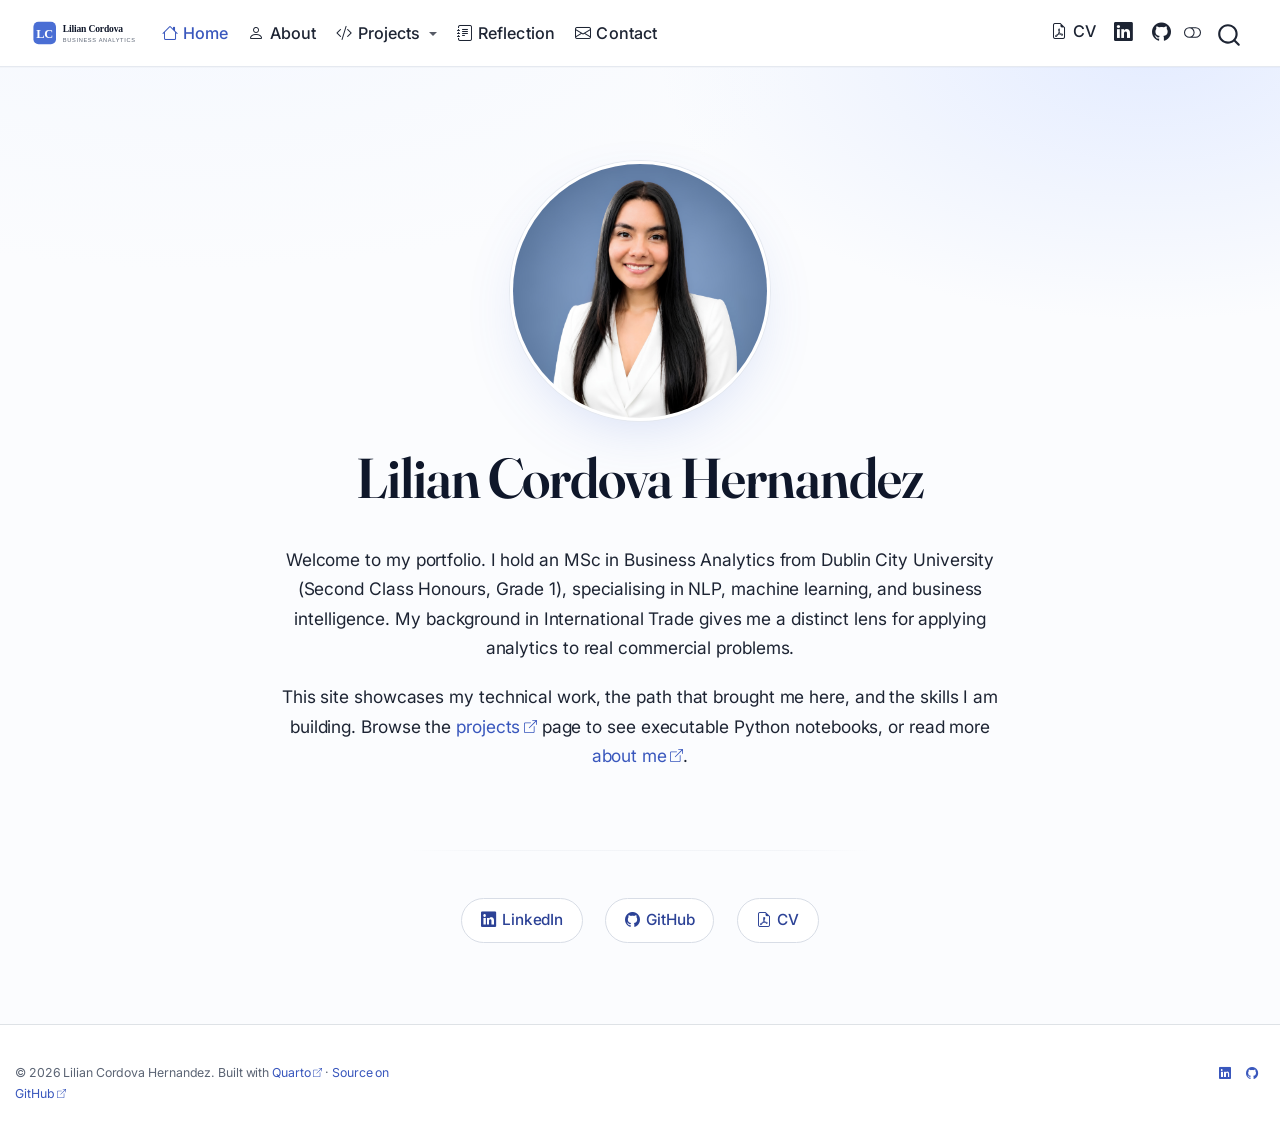
<file: docs/index.html>
<!DOCTYPE html>
<html xmlns="http://www.w3.org/1999/xhtml" lang="en" xml:lang="en"><head>

<meta charset="utf-8">
<meta name="generator" content="quarto-1.8.27">

<meta name="viewport" content="width=device-width, initial-scale=1.0, user-scalable=yes">


<title>Lilian Cordova Hernandez</title>
<style>
code{white-space: pre-wrap;}
span.smallcaps{font-variant: small-caps;}
div.columns{display: flex; gap: min(4vw, 1.5em);}
div.column{flex: auto; overflow-x: auto;}
div.hanging-indent{margin-left: 1.5em; text-indent: -1.5em;}
ul.task-list{list-style: none;}
ul.task-list li input[type="checkbox"] {
  width: 0.8em;
  margin: 0 0.8em 0.2em -1em; /* quarto-specific, see https://github.com/quarto-dev/quarto-cli/issues/4556 */ 
  vertical-align: middle;
}
</style>


<script src="site_libs/quarto-nav/quarto-nav.js"></script>
<script src="site_libs/quarto-nav/headroom.min.js"></script>
<script src="site_libs/clipboard/clipboard.min.js"></script>
<script src="site_libs/quarto-search/autocomplete.umd.js"></script>
<script src="site_libs/quarto-search/fuse.min.js"></script>
<script src="site_libs/quarto-search/quarto-search.js"></script>
<meta name="quarto:offset" content="./">
<link href="./images/favicon.svg" rel="icon" type="image/svg+xml">
<script src="site_libs/quarto-html/quarto.js" type="module"></script>
<script src="site_libs/quarto-html/tabsets/tabsets.js" type="module"></script>
<script src="site_libs/quarto-html/axe/axe-check.js" type="module"></script>
<script src="site_libs/quarto-html/popper.min.js"></script>
<script src="site_libs/quarto-html/tippy.umd.min.js"></script>
<link href="site_libs/quarto-html/tippy.css" rel="stylesheet">
<link href="site_libs/quarto-html/quarto-syntax-highlighting-57df612ce7d31eb042a4162ec1190c32.css" rel="stylesheet" class="quarto-color-scheme" id="quarto-text-highlighting-styles">
<link href="site_libs/quarto-html/quarto-syntax-highlighting-dark-9ce02ba9bf05f77acce06f7d436c50a3.css" rel="stylesheet" class="quarto-color-scheme quarto-color-alternate" id="quarto-text-highlighting-styles">
<link href="site_libs/quarto-html/quarto-syntax-highlighting-57df612ce7d31eb042a4162ec1190c32.css" rel="stylesheet" class="quarto-color-scheme-extra" id="quarto-text-highlighting-styles">
<script src="site_libs/bootstrap/bootstrap.min.js"></script>
<link href="site_libs/bootstrap/bootstrap-icons.css" rel="stylesheet">
<link href="site_libs/bootstrap/bootstrap-cafbf74504e8c92494feddbc5e3c4bea.min.css" rel="stylesheet" append-hash="true" class="quarto-color-scheme" id="quarto-bootstrap" data-mode="light">
<link href="site_libs/bootstrap/bootstrap-dark-274662e6b3faa38f8d456ecc8a73bcf7.min.css" rel="stylesheet" append-hash="true" class="quarto-color-scheme quarto-color-alternate" id="quarto-bootstrap" data-mode="light">
<link href="site_libs/bootstrap/bootstrap-cafbf74504e8c92494feddbc5e3c4bea.min.css" rel="stylesheet" append-hash="true" class="quarto-color-scheme-extra" id="quarto-bootstrap" data-mode="light">
<script id="quarto-search-options" type="application/json">{
  "location": "navbar",
  "copy-button": false,
  "collapse-after": 3,
  "panel-placement": "end",
  "type": "overlay",
  "limit": 50,
  "keyboard-shortcut": [
    "f",
    "/",
    "s"
  ],
  "show-item-context": false,
  "language": {
    "search-no-results-text": "No results",
    "search-matching-documents-text": "matching documents",
    "search-copy-link-title": "Copy link to search",
    "search-hide-matches-text": "Hide additional matches",
    "search-more-match-text": "more match in this document",
    "search-more-matches-text": "more matches in this document",
    "search-clear-button-title": "Clear",
    "search-text-placeholder": "",
    "search-detached-cancel-button-title": "Cancel",
    "search-submit-button-title": "Submit",
    "search-label": "Search"
  }
}</script>
<style>html{ scroll-behavior: smooth; }</style>


<meta property="og:title" content="Lilian Cordova Hernandez">
<meta property="og:description" content="ePortfolio — MSc Business Analytics, Dublin City University.">
<meta property="og:image" content="https://cordova-lilian.github.io/eportfolio/images/profile.png">
<meta property="og:image:height" content="800">
<meta property="og:image:width" content="800">
<meta name="twitter:title" content="Lilian Cordova Hernandez">
<meta name="twitter:description" content="ePortfolio — MSc Business Analytics, Dublin City University.">
<meta name="twitter:image" content="https://cordova-lilian.github.io/eportfolio/images/profile.png">
<meta name="twitter:image-height" content="800">
<meta name="twitter:image-width" content="800">
<meta name="twitter:card" content="summary_large_image">
</head>

<body class="nav-fixed fullcontent quarto-light"><script id="quarto-html-before-body" type="application/javascript">
    const toggleBodyColorMode = (bsSheetEl) => {
      const mode = bsSheetEl.getAttribute("data-mode");
      const bodyEl = window.document.querySelector("body");
      if (mode === "dark") {
        bodyEl.classList.add("quarto-dark");
        bodyEl.classList.remove("quarto-light");
      } else {
        bodyEl.classList.add("quarto-light");
        bodyEl.classList.remove("quarto-dark");
      }
    }
    const toggleBodyColorPrimary = () => {
      const bsSheetEl = window.document.querySelector("link#quarto-bootstrap:not([rel=disabled-stylesheet])");
      if (bsSheetEl) {
        toggleBodyColorMode(bsSheetEl);
      }
    }
    const setColorSchemeToggle = (alternate) => {
      const toggles = window.document.querySelectorAll('.quarto-color-scheme-toggle');
      for (let i=0; i < toggles.length; i++) {
        const toggle = toggles[i];
        if (toggle) {
          if (alternate) {
            toggle.classList.add("alternate");
          } else {
            toggle.classList.remove("alternate");
          }
        }
      }
    };
    const toggleColorMode = (alternate) => {
      // Switch the stylesheets
      const primaryStylesheets = window.document.querySelectorAll('link.quarto-color-scheme:not(.quarto-color-alternate)');
      const alternateStylesheets = window.document.querySelectorAll('link.quarto-color-scheme.quarto-color-alternate');
      manageTransitions('#quarto-margin-sidebar .nav-link', false);
      if (alternate) {
        // note: dark is layered on light, we don't disable primary!
        enableStylesheet(alternateStylesheets);
        for (const sheetNode of alternateStylesheets) {
          if (sheetNode.id === "quarto-bootstrap") {
            toggleBodyColorMode(sheetNode);
          }
        }
      } else {
        disableStylesheet(alternateStylesheets);
        enableStylesheet(primaryStylesheets)
        toggleBodyColorPrimary();
      }
      manageTransitions('#quarto-margin-sidebar .nav-link', true);
      // Switch the toggles
      setColorSchemeToggle(alternate)
      // Hack to workaround the fact that safari doesn't
      // properly recolor the scrollbar when toggling (#1455)
      if (navigator.userAgent.indexOf('Safari') > 0 && navigator.userAgent.indexOf('Chrome') == -1) {
        manageTransitions("body", false);
        window.scrollTo(0, 1);
        setTimeout(() => {
          window.scrollTo(0, 0);
          manageTransitions("body", true);
        }, 40);
      }
    }
    const disableStylesheet = (stylesheets) => {
      for (let i=0; i < stylesheets.length; i++) {
        const stylesheet = stylesheets[i];
        stylesheet.rel = 'disabled-stylesheet';
      }
    }
    const enableStylesheet = (stylesheets) => {
      for (let i=0; i < stylesheets.length; i++) {
        const stylesheet = stylesheets[i];
        if(stylesheet.rel !== 'stylesheet') { // for Chrome, which will still FOUC without this check
          stylesheet.rel = 'stylesheet';
        }
      }
    }
    const manageTransitions = (selector, allowTransitions) => {
      const els = window.document.querySelectorAll(selector);
      for (let i=0; i < els.length; i++) {
        const el = els[i];
        if (allowTransitions) {
          el.classList.remove('notransition');
        } else {
          el.classList.add('notransition');
        }
      }
    }
    const isFileUrl = () => {
      return window.location.protocol === 'file:';
    }
    const hasAlternateSentinel = () => {
      let styleSentinel = getColorSchemeSentinel();
      if (styleSentinel !== null) {
        return styleSentinel === "alternate";
      } else {
        return false;
      }
    }
    const setStyleSentinel = (alternate) => {
      const value = alternate ? "alternate" : "default";
      if (!isFileUrl()) {
        window.localStorage.setItem("quarto-color-scheme", value);
      } else {
        localAlternateSentinel = value;
      }
    }
    const getColorSchemeSentinel = () => {
      if (!isFileUrl()) {
        const storageValue = window.localStorage.getItem("quarto-color-scheme");
        return storageValue != null ? storageValue : localAlternateSentinel;
      } else {
        return localAlternateSentinel;
      }
    }
    const toggleGiscusIfUsed = (isAlternate, darkModeDefault) => {
      const baseTheme = document.querySelector('#giscus-base-theme')?.value ?? 'light';
      const alternateTheme = document.querySelector('#giscus-alt-theme')?.value ?? 'dark';
      let newTheme = '';
      if(authorPrefersDark) {
        newTheme = isAlternate ? baseTheme : alternateTheme;
      } else {
        newTheme = isAlternate ? alternateTheme : baseTheme;
      }
      const changeGiscusTheme = () => {
        // From: https://github.com/giscus/giscus/issues/336
        const sendMessage = (message) => {
          const iframe = document.querySelector('iframe.giscus-frame');
          if (!iframe) return;
          iframe.contentWindow.postMessage({ giscus: message }, 'https://giscus.app');
        }
        sendMessage({
          setConfig: {
            theme: newTheme
          }
        });
      }
      const isGiscussLoaded = window.document.querySelector('iframe.giscus-frame') !== null;
      if (isGiscussLoaded) {
        changeGiscusTheme();
      }
    };
    const authorPrefersDark = false;
    const darkModeDefault = authorPrefersDark;
      document.querySelector('link#quarto-text-highlighting-styles.quarto-color-scheme-extra').rel = 'disabled-stylesheet';
      document.querySelector('link#quarto-bootstrap.quarto-color-scheme-extra').rel = 'disabled-stylesheet';
    let localAlternateSentinel = darkModeDefault ? 'alternate' : 'default';
    // Dark / light mode switch
    window.quartoToggleColorScheme = () => {
      // Read the current dark / light value
      let toAlternate = !hasAlternateSentinel();
      toggleColorMode(toAlternate);
      setStyleSentinel(toAlternate);
      toggleGiscusIfUsed(toAlternate, darkModeDefault);
      window.dispatchEvent(new Event('resize'));
    };
    // Switch to dark mode if need be
    if (hasAlternateSentinel()) {
      toggleColorMode(true);
    } else {
      toggleColorMode(false);
    }
  </script>

<div id="quarto-search-results"></div>
  <header id="quarto-header" class="headroom fixed-top">
    <nav class="navbar navbar-expand-lg " data-bs-theme="dark">
      <div class="navbar-container container-fluid">
      <div class="navbar-brand-container mx-auto">
    <a href="./index.html" class="navbar-brand navbar-brand-logo">
    <img src="./images/logo.svg" alt="Lilian Cordova Hernandez" class="navbar-logo light-content">
    <img src="./images/logo.svg" alt="Lilian Cordova Hernandez" class="navbar-logo dark-content">
    </a>
  </div>
            <div id="quarto-search" class="" title="Search"></div>
          <button class="navbar-toggler" type="button" data-bs-toggle="collapse" data-bs-target="#navbarCollapse" aria-controls="navbarCollapse" role="menu" aria-expanded="false" aria-label="Toggle navigation" onclick="if (window.quartoToggleHeadroom) { window.quartoToggleHeadroom(); }">
  <span class="navbar-toggler-icon"></span>
</button>
          <div class="collapse navbar-collapse" id="navbarCollapse">
            <ul class="navbar-nav navbar-nav-scroll me-auto">
  <li class="nav-item">
    <a class="nav-link active" href="./index.html" aria-current="page"> <i class="bi bi-house" role="img">
</i> 
<span class="menu-text">Home</span></a>
  </li>  
  <li class="nav-item">
    <a class="nav-link" href="./about.html"> <i class="bi bi-person" role="img">
</i> 
<span class="menu-text">About</span></a>
  </li>  
  <li class="nav-item dropdown ">
    <a class="nav-link dropdown-toggle" href="#" id="nav-menu-projects" role="link" data-bs-toggle="dropdown" aria-expanded="false">
      <i class="bi bi-code-slash" role="img">
</i> 
 <span class="menu-text">Projects</span>
    </a>
    <ul class="dropdown-menu" aria-labelledby="nav-menu-projects">    
        <li>
    <a class="dropdown-item" href="./projects/index.html">
 <span class="dropdown-text">All projects</span></a>
  </li>  
        <li>
    <a class="dropdown-item" href="./projects/list/sentiment_analysis.html">
 <span class="dropdown-text">Financial Sentiment Analysis</span></a>
  </li>  
        <li>
    <a class="dropdown-item" href="./projects/list/fraud_detection.html">
 <span class="dropdown-text">Fraud Detection</span></a>
  </li>  
        <li>
    <a class="dropdown-item" href="./projects/list/ai_content_pipeline.html">
 <span class="dropdown-text">AI Content Production Pipeline</span></a>
  </li>  
        <li>
    <a class="dropdown-item" href="./projects/list/product_performance_analysis.html">
 <span class="dropdown-text">AutoMotion Co.&nbsp;Dashboard (Power BI)</span></a>
  </li>  
    </ul>
  </li>
  <li class="nav-item">
    <a class="nav-link" href="./reflection.html"> <i class="bi bi-journal-text" role="img">
</i> 
<span class="menu-text">Reflection</span></a>
  </li>  
  <li class="nav-item">
    <a class="nav-link" href="./contact.html"> <i class="bi bi-envelope" role="img">
</i> 
<span class="menu-text">Contact</span></a>
  </li>  
</ul>
            <ul class="navbar-nav navbar-nav-scroll ms-auto">
  <li class="nav-item">
    <a class="nav-link" href="./cv/cv.pdf" target="_blank"> <i class="bi bi-file-earmark-pdf" role="img">
</i> 
<span class="menu-text">CV</span></a>
  </li>  
  <li class="nav-item compact">
    <a class="nav-link" href="https://www.linkedin.com/in/lilian-cordova-hernandez-916a37232/" target="_blank"> <i class="bi bi-linkedin" role="img" aria-label="LinkedIn">
</i> 
<span class="menu-text"></span></a>
  </li>  
  <li class="nav-item compact">
    <a class="nav-link" href="https://github.com/cordova-lilian" target="_blank"> <i class="bi bi-github" role="img" aria-label="GitHub">
</i> 
<span class="menu-text"></span></a>
  </li>  
</ul>
          </div> <!-- /navcollapse -->
            <div class="quarto-navbar-tools">
  <a href="" class="quarto-color-scheme-toggle quarto-navigation-tool  px-1" onclick="window.quartoToggleColorScheme(); return false;" title="Toggle dark mode"><i class="bi"></i></a>
</div>
      </div> <!-- /container-fluid -->
    </nav>
</header>
<!-- content -->
<div id="quarto-content" class="quarto-container page-columns page-rows-contents page-layout-article page-navbar">
<!-- sidebar -->
<!-- margin-sidebar -->
    
<!-- main -->
<div class="quarto-about-jolla">
  <img src="images/profile.png" class="about-image
  round " style="height: 15em; width: 15em;">
 <header id="title-block-header" class="quarto-title-block default">
<div class="quarto-title">
<h1 class="title">Lilian Cordova Hernandez</h1>
</div>
<div class="quarto-title-meta">
  </div>
</header><main class="content" id="quarto-document-content">

<p>Welcome to my portfolio. I hold an MSc in Business Analytics from Dublin City University (Second Class Honours, Grade 1), specialising in NLP, machine learning, and business intelligence. My background in International Trade gives me a distinct lens for applying analytics to real commercial problems.</p>
<p>This site showcases my technical work, the path that brought me here, and the skills I am building. Browse the <a href="./projects/index.html">projects</a> page to see executable Python notebooks, or read more <a href="./about.html">about me</a>.</p>


</main> 
  <hr class="about-sep">
   <div class="about-links">
  <a href="https://www.linkedin.com/in/lilian-cordova-hernandez-916a37232/" class="about-link" rel="" target="_blank">
    <i class="bi bi-linkedin"></i>
     <span class="about-link-text">LinkedIn</span>
  </a>
  <a href="https://github.com/cordova-lilian" class="about-link" rel="" target="_blank">
    <i class="bi bi-github"></i>
     <span class="about-link-text">GitHub</span>
  </a>
  <a href="https://cordova-lilian.github.io/eportfolio/cv/cv.pdf" class="about-link" rel="" target="_blank">
    <i class="bi bi-file-earmark-pdf"></i>
     <span class="about-link-text">CV</span>
  </a>
</div>
</div>
 <!-- /main -->
<script id="quarto-html-after-body" type="application/javascript">
  window.document.addEventListener("DOMContentLoaded", function (event) {
    // Ensure there is a toggle, if there isn't float one in the top right
    if (window.document.querySelector('.quarto-color-scheme-toggle') === null) {
      const a = window.document.createElement('a');
      a.classList.add('top-right');
      a.classList.add('quarto-color-scheme-toggle');
      a.href = "";
      a.onclick = function() { try { window.quartoToggleColorScheme(); } catch {} return false; };
      const i = window.document.createElement("i");
      i.classList.add('bi');
      a.appendChild(i);
      window.document.body.appendChild(a);
    }
    setColorSchemeToggle(hasAlternateSentinel())
    const isCodeAnnotation = (el) => {
      for (const clz of el.classList) {
        if (clz.startsWith('code-annotation-')) {                     
          return true;
        }
      }
      return false;
    }
    const onCopySuccess = function(e) {
      // button target
      const button = e.trigger;
      // don't keep focus
      button.blur();
      // flash "checked"
      button.classList.add('code-copy-button-checked');
      var currentTitle = button.getAttribute("title");
      button.setAttribute("title", "Copied!");
      let tooltip;
      if (window.bootstrap) {
        button.setAttribute("data-bs-toggle", "tooltip");
        button.setAttribute("data-bs-placement", "left");
        button.setAttribute("data-bs-title", "Copied!");
        tooltip = new bootstrap.Tooltip(button, 
          { trigger: "manual", 
            customClass: "code-copy-button-tooltip",
            offset: [0, -8]});
        tooltip.show();    
      }
      setTimeout(function() {
        if (tooltip) {
          tooltip.hide();
          button.removeAttribute("data-bs-title");
          button.removeAttribute("data-bs-toggle");
          button.removeAttribute("data-bs-placement");
        }
        button.setAttribute("title", currentTitle);
        button.classList.remove('code-copy-button-checked');
      }, 1000);
      // clear code selection
      e.clearSelection();
    }
    const getTextToCopy = function(trigger) {
      const outerScaffold = trigger.parentElement.cloneNode(true);
      const codeEl = outerScaffold.querySelector('code');
      for (const childEl of codeEl.children) {
        if (isCodeAnnotation(childEl)) {
          childEl.remove();
        }
      }
      return codeEl.innerText;
    }
    const clipboard = new window.ClipboardJS('.code-copy-button:not([data-in-quarto-modal])', {
      text: getTextToCopy
    });
    clipboard.on('success', onCopySuccess);
    if (window.document.getElementById('quarto-embedded-source-code-modal')) {
      const clipboardModal = new window.ClipboardJS('.code-copy-button[data-in-quarto-modal]', {
        text: getTextToCopy,
        container: window.document.getElementById('quarto-embedded-source-code-modal')
      });
      clipboardModal.on('success', onCopySuccess);
    }
      var localhostRegex = new RegExp(/^(?:http|https):\/\/localhost\:?[0-9]*\//);
      var mailtoRegex = new RegExp(/^mailto:/);
        var filterRegex = new RegExp("https:\/\/cordova-lilian\.github\.io\/eportfolio");
      var isInternal = (href) => {
          return filterRegex.test(href) || localhostRegex.test(href) || mailtoRegex.test(href);
      }
      // Inspect non-navigation links and adorn them if external
     var links = window.document.querySelectorAll('a[href]:not(.nav-link):not(.navbar-brand):not(.toc-action):not(.sidebar-link):not(.sidebar-item-toggle):not(.pagination-link):not(.no-external):not([aria-hidden]):not(.dropdown-item):not(.quarto-navigation-tool):not(.about-link)');
      for (var i=0; i<links.length; i++) {
        const link = links[i];
        if (!isInternal(link.href)) {
          // undo the damage that might have been done by quarto-nav.js in the case of
          // links that we want to consider external
          if (link.dataset.originalHref !== undefined) {
            link.href = link.dataset.originalHref;
          }
            // target, if specified
            link.setAttribute("target", "_blank");
            if (link.getAttribute("rel") === null) {
              link.setAttribute("rel", "noopener");
            }
            // default icon
            link.classList.add("external");
        }
      }
    function tippyHover(el, contentFn, onTriggerFn, onUntriggerFn) {
      const config = {
        allowHTML: true,
        maxWidth: 500,
        delay: 100,
        arrow: false,
        appendTo: function(el) {
            return el.parentElement;
        },
        interactive: true,
        interactiveBorder: 10,
        theme: 'quarto',
        placement: 'bottom-start',
      };
      if (contentFn) {
        config.content = contentFn;
      }
      if (onTriggerFn) {
        config.onTrigger = onTriggerFn;
      }
      if (onUntriggerFn) {
        config.onUntrigger = onUntriggerFn;
      }
      window.tippy(el, config); 
    }
    const noterefs = window.document.querySelectorAll('a[role="doc-noteref"]');
    for (var i=0; i<noterefs.length; i++) {
      const ref = noterefs[i];
      tippyHover(ref, function() {
        // use id or data attribute instead here
        let href = ref.getAttribute('data-footnote-href') || ref.getAttribute('href');
        try { href = new URL(href).hash; } catch {}
        const id = href.replace(/^#\/?/, "");
        const note = window.document.getElementById(id);
        if (note) {
          return note.innerHTML;
        } else {
          return "";
        }
      });
    }
    const xrefs = window.document.querySelectorAll('a.quarto-xref');
    const processXRef = (id, note) => {
      // Strip column container classes
      const stripColumnClz = (el) => {
        el.classList.remove("page-full", "page-columns");
        if (el.children) {
          for (const child of el.children) {
            stripColumnClz(child);
          }
        }
      }
      stripColumnClz(note)
      if (id === null || id.startsWith('sec-')) {
        // Special case sections, only their first couple elements
        const container = document.createElement("div");
        if (note.children && note.children.length > 2) {
          container.appendChild(note.children[0].cloneNode(true));
          for (let i = 1; i < note.children.length; i++) {
            const child = note.children[i];
            if (child.tagName === "P" && child.innerText === "") {
              continue;
            } else {
              container.appendChild(child.cloneNode(true));
              break;
            }
          }
          if (window.Quarto?.typesetMath) {
            window.Quarto.typesetMath(container);
          }
          return container.innerHTML
        } else {
          if (window.Quarto?.typesetMath) {
            window.Quarto.typesetMath(note);
          }
          return note.innerHTML;
        }
      } else {
        // Remove any anchor links if they are present
        const anchorLink = note.querySelector('a.anchorjs-link');
        if (anchorLink) {
          anchorLink.remove();
        }
        if (window.Quarto?.typesetMath) {
          window.Quarto.typesetMath(note);
        }
        if (note.classList.contains("callout")) {
          return note.outerHTML;
        } else {
          return note.innerHTML;
        }
      }
    }
    for (var i=0; i<xrefs.length; i++) {
      const xref = xrefs[i];
      tippyHover(xref, undefined, function(instance) {
        instance.disable();
        let url = xref.getAttribute('href');
        let hash = undefined; 
        if (url.startsWith('#')) {
          hash = url;
        } else {
          try { hash = new URL(url).hash; } catch {}
        }
        if (hash) {
          const id = hash.replace(/^#\/?/, "");
          const note = window.document.getElementById(id);
          if (note !== null) {
            try {
              const html = processXRef(id, note.cloneNode(true));
              instance.setContent(html);
            } finally {
              instance.enable();
              instance.show();
            }
          } else {
            // See if we can fetch this
            fetch(url.split('#')[0])
            .then(res => res.text())
            .then(html => {
              const parser = new DOMParser();
              const htmlDoc = parser.parseFromString(html, "text/html");
              const note = htmlDoc.getElementById(id);
              if (note !== null) {
                const html = processXRef(id, note);
                instance.setContent(html);
              } 
            }).finally(() => {
              instance.enable();
              instance.show();
            });
          }
        } else {
          // See if we can fetch a full url (with no hash to target)
          // This is a special case and we should probably do some content thinning / targeting
          fetch(url)
          .then(res => res.text())
          .then(html => {
            const parser = new DOMParser();
            const htmlDoc = parser.parseFromString(html, "text/html");
            const note = htmlDoc.querySelector('main.content');
            if (note !== null) {
              // This should only happen for chapter cross references
              // (since there is no id in the URL)
              // remove the first header
              if (note.children.length > 0 && note.children[0].tagName === "HEADER") {
                note.children[0].remove();
              }
              const html = processXRef(null, note);
              instance.setContent(html);
            } 
          }).finally(() => {
            instance.enable();
            instance.show();
          });
        }
      }, function(instance) {
      });
    }
        let selectedAnnoteEl;
        const selectorForAnnotation = ( cell, annotation) => {
          let cellAttr = 'data-code-cell="' + cell + '"';
          let lineAttr = 'data-code-annotation="' +  annotation + '"';
          const selector = 'span[' + cellAttr + '][' + lineAttr + ']';
          return selector;
        }
        const selectCodeLines = (annoteEl) => {
          const doc = window.document;
          const targetCell = annoteEl.getAttribute("data-target-cell");
          const targetAnnotation = annoteEl.getAttribute("data-target-annotation");
          const annoteSpan = window.document.querySelector(selectorForAnnotation(targetCell, targetAnnotation));
          const lines = annoteSpan.getAttribute("data-code-lines").split(",");
          const lineIds = lines.map((line) => {
            return targetCell + "-" + line;
          })
          let top = null;
          let height = null;
          let parent = null;
          if (lineIds.length > 0) {
              //compute the position of the single el (top and bottom and make a div)
              const el = window.document.getElementById(lineIds[0]);
              top = el.offsetTop;
              height = el.offsetHeight;
              parent = el.parentElement.parentElement;
            if (lineIds.length > 1) {
              const lastEl = window.document.getElementById(lineIds[lineIds.length - 1]);
              const bottom = lastEl.offsetTop + lastEl.offsetHeight;
              height = bottom - top;
            }
            if (top !== null && height !== null && parent !== null) {
              // cook up a div (if necessary) and position it 
              let div = window.document.getElementById("code-annotation-line-highlight");
              if (div === null) {
                div = window.document.createElement("div");
                div.setAttribute("id", "code-annotation-line-highlight");
                div.style.position = 'absolute';
                parent.appendChild(div);
              }
              div.style.top = top - 2 + "px";
              div.style.height = height + 4 + "px";
              div.style.left = 0;
              let gutterDiv = window.document.getElementById("code-annotation-line-highlight-gutter");
              if (gutterDiv === null) {
                gutterDiv = window.document.createElement("div");
                gutterDiv.setAttribute("id", "code-annotation-line-highlight-gutter");
                gutterDiv.style.position = 'absolute';
                const codeCell = window.document.getElementById(targetCell);
                const gutter = codeCell.querySelector('.code-annotation-gutter');
                gutter.appendChild(gutterDiv);
              }
              gutterDiv.style.top = top - 2 + "px";
              gutterDiv.style.height = height + 4 + "px";
            }
            selectedAnnoteEl = annoteEl;
          }
        };
        const unselectCodeLines = () => {
          const elementsIds = ["code-annotation-line-highlight", "code-annotation-line-highlight-gutter"];
          elementsIds.forEach((elId) => {
            const div = window.document.getElementById(elId);
            if (div) {
              div.remove();
            }
          });
          selectedAnnoteEl = undefined;
        };
          // Handle positioning of the toggle
      window.addEventListener(
        "resize",
        throttle(() => {
          elRect = undefined;
          if (selectedAnnoteEl) {
            selectCodeLines(selectedAnnoteEl);
          }
        }, 10)
      );
      function throttle(fn, ms) {
      let throttle = false;
      let timer;
        return (...args) => {
          if(!throttle) { // first call gets through
              fn.apply(this, args);
              throttle = true;
          } else { // all the others get throttled
              if(timer) clearTimeout(timer); // cancel #2
              timer = setTimeout(() => {
                fn.apply(this, args);
                timer = throttle = false;
              }, ms);
          }
        };
      }
        // Attach click handler to the DT
        const annoteDls = window.document.querySelectorAll('dt[data-target-cell]');
        for (const annoteDlNode of annoteDls) {
          annoteDlNode.addEventListener('click', (event) => {
            const clickedEl = event.target;
            if (clickedEl !== selectedAnnoteEl) {
              unselectCodeLines();
              const activeEl = window.document.querySelector('dt[data-target-cell].code-annotation-active');
              if (activeEl) {
                activeEl.classList.remove('code-annotation-active');
              }
              selectCodeLines(clickedEl);
              clickedEl.classList.add('code-annotation-active');
            } else {
              // Unselect the line
              unselectCodeLines();
              clickedEl.classList.remove('code-annotation-active');
            }
          });
        }
    const findCites = (el) => {
      const parentEl = el.parentElement;
      if (parentEl) {
        const cites = parentEl.dataset.cites;
        if (cites) {
          return {
            el,
            cites: cites.split(' ')
          };
        } else {
          return findCites(el.parentElement)
        }
      } else {
        return undefined;
      }
    };
    var bibliorefs = window.document.querySelectorAll('a[role="doc-biblioref"]');
    for (var i=0; i<bibliorefs.length; i++) {
      const ref = bibliorefs[i];
      const citeInfo = findCites(ref);
      if (citeInfo) {
        tippyHover(citeInfo.el, function() {
          var popup = window.document.createElement('div');
          citeInfo.cites.forEach(function(cite) {
            var citeDiv = window.document.createElement('div');
            citeDiv.classList.add('hanging-indent');
            citeDiv.classList.add('csl-entry');
            var biblioDiv = window.document.getElementById('ref-' + cite);
            if (biblioDiv) {
              citeDiv.innerHTML = biblioDiv.innerHTML;
            }
            popup.appendChild(citeDiv);
          });
          return popup.innerHTML;
        });
      }
    }
  });
  </script>
</div> <!-- /content -->
<footer class="footer">
  <div class="nav-footer">
    <div class="nav-footer-left">
<p>© 2026 Lilian Cordova Hernandez. Built with <a href="https://quarto.org/">Quarto</a> · <a href="https://github.com/cordova-lilian/eportfolio">Source on GitHub</a></p>
</div>   
    <div class="nav-footer-center">
      &nbsp;
    </div>
    <div class="nav-footer-right">
      <ul class="footer-items list-unstyled">
    <li class="nav-item compact">
    <a class="nav-link" href="https://www.linkedin.com/in/lilian-cordova-hernandez-916a37232/">
      <i class="bi bi-linkedin" role="img" aria-label="LinkedIn">
</i> 
    </a>
  </li>  
    <li class="nav-item compact">
    <a class="nav-link" href="https://github.com/cordova-lilian">
      <i class="bi bi-github" role="img" aria-label="GitHub">
</i> 
    </a>
  </li>  
</ul>
    </div>
  </div>
</footer>




<script src="site_libs/quarto-html/zenscroll-min.js"></script>
</body></html>
</file>
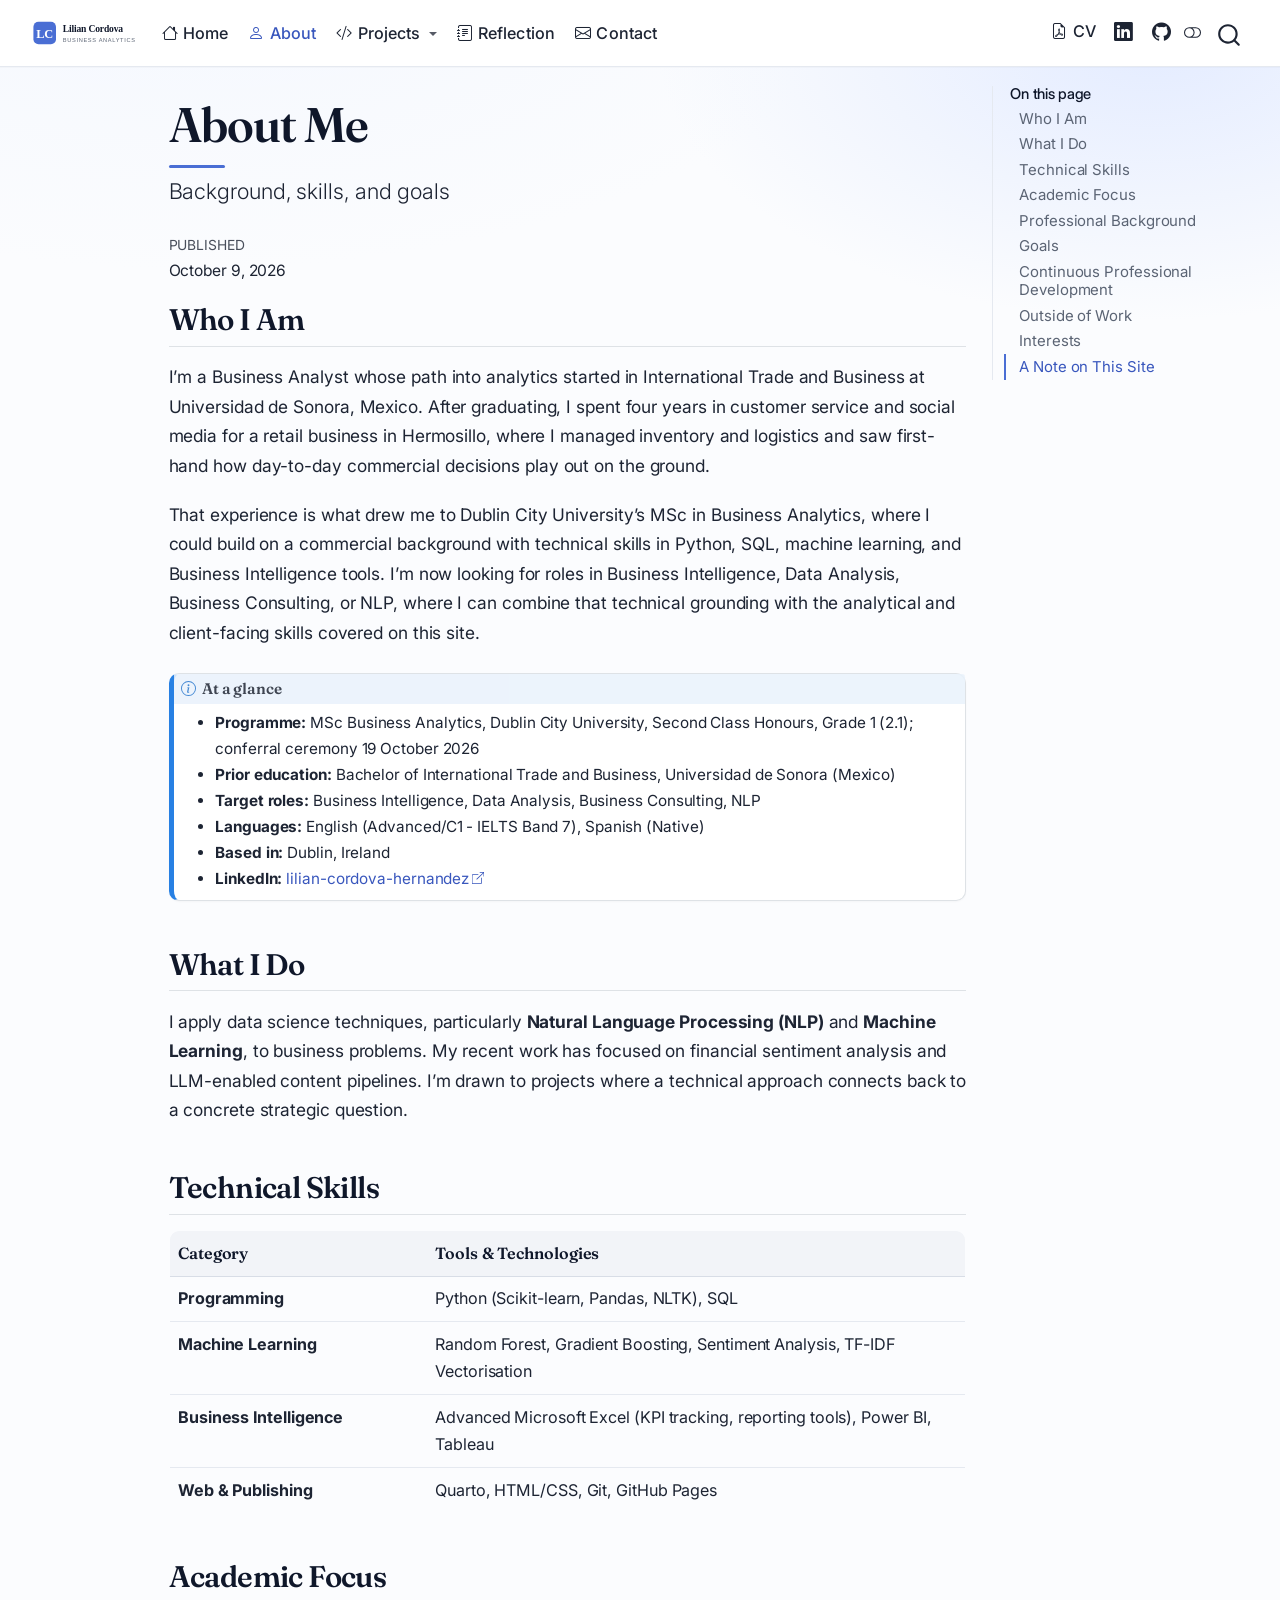
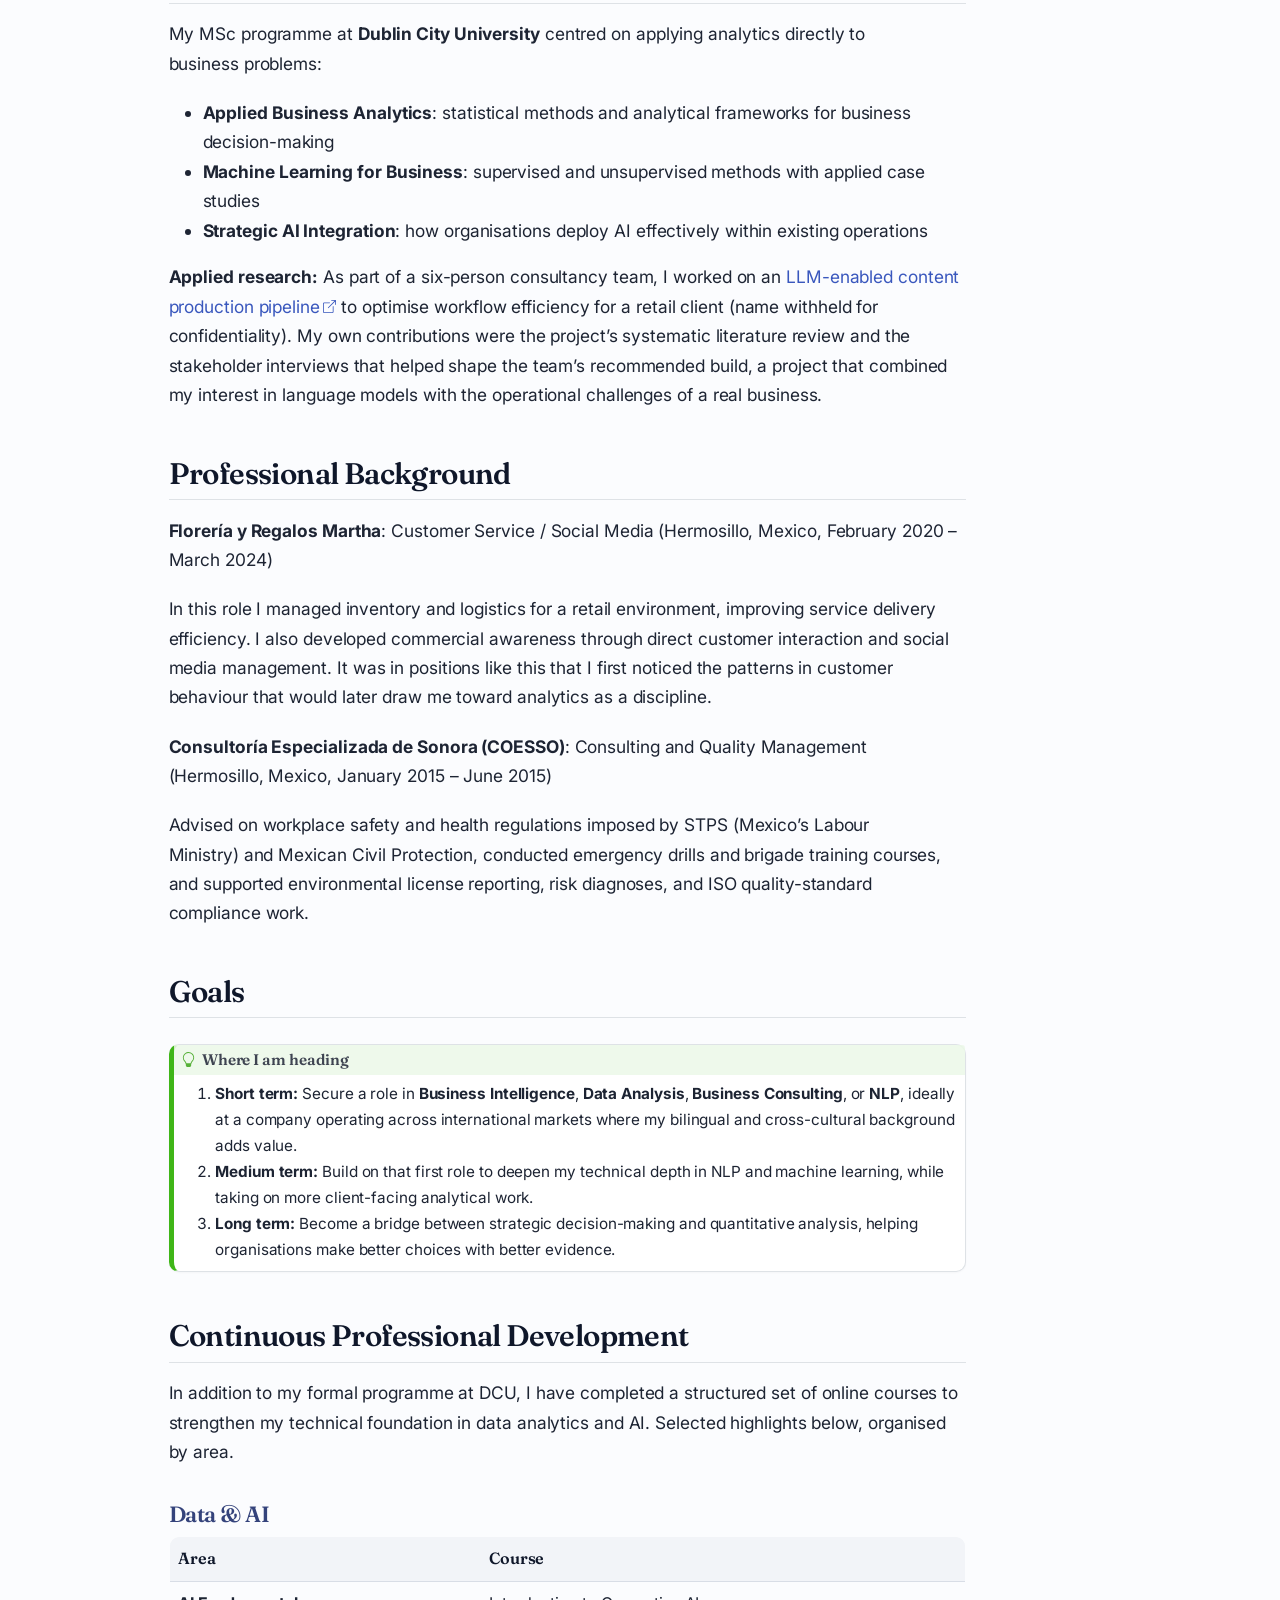
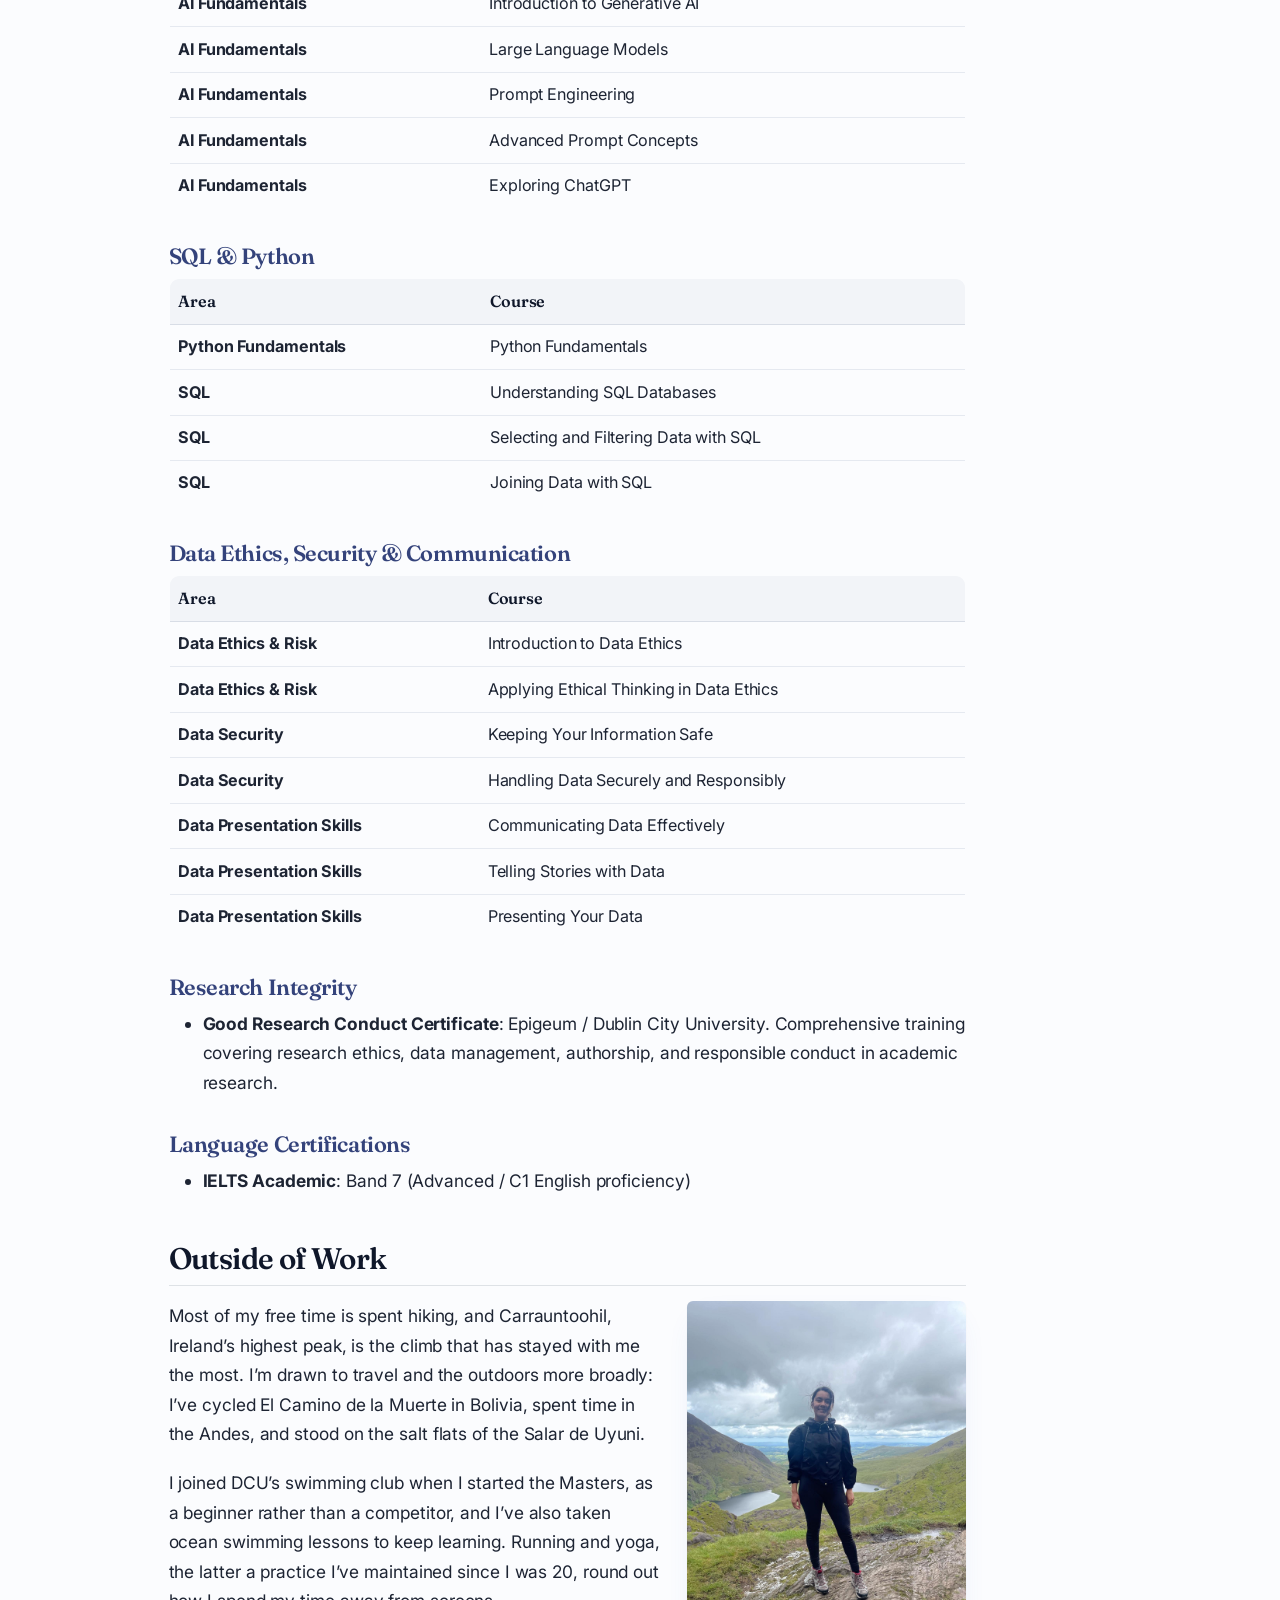
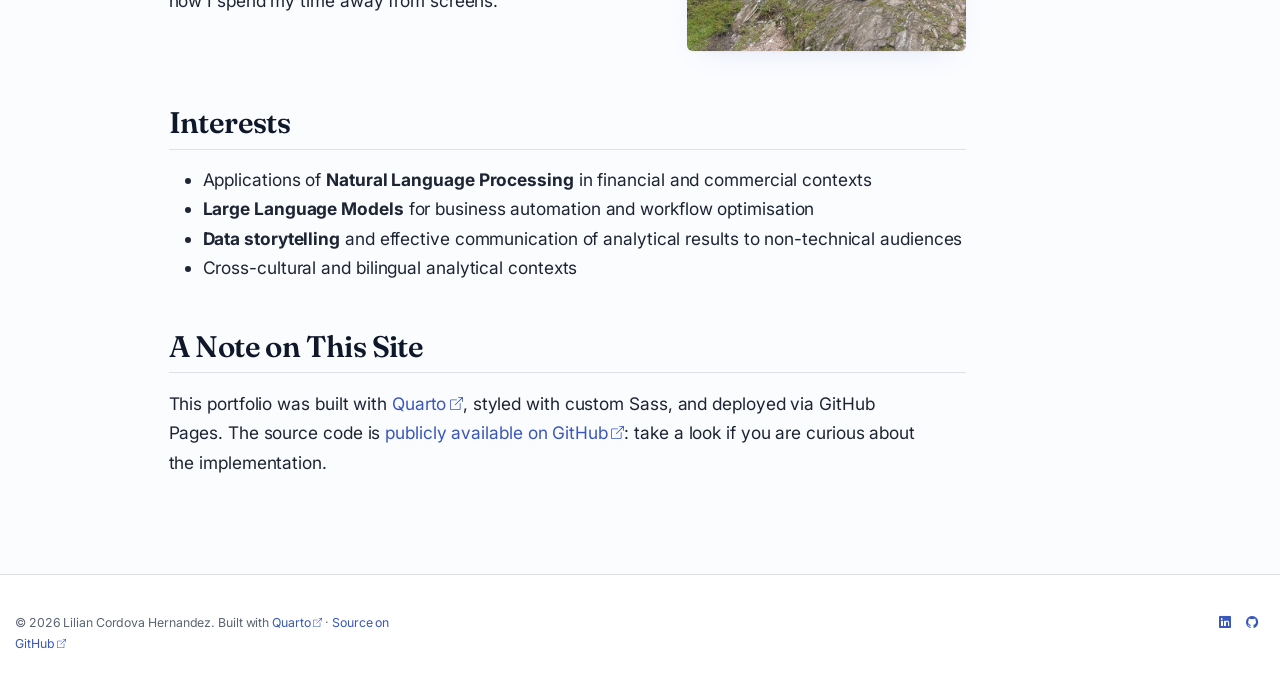
<file: docs/about.html>
<!DOCTYPE html>
<html xmlns="http://www.w3.org/1999/xhtml" lang="en" xml:lang="en"><head>

<meta charset="utf-8">
<meta name="generator" content="quarto-1.8.27">

<meta name="viewport" content="width=device-width, initial-scale=1.0, user-scalable=yes">

<meta name="dcterms.date" content="2026-10-09">

<title>About Me</title>
<style>
code{white-space: pre-wrap;}
span.smallcaps{font-variant: small-caps;}
div.columns{display: flex; gap: min(4vw, 1.5em);}
div.column{flex: auto; overflow-x: auto;}
div.hanging-indent{margin-left: 1.5em; text-indent: -1.5em;}
ul.task-list{list-style: none;}
ul.task-list li input[type="checkbox"] {
  width: 0.8em;
  margin: 0 0.8em 0.2em -1em; /* quarto-specific, see https://github.com/quarto-dev/quarto-cli/issues/4556 */ 
  vertical-align: middle;
}
</style>


<script src="site_libs/quarto-nav/quarto-nav.js"></script>
<script src="site_libs/quarto-nav/headroom.min.js"></script>
<script src="site_libs/clipboard/clipboard.min.js"></script>
<script src="site_libs/quarto-search/autocomplete.umd.js"></script>
<script src="site_libs/quarto-search/fuse.min.js"></script>
<script src="site_libs/quarto-search/quarto-search.js"></script>
<meta name="quarto:offset" content="./">
<link href="./images/favicon.svg" rel="icon" type="image/svg+xml">
<script src="site_libs/quarto-html/quarto.js" type="module"></script>
<script src="site_libs/quarto-html/tabsets/tabsets.js" type="module"></script>
<script src="site_libs/quarto-html/axe/axe-check.js" type="module"></script>
<script src="site_libs/quarto-html/popper.min.js"></script>
<script src="site_libs/quarto-html/tippy.umd.min.js"></script>
<script src="site_libs/quarto-html/anchor.min.js"></script>
<link href="site_libs/quarto-html/tippy.css" rel="stylesheet">
<link href="site_libs/quarto-html/quarto-syntax-highlighting-57df612ce7d31eb042a4162ec1190c32.css" rel="stylesheet" class="quarto-color-scheme" id="quarto-text-highlighting-styles">
<link href="site_libs/quarto-html/quarto-syntax-highlighting-dark-9ce02ba9bf05f77acce06f7d436c50a3.css" rel="stylesheet" class="quarto-color-scheme quarto-color-alternate" id="quarto-text-highlighting-styles">
<link href="site_libs/quarto-html/quarto-syntax-highlighting-57df612ce7d31eb042a4162ec1190c32.css" rel="stylesheet" class="quarto-color-scheme-extra" id="quarto-text-highlighting-styles">
<script src="site_libs/bootstrap/bootstrap.min.js"></script>
<link href="site_libs/bootstrap/bootstrap-icons.css" rel="stylesheet">
<link href="site_libs/bootstrap/bootstrap-cafbf74504e8c92494feddbc5e3c4bea.min.css" rel="stylesheet" append-hash="true" class="quarto-color-scheme" id="quarto-bootstrap" data-mode="light">
<link href="site_libs/bootstrap/bootstrap-dark-274662e6b3faa38f8d456ecc8a73bcf7.min.css" rel="stylesheet" append-hash="true" class="quarto-color-scheme quarto-color-alternate" id="quarto-bootstrap" data-mode="light">
<link href="site_libs/bootstrap/bootstrap-cafbf74504e8c92494feddbc5e3c4bea.min.css" rel="stylesheet" append-hash="true" class="quarto-color-scheme-extra" id="quarto-bootstrap" data-mode="light">
<script id="quarto-search-options" type="application/json">{
  "location": "navbar",
  "copy-button": false,
  "collapse-after": 3,
  "panel-placement": "end",
  "type": "overlay",
  "limit": 50,
  "keyboard-shortcut": [
    "f",
    "/",
    "s"
  ],
  "show-item-context": false,
  "language": {
    "search-no-results-text": "No results",
    "search-matching-documents-text": "matching documents",
    "search-copy-link-title": "Copy link to search",
    "search-hide-matches-text": "Hide additional matches",
    "search-more-match-text": "more match in this document",
    "search-more-matches-text": "more matches in this document",
    "search-clear-button-title": "Clear",
    "search-text-placeholder": "",
    "search-detached-cancel-button-title": "Cancel",
    "search-submit-button-title": "Submit",
    "search-label": "Search"
  }
}</script>
<style>html{ scroll-behavior: smooth; }</style>


<meta property="og:title" content="About Me">
<meta property="og:description" content="Background, skills, and goals">
<meta property="og:image" content="https://cordova-lilian.github.io/eportfolio/carrauntoohil.jpg">
<meta property="og:image:alt" content="Photo from the hike up Carrauntoohil, Ireland’s highest peak.">
<meta name="twitter:title" content="About Me">
<meta name="twitter:description" content="Background, skills, and goals">
<meta name="twitter:image" content="https://cordova-lilian.github.io/eportfolio/carrauntoohil.jpg">
<meta name="twitter:image:alt" content="Photo from the hike up Carrauntoohil, Ireland’s highest peak.">
<meta name="twitter:card" content="summary_large_image">
</head>

<body class="nav-fixed quarto-light"><script id="quarto-html-before-body" type="application/javascript">
    const toggleBodyColorMode = (bsSheetEl) => {
      const mode = bsSheetEl.getAttribute("data-mode");
      const bodyEl = window.document.querySelector("body");
      if (mode === "dark") {
        bodyEl.classList.add("quarto-dark");
        bodyEl.classList.remove("quarto-light");
      } else {
        bodyEl.classList.add("quarto-light");
        bodyEl.classList.remove("quarto-dark");
      }
    }
    const toggleBodyColorPrimary = () => {
      const bsSheetEl = window.document.querySelector("link#quarto-bootstrap:not([rel=disabled-stylesheet])");
      if (bsSheetEl) {
        toggleBodyColorMode(bsSheetEl);
      }
    }
    const setColorSchemeToggle = (alternate) => {
      const toggles = window.document.querySelectorAll('.quarto-color-scheme-toggle');
      for (let i=0; i < toggles.length; i++) {
        const toggle = toggles[i];
        if (toggle) {
          if (alternate) {
            toggle.classList.add("alternate");
          } else {
            toggle.classList.remove("alternate");
          }
        }
      }
    };
    const toggleColorMode = (alternate) => {
      // Switch the stylesheets
      const primaryStylesheets = window.document.querySelectorAll('link.quarto-color-scheme:not(.quarto-color-alternate)');
      const alternateStylesheets = window.document.querySelectorAll('link.quarto-color-scheme.quarto-color-alternate');
      manageTransitions('#quarto-margin-sidebar .nav-link', false);
      if (alternate) {
        // note: dark is layered on light, we don't disable primary!
        enableStylesheet(alternateStylesheets);
        for (const sheetNode of alternateStylesheets) {
          if (sheetNode.id === "quarto-bootstrap") {
            toggleBodyColorMode(sheetNode);
          }
        }
      } else {
        disableStylesheet(alternateStylesheets);
        enableStylesheet(primaryStylesheets)
        toggleBodyColorPrimary();
      }
      manageTransitions('#quarto-margin-sidebar .nav-link', true);
      // Switch the toggles
      setColorSchemeToggle(alternate)
      // Hack to workaround the fact that safari doesn't
      // properly recolor the scrollbar when toggling (#1455)
      if (navigator.userAgent.indexOf('Safari') > 0 && navigator.userAgent.indexOf('Chrome') == -1) {
        manageTransitions("body", false);
        window.scrollTo(0, 1);
        setTimeout(() => {
          window.scrollTo(0, 0);
          manageTransitions("body", true);
        }, 40);
      }
    }
    const disableStylesheet = (stylesheets) => {
      for (let i=0; i < stylesheets.length; i++) {
        const stylesheet = stylesheets[i];
        stylesheet.rel = 'disabled-stylesheet';
      }
    }
    const enableStylesheet = (stylesheets) => {
      for (let i=0; i < stylesheets.length; i++) {
        const stylesheet = stylesheets[i];
        if(stylesheet.rel !== 'stylesheet') { // for Chrome, which will still FOUC without this check
          stylesheet.rel = 'stylesheet';
        }
      }
    }
    const manageTransitions = (selector, allowTransitions) => {
      const els = window.document.querySelectorAll(selector);
      for (let i=0; i < els.length; i++) {
        const el = els[i];
        if (allowTransitions) {
          el.classList.remove('notransition');
        } else {
          el.classList.add('notransition');
        }
      }
    }
    const isFileUrl = () => {
      return window.location.protocol === 'file:';
    }
    const hasAlternateSentinel = () => {
      let styleSentinel = getColorSchemeSentinel();
      if (styleSentinel !== null) {
        return styleSentinel === "alternate";
      } else {
        return false;
      }
    }
    const setStyleSentinel = (alternate) => {
      const value = alternate ? "alternate" : "default";
      if (!isFileUrl()) {
        window.localStorage.setItem("quarto-color-scheme", value);
      } else {
        localAlternateSentinel = value;
      }
    }
    const getColorSchemeSentinel = () => {
      if (!isFileUrl()) {
        const storageValue = window.localStorage.getItem("quarto-color-scheme");
        return storageValue != null ? storageValue : localAlternateSentinel;
      } else {
        return localAlternateSentinel;
      }
    }
    const toggleGiscusIfUsed = (isAlternate, darkModeDefault) => {
      const baseTheme = document.querySelector('#giscus-base-theme')?.value ?? 'light';
      const alternateTheme = document.querySelector('#giscus-alt-theme')?.value ?? 'dark';
      let newTheme = '';
      if(authorPrefersDark) {
        newTheme = isAlternate ? baseTheme : alternateTheme;
      } else {
        newTheme = isAlternate ? alternateTheme : baseTheme;
      }
      const changeGiscusTheme = () => {
        // From: https://github.com/giscus/giscus/issues/336
        const sendMessage = (message) => {
          const iframe = document.querySelector('iframe.giscus-frame');
          if (!iframe) return;
          iframe.contentWindow.postMessage({ giscus: message }, 'https://giscus.app');
        }
        sendMessage({
          setConfig: {
            theme: newTheme
          }
        });
      }
      const isGiscussLoaded = window.document.querySelector('iframe.giscus-frame') !== null;
      if (isGiscussLoaded) {
        changeGiscusTheme();
      }
    };
    const authorPrefersDark = false;
    const darkModeDefault = authorPrefersDark;
      document.querySelector('link#quarto-text-highlighting-styles.quarto-color-scheme-extra').rel = 'disabled-stylesheet';
      document.querySelector('link#quarto-bootstrap.quarto-color-scheme-extra').rel = 'disabled-stylesheet';
    let localAlternateSentinel = darkModeDefault ? 'alternate' : 'default';
    // Dark / light mode switch
    window.quartoToggleColorScheme = () => {
      // Read the current dark / light value
      let toAlternate = !hasAlternateSentinel();
      toggleColorMode(toAlternate);
      setStyleSentinel(toAlternate);
      toggleGiscusIfUsed(toAlternate, darkModeDefault);
      window.dispatchEvent(new Event('resize'));
    };
    // Switch to dark mode if need be
    if (hasAlternateSentinel()) {
      toggleColorMode(true);
    } else {
      toggleColorMode(false);
    }
  </script>

<div id="quarto-search-results"></div>
  <header id="quarto-header" class="headroom fixed-top">
    <nav class="navbar navbar-expand-lg " data-bs-theme="dark">
      <div class="navbar-container container-fluid">
      <div class="navbar-brand-container mx-auto">
    <a href="./index.html" class="navbar-brand navbar-brand-logo">
    <img src="./images/logo.svg" alt="Lilian Cordova Hernandez" class="navbar-logo light-content">
    <img src="./images/logo.svg" alt="Lilian Cordova Hernandez" class="navbar-logo dark-content">
    </a>
  </div>
            <div id="quarto-search" class="" title="Search"></div>
          <button class="navbar-toggler" type="button" data-bs-toggle="collapse" data-bs-target="#navbarCollapse" aria-controls="navbarCollapse" role="menu" aria-expanded="false" aria-label="Toggle navigation" onclick="if (window.quartoToggleHeadroom) { window.quartoToggleHeadroom(); }">
  <span class="navbar-toggler-icon"></span>
</button>
          <div class="collapse navbar-collapse" id="navbarCollapse">
            <ul class="navbar-nav navbar-nav-scroll me-auto">
  <li class="nav-item">
    <a class="nav-link" href="./index.html"> <i class="bi bi-house" role="img">
</i> 
<span class="menu-text">Home</span></a>
  </li>  
  <li class="nav-item">
    <a class="nav-link active" href="./about.html" aria-current="page"> <i class="bi bi-person" role="img">
</i> 
<span class="menu-text">About</span></a>
  </li>  
  <li class="nav-item dropdown ">
    <a class="nav-link dropdown-toggle" href="#" id="nav-menu-projects" role="link" data-bs-toggle="dropdown" aria-expanded="false">
      <i class="bi bi-code-slash" role="img">
</i> 
 <span class="menu-text">Projects</span>
    </a>
    <ul class="dropdown-menu" aria-labelledby="nav-menu-projects">    
        <li>
    <a class="dropdown-item" href="./projects/index.html">
 <span class="dropdown-text">All projects</span></a>
  </li>  
        <li>
    <a class="dropdown-item" href="./projects/list/sentiment_analysis.html">
 <span class="dropdown-text">Financial Sentiment Analysis</span></a>
  </li>  
        <li>
    <a class="dropdown-item" href="./projects/list/fraud_detection.html">
 <span class="dropdown-text">Fraud Detection</span></a>
  </li>  
        <li>
    <a class="dropdown-item" href="./projects/list/ai_content_pipeline.html">
 <span class="dropdown-text">AI Content Production Pipeline</span></a>
  </li>  
        <li>
    <a class="dropdown-item" href="./projects/list/product_performance_analysis.html">
 <span class="dropdown-text">AutoMotion Co.&nbsp;Dashboard (Power BI)</span></a>
  </li>  
    </ul>
  </li>
  <li class="nav-item">
    <a class="nav-link" href="./reflection.html"> <i class="bi bi-journal-text" role="img">
</i> 
<span class="menu-text">Reflection</span></a>
  </li>  
  <li class="nav-item">
    <a class="nav-link" href="./contact.html"> <i class="bi bi-envelope" role="img">
</i> 
<span class="menu-text">Contact</span></a>
  </li>  
</ul>
            <ul class="navbar-nav navbar-nav-scroll ms-auto">
  <li class="nav-item">
    <a class="nav-link" href="./cv/cv.pdf" target="_blank"> <i class="bi bi-file-earmark-pdf" role="img">
</i> 
<span class="menu-text">CV</span></a>
  </li>  
  <li class="nav-item compact">
    <a class="nav-link" href="https://www.linkedin.com/in/lilian-cordova-hernandez-916a37232/" target="_blank"> <i class="bi bi-linkedin" role="img" aria-label="LinkedIn">
</i> 
<span class="menu-text"></span></a>
  </li>  
  <li class="nav-item compact">
    <a class="nav-link" href="https://github.com/cordova-lilian" target="_blank"> <i class="bi bi-github" role="img" aria-label="GitHub">
</i> 
<span class="menu-text"></span></a>
  </li>  
</ul>
          </div> <!-- /navcollapse -->
            <div class="quarto-navbar-tools">
  <a href="" class="quarto-color-scheme-toggle quarto-navigation-tool  px-1" onclick="window.quartoToggleColorScheme(); return false;" title="Toggle dark mode"><i class="bi"></i></a>
</div>
      </div> <!-- /container-fluid -->
    </nav>
</header>
<!-- content -->
<div id="quarto-content" class="quarto-container page-columns page-rows-contents page-layout-article page-navbar">
<!-- sidebar -->
<!-- margin-sidebar -->
    <div id="quarto-margin-sidebar" class="sidebar margin-sidebar">
        <nav id="TOC" role="doc-toc" class="toc-active">
    <h2 id="toc-title">On this page</h2>
   
  <ul>
  <li><a href="#who-i-am" id="toc-who-i-am" class="nav-link active" data-scroll-target="#who-i-am">Who I Am</a></li>
  <li><a href="#what-i-do" id="toc-what-i-do" class="nav-link" data-scroll-target="#what-i-do">What I Do</a></li>
  <li><a href="#technical-skills" id="toc-technical-skills" class="nav-link" data-scroll-target="#technical-skills">Technical Skills</a></li>
  <li><a href="#academic-focus" id="toc-academic-focus" class="nav-link" data-scroll-target="#academic-focus">Academic Focus</a></li>
  <li><a href="#professional-background" id="toc-professional-background" class="nav-link" data-scroll-target="#professional-background">Professional Background</a></li>
  <li><a href="#goals" id="toc-goals" class="nav-link" data-scroll-target="#goals">Goals</a></li>
  <li><a href="#continuous-professional-development" id="toc-continuous-professional-development" class="nav-link" data-scroll-target="#continuous-professional-development">Continuous Professional Development</a>
  <ul class="collapse">
  <li><a href="#data-ai" id="toc-data-ai" class="nav-link" data-scroll-target="#data-ai">Data &amp; AI</a></li>
  <li><a href="#sql-python" id="toc-sql-python" class="nav-link" data-scroll-target="#sql-python">SQL &amp; Python</a></li>
  <li><a href="#data-ethics-security-communication" id="toc-data-ethics-security-communication" class="nav-link" data-scroll-target="#data-ethics-security-communication">Data Ethics, Security &amp; Communication</a></li>
  <li><a href="#research-integrity" id="toc-research-integrity" class="nav-link" data-scroll-target="#research-integrity">Research Integrity</a></li>
  <li><a href="#language-certifications" id="toc-language-certifications" class="nav-link" data-scroll-target="#language-certifications">Language Certifications</a></li>
  </ul></li>
  <li><a href="#outside-of-work" id="toc-outside-of-work" class="nav-link" data-scroll-target="#outside-of-work">Outside of Work</a></li>
  <li><a href="#interests" id="toc-interests" class="nav-link" data-scroll-target="#interests">Interests</a></li>
  <li><a href="#a-note-on-this-site" id="toc-a-note-on-this-site" class="nav-link" data-scroll-target="#a-note-on-this-site">A Note on This Site</a></li>
  </ul>
</nav>
    </div>
<!-- main -->
<main class="content" id="quarto-document-content">


<header id="title-block-header" class="quarto-title-block default">
<div class="quarto-title">
<h1 class="title">About Me</h1>
<p class="subtitle lead">Background, skills, and goals</p>
</div>



<div class="quarto-title-meta">

    
    <div>
    <div class="quarto-title-meta-heading">Published</div>
    <div class="quarto-title-meta-contents">
      <p class="date">October 9, 2026</p>
    </div>
  </div>
  
    
  </div>
  


</header>


<section id="who-i-am" class="level2">
<h2 class="anchored" data-anchor-id="who-i-am">Who I Am</h2>
<p>I’m a Business Analyst whose path into analytics started in International Trade and Business at Universidad de Sonora, Mexico. After graduating, I spent four years in customer service and social media for a retail business in Hermosillo, where I managed inventory and logistics and saw first-hand how day-to-day commercial decisions play out on the ground.</p>
<p>That experience is what drew me to Dublin City University’s MSc in Business Analytics, where I could build on a commercial background with technical skills in Python, SQL, machine learning, and Business Intelligence tools. I’m now looking for roles in Business Intelligence, Data Analysis, Business Consulting, or NLP, where I can combine that technical grounding with the analytical and client-facing skills covered on this site.</p>
<div class="callout callout-style-default callout-note callout-titled">
<div class="callout-header d-flex align-content-center">
<div class="callout-icon-container">
<i class="callout-icon"></i>
</div>
<div class="callout-title-container flex-fill">
<span class="screen-reader-only">Note</span>At a glance
</div>
</div>
<div class="callout-body-container callout-body">
<ul>
<li><strong>Programme:</strong> MSc Business Analytics, Dublin City University, Second Class Honours, Grade 1 (2.1); conferral ceremony 19 October 2026</li>
<li><strong>Prior education:</strong> Bachelor of International Trade and Business, Universidad de Sonora (Mexico)</li>
<li><strong>Target roles:</strong> Business Intelligence, Data Analysis, Business Consulting, NLP</li>
<li><strong>Languages:</strong> English (Advanced/C1 - IELTS Band 7), Spanish (Native)</li>
<li><strong>Based in:</strong> Dublin, Ireland</li>
<li><strong>LinkedIn:</strong> <a href="https://www.linkedin.com/in/lilian-cordova-hernandez-916a37232">lilian-cordova-hernandez</a></li>
</ul>
</div>
</div>
</section>
<section id="what-i-do" class="level2">
<h2 class="anchored" data-anchor-id="what-i-do">What I Do</h2>
<p>I apply data science techniques, particularly <strong>Natural Language Processing (NLP)</strong> and <strong>Machine Learning</strong>, to business problems. My recent work has focused on financial sentiment analysis and LLM-enabled content pipelines. I’m drawn to projects where a technical approach connects back to a concrete strategic question.</p>
</section>
<section id="technical-skills" class="level2">
<h2 class="anchored" data-anchor-id="technical-skills">Technical Skills</h2>
<table class="caption-top table">
<colgroup>
<col style="width: 32%">
<col style="width: 67%">
</colgroup>
<thead>
<tr class="header">
<th>Category</th>
<th>Tools &amp; Technologies</th>
</tr>
</thead>
<tbody>
<tr class="odd">
<td><strong>Programming</strong></td>
<td>Python (Scikit-learn, Pandas, NLTK), SQL</td>
</tr>
<tr class="even">
<td><strong>Machine Learning</strong></td>
<td>Random Forest, Gradient Boosting, Sentiment Analysis, TF-IDF Vectorisation</td>
</tr>
<tr class="odd">
<td><strong>Business Intelligence</strong></td>
<td>Advanced Microsoft Excel (KPI tracking, reporting tools), Power BI, Tableau</td>
</tr>
<tr class="even">
<td><strong>Web &amp; Publishing</strong></td>
<td>Quarto, HTML/CSS, Git, GitHub Pages</td>
</tr>
</tbody>
</table>
</section>
<section id="academic-focus" class="level2">
<h2 class="anchored" data-anchor-id="academic-focus">Academic Focus</h2>
<p>My MSc programme at <strong>Dublin City University</strong> centred on applying analytics directly to business problems:</p>
<ul>
<li><strong>Applied Business Analytics</strong>: statistical methods and analytical frameworks for business decision-making</li>
<li><strong>Machine Learning for Business</strong>: supervised and unsupervised methods with applied case studies</li>
<li><strong>Strategic AI Integration</strong>: how organisations deploy AI effectively within existing operations</li>
</ul>
<p><strong>Applied research:</strong> As part of a six-person consultancy team, I worked on an <a href="./projects/list/ai_content_pipeline.html">LLM-enabled content production pipeline</a> to optimise workflow efficiency for a retail client (name withheld for confidentiality). My own contributions were the project’s systematic literature review and the stakeholder interviews that helped shape the team’s recommended build, a project that combined my interest in language models with the operational challenges of a real business.</p>
</section>
<section id="professional-background" class="level2">
<h2 class="anchored" data-anchor-id="professional-background">Professional Background</h2>
<p><strong>Florería y Regalos Martha</strong>: Customer Service / Social Media (Hermosillo, Mexico, February 2020 – March 2024)</p>
<p>In this role I managed inventory and logistics for a retail environment, improving service delivery efficiency. I also developed commercial awareness through direct customer interaction and social media management. It was in positions like this that I first noticed the patterns in customer behaviour that would later draw me toward analytics as a discipline.</p>
<p><strong>Consultoría Especializada de Sonora (COESSO)</strong>: Consulting and Quality Management (Hermosillo, Mexico, January 2015 – June 2015)</p>
<p>Advised on workplace safety and health regulations imposed by STPS (Mexico’s Labour Ministry) and Mexican Civil Protection, conducted emergency drills and brigade training courses, and supported environmental license reporting, risk diagnoses, and ISO quality-standard compliance work.</p>
</section>
<section id="goals" class="level2">
<h2 class="anchored" data-anchor-id="goals">Goals</h2>
<div class="callout callout-style-default callout-tip callout-titled">
<div class="callout-header d-flex align-content-center">
<div class="callout-icon-container">
<i class="callout-icon"></i>
</div>
<div class="callout-title-container flex-fill">
<span class="screen-reader-only">Tip</span>Where I am heading
</div>
</div>
<div class="callout-body-container callout-body">
<ol type="1">
<li><strong>Short term:</strong> Secure a role in <strong>Business Intelligence</strong>, <strong>Data Analysis</strong>, <strong>Business Consulting</strong>, or <strong>NLP</strong>, ideally at a company operating across international markets where my bilingual and cross-cultural background adds value.</li>
<li><strong>Medium term:</strong> Build on that first role to deepen my technical depth in NLP and machine learning, while taking on more client-facing analytical work.</li>
<li><strong>Long term:</strong> Become a bridge between strategic decision-making and quantitative analysis, helping organisations make better choices with better evidence.</li>
</ol>
</div>
</div>
</section>
<section id="continuous-professional-development" class="level2">
<h2 class="anchored" data-anchor-id="continuous-professional-development">Continuous Professional Development</h2>
<p>In addition to my formal programme at DCU, I have completed a structured set of online courses to strengthen my technical foundation in data analytics and AI. Selected highlights below, organised by area.</p>
<section id="data-ai" class="level3">
<h3 class="anchored" data-anchor-id="data-ai">Data &amp; AI</h3>
<table class="caption-top table">
<thead>
<tr class="header">
<th>Area</th>
<th>Course</th>
</tr>
</thead>
<tbody>
<tr class="odd">
<td><strong>AI Fundamentals</strong></td>
<td>Introduction to Generative AI</td>
</tr>
<tr class="even">
<td><strong>AI Fundamentals</strong></td>
<td>Large Language Models</td>
</tr>
<tr class="odd">
<td><strong>AI Fundamentals</strong></td>
<td>Prompt Engineering</td>
</tr>
<tr class="even">
<td><strong>AI Fundamentals</strong></td>
<td>Advanced Prompt Concepts</td>
</tr>
<tr class="odd">
<td><strong>AI Fundamentals</strong></td>
<td>Exploring ChatGPT</td>
</tr>
</tbody>
</table>
</section>
<section id="sql-python" class="level3">
<h3 class="anchored" data-anchor-id="sql-python">SQL &amp; Python</h3>
<table class="caption-top table">
<thead>
<tr class="header">
<th>Area</th>
<th>Course</th>
</tr>
</thead>
<tbody>
<tr class="odd">
<td><strong>Python Fundamentals</strong></td>
<td>Python Fundamentals</td>
</tr>
<tr class="even">
<td><strong>SQL</strong></td>
<td>Understanding SQL Databases</td>
</tr>
<tr class="odd">
<td><strong>SQL</strong></td>
<td>Selecting and Filtering Data with SQL</td>
</tr>
<tr class="even">
<td><strong>SQL</strong></td>
<td>Joining Data with SQL</td>
</tr>
</tbody>
</table>
</section>
<section id="data-ethics-security-communication" class="level3">
<h3 class="anchored" data-anchor-id="data-ethics-security-communication">Data Ethics, Security &amp; Communication</h3>
<table class="caption-top table">
<thead>
<tr class="header">
<th>Area</th>
<th>Course</th>
</tr>
</thead>
<tbody>
<tr class="odd">
<td><strong>Data Ethics &amp; Risk</strong></td>
<td>Introduction to Data Ethics</td>
</tr>
<tr class="even">
<td><strong>Data Ethics &amp; Risk</strong></td>
<td>Applying Ethical Thinking in Data Ethics</td>
</tr>
<tr class="odd">
<td><strong>Data Security</strong></td>
<td>Keeping Your Information Safe</td>
</tr>
<tr class="even">
<td><strong>Data Security</strong></td>
<td>Handling Data Securely and Responsibly</td>
</tr>
<tr class="odd">
<td><strong>Data Presentation Skills</strong></td>
<td>Communicating Data Effectively</td>
</tr>
<tr class="even">
<td><strong>Data Presentation Skills</strong></td>
<td>Telling Stories with Data</td>
</tr>
<tr class="odd">
<td><strong>Data Presentation Skills</strong></td>
<td>Presenting Your Data</td>
</tr>
</tbody>
</table>
</section>
<section id="research-integrity" class="level3">
<h3 class="anchored" data-anchor-id="research-integrity">Research Integrity</h3>
<ul>
<li><strong>Good Research Conduct Certificate</strong>: Epigeum / Dublin City University. Comprehensive training covering research ethics, data management, authorship, and responsible conduct in academic research.</li>
</ul>
</section>
<section id="language-certifications" class="level3">
<h3 class="anchored" data-anchor-id="language-certifications">Language Certifications</h3>
<ul>
<li><strong>IELTS Academic</strong>: Band 7 (Advanced / C1 English proficiency)</li>
</ul>
</section>
</section>
<section id="outside-of-work" class="level2">
<h2 class="anchored" data-anchor-id="outside-of-work">Outside of Work</h2>
<p><img src="carrauntoohil.jpg" class="img-fluid" style="float:right; margin-left:1.5em; margin-bottom:0.5em; border-radius:6px;;width:35.0%" alt="Photo from the hike up Carrauntoohil, Ireland’s highest peak."> Most of my free time is spent hiking, and Carrauntoohil, Ireland’s highest peak, is the climb that has stayed with me the most. I’m drawn to travel and the outdoors more broadly: I’ve cycled El Camino de la Muerte in Bolivia, spent time in the Andes, and stood on the salt flats of the Salar de Uyuni.</p>
<p>I joined DCU’s swimming club when I started the Masters, as a beginner rather than a competitor, and I’ve also taken ocean swimming lessons to keep learning. Running and yoga, the latter a practice I’ve maintained since I was 20, round out how I spend my time away from screens.</p>
<div style="clear: both;">

</div>
</section>
<section id="interests" class="level2">
<h2 class="anchored" data-anchor-id="interests">Interests</h2>
<ul>
<li>Applications of <strong>Natural Language Processing</strong> in financial and commercial contexts</li>
<li><strong>Large Language Models</strong> for business automation and workflow optimisation</li>
<li><strong>Data storytelling</strong> and effective communication of analytical results to non-technical audiences</li>
<li>Cross-cultural and bilingual analytical contexts</li>
</ul>
</section>
<section id="a-note-on-this-site" class="level2">
<h2 class="anchored" data-anchor-id="a-note-on-this-site">A Note on This Site</h2>
<p>This portfolio was built with <a href="https://quarto.org/">Quarto</a>, styled with custom Sass, and deployed via GitHub Pages. The source code is <a href="https://github.com/cordova-lilian/eportfolio">publicly available on GitHub</a>: take a look if you are curious about the implementation.</p>


</section>

</main> <!-- /main -->
<script id="quarto-html-after-body" type="application/javascript">
  window.document.addEventListener("DOMContentLoaded", function (event) {
    // Ensure there is a toggle, if there isn't float one in the top right
    if (window.document.querySelector('.quarto-color-scheme-toggle') === null) {
      const a = window.document.createElement('a');
      a.classList.add('top-right');
      a.classList.add('quarto-color-scheme-toggle');
      a.href = "";
      a.onclick = function() { try { window.quartoToggleColorScheme(); } catch {} return false; };
      const i = window.document.createElement("i");
      i.classList.add('bi');
      a.appendChild(i);
      window.document.body.appendChild(a);
    }
    setColorSchemeToggle(hasAlternateSentinel())
    const icon = "";
    const anchorJS = new window.AnchorJS();
    anchorJS.options = {
      placement: 'right',
      icon: icon
    };
    anchorJS.add('.anchored');
    const isCodeAnnotation = (el) => {
      for (const clz of el.classList) {
        if (clz.startsWith('code-annotation-')) {                     
          return true;
        }
      }
      return false;
    }
    const onCopySuccess = function(e) {
      // button target
      const button = e.trigger;
      // don't keep focus
      button.blur();
      // flash "checked"
      button.classList.add('code-copy-button-checked');
      var currentTitle = button.getAttribute("title");
      button.setAttribute("title", "Copied!");
      let tooltip;
      if (window.bootstrap) {
        button.setAttribute("data-bs-toggle", "tooltip");
        button.setAttribute("data-bs-placement", "left");
        button.setAttribute("data-bs-title", "Copied!");
        tooltip = new bootstrap.Tooltip(button, 
          { trigger: "manual", 
            customClass: "code-copy-button-tooltip",
            offset: [0, -8]});
        tooltip.show();    
      }
      setTimeout(function() {
        if (tooltip) {
          tooltip.hide();
          button.removeAttribute("data-bs-title");
          button.removeAttribute("data-bs-toggle");
          button.removeAttribute("data-bs-placement");
        }
        button.setAttribute("title", currentTitle);
        button.classList.remove('code-copy-button-checked');
      }, 1000);
      // clear code selection
      e.clearSelection();
    }
    const getTextToCopy = function(trigger) {
      const outerScaffold = trigger.parentElement.cloneNode(true);
      const codeEl = outerScaffold.querySelector('code');
      for (const childEl of codeEl.children) {
        if (isCodeAnnotation(childEl)) {
          childEl.remove();
        }
      }
      return codeEl.innerText;
    }
    const clipboard = new window.ClipboardJS('.code-copy-button:not([data-in-quarto-modal])', {
      text: getTextToCopy
    });
    clipboard.on('success', onCopySuccess);
    if (window.document.getElementById('quarto-embedded-source-code-modal')) {
      const clipboardModal = new window.ClipboardJS('.code-copy-button[data-in-quarto-modal]', {
        text: getTextToCopy,
        container: window.document.getElementById('quarto-embedded-source-code-modal')
      });
      clipboardModal.on('success', onCopySuccess);
    }
      var localhostRegex = new RegExp(/^(?:http|https):\/\/localhost\:?[0-9]*\//);
      var mailtoRegex = new RegExp(/^mailto:/);
        var filterRegex = new RegExp("https:\/\/cordova-lilian\.github\.io\/eportfolio");
      var isInternal = (href) => {
          return filterRegex.test(href) || localhostRegex.test(href) || mailtoRegex.test(href);
      }
      // Inspect non-navigation links and adorn them if external
     var links = window.document.querySelectorAll('a[href]:not(.nav-link):not(.navbar-brand):not(.toc-action):not(.sidebar-link):not(.sidebar-item-toggle):not(.pagination-link):not(.no-external):not([aria-hidden]):not(.dropdown-item):not(.quarto-navigation-tool):not(.about-link)');
      for (var i=0; i<links.length; i++) {
        const link = links[i];
        if (!isInternal(link.href)) {
          // undo the damage that might have been done by quarto-nav.js in the case of
          // links that we want to consider external
          if (link.dataset.originalHref !== undefined) {
            link.href = link.dataset.originalHref;
          }
            // target, if specified
            link.setAttribute("target", "_blank");
            if (link.getAttribute("rel") === null) {
              link.setAttribute("rel", "noopener");
            }
            // default icon
            link.classList.add("external");
        }
      }
    function tippyHover(el, contentFn, onTriggerFn, onUntriggerFn) {
      const config = {
        allowHTML: true,
        maxWidth: 500,
        delay: 100,
        arrow: false,
        appendTo: function(el) {
            return el.parentElement;
        },
        interactive: true,
        interactiveBorder: 10,
        theme: 'quarto',
        placement: 'bottom-start',
      };
      if (contentFn) {
        config.content = contentFn;
      }
      if (onTriggerFn) {
        config.onTrigger = onTriggerFn;
      }
      if (onUntriggerFn) {
        config.onUntrigger = onUntriggerFn;
      }
      window.tippy(el, config); 
    }
    const noterefs = window.document.querySelectorAll('a[role="doc-noteref"]');
    for (var i=0; i<noterefs.length; i++) {
      const ref = noterefs[i];
      tippyHover(ref, function() {
        // use id or data attribute instead here
        let href = ref.getAttribute('data-footnote-href') || ref.getAttribute('href');
        try { href = new URL(href).hash; } catch {}
        const id = href.replace(/^#\/?/, "");
        const note = window.document.getElementById(id);
        if (note) {
          return note.innerHTML;
        } else {
          return "";
        }
      });
    }
    const xrefs = window.document.querySelectorAll('a.quarto-xref');
    const processXRef = (id, note) => {
      // Strip column container classes
      const stripColumnClz = (el) => {
        el.classList.remove("page-full", "page-columns");
        if (el.children) {
          for (const child of el.children) {
            stripColumnClz(child);
          }
        }
      }
      stripColumnClz(note)
      if (id === null || id.startsWith('sec-')) {
        // Special case sections, only their first couple elements
        const container = document.createElement("div");
        if (note.children && note.children.length > 2) {
          container.appendChild(note.children[0].cloneNode(true));
          for (let i = 1; i < note.children.length; i++) {
            const child = note.children[i];
            if (child.tagName === "P" && child.innerText === "") {
              continue;
            } else {
              container.appendChild(child.cloneNode(true));
              break;
            }
          }
          if (window.Quarto?.typesetMath) {
            window.Quarto.typesetMath(container);
          }
          return container.innerHTML
        } else {
          if (window.Quarto?.typesetMath) {
            window.Quarto.typesetMath(note);
          }
          return note.innerHTML;
        }
      } else {
        // Remove any anchor links if they are present
        const anchorLink = note.querySelector('a.anchorjs-link');
        if (anchorLink) {
          anchorLink.remove();
        }
        if (window.Quarto?.typesetMath) {
          window.Quarto.typesetMath(note);
        }
        if (note.classList.contains("callout")) {
          return note.outerHTML;
        } else {
          return note.innerHTML;
        }
      }
    }
    for (var i=0; i<xrefs.length; i++) {
      const xref = xrefs[i];
      tippyHover(xref, undefined, function(instance) {
        instance.disable();
        let url = xref.getAttribute('href');
        let hash = undefined; 
        if (url.startsWith('#')) {
          hash = url;
        } else {
          try { hash = new URL(url).hash; } catch {}
        }
        if (hash) {
          const id = hash.replace(/^#\/?/, "");
          const note = window.document.getElementById(id);
          if (note !== null) {
            try {
              const html = processXRef(id, note.cloneNode(true));
              instance.setContent(html);
            } finally {
              instance.enable();
              instance.show();
            }
          } else {
            // See if we can fetch this
            fetch(url.split('#')[0])
            .then(res => res.text())
            .then(html => {
              const parser = new DOMParser();
              const htmlDoc = parser.parseFromString(html, "text/html");
              const note = htmlDoc.getElementById(id);
              if (note !== null) {
                const html = processXRef(id, note);
                instance.setContent(html);
              } 
            }).finally(() => {
              instance.enable();
              instance.show();
            });
          }
        } else {
          // See if we can fetch a full url (with no hash to target)
          // This is a special case and we should probably do some content thinning / targeting
          fetch(url)
          .then(res => res.text())
          .then(html => {
            const parser = new DOMParser();
            const htmlDoc = parser.parseFromString(html, "text/html");
            const note = htmlDoc.querySelector('main.content');
            if (note !== null) {
              // This should only happen for chapter cross references
              // (since there is no id in the URL)
              // remove the first header
              if (note.children.length > 0 && note.children[0].tagName === "HEADER") {
                note.children[0].remove();
              }
              const html = processXRef(null, note);
              instance.setContent(html);
            } 
          }).finally(() => {
            instance.enable();
            instance.show();
          });
        }
      }, function(instance) {
      });
    }
        let selectedAnnoteEl;
        const selectorForAnnotation = ( cell, annotation) => {
          let cellAttr = 'data-code-cell="' + cell + '"';
          let lineAttr = 'data-code-annotation="' +  annotation + '"';
          const selector = 'span[' + cellAttr + '][' + lineAttr + ']';
          return selector;
        }
        const selectCodeLines = (annoteEl) => {
          const doc = window.document;
          const targetCell = annoteEl.getAttribute("data-target-cell");
          const targetAnnotation = annoteEl.getAttribute("data-target-annotation");
          const annoteSpan = window.document.querySelector(selectorForAnnotation(targetCell, targetAnnotation));
          const lines = annoteSpan.getAttribute("data-code-lines").split(",");
          const lineIds = lines.map((line) => {
            return targetCell + "-" + line;
          })
          let top = null;
          let height = null;
          let parent = null;
          if (lineIds.length > 0) {
              //compute the position of the single el (top and bottom and make a div)
              const el = window.document.getElementById(lineIds[0]);
              top = el.offsetTop;
              height = el.offsetHeight;
              parent = el.parentElement.parentElement;
            if (lineIds.length > 1) {
              const lastEl = window.document.getElementById(lineIds[lineIds.length - 1]);
              const bottom = lastEl.offsetTop + lastEl.offsetHeight;
              height = bottom - top;
            }
            if (top !== null && height !== null && parent !== null) {
              // cook up a div (if necessary) and position it 
              let div = window.document.getElementById("code-annotation-line-highlight");
              if (div === null) {
                div = window.document.createElement("div");
                div.setAttribute("id", "code-annotation-line-highlight");
                div.style.position = 'absolute';
                parent.appendChild(div);
              }
              div.style.top = top - 2 + "px";
              div.style.height = height + 4 + "px";
              div.style.left = 0;
              let gutterDiv = window.document.getElementById("code-annotation-line-highlight-gutter");
              if (gutterDiv === null) {
                gutterDiv = window.document.createElement("div");
                gutterDiv.setAttribute("id", "code-annotation-line-highlight-gutter");
                gutterDiv.style.position = 'absolute';
                const codeCell = window.document.getElementById(targetCell);
                const gutter = codeCell.querySelector('.code-annotation-gutter');
                gutter.appendChild(gutterDiv);
              }
              gutterDiv.style.top = top - 2 + "px";
              gutterDiv.style.height = height + 4 + "px";
            }
            selectedAnnoteEl = annoteEl;
          }
        };
        const unselectCodeLines = () => {
          const elementsIds = ["code-annotation-line-highlight", "code-annotation-line-highlight-gutter"];
          elementsIds.forEach((elId) => {
            const div = window.document.getElementById(elId);
            if (div) {
              div.remove();
            }
          });
          selectedAnnoteEl = undefined;
        };
          // Handle positioning of the toggle
      window.addEventListener(
        "resize",
        throttle(() => {
          elRect = undefined;
          if (selectedAnnoteEl) {
            selectCodeLines(selectedAnnoteEl);
          }
        }, 10)
      );
      function throttle(fn, ms) {
      let throttle = false;
      let timer;
        return (...args) => {
          if(!throttle) { // first call gets through
              fn.apply(this, args);
              throttle = true;
          } else { // all the others get throttled
              if(timer) clearTimeout(timer); // cancel #2
              timer = setTimeout(() => {
                fn.apply(this, args);
                timer = throttle = false;
              }, ms);
          }
        };
      }
        // Attach click handler to the DT
        const annoteDls = window.document.querySelectorAll('dt[data-target-cell]');
        for (const annoteDlNode of annoteDls) {
          annoteDlNode.addEventListener('click', (event) => {
            const clickedEl = event.target;
            if (clickedEl !== selectedAnnoteEl) {
              unselectCodeLines();
              const activeEl = window.document.querySelector('dt[data-target-cell].code-annotation-active');
              if (activeEl) {
                activeEl.classList.remove('code-annotation-active');
              }
              selectCodeLines(clickedEl);
              clickedEl.classList.add('code-annotation-active');
            } else {
              // Unselect the line
              unselectCodeLines();
              clickedEl.classList.remove('code-annotation-active');
            }
          });
        }
    const findCites = (el) => {
      const parentEl = el.parentElement;
      if (parentEl) {
        const cites = parentEl.dataset.cites;
        if (cites) {
          return {
            el,
            cites: cites.split(' ')
          };
        } else {
          return findCites(el.parentElement)
        }
      } else {
        return undefined;
      }
    };
    var bibliorefs = window.document.querySelectorAll('a[role="doc-biblioref"]');
    for (var i=0; i<bibliorefs.length; i++) {
      const ref = bibliorefs[i];
      const citeInfo = findCites(ref);
      if (citeInfo) {
        tippyHover(citeInfo.el, function() {
          var popup = window.document.createElement('div');
          citeInfo.cites.forEach(function(cite) {
            var citeDiv = window.document.createElement('div');
            citeDiv.classList.add('hanging-indent');
            citeDiv.classList.add('csl-entry');
            var biblioDiv = window.document.getElementById('ref-' + cite);
            if (biblioDiv) {
              citeDiv.innerHTML = biblioDiv.innerHTML;
            }
            popup.appendChild(citeDiv);
          });
          return popup.innerHTML;
        });
      }
    }
  });
  </script>
</div> <!-- /content -->
<footer class="footer">
  <div class="nav-footer">
    <div class="nav-footer-left">
<p>© 2026 Lilian Cordova Hernandez. Built with <a href="https://quarto.org/">Quarto</a> · <a href="https://github.com/cordova-lilian/eportfolio">Source on GitHub</a></p>
</div>   
    <div class="nav-footer-center">
      &nbsp;
    </div>
    <div class="nav-footer-right">
      <ul class="footer-items list-unstyled">
    <li class="nav-item compact">
    <a class="nav-link" href="https://www.linkedin.com/in/lilian-cordova-hernandez-916a37232/">
      <i class="bi bi-linkedin" role="img" aria-label="LinkedIn">
</i> 
    </a>
  </li>  
    <li class="nav-item compact">
    <a class="nav-link" href="https://github.com/cordova-lilian">
      <i class="bi bi-github" role="img" aria-label="GitHub">
</i> 
    </a>
  </li>  
</ul>
    </div>
  </div>
</footer>




<script src="site_libs/quarto-html/zenscroll-min.js"></script>
</body></html>
</file>
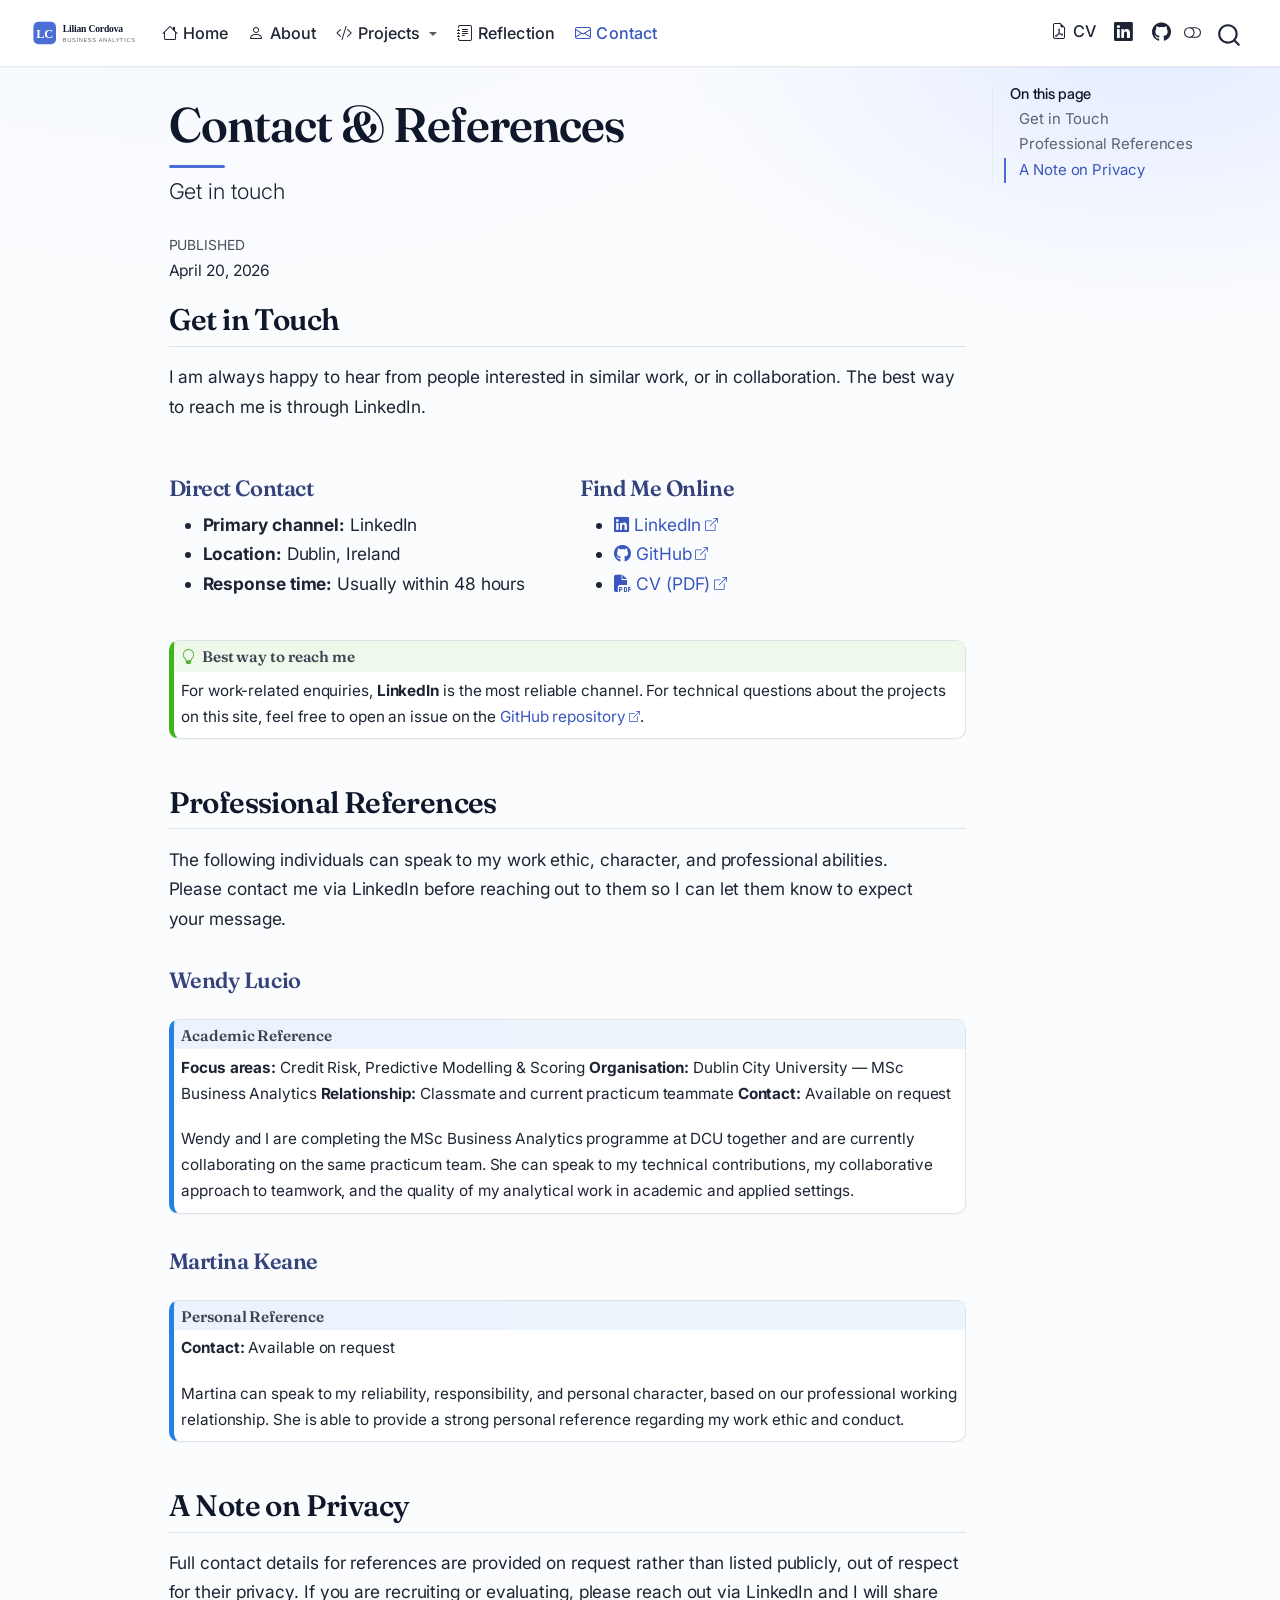
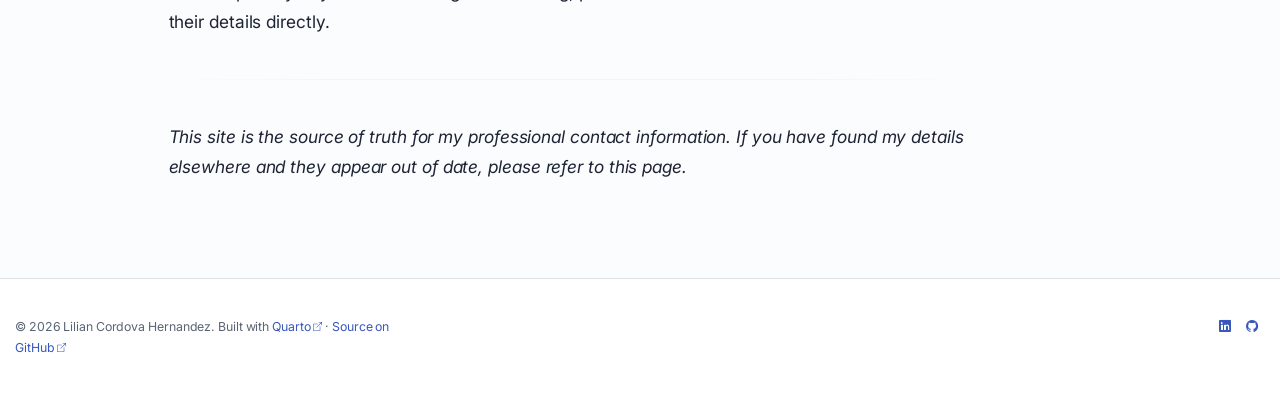
<file: docs/contact.html>
<!DOCTYPE html>
<html xmlns="http://www.w3.org/1999/xhtml" lang="en" xml:lang="en"><head>

<meta charset="utf-8">
<meta name="generator" content="quarto-1.8.27">

<meta name="viewport" content="width=device-width, initial-scale=1.0, user-scalable=yes">

<meta name="dcterms.date" content="2026-04-20">

<title>Contact &amp; References</title>
<style>
code{white-space: pre-wrap;}
span.smallcaps{font-variant: small-caps;}
div.columns{display: flex; gap: min(4vw, 1.5em);}
div.column{flex: auto; overflow-x: auto;}
div.hanging-indent{margin-left: 1.5em; text-indent: -1.5em;}
ul.task-list{list-style: none;}
ul.task-list li input[type="checkbox"] {
  width: 0.8em;
  margin: 0 0.8em 0.2em -1em; /* quarto-specific, see https://github.com/quarto-dev/quarto-cli/issues/4556 */ 
  vertical-align: middle;
}
</style>


<script src="site_libs/quarto-nav/quarto-nav.js"></script>
<script src="site_libs/quarto-nav/headroom.min.js"></script>
<script src="site_libs/clipboard/clipboard.min.js"></script>
<script src="site_libs/quarto-search/autocomplete.umd.js"></script>
<script src="site_libs/quarto-search/fuse.min.js"></script>
<script src="site_libs/quarto-search/quarto-search.js"></script>
<meta name="quarto:offset" content="./">
<link href="./images/favicon.svg" rel="icon" type="image/svg+xml">
<script src="site_libs/quarto-html/quarto.js" type="module"></script>
<script src="site_libs/quarto-html/tabsets/tabsets.js" type="module"></script>
<script src="site_libs/quarto-html/axe/axe-check.js" type="module"></script>
<script src="site_libs/quarto-html/popper.min.js"></script>
<script src="site_libs/quarto-html/tippy.umd.min.js"></script>
<script src="site_libs/quarto-html/anchor.min.js"></script>
<link href="site_libs/quarto-html/tippy.css" rel="stylesheet">
<link href="site_libs/quarto-html/quarto-syntax-highlighting-57df612ce7d31eb042a4162ec1190c32.css" rel="stylesheet" class="quarto-color-scheme" id="quarto-text-highlighting-styles">
<link href="site_libs/quarto-html/quarto-syntax-highlighting-dark-9ce02ba9bf05f77acce06f7d436c50a3.css" rel="stylesheet" class="quarto-color-scheme quarto-color-alternate" id="quarto-text-highlighting-styles">
<link href="site_libs/quarto-html/quarto-syntax-highlighting-57df612ce7d31eb042a4162ec1190c32.css" rel="stylesheet" class="quarto-color-scheme-extra" id="quarto-text-highlighting-styles">
<script src="site_libs/bootstrap/bootstrap.min.js"></script>
<link href="site_libs/bootstrap/bootstrap-icons.css" rel="stylesheet">
<link href="site_libs/bootstrap/bootstrap-cafbf74504e8c92494feddbc5e3c4bea.min.css" rel="stylesheet" append-hash="true" class="quarto-color-scheme" id="quarto-bootstrap" data-mode="light">
<link href="site_libs/bootstrap/bootstrap-dark-274662e6b3faa38f8d456ecc8a73bcf7.min.css" rel="stylesheet" append-hash="true" class="quarto-color-scheme quarto-color-alternate" id="quarto-bootstrap" data-mode="light">
<link href="site_libs/bootstrap/bootstrap-cafbf74504e8c92494feddbc5e3c4bea.min.css" rel="stylesheet" append-hash="true" class="quarto-color-scheme-extra" id="quarto-bootstrap" data-mode="light">
<link href="site_libs/quarto-contrib/fontawesome6-6.7.2/all.min.css" rel="stylesheet">
<link href="site_libs/quarto-contrib/fontawesome6-6.7.2/latex-fontsize.css" rel="stylesheet">
<script id="quarto-search-options" type="application/json">{
  "location": "navbar",
  "copy-button": false,
  "collapse-after": 3,
  "panel-placement": "end",
  "type": "overlay",
  "limit": 50,
  "keyboard-shortcut": [
    "f",
    "/",
    "s"
  ],
  "show-item-context": false,
  "language": {
    "search-no-results-text": "No results",
    "search-matching-documents-text": "matching documents",
    "search-copy-link-title": "Copy link to search",
    "search-hide-matches-text": "Hide additional matches",
    "search-more-match-text": "more match in this document",
    "search-more-matches-text": "more matches in this document",
    "search-clear-button-title": "Clear",
    "search-text-placeholder": "",
    "search-detached-cancel-button-title": "Cancel",
    "search-submit-button-title": "Submit",
    "search-label": "Search"
  }
}</script>
<style>html{ scroll-behavior: smooth; }</style>


<meta property="og:title" content="Contact &amp; References">
<meta property="og:description" content="Get in touch">
<meta property="og:image" content="https://cordova-lilian.github.io/eportfolio/images/preview.png">
<meta property="og:image:height" content="783">
<meta property="og:image:width" content="1231">
<meta name="twitter:title" content="Contact &amp; References">
<meta name="twitter:description" content="Get in touch">
<meta name="twitter:image" content="https://cordova-lilian.github.io/eportfolio/images/preview.png">
<meta name="twitter:image-height" content="783">
<meta name="twitter:image-width" content="1231">
<meta name="twitter:card" content="summary_large_image">
</head>

<body class="nav-fixed quarto-light"><script id="quarto-html-before-body" type="application/javascript">
    const toggleBodyColorMode = (bsSheetEl) => {
      const mode = bsSheetEl.getAttribute("data-mode");
      const bodyEl = window.document.querySelector("body");
      if (mode === "dark") {
        bodyEl.classList.add("quarto-dark");
        bodyEl.classList.remove("quarto-light");
      } else {
        bodyEl.classList.add("quarto-light");
        bodyEl.classList.remove("quarto-dark");
      }
    }
    const toggleBodyColorPrimary = () => {
      const bsSheetEl = window.document.querySelector("link#quarto-bootstrap:not([rel=disabled-stylesheet])");
      if (bsSheetEl) {
        toggleBodyColorMode(bsSheetEl);
      }
    }
    const setColorSchemeToggle = (alternate) => {
      const toggles = window.document.querySelectorAll('.quarto-color-scheme-toggle');
      for (let i=0; i < toggles.length; i++) {
        const toggle = toggles[i];
        if (toggle) {
          if (alternate) {
            toggle.classList.add("alternate");
          } else {
            toggle.classList.remove("alternate");
          }
        }
      }
    };
    const toggleColorMode = (alternate) => {
      // Switch the stylesheets
      const primaryStylesheets = window.document.querySelectorAll('link.quarto-color-scheme:not(.quarto-color-alternate)');
      const alternateStylesheets = window.document.querySelectorAll('link.quarto-color-scheme.quarto-color-alternate');
      manageTransitions('#quarto-margin-sidebar .nav-link', false);
      if (alternate) {
        // note: dark is layered on light, we don't disable primary!
        enableStylesheet(alternateStylesheets);
        for (const sheetNode of alternateStylesheets) {
          if (sheetNode.id === "quarto-bootstrap") {
            toggleBodyColorMode(sheetNode);
          }
        }
      } else {
        disableStylesheet(alternateStylesheets);
        enableStylesheet(primaryStylesheets)
        toggleBodyColorPrimary();
      }
      manageTransitions('#quarto-margin-sidebar .nav-link', true);
      // Switch the toggles
      setColorSchemeToggle(alternate)
      // Hack to workaround the fact that safari doesn't
      // properly recolor the scrollbar when toggling (#1455)
      if (navigator.userAgent.indexOf('Safari') > 0 && navigator.userAgent.indexOf('Chrome') == -1) {
        manageTransitions("body", false);
        window.scrollTo(0, 1);
        setTimeout(() => {
          window.scrollTo(0, 0);
          manageTransitions("body", true);
        }, 40);
      }
    }
    const disableStylesheet = (stylesheets) => {
      for (let i=0; i < stylesheets.length; i++) {
        const stylesheet = stylesheets[i];
        stylesheet.rel = 'disabled-stylesheet';
      }
    }
    const enableStylesheet = (stylesheets) => {
      for (let i=0; i < stylesheets.length; i++) {
        const stylesheet = stylesheets[i];
        if(stylesheet.rel !== 'stylesheet') { // for Chrome, which will still FOUC without this check
          stylesheet.rel = 'stylesheet';
        }
      }
    }
    const manageTransitions = (selector, allowTransitions) => {
      const els = window.document.querySelectorAll(selector);
      for (let i=0; i < els.length; i++) {
        const el = els[i];
        if (allowTransitions) {
          el.classList.remove('notransition');
        } else {
          el.classList.add('notransition');
        }
      }
    }
    const isFileUrl = () => {
      return window.location.protocol === 'file:';
    }
    const hasAlternateSentinel = () => {
      let styleSentinel = getColorSchemeSentinel();
      if (styleSentinel !== null) {
        return styleSentinel === "alternate";
      } else {
        return false;
      }
    }
    const setStyleSentinel = (alternate) => {
      const value = alternate ? "alternate" : "default";
      if (!isFileUrl()) {
        window.localStorage.setItem("quarto-color-scheme", value);
      } else {
        localAlternateSentinel = value;
      }
    }
    const getColorSchemeSentinel = () => {
      if (!isFileUrl()) {
        const storageValue = window.localStorage.getItem("quarto-color-scheme");
        return storageValue != null ? storageValue : localAlternateSentinel;
      } else {
        return localAlternateSentinel;
      }
    }
    const toggleGiscusIfUsed = (isAlternate, darkModeDefault) => {
      const baseTheme = document.querySelector('#giscus-base-theme')?.value ?? 'light';
      const alternateTheme = document.querySelector('#giscus-alt-theme')?.value ?? 'dark';
      let newTheme = '';
      if(authorPrefersDark) {
        newTheme = isAlternate ? baseTheme : alternateTheme;
      } else {
        newTheme = isAlternate ? alternateTheme : baseTheme;
      }
      const changeGiscusTheme = () => {
        // From: https://github.com/giscus/giscus/issues/336
        const sendMessage = (message) => {
          const iframe = document.querySelector('iframe.giscus-frame');
          if (!iframe) return;
          iframe.contentWindow.postMessage({ giscus: message }, 'https://giscus.app');
        }
        sendMessage({
          setConfig: {
            theme: newTheme
          }
        });
      }
      const isGiscussLoaded = window.document.querySelector('iframe.giscus-frame') !== null;
      if (isGiscussLoaded) {
        changeGiscusTheme();
      }
    };
    const authorPrefersDark = false;
    const darkModeDefault = authorPrefersDark;
      document.querySelector('link#quarto-text-highlighting-styles.quarto-color-scheme-extra').rel = 'disabled-stylesheet';
      document.querySelector('link#quarto-bootstrap.quarto-color-scheme-extra').rel = 'disabled-stylesheet';
    let localAlternateSentinel = darkModeDefault ? 'alternate' : 'default';
    // Dark / light mode switch
    window.quartoToggleColorScheme = () => {
      // Read the current dark / light value
      let toAlternate = !hasAlternateSentinel();
      toggleColorMode(toAlternate);
      setStyleSentinel(toAlternate);
      toggleGiscusIfUsed(toAlternate, darkModeDefault);
      window.dispatchEvent(new Event('resize'));
    };
    // Switch to dark mode if need be
    if (hasAlternateSentinel()) {
      toggleColorMode(true);
    } else {
      toggleColorMode(false);
    }
  </script>

<div id="quarto-search-results"></div>
  <header id="quarto-header" class="headroom fixed-top">
    <nav class="navbar navbar-expand-lg " data-bs-theme="dark">
      <div class="navbar-container container-fluid">
      <div class="navbar-brand-container mx-auto">
    <a href="./index.html" class="navbar-brand navbar-brand-logo">
    <img src="./images/logo.svg" alt="Lilian Cordova Hernandez" class="navbar-logo light-content">
    <img src="./images/logo.svg" alt="Lilian Cordova Hernandez" class="navbar-logo dark-content">
    </a>
  </div>
            <div id="quarto-search" class="" title="Search"></div>
          <button class="navbar-toggler" type="button" data-bs-toggle="collapse" data-bs-target="#navbarCollapse" aria-controls="navbarCollapse" role="menu" aria-expanded="false" aria-label="Toggle navigation" onclick="if (window.quartoToggleHeadroom) { window.quartoToggleHeadroom(); }">
  <span class="navbar-toggler-icon"></span>
</button>
          <div class="collapse navbar-collapse" id="navbarCollapse">
            <ul class="navbar-nav navbar-nav-scroll me-auto">
  <li class="nav-item">
    <a class="nav-link" href="./index.html"> <i class="bi bi-house" role="img">
</i> 
<span class="menu-text">Home</span></a>
  </li>  
  <li class="nav-item">
    <a class="nav-link" href="./about.html"> <i class="bi bi-person" role="img">
</i> 
<span class="menu-text">About</span></a>
  </li>  
  <li class="nav-item dropdown ">
    <a class="nav-link dropdown-toggle" href="#" id="nav-menu-projects" role="link" data-bs-toggle="dropdown" aria-expanded="false">
      <i class="bi bi-code-slash" role="img">
</i> 
 <span class="menu-text">Projects</span>
    </a>
    <ul class="dropdown-menu" aria-labelledby="nav-menu-projects">    
        <li>
    <a class="dropdown-item" href="./projects/index.html">
 <span class="dropdown-text">All projects</span></a>
  </li>  
        <li>
    <a class="dropdown-item" href="./projects/list/sentiment_analysis.html">
 <span class="dropdown-text">Financial Sentiment Analysis</span></a>
  </li>  
        <li>
    <a class="dropdown-item" href="./projects/list/fraud_detection.html">
 <span class="dropdown-text">Fraud Detection</span></a>
  </li>  
        <li>
    <a class="dropdown-item" href="./projects/list/ai_content_pipeline.html">
 <span class="dropdown-text">AI Content Production Pipeline</span></a>
  </li>  
        <li>
    <a class="dropdown-item" href="./projects/list/product_performance_analysis.html">
 <span class="dropdown-text">AutoMotion Co.&nbsp;Dashboard (Power BI)</span></a>
  </li>  
    </ul>
  </li>
  <li class="nav-item">
    <a class="nav-link" href="./reflection.html"> <i class="bi bi-journal-text" role="img">
</i> 
<span class="menu-text">Reflection</span></a>
  </li>  
  <li class="nav-item">
    <a class="nav-link active" href="./contact.html" aria-current="page"> <i class="bi bi-envelope" role="img">
</i> 
<span class="menu-text">Contact</span></a>
  </li>  
</ul>
            <ul class="navbar-nav navbar-nav-scroll ms-auto">
  <li class="nav-item">
    <a class="nav-link" href="./cv/cv.pdf" target="_blank"> <i class="bi bi-file-earmark-pdf" role="img">
</i> 
<span class="menu-text">CV</span></a>
  </li>  
  <li class="nav-item compact">
    <a class="nav-link" href="https://www.linkedin.com/in/lilian-cordova-hernandez-916a37232/" target="_blank"> <i class="bi bi-linkedin" role="img" aria-label="LinkedIn">
</i> 
<span class="menu-text"></span></a>
  </li>  
  <li class="nav-item compact">
    <a class="nav-link" href="https://github.com/cordova-lilian" target="_blank"> <i class="bi bi-github" role="img" aria-label="GitHub">
</i> 
<span class="menu-text"></span></a>
  </li>  
</ul>
          </div> <!-- /navcollapse -->
            <div class="quarto-navbar-tools">
  <a href="" class="quarto-color-scheme-toggle quarto-navigation-tool  px-1" onclick="window.quartoToggleColorScheme(); return false;" title="Toggle dark mode"><i class="bi"></i></a>
</div>
      </div> <!-- /container-fluid -->
    </nav>
</header>
<!-- content -->
<div id="quarto-content" class="quarto-container page-columns page-rows-contents page-layout-article page-navbar">
<!-- sidebar -->
<!-- margin-sidebar -->
    <div id="quarto-margin-sidebar" class="sidebar margin-sidebar">
        <nav id="TOC" role="doc-toc" class="toc-active">
    <h2 id="toc-title">On this page</h2>
   
  <ul>
  <li><a href="#get-in-touch" id="toc-get-in-touch" class="nav-link active" data-scroll-target="#get-in-touch">Get in Touch</a></li>
  <li><a href="#professional-references" id="toc-professional-references" class="nav-link" data-scroll-target="#professional-references">Professional References</a>
  <ul class="collapse">
  <li><a href="#wendy-lucio" id="toc-wendy-lucio" class="nav-link" data-scroll-target="#wendy-lucio">Wendy Lucio</a></li>
  <li><a href="#martina-keane" id="toc-martina-keane" class="nav-link" data-scroll-target="#martina-keane">Martina Keane</a></li>
  </ul></li>
  <li><a href="#a-note-on-privacy" id="toc-a-note-on-privacy" class="nav-link" data-scroll-target="#a-note-on-privacy">A Note on Privacy</a></li>
  </ul>
</nav>
    </div>
<!-- main -->
<main class="content" id="quarto-document-content">


<header id="title-block-header" class="quarto-title-block default">
<div class="quarto-title">
<h1 class="title">Contact &amp; References</h1>
<p class="subtitle lead">Get in touch</p>
</div>



<div class="quarto-title-meta">

    
    <div>
    <div class="quarto-title-meta-heading">Published</div>
    <div class="quarto-title-meta-contents">
      <p class="date">April 20, 2026</p>
    </div>
  </div>
  
    
  </div>
  


</header>


<section id="get-in-touch" class="level2">
<h2 class="anchored" data-anchor-id="get-in-touch">Get in Touch</h2>
<p>I am always happy to hear from people interested in similar work, or in collaboration. The best way to reach me is through LinkedIn.</p>
<div class="grid">
<section id="direct-contact" class="level3 g-col-12 g-col-md-6">
<h3 class="anchored" data-anchor-id="direct-contact">Direct Contact</h3>
<ul>
<li><strong>Primary channel:</strong> LinkedIn</li>
<li><strong>Location:</strong> Dublin, Ireland</li>
<li><strong>Response time:</strong> Usually within 48 hours</li>
</ul>
</section>
<section id="find-me-online" class="level3 g-col-12 g-col-md-6">
<h3 class="anchored" data-anchor-id="find-me-online">Find Me Online</h3>
<ul>
<li><a href="https://www.linkedin.com/in/lilian-cordova-hernandez-916a37232/"><i class="fa-brands fa-linkedin" aria-label="linkedin"></i> LinkedIn</a></li>
<li><a href="https://github.com/cordova-lilian"><i class="fa-brands fa-github" aria-label="github"></i> GitHub</a></li>
<li><a href="cv/cv.pdf"><i class="fa-solid fa-file-pdf" aria-label="file-pdf"></i> CV (PDF)</a></li>
</ul>
</section>
</div>
<div class="callout callout-style-default callout-tip callout-titled">
<div class="callout-header d-flex align-content-center">
<div class="callout-icon-container">
<i class="callout-icon"></i>
</div>
<div class="callout-title-container flex-fill">
<span class="screen-reader-only">Tip</span>Best way to reach me
</div>
</div>
<div class="callout-body-container callout-body">
<p>For work-related enquiries, <strong>LinkedIn</strong> is the most reliable channel. For technical questions about the projects on this site, feel free to open an issue on the <a href="https://github.com/cordova-lilian/eportfolio">GitHub repository</a>.</p>
</div>
</div>
</section>
<section id="professional-references" class="level2">
<h2 class="anchored" data-anchor-id="professional-references">Professional References</h2>
<p>The following individuals can speak to my work ethic, character, and professional abilities. Please contact me via LinkedIn before reaching out to them so I can let them know to expect your message.</p>
<section id="wendy-lucio" class="level3">
<h3 class="anchored" data-anchor-id="wendy-lucio">Wendy Lucio</h3>
<div class="callout callout-style-default callout-note no-icon callout-titled">
<div class="callout-header d-flex align-content-center">
<div class="callout-icon-container">
<i class="callout-icon no-icon"></i>
</div>
<div class="callout-title-container flex-fill">
<span class="screen-reader-only">Note</span>Academic Reference
</div>
</div>
<div class="callout-body-container callout-body">
<p><strong>Focus areas:</strong> Credit Risk, Predictive Modelling &amp; Scoring <strong>Organisation:</strong> Dublin City University — MSc Business Analytics <strong>Relationship:</strong> Classmate and current practicum teammate <strong>Contact:</strong> Available on request</p>
<p>Wendy and I are completing the MSc Business Analytics programme at DCU together and are currently collaborating on the same practicum team. She can speak to my technical contributions, my collaborative approach to teamwork, and the quality of my analytical work in academic and applied settings.</p>
</div>
</div>
</section>
<section id="martina-keane" class="level3">
<h3 class="anchored" data-anchor-id="martina-keane">Martina Keane</h3>
<div class="callout callout-style-default callout-note no-icon callout-titled">
<div class="callout-header d-flex align-content-center">
<div class="callout-icon-container">
<i class="callout-icon no-icon"></i>
</div>
<div class="callout-title-container flex-fill">
<span class="screen-reader-only">Note</span>Personal Reference
</div>
</div>
<div class="callout-body-container callout-body">
<p><strong>Contact:</strong> Available on request</p>
<p>Martina can speak to my reliability, responsibility, and personal character, based on our professional working relationship. She is able to provide a strong personal reference regarding my work ethic and conduct.</p>
</div>
</div>
</section>
</section>
<section id="a-note-on-privacy" class="level2">
<h2 class="anchored" data-anchor-id="a-note-on-privacy">A Note on Privacy</h2>
<p>Full contact details for references are provided on request rather than listed publicly, out of respect for their privacy. If you are recruiting or evaluating, please reach out via LinkedIn and I will share their details directly.</p>
<hr>
<p><em>This site is the source of truth for my professional contact information. If you have found my details elsewhere and they appear out of date, please refer to this page.</em></p>


</section>

</main> <!-- /main -->
<script id="quarto-html-after-body" type="application/javascript">
  window.document.addEventListener("DOMContentLoaded", function (event) {
    // Ensure there is a toggle, if there isn't float one in the top right
    if (window.document.querySelector('.quarto-color-scheme-toggle') === null) {
      const a = window.document.createElement('a');
      a.classList.add('top-right');
      a.classList.add('quarto-color-scheme-toggle');
      a.href = "";
      a.onclick = function() { try { window.quartoToggleColorScheme(); } catch {} return false; };
      const i = window.document.createElement("i");
      i.classList.add('bi');
      a.appendChild(i);
      window.document.body.appendChild(a);
    }
    setColorSchemeToggle(hasAlternateSentinel())
    const icon = "";
    const anchorJS = new window.AnchorJS();
    anchorJS.options = {
      placement: 'right',
      icon: icon
    };
    anchorJS.add('.anchored');
    const isCodeAnnotation = (el) => {
      for (const clz of el.classList) {
        if (clz.startsWith('code-annotation-')) {                     
          return true;
        }
      }
      return false;
    }
    const onCopySuccess = function(e) {
      // button target
      const button = e.trigger;
      // don't keep focus
      button.blur();
      // flash "checked"
      button.classList.add('code-copy-button-checked');
      var currentTitle = button.getAttribute("title");
      button.setAttribute("title", "Copied!");
      let tooltip;
      if (window.bootstrap) {
        button.setAttribute("data-bs-toggle", "tooltip");
        button.setAttribute("data-bs-placement", "left");
        button.setAttribute("data-bs-title", "Copied!");
        tooltip = new bootstrap.Tooltip(button, 
          { trigger: "manual", 
            customClass: "code-copy-button-tooltip",
            offset: [0, -8]});
        tooltip.show();    
      }
      setTimeout(function() {
        if (tooltip) {
          tooltip.hide();
          button.removeAttribute("data-bs-title");
          button.removeAttribute("data-bs-toggle");
          button.removeAttribute("data-bs-placement");
        }
        button.setAttribute("title", currentTitle);
        button.classList.remove('code-copy-button-checked');
      }, 1000);
      // clear code selection
      e.clearSelection();
    }
    const getTextToCopy = function(trigger) {
      const outerScaffold = trigger.parentElement.cloneNode(true);
      const codeEl = outerScaffold.querySelector('code');
      for (const childEl of codeEl.children) {
        if (isCodeAnnotation(childEl)) {
          childEl.remove();
        }
      }
      return codeEl.innerText;
    }
    const clipboard = new window.ClipboardJS('.code-copy-button:not([data-in-quarto-modal])', {
      text: getTextToCopy
    });
    clipboard.on('success', onCopySuccess);
    if (window.document.getElementById('quarto-embedded-source-code-modal')) {
      const clipboardModal = new window.ClipboardJS('.code-copy-button[data-in-quarto-modal]', {
        text: getTextToCopy,
        container: window.document.getElementById('quarto-embedded-source-code-modal')
      });
      clipboardModal.on('success', onCopySuccess);
    }
      var localhostRegex = new RegExp(/^(?:http|https):\/\/localhost\:?[0-9]*\//);
      var mailtoRegex = new RegExp(/^mailto:/);
        var filterRegex = new RegExp("https:\/\/cordova-lilian\.github\.io\/eportfolio");
      var isInternal = (href) => {
          return filterRegex.test(href) || localhostRegex.test(href) || mailtoRegex.test(href);
      }
      // Inspect non-navigation links and adorn them if external
     var links = window.document.querySelectorAll('a[href]:not(.nav-link):not(.navbar-brand):not(.toc-action):not(.sidebar-link):not(.sidebar-item-toggle):not(.pagination-link):not(.no-external):not([aria-hidden]):not(.dropdown-item):not(.quarto-navigation-tool):not(.about-link)');
      for (var i=0; i<links.length; i++) {
        const link = links[i];
        if (!isInternal(link.href)) {
          // undo the damage that might have been done by quarto-nav.js in the case of
          // links that we want to consider external
          if (link.dataset.originalHref !== undefined) {
            link.href = link.dataset.originalHref;
          }
            // target, if specified
            link.setAttribute("target", "_blank");
            if (link.getAttribute("rel") === null) {
              link.setAttribute("rel", "noopener");
            }
            // default icon
            link.classList.add("external");
        }
      }
    function tippyHover(el, contentFn, onTriggerFn, onUntriggerFn) {
      const config = {
        allowHTML: true,
        maxWidth: 500,
        delay: 100,
        arrow: false,
        appendTo: function(el) {
            return el.parentElement;
        },
        interactive: true,
        interactiveBorder: 10,
        theme: 'quarto',
        placement: 'bottom-start',
      };
      if (contentFn) {
        config.content = contentFn;
      }
      if (onTriggerFn) {
        config.onTrigger = onTriggerFn;
      }
      if (onUntriggerFn) {
        config.onUntrigger = onUntriggerFn;
      }
      window.tippy(el, config); 
    }
    const noterefs = window.document.querySelectorAll('a[role="doc-noteref"]');
    for (var i=0; i<noterefs.length; i++) {
      const ref = noterefs[i];
      tippyHover(ref, function() {
        // use id or data attribute instead here
        let href = ref.getAttribute('data-footnote-href') || ref.getAttribute('href');
        try { href = new URL(href).hash; } catch {}
        const id = href.replace(/^#\/?/, "");
        const note = window.document.getElementById(id);
        if (note) {
          return note.innerHTML;
        } else {
          return "";
        }
      });
    }
    const xrefs = window.document.querySelectorAll('a.quarto-xref');
    const processXRef = (id, note) => {
      // Strip column container classes
      const stripColumnClz = (el) => {
        el.classList.remove("page-full", "page-columns");
        if (el.children) {
          for (const child of el.children) {
            stripColumnClz(child);
          }
        }
      }
      stripColumnClz(note)
      if (id === null || id.startsWith('sec-')) {
        // Special case sections, only their first couple elements
        const container = document.createElement("div");
        if (note.children && note.children.length > 2) {
          container.appendChild(note.children[0].cloneNode(true));
          for (let i = 1; i < note.children.length; i++) {
            const child = note.children[i];
            if (child.tagName === "P" && child.innerText === "") {
              continue;
            } else {
              container.appendChild(child.cloneNode(true));
              break;
            }
          }
          if (window.Quarto?.typesetMath) {
            window.Quarto.typesetMath(container);
          }
          return container.innerHTML
        } else {
          if (window.Quarto?.typesetMath) {
            window.Quarto.typesetMath(note);
          }
          return note.innerHTML;
        }
      } else {
        // Remove any anchor links if they are present
        const anchorLink = note.querySelector('a.anchorjs-link');
        if (anchorLink) {
          anchorLink.remove();
        }
        if (window.Quarto?.typesetMath) {
          window.Quarto.typesetMath(note);
        }
        if (note.classList.contains("callout")) {
          return note.outerHTML;
        } else {
          return note.innerHTML;
        }
      }
    }
    for (var i=0; i<xrefs.length; i++) {
      const xref = xrefs[i];
      tippyHover(xref, undefined, function(instance) {
        instance.disable();
        let url = xref.getAttribute('href');
        let hash = undefined; 
        if (url.startsWith('#')) {
          hash = url;
        } else {
          try { hash = new URL(url).hash; } catch {}
        }
        if (hash) {
          const id = hash.replace(/^#\/?/, "");
          const note = window.document.getElementById(id);
          if (note !== null) {
            try {
              const html = processXRef(id, note.cloneNode(true));
              instance.setContent(html);
            } finally {
              instance.enable();
              instance.show();
            }
          } else {
            // See if we can fetch this
            fetch(url.split('#')[0])
            .then(res => res.text())
            .then(html => {
              const parser = new DOMParser();
              const htmlDoc = parser.parseFromString(html, "text/html");
              const note = htmlDoc.getElementById(id);
              if (note !== null) {
                const html = processXRef(id, note);
                instance.setContent(html);
              } 
            }).finally(() => {
              instance.enable();
              instance.show();
            });
          }
        } else {
          // See if we can fetch a full url (with no hash to target)
          // This is a special case and we should probably do some content thinning / targeting
          fetch(url)
          .then(res => res.text())
          .then(html => {
            const parser = new DOMParser();
            const htmlDoc = parser.parseFromString(html, "text/html");
            const note = htmlDoc.querySelector('main.content');
            if (note !== null) {
              // This should only happen for chapter cross references
              // (since there is no id in the URL)
              // remove the first header
              if (note.children.length > 0 && note.children[0].tagName === "HEADER") {
                note.children[0].remove();
              }
              const html = processXRef(null, note);
              instance.setContent(html);
            } 
          }).finally(() => {
            instance.enable();
            instance.show();
          });
        }
      }, function(instance) {
      });
    }
        let selectedAnnoteEl;
        const selectorForAnnotation = ( cell, annotation) => {
          let cellAttr = 'data-code-cell="' + cell + '"';
          let lineAttr = 'data-code-annotation="' +  annotation + '"';
          const selector = 'span[' + cellAttr + '][' + lineAttr + ']';
          return selector;
        }
        const selectCodeLines = (annoteEl) => {
          const doc = window.document;
          const targetCell = annoteEl.getAttribute("data-target-cell");
          const targetAnnotation = annoteEl.getAttribute("data-target-annotation");
          const annoteSpan = window.document.querySelector(selectorForAnnotation(targetCell, targetAnnotation));
          const lines = annoteSpan.getAttribute("data-code-lines").split(",");
          const lineIds = lines.map((line) => {
            return targetCell + "-" + line;
          })
          let top = null;
          let height = null;
          let parent = null;
          if (lineIds.length > 0) {
              //compute the position of the single el (top and bottom and make a div)
              const el = window.document.getElementById(lineIds[0]);
              top = el.offsetTop;
              height = el.offsetHeight;
              parent = el.parentElement.parentElement;
            if (lineIds.length > 1) {
              const lastEl = window.document.getElementById(lineIds[lineIds.length - 1]);
              const bottom = lastEl.offsetTop + lastEl.offsetHeight;
              height = bottom - top;
            }
            if (top !== null && height !== null && parent !== null) {
              // cook up a div (if necessary) and position it 
              let div = window.document.getElementById("code-annotation-line-highlight");
              if (div === null) {
                div = window.document.createElement("div");
                div.setAttribute("id", "code-annotation-line-highlight");
                div.style.position = 'absolute';
                parent.appendChild(div);
              }
              div.style.top = top - 2 + "px";
              div.style.height = height + 4 + "px";
              div.style.left = 0;
              let gutterDiv = window.document.getElementById("code-annotation-line-highlight-gutter");
              if (gutterDiv === null) {
                gutterDiv = window.document.createElement("div");
                gutterDiv.setAttribute("id", "code-annotation-line-highlight-gutter");
                gutterDiv.style.position = 'absolute';
                const codeCell = window.document.getElementById(targetCell);
                const gutter = codeCell.querySelector('.code-annotation-gutter');
                gutter.appendChild(gutterDiv);
              }
              gutterDiv.style.top = top - 2 + "px";
              gutterDiv.style.height = height + 4 + "px";
            }
            selectedAnnoteEl = annoteEl;
          }
        };
        const unselectCodeLines = () => {
          const elementsIds = ["code-annotation-line-highlight", "code-annotation-line-highlight-gutter"];
          elementsIds.forEach((elId) => {
            const div = window.document.getElementById(elId);
            if (div) {
              div.remove();
            }
          });
          selectedAnnoteEl = undefined;
        };
          // Handle positioning of the toggle
      window.addEventListener(
        "resize",
        throttle(() => {
          elRect = undefined;
          if (selectedAnnoteEl) {
            selectCodeLines(selectedAnnoteEl);
          }
        }, 10)
      );
      function throttle(fn, ms) {
      let throttle = false;
      let timer;
        return (...args) => {
          if(!throttle) { // first call gets through
              fn.apply(this, args);
              throttle = true;
          } else { // all the others get throttled
              if(timer) clearTimeout(timer); // cancel #2
              timer = setTimeout(() => {
                fn.apply(this, args);
                timer = throttle = false;
              }, ms);
          }
        };
      }
        // Attach click handler to the DT
        const annoteDls = window.document.querySelectorAll('dt[data-target-cell]');
        for (const annoteDlNode of annoteDls) {
          annoteDlNode.addEventListener('click', (event) => {
            const clickedEl = event.target;
            if (clickedEl !== selectedAnnoteEl) {
              unselectCodeLines();
              const activeEl = window.document.querySelector('dt[data-target-cell].code-annotation-active');
              if (activeEl) {
                activeEl.classList.remove('code-annotation-active');
              }
              selectCodeLines(clickedEl);
              clickedEl.classList.add('code-annotation-active');
            } else {
              // Unselect the line
              unselectCodeLines();
              clickedEl.classList.remove('code-annotation-active');
            }
          });
        }
    const findCites = (el) => {
      const parentEl = el.parentElement;
      if (parentEl) {
        const cites = parentEl.dataset.cites;
        if (cites) {
          return {
            el,
            cites: cites.split(' ')
          };
        } else {
          return findCites(el.parentElement)
        }
      } else {
        return undefined;
      }
    };
    var bibliorefs = window.document.querySelectorAll('a[role="doc-biblioref"]');
    for (var i=0; i<bibliorefs.length; i++) {
      const ref = bibliorefs[i];
      const citeInfo = findCites(ref);
      if (citeInfo) {
        tippyHover(citeInfo.el, function() {
          var popup = window.document.createElement('div');
          citeInfo.cites.forEach(function(cite) {
            var citeDiv = window.document.createElement('div');
            citeDiv.classList.add('hanging-indent');
            citeDiv.classList.add('csl-entry');
            var biblioDiv = window.document.getElementById('ref-' + cite);
            if (biblioDiv) {
              citeDiv.innerHTML = biblioDiv.innerHTML;
            }
            popup.appendChild(citeDiv);
          });
          return popup.innerHTML;
        });
      }
    }
  });
  </script>
</div> <!-- /content -->
<footer class="footer">
  <div class="nav-footer">
    <div class="nav-footer-left">
<p>© 2026 Lilian Cordova Hernandez. Built with <a href="https://quarto.org/">Quarto</a> · <a href="https://github.com/cordova-lilian/eportfolio">Source on GitHub</a></p>
</div>   
    <div class="nav-footer-center">
      &nbsp;
    </div>
    <div class="nav-footer-right">
      <ul class="footer-items list-unstyled">
    <li class="nav-item compact">
    <a class="nav-link" href="https://www.linkedin.com/in/lilian-cordova-hernandez-916a37232/">
      <i class="bi bi-linkedin" role="img" aria-label="LinkedIn">
</i> 
    </a>
  </li>  
    <li class="nav-item compact">
    <a class="nav-link" href="https://github.com/cordova-lilian">
      <i class="bi bi-github" role="img" aria-label="GitHub">
</i> 
    </a>
  </li>  
</ul>
    </div>
  </div>
</footer>




<script src="site_libs/quarto-html/zenscroll-min.js"></script>
</body></html>
</file>
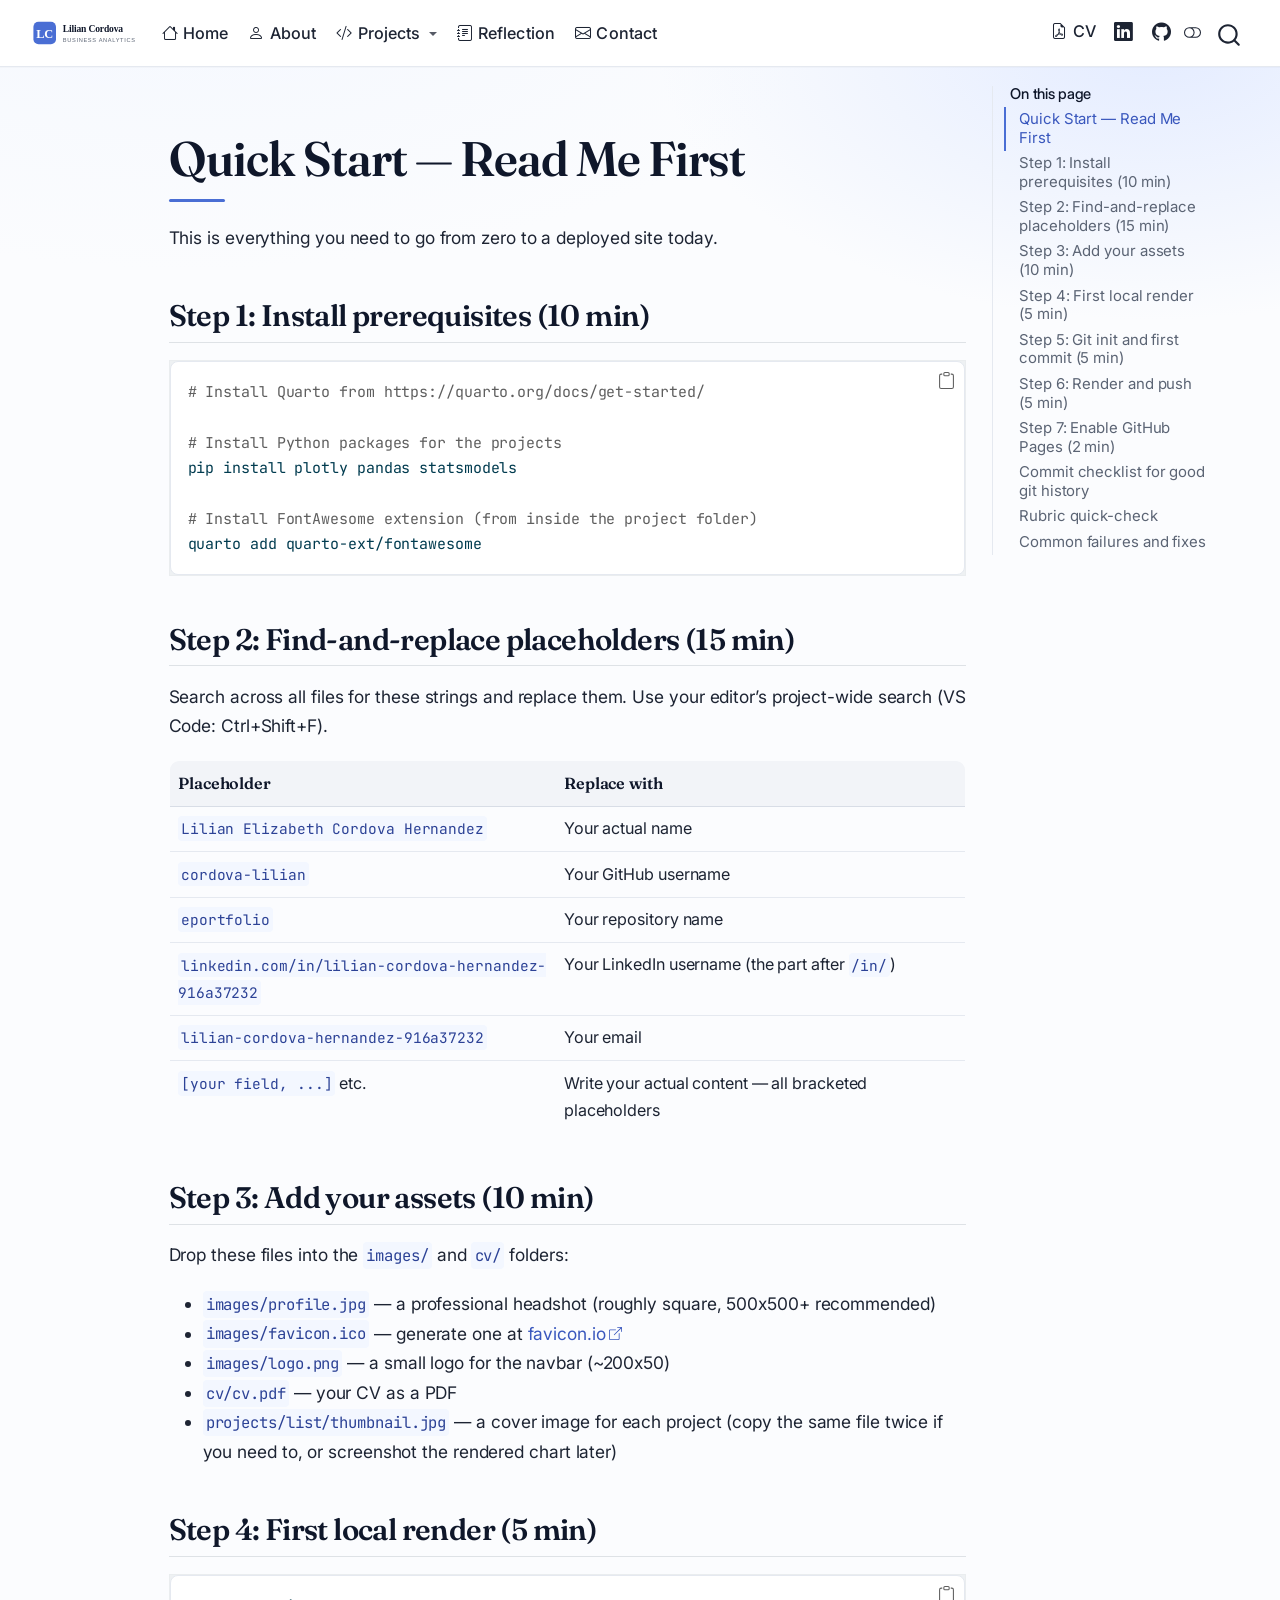
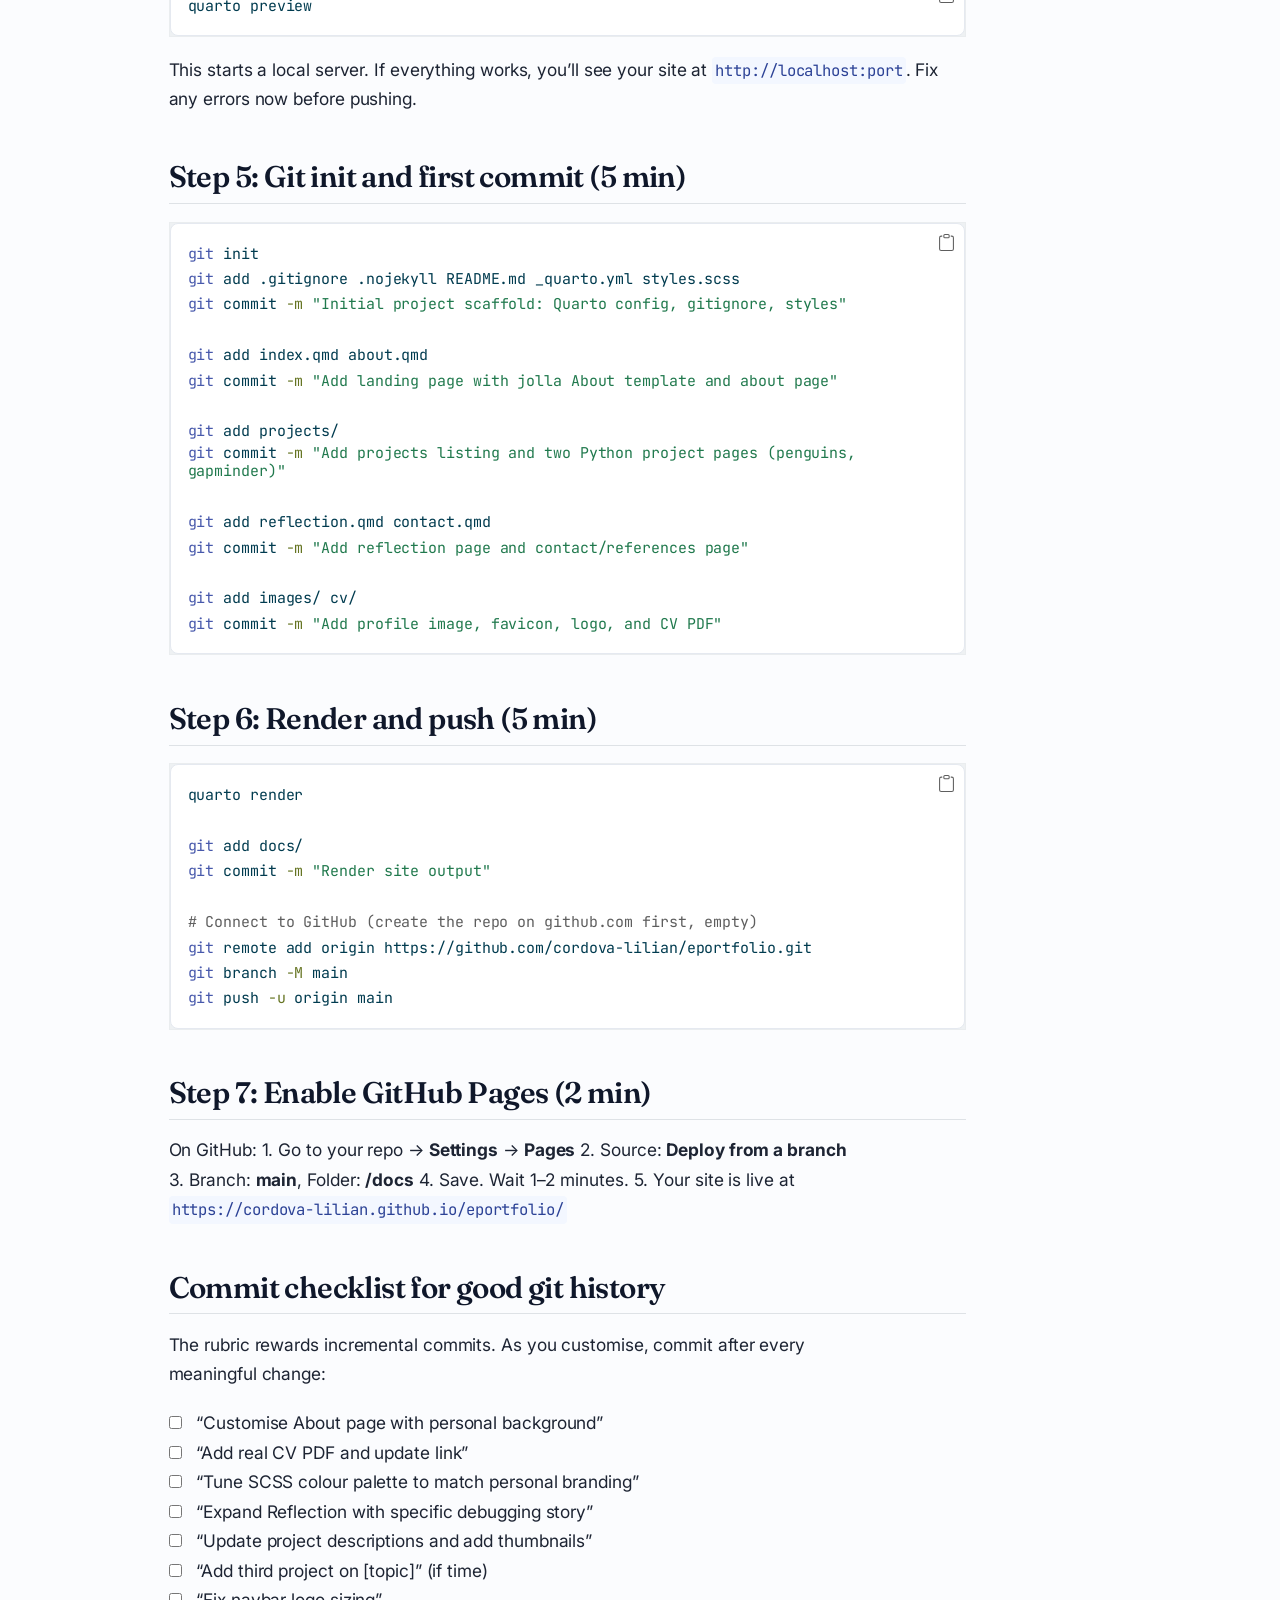
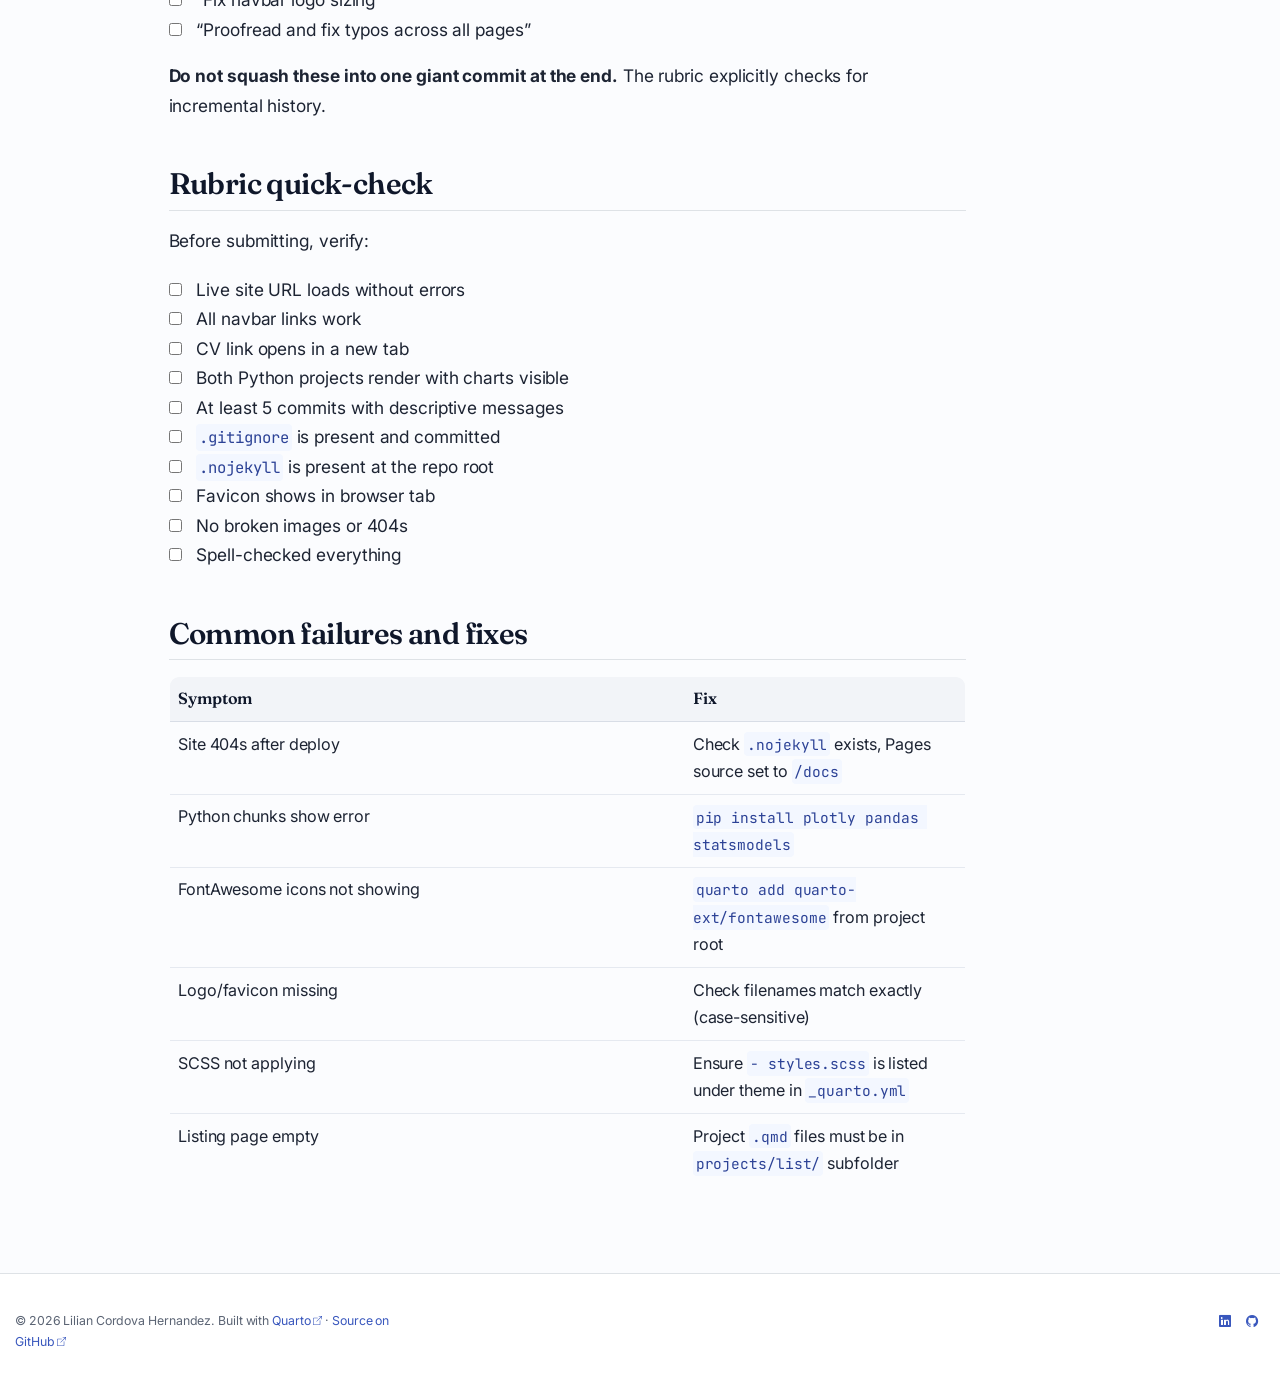
<file: docs/QUICKSTART.html>
<!DOCTYPE html>
<html xmlns="http://www.w3.org/1999/xhtml" lang="en" xml:lang="en"><head>

<meta charset="utf-8">
<meta name="generator" content="quarto-1.8.27">

<meta name="viewport" content="width=device-width, initial-scale=1.0, user-scalable=yes">


<title>quickstart</title>
<style>
code{white-space: pre-wrap;}
span.smallcaps{font-variant: small-caps;}
div.columns{display: flex; gap: min(4vw, 1.5em);}
div.column{flex: auto; overflow-x: auto;}
div.hanging-indent{margin-left: 1.5em; text-indent: -1.5em;}
ul.task-list{list-style: none;}
ul.task-list li input[type="checkbox"] {
  width: 0.8em;
  margin: 0 0.8em 0.2em -1em; /* quarto-specific, see https://github.com/quarto-dev/quarto-cli/issues/4556 */ 
  vertical-align: middle;
}
/* CSS for syntax highlighting */
html { -webkit-text-size-adjust: 100%; }
pre > code.sourceCode { white-space: pre; position: relative; }
pre > code.sourceCode > span { display: inline-block; line-height: 1.25; }
pre > code.sourceCode > span:empty { height: 1.2em; }
.sourceCode { overflow: visible; }
code.sourceCode > span { color: inherit; text-decoration: inherit; }
div.sourceCode { margin: 1em 0; }
pre.sourceCode { margin: 0; }
@media screen {
div.sourceCode { overflow: auto; }
}
@media print {
pre > code.sourceCode { white-space: pre-wrap; }
pre > code.sourceCode > span { text-indent: -5em; padding-left: 5em; }
}
pre.numberSource code
  { counter-reset: source-line 0; }
pre.numberSource code > span
  { position: relative; left: -4em; counter-increment: source-line; }
pre.numberSource code > span > a:first-child::before
  { content: counter(source-line);
    position: relative; left: -1em; text-align: right; vertical-align: baseline;
    border: none; display: inline-block;
    -webkit-touch-callout: none; -webkit-user-select: none;
    -khtml-user-select: none; -moz-user-select: none;
    -ms-user-select: none; user-select: none;
    padding: 0 4px; width: 4em;
  }
pre.numberSource { margin-left: 3em;  padding-left: 4px; }
div.sourceCode
  {   }
@media screen {
pre > code.sourceCode > span > a:first-child::before { text-decoration: underline; }
}
</style>


<script src="site_libs/quarto-nav/quarto-nav.js"></script>
<script src="site_libs/quarto-nav/headroom.min.js"></script>
<script src="site_libs/clipboard/clipboard.min.js"></script>
<script src="site_libs/quarto-search/autocomplete.umd.js"></script>
<script src="site_libs/quarto-search/fuse.min.js"></script>
<script src="site_libs/quarto-search/quarto-search.js"></script>
<meta name="quarto:offset" content="./">
<link href="./images/favicon.svg" rel="icon" type="image/svg+xml">
<script src="site_libs/quarto-html/quarto.js" type="module"></script>
<script src="site_libs/quarto-html/tabsets/tabsets.js" type="module"></script>
<script src="site_libs/quarto-html/axe/axe-check.js" type="module"></script>
<script src="site_libs/quarto-html/popper.min.js"></script>
<script src="site_libs/quarto-html/tippy.umd.min.js"></script>
<script src="site_libs/quarto-html/anchor.min.js"></script>
<link href="site_libs/quarto-html/tippy.css" rel="stylesheet">
<link href="site_libs/quarto-html/quarto-syntax-highlighting-57df612ce7d31eb042a4162ec1190c32.css" rel="stylesheet" class="quarto-color-scheme" id="quarto-text-highlighting-styles">
<link href="site_libs/quarto-html/quarto-syntax-highlighting-dark-9ce02ba9bf05f77acce06f7d436c50a3.css" rel="stylesheet" class="quarto-color-scheme quarto-color-alternate" id="quarto-text-highlighting-styles">
<link href="site_libs/quarto-html/quarto-syntax-highlighting-57df612ce7d31eb042a4162ec1190c32.css" rel="stylesheet" class="quarto-color-scheme-extra" id="quarto-text-highlighting-styles">
<script src="site_libs/bootstrap/bootstrap.min.js"></script>
<link href="site_libs/bootstrap/bootstrap-icons.css" rel="stylesheet">
<link href="site_libs/bootstrap/bootstrap-cafbf74504e8c92494feddbc5e3c4bea.min.css" rel="stylesheet" append-hash="true" class="quarto-color-scheme" id="quarto-bootstrap" data-mode="light">
<link href="site_libs/bootstrap/bootstrap-dark-274662e6b3faa38f8d456ecc8a73bcf7.min.css" rel="stylesheet" append-hash="true" class="quarto-color-scheme quarto-color-alternate" id="quarto-bootstrap" data-mode="light">
<link href="site_libs/bootstrap/bootstrap-cafbf74504e8c92494feddbc5e3c4bea.min.css" rel="stylesheet" append-hash="true" class="quarto-color-scheme-extra" id="quarto-bootstrap" data-mode="light">
<script id="quarto-search-options" type="application/json">{
  "location": "navbar",
  "copy-button": false,
  "collapse-after": 3,
  "panel-placement": "end",
  "type": "overlay",
  "limit": 50,
  "keyboard-shortcut": [
    "f",
    "/",
    "s"
  ],
  "show-item-context": false,
  "language": {
    "search-no-results-text": "No results",
    "search-matching-documents-text": "matching documents",
    "search-copy-link-title": "Copy link to search",
    "search-hide-matches-text": "Hide additional matches",
    "search-more-match-text": "more match in this document",
    "search-more-matches-text": "more matches in this document",
    "search-clear-button-title": "Clear",
    "search-text-placeholder": "",
    "search-detached-cancel-button-title": "Cancel",
    "search-submit-button-title": "Submit",
    "search-label": "Search"
  }
}</script>
<style>html{ scroll-behavior: smooth; }</style>


</head>

<body class="nav-fixed quarto-light"><script id="quarto-html-before-body" type="application/javascript">
    const toggleBodyColorMode = (bsSheetEl) => {
      const mode = bsSheetEl.getAttribute("data-mode");
      const bodyEl = window.document.querySelector("body");
      if (mode === "dark") {
        bodyEl.classList.add("quarto-dark");
        bodyEl.classList.remove("quarto-light");
      } else {
        bodyEl.classList.add("quarto-light");
        bodyEl.classList.remove("quarto-dark");
      }
    }
    const toggleBodyColorPrimary = () => {
      const bsSheetEl = window.document.querySelector("link#quarto-bootstrap:not([rel=disabled-stylesheet])");
      if (bsSheetEl) {
        toggleBodyColorMode(bsSheetEl);
      }
    }
    const setColorSchemeToggle = (alternate) => {
      const toggles = window.document.querySelectorAll('.quarto-color-scheme-toggle');
      for (let i=0; i < toggles.length; i++) {
        const toggle = toggles[i];
        if (toggle) {
          if (alternate) {
            toggle.classList.add("alternate");
          } else {
            toggle.classList.remove("alternate");
          }
        }
      }
    };
    const toggleColorMode = (alternate) => {
      // Switch the stylesheets
      const primaryStylesheets = window.document.querySelectorAll('link.quarto-color-scheme:not(.quarto-color-alternate)');
      const alternateStylesheets = window.document.querySelectorAll('link.quarto-color-scheme.quarto-color-alternate');
      manageTransitions('#quarto-margin-sidebar .nav-link', false);
      if (alternate) {
        // note: dark is layered on light, we don't disable primary!
        enableStylesheet(alternateStylesheets);
        for (const sheetNode of alternateStylesheets) {
          if (sheetNode.id === "quarto-bootstrap") {
            toggleBodyColorMode(sheetNode);
          }
        }
      } else {
        disableStylesheet(alternateStylesheets);
        enableStylesheet(primaryStylesheets)
        toggleBodyColorPrimary();
      }
      manageTransitions('#quarto-margin-sidebar .nav-link', true);
      // Switch the toggles
      setColorSchemeToggle(alternate)
      // Hack to workaround the fact that safari doesn't
      // properly recolor the scrollbar when toggling (#1455)
      if (navigator.userAgent.indexOf('Safari') > 0 && navigator.userAgent.indexOf('Chrome') == -1) {
        manageTransitions("body", false);
        window.scrollTo(0, 1);
        setTimeout(() => {
          window.scrollTo(0, 0);
          manageTransitions("body", true);
        }, 40);
      }
    }
    const disableStylesheet = (stylesheets) => {
      for (let i=0; i < stylesheets.length; i++) {
        const stylesheet = stylesheets[i];
        stylesheet.rel = 'disabled-stylesheet';
      }
    }
    const enableStylesheet = (stylesheets) => {
      for (let i=0; i < stylesheets.length; i++) {
        const stylesheet = stylesheets[i];
        if(stylesheet.rel !== 'stylesheet') { // for Chrome, which will still FOUC without this check
          stylesheet.rel = 'stylesheet';
        }
      }
    }
    const manageTransitions = (selector, allowTransitions) => {
      const els = window.document.querySelectorAll(selector);
      for (let i=0; i < els.length; i++) {
        const el = els[i];
        if (allowTransitions) {
          el.classList.remove('notransition');
        } else {
          el.classList.add('notransition');
        }
      }
    }
    const isFileUrl = () => {
      return window.location.protocol === 'file:';
    }
    const hasAlternateSentinel = () => {
      let styleSentinel = getColorSchemeSentinel();
      if (styleSentinel !== null) {
        return styleSentinel === "alternate";
      } else {
        return false;
      }
    }
    const setStyleSentinel = (alternate) => {
      const value = alternate ? "alternate" : "default";
      if (!isFileUrl()) {
        window.localStorage.setItem("quarto-color-scheme", value);
      } else {
        localAlternateSentinel = value;
      }
    }
    const getColorSchemeSentinel = () => {
      if (!isFileUrl()) {
        const storageValue = window.localStorage.getItem("quarto-color-scheme");
        return storageValue != null ? storageValue : localAlternateSentinel;
      } else {
        return localAlternateSentinel;
      }
    }
    const toggleGiscusIfUsed = (isAlternate, darkModeDefault) => {
      const baseTheme = document.querySelector('#giscus-base-theme')?.value ?? 'light';
      const alternateTheme = document.querySelector('#giscus-alt-theme')?.value ?? 'dark';
      let newTheme = '';
      if(authorPrefersDark) {
        newTheme = isAlternate ? baseTheme : alternateTheme;
      } else {
        newTheme = isAlternate ? alternateTheme : baseTheme;
      }
      const changeGiscusTheme = () => {
        // From: https://github.com/giscus/giscus/issues/336
        const sendMessage = (message) => {
          const iframe = document.querySelector('iframe.giscus-frame');
          if (!iframe) return;
          iframe.contentWindow.postMessage({ giscus: message }, 'https://giscus.app');
        }
        sendMessage({
          setConfig: {
            theme: newTheme
          }
        });
      }
      const isGiscussLoaded = window.document.querySelector('iframe.giscus-frame') !== null;
      if (isGiscussLoaded) {
        changeGiscusTheme();
      }
    };
    const authorPrefersDark = false;
    const darkModeDefault = authorPrefersDark;
      document.querySelector('link#quarto-text-highlighting-styles.quarto-color-scheme-extra').rel = 'disabled-stylesheet';
      document.querySelector('link#quarto-bootstrap.quarto-color-scheme-extra').rel = 'disabled-stylesheet';
    let localAlternateSentinel = darkModeDefault ? 'alternate' : 'default';
    // Dark / light mode switch
    window.quartoToggleColorScheme = () => {
      // Read the current dark / light value
      let toAlternate = !hasAlternateSentinel();
      toggleColorMode(toAlternate);
      setStyleSentinel(toAlternate);
      toggleGiscusIfUsed(toAlternate, darkModeDefault);
      window.dispatchEvent(new Event('resize'));
    };
    // Switch to dark mode if need be
    if (hasAlternateSentinel()) {
      toggleColorMode(true);
    } else {
      toggleColorMode(false);
    }
  </script>

<div id="quarto-search-results"></div>
  <header id="quarto-header" class="headroom fixed-top">
    <nav class="navbar navbar-expand-lg " data-bs-theme="dark">
      <div class="navbar-container container-fluid">
      <div class="navbar-brand-container mx-auto">
    <a href="./index.html" class="navbar-brand navbar-brand-logo">
    <img src="./images/logo.svg" alt="Lilian Cordova Hernandez" class="navbar-logo light-content">
    <img src="./images/logo.svg" alt="Lilian Cordova Hernandez" class="navbar-logo dark-content">
    </a>
  </div>
            <div id="quarto-search" class="" title="Search"></div>
          <button class="navbar-toggler" type="button" data-bs-toggle="collapse" data-bs-target="#navbarCollapse" aria-controls="navbarCollapse" role="menu" aria-expanded="false" aria-label="Toggle navigation" onclick="if (window.quartoToggleHeadroom) { window.quartoToggleHeadroom(); }">
  <span class="navbar-toggler-icon"></span>
</button>
          <div class="collapse navbar-collapse" id="navbarCollapse">
            <ul class="navbar-nav navbar-nav-scroll me-auto">
  <li class="nav-item">
    <a class="nav-link" href="./index.html"> <i class="bi bi-house" role="img">
</i> 
<span class="menu-text">Home</span></a>
  </li>  
  <li class="nav-item">
    <a class="nav-link" href="./about.html"> <i class="bi bi-person" role="img">
</i> 
<span class="menu-text">About</span></a>
  </li>  
  <li class="nav-item dropdown ">
    <a class="nav-link dropdown-toggle" href="#" id="nav-menu-projects" role="link" data-bs-toggle="dropdown" aria-expanded="false">
      <i class="bi bi-code-slash" role="img">
</i> 
 <span class="menu-text">Projects</span>
    </a>
    <ul class="dropdown-menu" aria-labelledby="nav-menu-projects">    
        <li>
    <a class="dropdown-item" href="./projects/index.html">
 <span class="dropdown-text">All projects</span></a>
  </li>  
        <li>
    <a class="dropdown-item" href="./projects/list/sentiment_analysis.html">
 <span class="dropdown-text">Financial Sentiment Analysis</span></a>
  </li>  
        <li>
    <a class="dropdown-item" href="./projects/list/fraud_detection.html">
 <span class="dropdown-text">Fraud Detection</span></a>
  </li>  
        <li>
    <a class="dropdown-item" href="./projects/list/ai_content_pipeline.html">
 <span class="dropdown-text">AI Content Production Pipeline</span></a>
  </li>  
        <li>
    <a class="dropdown-item" href="./projects/list/product_performance_analysis.html">
 <span class="dropdown-text">AutoMotion Co.&nbsp;Dashboard (Power BI)</span></a>
  </li>  
    </ul>
  </li>
  <li class="nav-item">
    <a class="nav-link" href="./reflection.html"> <i class="bi bi-journal-text" role="img">
</i> 
<span class="menu-text">Reflection</span></a>
  </li>  
  <li class="nav-item">
    <a class="nav-link" href="./contact.html"> <i class="bi bi-envelope" role="img">
</i> 
<span class="menu-text">Contact</span></a>
  </li>  
</ul>
            <ul class="navbar-nav navbar-nav-scroll ms-auto">
  <li class="nav-item">
    <a class="nav-link" href="./cv/cv.pdf" target="_blank"> <i class="bi bi-file-earmark-pdf" role="img">
</i> 
<span class="menu-text">CV</span></a>
  </li>  
  <li class="nav-item compact">
    <a class="nav-link" href="https://www.linkedin.com/in/lilian-cordova-hernandez-916a37232/" target="_blank"> <i class="bi bi-linkedin" role="img" aria-label="LinkedIn">
</i> 
<span class="menu-text"></span></a>
  </li>  
  <li class="nav-item compact">
    <a class="nav-link" href="https://github.com/cordova-lilian" target="_blank"> <i class="bi bi-github" role="img" aria-label="GitHub">
</i> 
<span class="menu-text"></span></a>
  </li>  
</ul>
          </div> <!-- /navcollapse -->
            <div class="quarto-navbar-tools">
  <a href="" class="quarto-color-scheme-toggle quarto-navigation-tool  px-1" onclick="window.quartoToggleColorScheme(); return false;" title="Toggle dark mode"><i class="bi"></i></a>
</div>
      </div> <!-- /container-fluid -->
    </nav>
</header>
<!-- content -->
<div id="quarto-content" class="quarto-container page-columns page-rows-contents page-layout-article page-navbar">
<!-- sidebar -->
<!-- margin-sidebar -->
    <div id="quarto-margin-sidebar" class="sidebar margin-sidebar">
        <nav id="TOC" role="doc-toc" class="toc-active">
    <h2 id="toc-title">On this page</h2>
   
  <ul>
  <li><a href="#quick-start-read-me-first" id="toc-quick-start-read-me-first" class="nav-link active" data-scroll-target="#quick-start-read-me-first">Quick Start — Read Me First</a>
  <ul class="collapse">
  <li><a href="#step-1-install-prerequisites-10-min" id="toc-step-1-install-prerequisites-10-min" class="nav-link" data-scroll-target="#step-1-install-prerequisites-10-min">Step 1: Install prerequisites (10 min)</a></li>
  <li><a href="#step-2-find-and-replace-placeholders-15-min" id="toc-step-2-find-and-replace-placeholders-15-min" class="nav-link" data-scroll-target="#step-2-find-and-replace-placeholders-15-min">Step 2: Find-and-replace placeholders (15 min)</a></li>
  <li><a href="#step-3-add-your-assets-10-min" id="toc-step-3-add-your-assets-10-min" class="nav-link" data-scroll-target="#step-3-add-your-assets-10-min">Step 3: Add your assets (10 min)</a></li>
  <li><a href="#step-4-first-local-render-5-min" id="toc-step-4-first-local-render-5-min" class="nav-link" data-scroll-target="#step-4-first-local-render-5-min">Step 4: First local render (5 min)</a></li>
  <li><a href="#step-5-git-init-and-first-commit-5-min" id="toc-step-5-git-init-and-first-commit-5-min" class="nav-link" data-scroll-target="#step-5-git-init-and-first-commit-5-min">Step 5: Git init and first commit (5 min)</a></li>
  <li><a href="#step-6-render-and-push-5-min" id="toc-step-6-render-and-push-5-min" class="nav-link" data-scroll-target="#step-6-render-and-push-5-min">Step 6: Render and push (5 min)</a></li>
  <li><a href="#step-7-enable-github-pages-2-min" id="toc-step-7-enable-github-pages-2-min" class="nav-link" data-scroll-target="#step-7-enable-github-pages-2-min">Step 7: Enable GitHub Pages (2 min)</a></li>
  <li><a href="#commit-checklist-for-good-git-history" id="toc-commit-checklist-for-good-git-history" class="nav-link" data-scroll-target="#commit-checklist-for-good-git-history">Commit checklist for good git history</a></li>
  <li><a href="#rubric-quick-check" id="toc-rubric-quick-check" class="nav-link" data-scroll-target="#rubric-quick-check">Rubric quick-check</a></li>
  <li><a href="#common-failures-and-fixes" id="toc-common-failures-and-fixes" class="nav-link" data-scroll-target="#common-failures-and-fixes">Common failures and fixes</a></li>
  </ul></li>
  </ul>
</nav>
    </div>
<!-- main -->
<main class="content" id="quarto-document-content"><header id="title-block-header" class="quarto-title-block"></header>





<section id="quick-start-read-me-first" class="level1">
<h1>Quick Start — Read Me First</h1>
<p>This is everything you need to go from zero to a deployed site today.</p>
<section id="step-1-install-prerequisites-10-min" class="level2">
<h2 class="anchored" data-anchor-id="step-1-install-prerequisites-10-min">Step 1: Install prerequisites (10 min)</h2>
<div class="code-copy-outer-scaffold"><div class="sourceCode" id="cb1"><pre class="sourceCode bash code-with-copy"><code class="sourceCode bash"><span id="cb1-1"><a href="#cb1-1" aria-hidden="true" tabindex="-1"></a><span class="co"># Install Quarto from https://quarto.org/docs/get-started/</span></span>
<span id="cb1-2"><a href="#cb1-2" aria-hidden="true" tabindex="-1"></a></span>
<span id="cb1-3"><a href="#cb1-3" aria-hidden="true" tabindex="-1"></a><span class="co"># Install Python packages for the projects</span></span>
<span id="cb1-4"><a href="#cb1-4" aria-hidden="true" tabindex="-1"></a><span class="ex">pip</span> install plotly pandas statsmodels</span>
<span id="cb1-5"><a href="#cb1-5" aria-hidden="true" tabindex="-1"></a></span>
<span id="cb1-6"><a href="#cb1-6" aria-hidden="true" tabindex="-1"></a><span class="co"># Install FontAwesome extension (from inside the project folder)</span></span>
<span id="cb1-7"><a href="#cb1-7" aria-hidden="true" tabindex="-1"></a><span class="ex">quarto</span> add quarto-ext/fontawesome</span></code></pre></div><button title="Copy to Clipboard" class="code-copy-button"><i class="bi"></i></button></div>
</section>
<section id="step-2-find-and-replace-placeholders-15-min" class="level2">
<h2 class="anchored" data-anchor-id="step-2-find-and-replace-placeholders-15-min">Step 2: Find-and-replace placeholders (15 min)</h2>
<p>Search across all files for these strings and replace them. Use your editor’s project-wide search (VS Code: Ctrl+Shift+F).</p>
<table class="caption-top table">
<colgroup>
<col style="width: 48%">
<col style="width: 51%">
</colgroup>
<thead>
<tr class="header">
<th>Placeholder</th>
<th>Replace with</th>
</tr>
</thead>
<tbody>
<tr class="odd">
<td><code>Lilian Elizabeth Cordova Hernandez</code></td>
<td>Your actual name</td>
</tr>
<tr class="even">
<td><code>cordova-lilian</code></td>
<td>Your GitHub username</td>
</tr>
<tr class="odd">
<td><code>eportfolio</code></td>
<td>Your repository name</td>
</tr>
<tr class="even">
<td><code>linkedin.com/in/lilian-cordova-hernandez-916a37232</code></td>
<td>Your LinkedIn username (the part after <code>/in/</code>)</td>
</tr>
<tr class="odd">
<td><code>lilian-cordova-hernandez-916a37232</code></td>
<td>Your email</td>
</tr>
<tr class="even">
<td><code>[your field, ...]</code> etc.</td>
<td>Write your actual content — all bracketed placeholders</td>
</tr>
</tbody>
</table>
</section>
<section id="step-3-add-your-assets-10-min" class="level2">
<h2 class="anchored" data-anchor-id="step-3-add-your-assets-10-min">Step 3: Add your assets (10 min)</h2>
<p>Drop these files into the <code>images/</code> and <code>cv/</code> folders:</p>
<ul>
<li><code>images/profile.jpg</code> — a professional headshot (roughly square, 500x500+ recommended)</li>
<li><code>images/favicon.ico</code> — generate one at <a href="https://favicon.io/">favicon.io</a></li>
<li><code>images/logo.png</code> — a small logo for the navbar (~200x50)</li>
<li><code>cv/cv.pdf</code> — your CV as a PDF</li>
<li><code>projects/list/thumbnail.jpg</code> — a cover image for each project (copy the same file twice if you need to, or screenshot the rendered chart later)</li>
</ul>
</section>
<section id="step-4-first-local-render-5-min" class="level2">
<h2 class="anchored" data-anchor-id="step-4-first-local-render-5-min">Step 4: First local render (5 min)</h2>
<div class="code-copy-outer-scaffold"><div class="sourceCode" id="cb2"><pre class="sourceCode bash code-with-copy"><code class="sourceCode bash"><span id="cb2-1"><a href="#cb2-1" aria-hidden="true" tabindex="-1"></a><span class="ex">quarto</span> preview</span></code></pre></div><button title="Copy to Clipboard" class="code-copy-button"><i class="bi"></i></button></div>
<p>This starts a local server. If everything works, you’ll see your site at <code>http://localhost:port</code>. Fix any errors now before pushing.</p>
</section>
<section id="step-5-git-init-and-first-commit-5-min" class="level2">
<h2 class="anchored" data-anchor-id="step-5-git-init-and-first-commit-5-min">Step 5: Git init and first commit (5 min)</h2>
<div class="code-copy-outer-scaffold"><div class="sourceCode" id="cb3"><pre class="sourceCode bash code-with-copy"><code class="sourceCode bash"><span id="cb3-1"><a href="#cb3-1" aria-hidden="true" tabindex="-1"></a><span class="fu">git</span> init</span>
<span id="cb3-2"><a href="#cb3-2" aria-hidden="true" tabindex="-1"></a><span class="fu">git</span> add .gitignore .nojekyll README.md _quarto.yml styles.scss</span>
<span id="cb3-3"><a href="#cb3-3" aria-hidden="true" tabindex="-1"></a><span class="fu">git</span> commit <span class="at">-m</span> <span class="st">"Initial project scaffold: Quarto config, gitignore, styles"</span></span>
<span id="cb3-4"><a href="#cb3-4" aria-hidden="true" tabindex="-1"></a></span>
<span id="cb3-5"><a href="#cb3-5" aria-hidden="true" tabindex="-1"></a><span class="fu">git</span> add index.qmd about.qmd</span>
<span id="cb3-6"><a href="#cb3-6" aria-hidden="true" tabindex="-1"></a><span class="fu">git</span> commit <span class="at">-m</span> <span class="st">"Add landing page with jolla About template and about page"</span></span>
<span id="cb3-7"><a href="#cb3-7" aria-hidden="true" tabindex="-1"></a></span>
<span id="cb3-8"><a href="#cb3-8" aria-hidden="true" tabindex="-1"></a><span class="fu">git</span> add projects/</span>
<span id="cb3-9"><a href="#cb3-9" aria-hidden="true" tabindex="-1"></a><span class="fu">git</span> commit <span class="at">-m</span> <span class="st">"Add projects listing and two Python project pages (penguins, gapminder)"</span></span>
<span id="cb3-10"><a href="#cb3-10" aria-hidden="true" tabindex="-1"></a></span>
<span id="cb3-11"><a href="#cb3-11" aria-hidden="true" tabindex="-1"></a><span class="fu">git</span> add reflection.qmd contact.qmd</span>
<span id="cb3-12"><a href="#cb3-12" aria-hidden="true" tabindex="-1"></a><span class="fu">git</span> commit <span class="at">-m</span> <span class="st">"Add reflection page and contact/references page"</span></span>
<span id="cb3-13"><a href="#cb3-13" aria-hidden="true" tabindex="-1"></a></span>
<span id="cb3-14"><a href="#cb3-14" aria-hidden="true" tabindex="-1"></a><span class="fu">git</span> add images/ cv/</span>
<span id="cb3-15"><a href="#cb3-15" aria-hidden="true" tabindex="-1"></a><span class="fu">git</span> commit <span class="at">-m</span> <span class="st">"Add profile image, favicon, logo, and CV PDF"</span></span></code></pre></div><button title="Copy to Clipboard" class="code-copy-button"><i class="bi"></i></button></div>
</section>
<section id="step-6-render-and-push-5-min" class="level2">
<h2 class="anchored" data-anchor-id="step-6-render-and-push-5-min">Step 6: Render and push (5 min)</h2>
<div class="code-copy-outer-scaffold"><div class="sourceCode" id="cb4"><pre class="sourceCode bash code-with-copy"><code class="sourceCode bash"><span id="cb4-1"><a href="#cb4-1" aria-hidden="true" tabindex="-1"></a><span class="ex">quarto</span> render</span>
<span id="cb4-2"><a href="#cb4-2" aria-hidden="true" tabindex="-1"></a></span>
<span id="cb4-3"><a href="#cb4-3" aria-hidden="true" tabindex="-1"></a><span class="fu">git</span> add docs/</span>
<span id="cb4-4"><a href="#cb4-4" aria-hidden="true" tabindex="-1"></a><span class="fu">git</span> commit <span class="at">-m</span> <span class="st">"Render site output"</span></span>
<span id="cb4-5"><a href="#cb4-5" aria-hidden="true" tabindex="-1"></a></span>
<span id="cb4-6"><a href="#cb4-6" aria-hidden="true" tabindex="-1"></a><span class="co"># Connect to GitHub (create the repo on github.com first, empty)</span></span>
<span id="cb4-7"><a href="#cb4-7" aria-hidden="true" tabindex="-1"></a><span class="fu">git</span> remote add origin https://github.com/cordova-lilian/eportfolio.git</span>
<span id="cb4-8"><a href="#cb4-8" aria-hidden="true" tabindex="-1"></a><span class="fu">git</span> branch <span class="at">-M</span> main</span>
<span id="cb4-9"><a href="#cb4-9" aria-hidden="true" tabindex="-1"></a><span class="fu">git</span> push <span class="at">-u</span> origin main</span></code></pre></div><button title="Copy to Clipboard" class="code-copy-button"><i class="bi"></i></button></div>
</section>
<section id="step-7-enable-github-pages-2-min" class="level2">
<h2 class="anchored" data-anchor-id="step-7-enable-github-pages-2-min">Step 7: Enable GitHub Pages (2 min)</h2>
<p>On GitHub: 1. Go to your repo → <strong>Settings</strong> → <strong>Pages</strong> 2. Source: <strong>Deploy from a branch</strong> 3. Branch: <strong>main</strong>, Folder: <strong>/docs</strong> 4. Save. Wait 1–2 minutes. 5. Your site is live at <code>https://cordova-lilian.github.io/eportfolio/</code></p>
</section>
<section id="commit-checklist-for-good-git-history" class="level2">
<h2 class="anchored" data-anchor-id="commit-checklist-for-good-git-history">Commit checklist for good git history</h2>
<p>The rubric rewards incremental commits. As you customise, commit after every meaningful change:</p>
<ul class="task-list">
<li><label><input type="checkbox">“Customise About page with personal background”</label></li>
<li><label><input type="checkbox">“Add real CV PDF and update link”</label></li>
<li><label><input type="checkbox">“Tune SCSS colour palette to match personal branding”</label></li>
<li><label><input type="checkbox">“Expand Reflection with specific debugging story”</label></li>
<li><label><input type="checkbox">“Update project descriptions and add thumbnails”</label></li>
<li><label><input type="checkbox">“Add third project on [topic]” (if time)</label></li>
<li><label><input type="checkbox">“Fix navbar logo sizing”</label></li>
<li><label><input type="checkbox">“Proofread and fix typos across all pages”</label></li>
</ul>
<p><strong>Do not squash these into one giant commit at the end.</strong> The rubric explicitly checks for incremental history.</p>
</section>
<section id="rubric-quick-check" class="level2">
<h2 class="anchored" data-anchor-id="rubric-quick-check">Rubric quick-check</h2>
<p>Before submitting, verify:</p>
<ul class="task-list">
<li><label><input type="checkbox">Live site URL loads without errors</label></li>
<li><label><input type="checkbox">All navbar links work</label></li>
<li><label><input type="checkbox">CV link opens in a new tab</label></li>
<li><label><input type="checkbox">Both Python projects render with charts visible</label></li>
<li><label><input type="checkbox">At least 5 commits with descriptive messages</label></li>
<li><label><input type="checkbox"><code>.gitignore</code> is present and committed</label></li>
<li><label><input type="checkbox"><code>.nojekyll</code> is present at the repo root</label></li>
<li><label><input type="checkbox">Favicon shows in browser tab</label></li>
<li><label><input type="checkbox">No broken images or 404s</label></li>
<li><label><input type="checkbox">Spell-checked everything</label></li>
</ul>
</section>
<section id="common-failures-and-fixes" class="level2">
<h2 class="anchored" data-anchor-id="common-failures-and-fixes">Common failures and fixes</h2>
<table class="caption-top table">
<colgroup>
<col style="width: 64%">
<col style="width: 35%">
</colgroup>
<thead>
<tr class="header">
<th>Symptom</th>
<th>Fix</th>
</tr>
</thead>
<tbody>
<tr class="odd">
<td>Site 404s after deploy</td>
<td>Check <code>.nojekyll</code> exists, Pages source set to <code>/docs</code></td>
</tr>
<tr class="even">
<td>Python chunks show error</td>
<td><code>pip install plotly pandas statsmodels</code></td>
</tr>
<tr class="odd">
<td>FontAwesome icons not showing</td>
<td><code>quarto add quarto-ext/fontawesome</code> from project root</td>
</tr>
<tr class="even">
<td>Logo/favicon missing</td>
<td>Check filenames match exactly (case-sensitive)</td>
</tr>
<tr class="odd">
<td>SCSS not applying</td>
<td>Ensure <code>- styles.scss</code> is listed under theme in <code>_quarto.yml</code></td>
</tr>
<tr class="even">
<td>Listing page empty</td>
<td>Project <code>.qmd</code> files must be in <code>projects/list/</code> subfolder</td>
</tr>
</tbody>
</table>


</section>
</section>

</main> <!-- /main -->
<script id="quarto-html-after-body" type="application/javascript">
  window.document.addEventListener("DOMContentLoaded", function (event) {
    // Ensure there is a toggle, if there isn't float one in the top right
    if (window.document.querySelector('.quarto-color-scheme-toggle') === null) {
      const a = window.document.createElement('a');
      a.classList.add('top-right');
      a.classList.add('quarto-color-scheme-toggle');
      a.href = "";
      a.onclick = function() { try { window.quartoToggleColorScheme(); } catch {} return false; };
      const i = window.document.createElement("i");
      i.classList.add('bi');
      a.appendChild(i);
      window.document.body.appendChild(a);
    }
    setColorSchemeToggle(hasAlternateSentinel())
    const icon = "";
    const anchorJS = new window.AnchorJS();
    anchorJS.options = {
      placement: 'right',
      icon: icon
    };
    anchorJS.add('.anchored');
    const isCodeAnnotation = (el) => {
      for (const clz of el.classList) {
        if (clz.startsWith('code-annotation-')) {                     
          return true;
        }
      }
      return false;
    }
    const onCopySuccess = function(e) {
      // button target
      const button = e.trigger;
      // don't keep focus
      button.blur();
      // flash "checked"
      button.classList.add('code-copy-button-checked');
      var currentTitle = button.getAttribute("title");
      button.setAttribute("title", "Copied!");
      let tooltip;
      if (window.bootstrap) {
        button.setAttribute("data-bs-toggle", "tooltip");
        button.setAttribute("data-bs-placement", "left");
        button.setAttribute("data-bs-title", "Copied!");
        tooltip = new bootstrap.Tooltip(button, 
          { trigger: "manual", 
            customClass: "code-copy-button-tooltip",
            offset: [0, -8]});
        tooltip.show();    
      }
      setTimeout(function() {
        if (tooltip) {
          tooltip.hide();
          button.removeAttribute("data-bs-title");
          button.removeAttribute("data-bs-toggle");
          button.removeAttribute("data-bs-placement");
        }
        button.setAttribute("title", currentTitle);
        button.classList.remove('code-copy-button-checked');
      }, 1000);
      // clear code selection
      e.clearSelection();
    }
    const getTextToCopy = function(trigger) {
      const outerScaffold = trigger.parentElement.cloneNode(true);
      const codeEl = outerScaffold.querySelector('code');
      for (const childEl of codeEl.children) {
        if (isCodeAnnotation(childEl)) {
          childEl.remove();
        }
      }
      return codeEl.innerText;
    }
    const clipboard = new window.ClipboardJS('.code-copy-button:not([data-in-quarto-modal])', {
      text: getTextToCopy
    });
    clipboard.on('success', onCopySuccess);
    if (window.document.getElementById('quarto-embedded-source-code-modal')) {
      const clipboardModal = new window.ClipboardJS('.code-copy-button[data-in-quarto-modal]', {
        text: getTextToCopy,
        container: window.document.getElementById('quarto-embedded-source-code-modal')
      });
      clipboardModal.on('success', onCopySuccess);
    }
      var localhostRegex = new RegExp(/^(?:http|https):\/\/localhost\:?[0-9]*\//);
      var mailtoRegex = new RegExp(/^mailto:/);
        var filterRegex = new RegExp("https:\/\/cordova-lilian\.github\.io\/eportfolio");
      var isInternal = (href) => {
          return filterRegex.test(href) || localhostRegex.test(href) || mailtoRegex.test(href);
      }
      // Inspect non-navigation links and adorn them if external
     var links = window.document.querySelectorAll('a[href]:not(.nav-link):not(.navbar-brand):not(.toc-action):not(.sidebar-link):not(.sidebar-item-toggle):not(.pagination-link):not(.no-external):not([aria-hidden]):not(.dropdown-item):not(.quarto-navigation-tool):not(.about-link)');
      for (var i=0; i<links.length; i++) {
        const link = links[i];
        if (!isInternal(link.href)) {
          // undo the damage that might have been done by quarto-nav.js in the case of
          // links that we want to consider external
          if (link.dataset.originalHref !== undefined) {
            link.href = link.dataset.originalHref;
          }
            // target, if specified
            link.setAttribute("target", "_blank");
            if (link.getAttribute("rel") === null) {
              link.setAttribute("rel", "noopener");
            }
            // default icon
            link.classList.add("external");
        }
      }
    function tippyHover(el, contentFn, onTriggerFn, onUntriggerFn) {
      const config = {
        allowHTML: true,
        maxWidth: 500,
        delay: 100,
        arrow: false,
        appendTo: function(el) {
            return el.parentElement;
        },
        interactive: true,
        interactiveBorder: 10,
        theme: 'quarto',
        placement: 'bottom-start',
      };
      if (contentFn) {
        config.content = contentFn;
      }
      if (onTriggerFn) {
        config.onTrigger = onTriggerFn;
      }
      if (onUntriggerFn) {
        config.onUntrigger = onUntriggerFn;
      }
      window.tippy(el, config); 
    }
    const noterefs = window.document.querySelectorAll('a[role="doc-noteref"]');
    for (var i=0; i<noterefs.length; i++) {
      const ref = noterefs[i];
      tippyHover(ref, function() {
        // use id or data attribute instead here
        let href = ref.getAttribute('data-footnote-href') || ref.getAttribute('href');
        try { href = new URL(href).hash; } catch {}
        const id = href.replace(/^#\/?/, "");
        const note = window.document.getElementById(id);
        if (note) {
          return note.innerHTML;
        } else {
          return "";
        }
      });
    }
    const xrefs = window.document.querySelectorAll('a.quarto-xref');
    const processXRef = (id, note) => {
      // Strip column container classes
      const stripColumnClz = (el) => {
        el.classList.remove("page-full", "page-columns");
        if (el.children) {
          for (const child of el.children) {
            stripColumnClz(child);
          }
        }
      }
      stripColumnClz(note)
      if (id === null || id.startsWith('sec-')) {
        // Special case sections, only their first couple elements
        const container = document.createElement("div");
        if (note.children && note.children.length > 2) {
          container.appendChild(note.children[0].cloneNode(true));
          for (let i = 1; i < note.children.length; i++) {
            const child = note.children[i];
            if (child.tagName === "P" && child.innerText === "") {
              continue;
            } else {
              container.appendChild(child.cloneNode(true));
              break;
            }
          }
          if (window.Quarto?.typesetMath) {
            window.Quarto.typesetMath(container);
          }
          return container.innerHTML
        } else {
          if (window.Quarto?.typesetMath) {
            window.Quarto.typesetMath(note);
          }
          return note.innerHTML;
        }
      } else {
        // Remove any anchor links if they are present
        const anchorLink = note.querySelector('a.anchorjs-link');
        if (anchorLink) {
          anchorLink.remove();
        }
        if (window.Quarto?.typesetMath) {
          window.Quarto.typesetMath(note);
        }
        if (note.classList.contains("callout")) {
          return note.outerHTML;
        } else {
          return note.innerHTML;
        }
      }
    }
    for (var i=0; i<xrefs.length; i++) {
      const xref = xrefs[i];
      tippyHover(xref, undefined, function(instance) {
        instance.disable();
        let url = xref.getAttribute('href');
        let hash = undefined; 
        if (url.startsWith('#')) {
          hash = url;
        } else {
          try { hash = new URL(url).hash; } catch {}
        }
        if (hash) {
          const id = hash.replace(/^#\/?/, "");
          const note = window.document.getElementById(id);
          if (note !== null) {
            try {
              const html = processXRef(id, note.cloneNode(true));
              instance.setContent(html);
            } finally {
              instance.enable();
              instance.show();
            }
          } else {
            // See if we can fetch this
            fetch(url.split('#')[0])
            .then(res => res.text())
            .then(html => {
              const parser = new DOMParser();
              const htmlDoc = parser.parseFromString(html, "text/html");
              const note = htmlDoc.getElementById(id);
              if (note !== null) {
                const html = processXRef(id, note);
                instance.setContent(html);
              } 
            }).finally(() => {
              instance.enable();
              instance.show();
            });
          }
        } else {
          // See if we can fetch a full url (with no hash to target)
          // This is a special case and we should probably do some content thinning / targeting
          fetch(url)
          .then(res => res.text())
          .then(html => {
            const parser = new DOMParser();
            const htmlDoc = parser.parseFromString(html, "text/html");
            const note = htmlDoc.querySelector('main.content');
            if (note !== null) {
              // This should only happen for chapter cross references
              // (since there is no id in the URL)
              // remove the first header
              if (note.children.length > 0 && note.children[0].tagName === "HEADER") {
                note.children[0].remove();
              }
              const html = processXRef(null, note);
              instance.setContent(html);
            } 
          }).finally(() => {
            instance.enable();
            instance.show();
          });
        }
      }, function(instance) {
      });
    }
        let selectedAnnoteEl;
        const selectorForAnnotation = ( cell, annotation) => {
          let cellAttr = 'data-code-cell="' + cell + '"';
          let lineAttr = 'data-code-annotation="' +  annotation + '"';
          const selector = 'span[' + cellAttr + '][' + lineAttr + ']';
          return selector;
        }
        const selectCodeLines = (annoteEl) => {
          const doc = window.document;
          const targetCell = annoteEl.getAttribute("data-target-cell");
          const targetAnnotation = annoteEl.getAttribute("data-target-annotation");
          const annoteSpan = window.document.querySelector(selectorForAnnotation(targetCell, targetAnnotation));
          const lines = annoteSpan.getAttribute("data-code-lines").split(",");
          const lineIds = lines.map((line) => {
            return targetCell + "-" + line;
          })
          let top = null;
          let height = null;
          let parent = null;
          if (lineIds.length > 0) {
              //compute the position of the single el (top and bottom and make a div)
              const el = window.document.getElementById(lineIds[0]);
              top = el.offsetTop;
              height = el.offsetHeight;
              parent = el.parentElement.parentElement;
            if (lineIds.length > 1) {
              const lastEl = window.document.getElementById(lineIds[lineIds.length - 1]);
              const bottom = lastEl.offsetTop + lastEl.offsetHeight;
              height = bottom - top;
            }
            if (top !== null && height !== null && parent !== null) {
              // cook up a div (if necessary) and position it 
              let div = window.document.getElementById("code-annotation-line-highlight");
              if (div === null) {
                div = window.document.createElement("div");
                div.setAttribute("id", "code-annotation-line-highlight");
                div.style.position = 'absolute';
                parent.appendChild(div);
              }
              div.style.top = top - 2 + "px";
              div.style.height = height + 4 + "px";
              div.style.left = 0;
              let gutterDiv = window.document.getElementById("code-annotation-line-highlight-gutter");
              if (gutterDiv === null) {
                gutterDiv = window.document.createElement("div");
                gutterDiv.setAttribute("id", "code-annotation-line-highlight-gutter");
                gutterDiv.style.position = 'absolute';
                const codeCell = window.document.getElementById(targetCell);
                const gutter = codeCell.querySelector('.code-annotation-gutter');
                gutter.appendChild(gutterDiv);
              }
              gutterDiv.style.top = top - 2 + "px";
              gutterDiv.style.height = height + 4 + "px";
            }
            selectedAnnoteEl = annoteEl;
          }
        };
        const unselectCodeLines = () => {
          const elementsIds = ["code-annotation-line-highlight", "code-annotation-line-highlight-gutter"];
          elementsIds.forEach((elId) => {
            const div = window.document.getElementById(elId);
            if (div) {
              div.remove();
            }
          });
          selectedAnnoteEl = undefined;
        };
          // Handle positioning of the toggle
      window.addEventListener(
        "resize",
        throttle(() => {
          elRect = undefined;
          if (selectedAnnoteEl) {
            selectCodeLines(selectedAnnoteEl);
          }
        }, 10)
      );
      function throttle(fn, ms) {
      let throttle = false;
      let timer;
        return (...args) => {
          if(!throttle) { // first call gets through
              fn.apply(this, args);
              throttle = true;
          } else { // all the others get throttled
              if(timer) clearTimeout(timer); // cancel #2
              timer = setTimeout(() => {
                fn.apply(this, args);
                timer = throttle = false;
              }, ms);
          }
        };
      }
        // Attach click handler to the DT
        const annoteDls = window.document.querySelectorAll('dt[data-target-cell]');
        for (const annoteDlNode of annoteDls) {
          annoteDlNode.addEventListener('click', (event) => {
            const clickedEl = event.target;
            if (clickedEl !== selectedAnnoteEl) {
              unselectCodeLines();
              const activeEl = window.document.querySelector('dt[data-target-cell].code-annotation-active');
              if (activeEl) {
                activeEl.classList.remove('code-annotation-active');
              }
              selectCodeLines(clickedEl);
              clickedEl.classList.add('code-annotation-active');
            } else {
              // Unselect the line
              unselectCodeLines();
              clickedEl.classList.remove('code-annotation-active');
            }
          });
        }
    const findCites = (el) => {
      const parentEl = el.parentElement;
      if (parentEl) {
        const cites = parentEl.dataset.cites;
        if (cites) {
          return {
            el,
            cites: cites.split(' ')
          };
        } else {
          return findCites(el.parentElement)
        }
      } else {
        return undefined;
      }
    };
    var bibliorefs = window.document.querySelectorAll('a[role="doc-biblioref"]');
    for (var i=0; i<bibliorefs.length; i++) {
      const ref = bibliorefs[i];
      const citeInfo = findCites(ref);
      if (citeInfo) {
        tippyHover(citeInfo.el, function() {
          var popup = window.document.createElement('div');
          citeInfo.cites.forEach(function(cite) {
            var citeDiv = window.document.createElement('div');
            citeDiv.classList.add('hanging-indent');
            citeDiv.classList.add('csl-entry');
            var biblioDiv = window.document.getElementById('ref-' + cite);
            if (biblioDiv) {
              citeDiv.innerHTML = biblioDiv.innerHTML;
            }
            popup.appendChild(citeDiv);
          });
          return popup.innerHTML;
        });
      }
    }
  });
  </script>
</div> <!-- /content -->
<footer class="footer">
  <div class="nav-footer">
    <div class="nav-footer-left">
<p>© 2026 Lilian Cordova Hernandez. Built with <a href="https://quarto.org/">Quarto</a> · <a href="https://github.com/cordova-lilian/eportfolio">Source on GitHub</a></p>
</div>   
    <div class="nav-footer-center">
      &nbsp;
    </div>
    <div class="nav-footer-right">
      <ul class="footer-items list-unstyled">
    <li class="nav-item compact">
    <a class="nav-link" href="https://www.linkedin.com/in/lilian-cordova-hernandez-916a37232/">
      <i class="bi bi-linkedin" role="img" aria-label="LinkedIn">
</i> 
    </a>
  </li>  
    <li class="nav-item compact">
    <a class="nav-link" href="https://github.com/cordova-lilian">
      <i class="bi bi-github" role="img" aria-label="GitHub">
</i> 
    </a>
  </li>  
</ul>
    </div>
  </div>
</footer>




<script src="site_libs/quarto-html/zenscroll-min.js"></script>
</body></html>
</file>
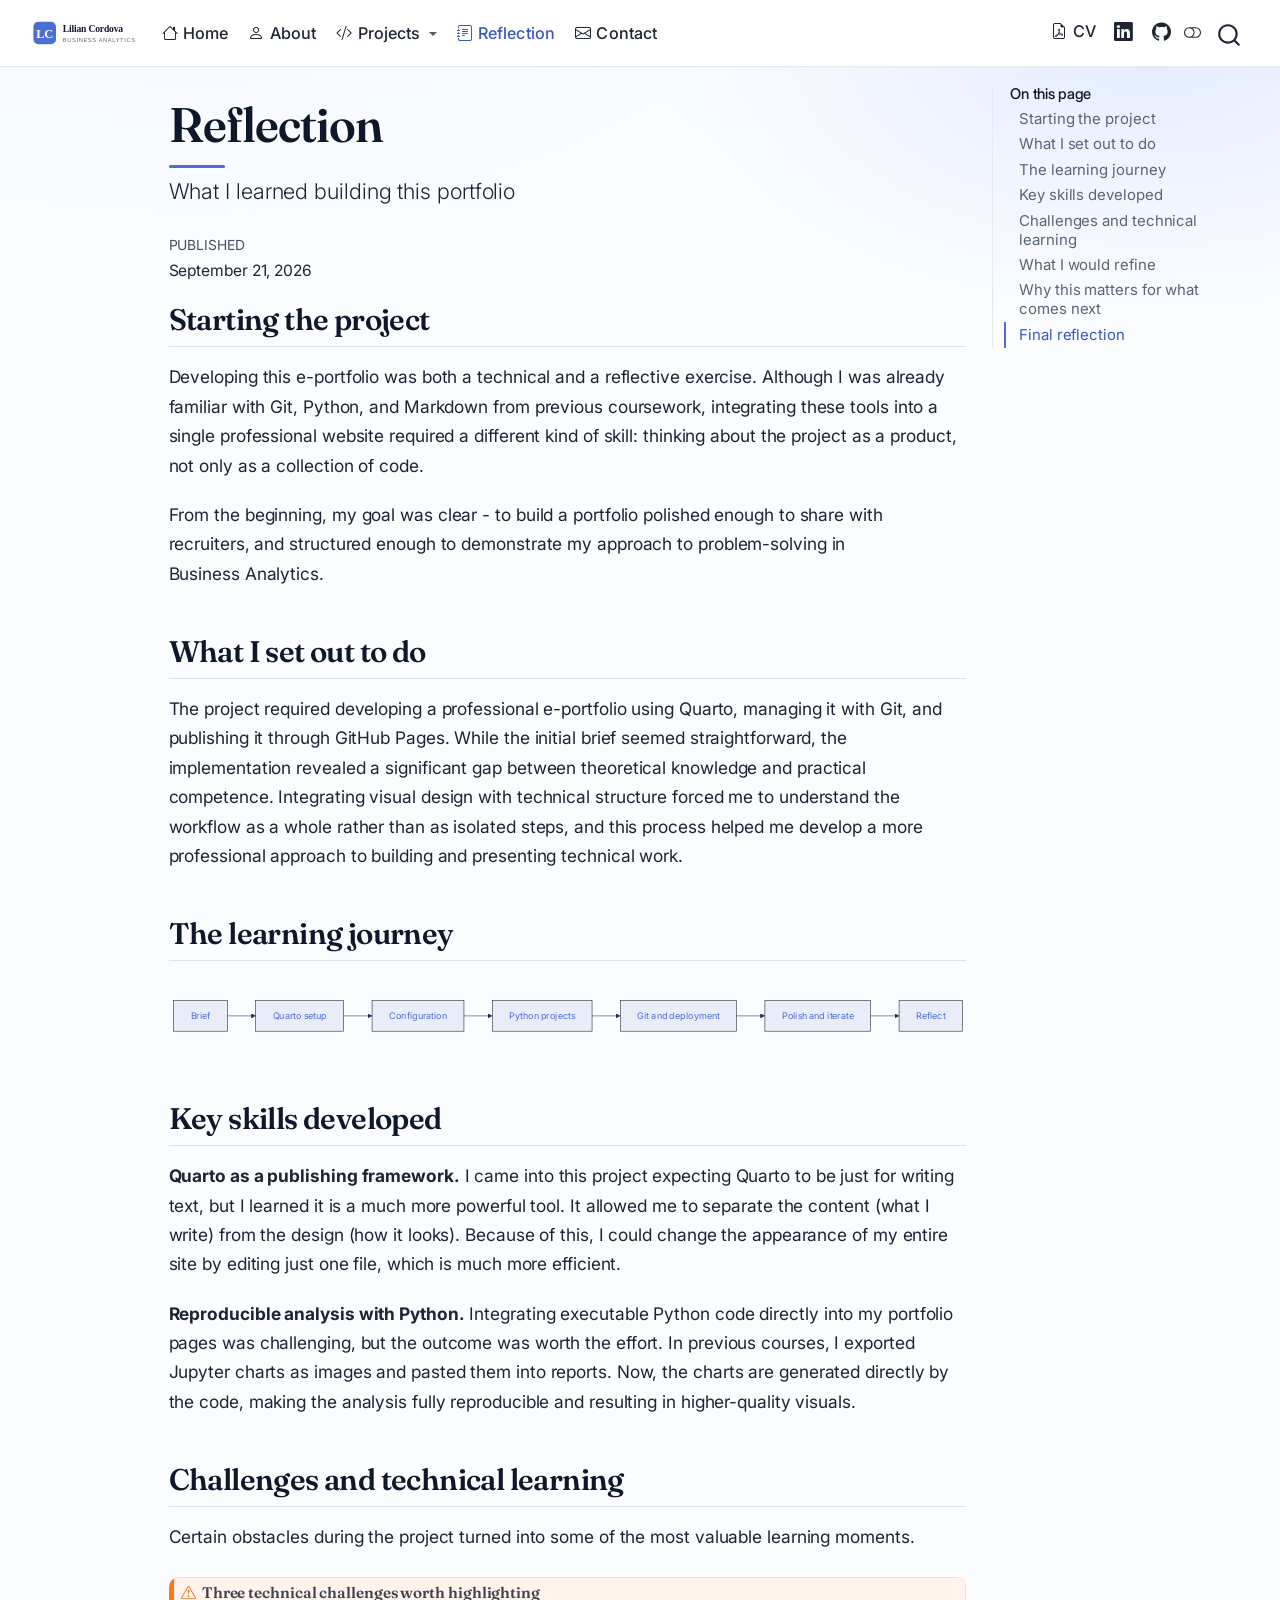
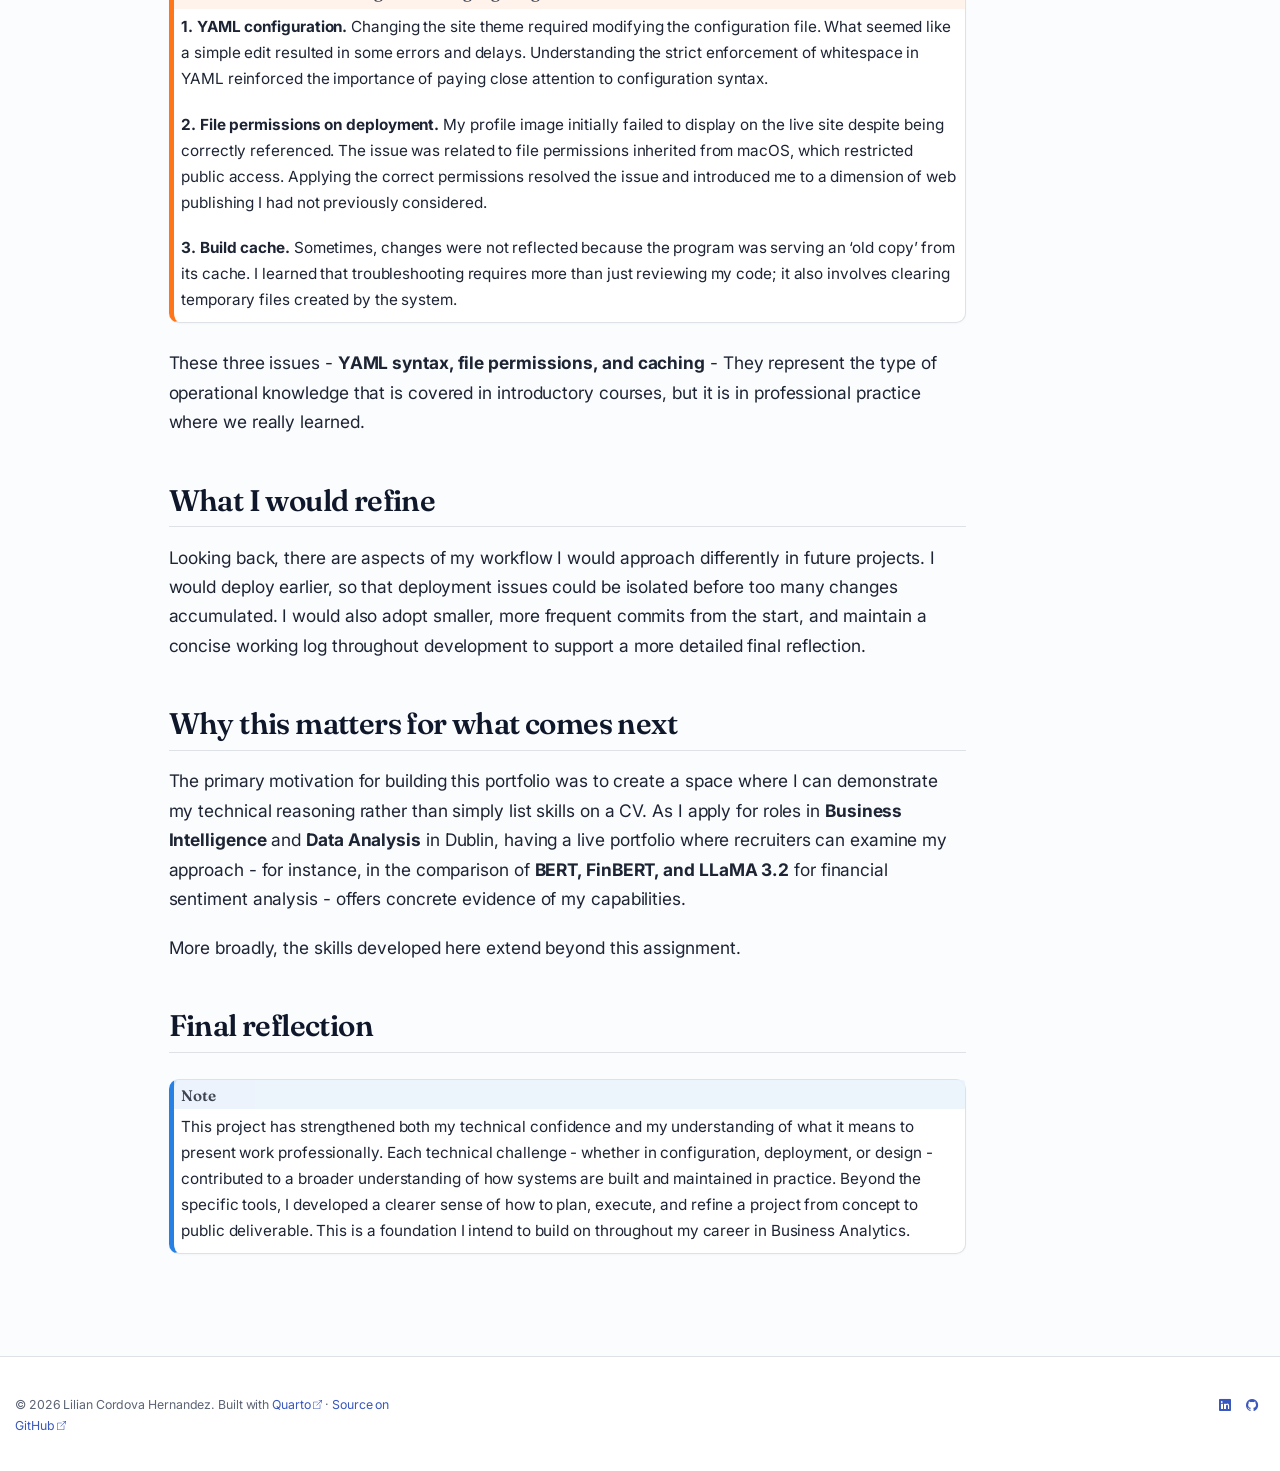
<file: docs/reflection.html>
<!DOCTYPE html>
<html xmlns="http://www.w3.org/1999/xhtml" lang="en" xml:lang="en"><head>

<meta charset="utf-8">
<meta name="generator" content="quarto-1.8.27">

<meta name="viewport" content="width=device-width, initial-scale=1.0, user-scalable=yes">

<meta name="dcterms.date" content="2026-09-21">

<title>Reflection</title>
<style>
code{white-space: pre-wrap;}
span.smallcaps{font-variant: small-caps;}
div.columns{display: flex; gap: min(4vw, 1.5em);}
div.column{flex: auto; overflow-x: auto;}
div.hanging-indent{margin-left: 1.5em; text-indent: -1.5em;}
ul.task-list{list-style: none;}
ul.task-list li input[type="checkbox"] {
  width: 0.8em;
  margin: 0 0.8em 0.2em -1em; /* quarto-specific, see https://github.com/quarto-dev/quarto-cli/issues/4556 */ 
  vertical-align: middle;
}
</style>


<script src="site_libs/quarto-nav/quarto-nav.js"></script>
<script src="site_libs/quarto-nav/headroom.min.js"></script>
<script src="site_libs/clipboard/clipboard.min.js"></script>
<script src="site_libs/quarto-search/autocomplete.umd.js"></script>
<script src="site_libs/quarto-search/fuse.min.js"></script>
<script src="site_libs/quarto-search/quarto-search.js"></script>
<meta name="quarto:offset" content="./">
<link href="./images/favicon.svg" rel="icon" type="image/svg+xml">
<script src="site_libs/quarto-html/quarto.js" type="module"></script>
<script src="site_libs/quarto-html/tabsets/tabsets.js" type="module"></script>
<script src="site_libs/quarto-html/axe/axe-check.js" type="module"></script>
<script src="site_libs/quarto-html/popper.min.js"></script>
<script src="site_libs/quarto-html/tippy.umd.min.js"></script>
<script src="site_libs/quarto-html/anchor.min.js"></script>
<link href="site_libs/quarto-html/tippy.css" rel="stylesheet">
<link href="site_libs/quarto-html/quarto-syntax-highlighting-57df612ce7d31eb042a4162ec1190c32.css" rel="stylesheet" class="quarto-color-scheme" id="quarto-text-highlighting-styles">
<link href="site_libs/quarto-html/quarto-syntax-highlighting-dark-9ce02ba9bf05f77acce06f7d436c50a3.css" rel="stylesheet" class="quarto-color-scheme quarto-color-alternate" id="quarto-text-highlighting-styles">
<link href="site_libs/quarto-html/quarto-syntax-highlighting-57df612ce7d31eb042a4162ec1190c32.css" rel="stylesheet" class="quarto-color-scheme-extra" id="quarto-text-highlighting-styles">
<script src="site_libs/bootstrap/bootstrap.min.js"></script>
<link href="site_libs/bootstrap/bootstrap-icons.css" rel="stylesheet">
<link href="site_libs/bootstrap/bootstrap-cafbf74504e8c92494feddbc5e3c4bea.min.css" rel="stylesheet" append-hash="true" class="quarto-color-scheme" id="quarto-bootstrap" data-mode="light">
<link href="site_libs/bootstrap/bootstrap-dark-274662e6b3faa38f8d456ecc8a73bcf7.min.css" rel="stylesheet" append-hash="true" class="quarto-color-scheme quarto-color-alternate" id="quarto-bootstrap" data-mode="light">
<link href="site_libs/bootstrap/bootstrap-cafbf74504e8c92494feddbc5e3c4bea.min.css" rel="stylesheet" append-hash="true" class="quarto-color-scheme-extra" id="quarto-bootstrap" data-mode="light">
<script id="quarto-search-options" type="application/json">{
  "location": "navbar",
  "copy-button": false,
  "collapse-after": 3,
  "panel-placement": "end",
  "type": "overlay",
  "limit": 50,
  "keyboard-shortcut": [
    "f",
    "/",
    "s"
  ],
  "show-item-context": false,
  "language": {
    "search-no-results-text": "No results",
    "search-matching-documents-text": "matching documents",
    "search-copy-link-title": "Copy link to search",
    "search-hide-matches-text": "Hide additional matches",
    "search-more-match-text": "more match in this document",
    "search-more-matches-text": "more matches in this document",
    "search-clear-button-title": "Clear",
    "search-text-placeholder": "",
    "search-detached-cancel-button-title": "Cancel",
    "search-submit-button-title": "Submit",
    "search-label": "Search"
  }
}</script>
<style>html{ scroll-behavior: smooth; }</style>
<script src="site_libs/quarto-diagram/mermaid.min.js"></script>
<script src="site_libs/quarto-diagram/mermaid-init.js"></script>
<link href="site_libs/quarto-diagram/mermaid.css" rel="stylesheet">


<meta property="og:title" content="Reflection">
<meta property="og:description" content="What I learned building this portfolio">
<meta property="og:image" content="https://cordova-lilian.github.io/eportfolio/images/preview.png">
<meta property="og:image:height" content="783">
<meta property="og:image:width" content="1231">
<meta name="twitter:title" content="Reflection">
<meta name="twitter:description" content="What I learned building this portfolio">
<meta name="twitter:image" content="https://cordova-lilian.github.io/eportfolio/images/preview.png">
<meta name="twitter:image-height" content="783">
<meta name="twitter:image-width" content="1231">
<meta name="twitter:card" content="summary_large_image">
</head>

<body class="nav-fixed quarto-light"><script id="quarto-html-before-body" type="application/javascript">
    const toggleBodyColorMode = (bsSheetEl) => {
      const mode = bsSheetEl.getAttribute("data-mode");
      const bodyEl = window.document.querySelector("body");
      if (mode === "dark") {
        bodyEl.classList.add("quarto-dark");
        bodyEl.classList.remove("quarto-light");
      } else {
        bodyEl.classList.add("quarto-light");
        bodyEl.classList.remove("quarto-dark");
      }
    }
    const toggleBodyColorPrimary = () => {
      const bsSheetEl = window.document.querySelector("link#quarto-bootstrap:not([rel=disabled-stylesheet])");
      if (bsSheetEl) {
        toggleBodyColorMode(bsSheetEl);
      }
    }
    const setColorSchemeToggle = (alternate) => {
      const toggles = window.document.querySelectorAll('.quarto-color-scheme-toggle');
      for (let i=0; i < toggles.length; i++) {
        const toggle = toggles[i];
        if (toggle) {
          if (alternate) {
            toggle.classList.add("alternate");
          } else {
            toggle.classList.remove("alternate");
          }
        }
      }
    };
    const toggleColorMode = (alternate) => {
      // Switch the stylesheets
      const primaryStylesheets = window.document.querySelectorAll('link.quarto-color-scheme:not(.quarto-color-alternate)');
      const alternateStylesheets = window.document.querySelectorAll('link.quarto-color-scheme.quarto-color-alternate');
      manageTransitions('#quarto-margin-sidebar .nav-link', false);
      if (alternate) {
        // note: dark is layered on light, we don't disable primary!
        enableStylesheet(alternateStylesheets);
        for (const sheetNode of alternateStylesheets) {
          if (sheetNode.id === "quarto-bootstrap") {
            toggleBodyColorMode(sheetNode);
          }
        }
      } else {
        disableStylesheet(alternateStylesheets);
        enableStylesheet(primaryStylesheets)
        toggleBodyColorPrimary();
      }
      manageTransitions('#quarto-margin-sidebar .nav-link', true);
      // Switch the toggles
      setColorSchemeToggle(alternate)
      // Hack to workaround the fact that safari doesn't
      // properly recolor the scrollbar when toggling (#1455)
      if (navigator.userAgent.indexOf('Safari') > 0 && navigator.userAgent.indexOf('Chrome') == -1) {
        manageTransitions("body", false);
        window.scrollTo(0, 1);
        setTimeout(() => {
          window.scrollTo(0, 0);
          manageTransitions("body", true);
        }, 40);
      }
    }
    const disableStylesheet = (stylesheets) => {
      for (let i=0; i < stylesheets.length; i++) {
        const stylesheet = stylesheets[i];
        stylesheet.rel = 'disabled-stylesheet';
      }
    }
    const enableStylesheet = (stylesheets) => {
      for (let i=0; i < stylesheets.length; i++) {
        const stylesheet = stylesheets[i];
        if(stylesheet.rel !== 'stylesheet') { // for Chrome, which will still FOUC without this check
          stylesheet.rel = 'stylesheet';
        }
      }
    }
    const manageTransitions = (selector, allowTransitions) => {
      const els = window.document.querySelectorAll(selector);
      for (let i=0; i < els.length; i++) {
        const el = els[i];
        if (allowTransitions) {
          el.classList.remove('notransition');
        } else {
          el.classList.add('notransition');
        }
      }
    }
    const isFileUrl = () => {
      return window.location.protocol === 'file:';
    }
    const hasAlternateSentinel = () => {
      let styleSentinel = getColorSchemeSentinel();
      if (styleSentinel !== null) {
        return styleSentinel === "alternate";
      } else {
        return false;
      }
    }
    const setStyleSentinel = (alternate) => {
      const value = alternate ? "alternate" : "default";
      if (!isFileUrl()) {
        window.localStorage.setItem("quarto-color-scheme", value);
      } else {
        localAlternateSentinel = value;
      }
    }
    const getColorSchemeSentinel = () => {
      if (!isFileUrl()) {
        const storageValue = window.localStorage.getItem("quarto-color-scheme");
        return storageValue != null ? storageValue : localAlternateSentinel;
      } else {
        return localAlternateSentinel;
      }
    }
    const toggleGiscusIfUsed = (isAlternate, darkModeDefault) => {
      const baseTheme = document.querySelector('#giscus-base-theme')?.value ?? 'light';
      const alternateTheme = document.querySelector('#giscus-alt-theme')?.value ?? 'dark';
      let newTheme = '';
      if(authorPrefersDark) {
        newTheme = isAlternate ? baseTheme : alternateTheme;
      } else {
        newTheme = isAlternate ? alternateTheme : baseTheme;
      }
      const changeGiscusTheme = () => {
        // From: https://github.com/giscus/giscus/issues/336
        const sendMessage = (message) => {
          const iframe = document.querySelector('iframe.giscus-frame');
          if (!iframe) return;
          iframe.contentWindow.postMessage({ giscus: message }, 'https://giscus.app');
        }
        sendMessage({
          setConfig: {
            theme: newTheme
          }
        });
      }
      const isGiscussLoaded = window.document.querySelector('iframe.giscus-frame') !== null;
      if (isGiscussLoaded) {
        changeGiscusTheme();
      }
    };
    const authorPrefersDark = false;
    const darkModeDefault = authorPrefersDark;
      document.querySelector('link#quarto-text-highlighting-styles.quarto-color-scheme-extra').rel = 'disabled-stylesheet';
      document.querySelector('link#quarto-bootstrap.quarto-color-scheme-extra').rel = 'disabled-stylesheet';
    let localAlternateSentinel = darkModeDefault ? 'alternate' : 'default';
    // Dark / light mode switch
    window.quartoToggleColorScheme = () => {
      // Read the current dark / light value
      let toAlternate = !hasAlternateSentinel();
      toggleColorMode(toAlternate);
      setStyleSentinel(toAlternate);
      toggleGiscusIfUsed(toAlternate, darkModeDefault);
      window.dispatchEvent(new Event('resize'));
    };
    // Switch to dark mode if need be
    if (hasAlternateSentinel()) {
      toggleColorMode(true);
    } else {
      toggleColorMode(false);
    }
  </script>

<div id="quarto-search-results"></div>
  <header id="quarto-header" class="headroom fixed-top">
    <nav class="navbar navbar-expand-lg " data-bs-theme="dark">
      <div class="navbar-container container-fluid">
      <div class="navbar-brand-container mx-auto">
    <a href="./index.html" class="navbar-brand navbar-brand-logo">
    <img src="./images/logo.svg" alt="Lilian Cordova Hernandez" class="navbar-logo light-content">
    <img src="./images/logo.svg" alt="Lilian Cordova Hernandez" class="navbar-logo dark-content">
    </a>
  </div>
            <div id="quarto-search" class="" title="Search"></div>
          <button class="navbar-toggler" type="button" data-bs-toggle="collapse" data-bs-target="#navbarCollapse" aria-controls="navbarCollapse" role="menu" aria-expanded="false" aria-label="Toggle navigation" onclick="if (window.quartoToggleHeadroom) { window.quartoToggleHeadroom(); }">
  <span class="navbar-toggler-icon"></span>
</button>
          <div class="collapse navbar-collapse" id="navbarCollapse">
            <ul class="navbar-nav navbar-nav-scroll me-auto">
  <li class="nav-item">
    <a class="nav-link" href="./index.html"> <i class="bi bi-house" role="img">
</i> 
<span class="menu-text">Home</span></a>
  </li>  
  <li class="nav-item">
    <a class="nav-link" href="./about.html"> <i class="bi bi-person" role="img">
</i> 
<span class="menu-text">About</span></a>
  </li>  
  <li class="nav-item dropdown ">
    <a class="nav-link dropdown-toggle" href="#" id="nav-menu-projects" role="link" data-bs-toggle="dropdown" aria-expanded="false">
      <i class="bi bi-code-slash" role="img">
</i> 
 <span class="menu-text">Projects</span>
    </a>
    <ul class="dropdown-menu" aria-labelledby="nav-menu-projects">    
        <li>
    <a class="dropdown-item" href="./projects/index.html">
 <span class="dropdown-text">All projects</span></a>
  </li>  
        <li>
    <a class="dropdown-item" href="./projects/list/sentiment_analysis.html">
 <span class="dropdown-text">Financial Sentiment Analysis</span></a>
  </li>  
        <li>
    <a class="dropdown-item" href="./projects/list/fraud_detection.html">
 <span class="dropdown-text">Fraud Detection</span></a>
  </li>  
        <li>
    <a class="dropdown-item" href="./projects/list/ai_content_pipeline.html">
 <span class="dropdown-text">AI Content Production Pipeline</span></a>
  </li>  
        <li>
    <a class="dropdown-item" href="./projects/list/product_performance_analysis.html">
 <span class="dropdown-text">AutoMotion Co.&nbsp;Dashboard (Power BI)</span></a>
  </li>  
    </ul>
  </li>
  <li class="nav-item">
    <a class="nav-link active" href="./reflection.html" aria-current="page"> <i class="bi bi-journal-text" role="img">
</i> 
<span class="menu-text">Reflection</span></a>
  </li>  
  <li class="nav-item">
    <a class="nav-link" href="./contact.html"> <i class="bi bi-envelope" role="img">
</i> 
<span class="menu-text">Contact</span></a>
  </li>  
</ul>
            <ul class="navbar-nav navbar-nav-scroll ms-auto">
  <li class="nav-item">
    <a class="nav-link" href="./cv/cv.pdf" target="_blank"> <i class="bi bi-file-earmark-pdf" role="img">
</i> 
<span class="menu-text">CV</span></a>
  </li>  
  <li class="nav-item compact">
    <a class="nav-link" href="https://www.linkedin.com/in/lilian-cordova-hernandez-916a37232/" target="_blank"> <i class="bi bi-linkedin" role="img" aria-label="LinkedIn">
</i> 
<span class="menu-text"></span></a>
  </li>  
  <li class="nav-item compact">
    <a class="nav-link" href="https://github.com/cordova-lilian" target="_blank"> <i class="bi bi-github" role="img" aria-label="GitHub">
</i> 
<span class="menu-text"></span></a>
  </li>  
</ul>
          </div> <!-- /navcollapse -->
            <div class="quarto-navbar-tools">
  <a href="" class="quarto-color-scheme-toggle quarto-navigation-tool  px-1" onclick="window.quartoToggleColorScheme(); return false;" title="Toggle dark mode"><i class="bi"></i></a>
</div>
      </div> <!-- /container-fluid -->
    </nav>
</header>
<!-- content -->
<div id="quarto-content" class="quarto-container page-columns page-rows-contents page-layout-article page-navbar">
<!-- sidebar -->
<!-- margin-sidebar -->
    <div id="quarto-margin-sidebar" class="sidebar margin-sidebar">
        <nav id="TOC" role="doc-toc" class="toc-active">
    <h2 id="toc-title">On this page</h2>
   
  <ul>
  <li><a href="#starting-the-project" id="toc-starting-the-project" class="nav-link active" data-scroll-target="#starting-the-project">Starting the project</a></li>
  <li><a href="#what-i-set-out-to-do" id="toc-what-i-set-out-to-do" class="nav-link" data-scroll-target="#what-i-set-out-to-do">What I set out to do</a></li>
  <li><a href="#the-learning-journey" id="toc-the-learning-journey" class="nav-link" data-scroll-target="#the-learning-journey">The learning journey</a></li>
  <li><a href="#key-skills-developed" id="toc-key-skills-developed" class="nav-link" data-scroll-target="#key-skills-developed">Key skills developed</a></li>
  <li><a href="#challenges-and-technical-learning" id="toc-challenges-and-technical-learning" class="nav-link" data-scroll-target="#challenges-and-technical-learning">Challenges and technical learning</a></li>
  <li><a href="#what-i-would-refine" id="toc-what-i-would-refine" class="nav-link" data-scroll-target="#what-i-would-refine">What I would refine</a></li>
  <li><a href="#why-this-matters-for-what-comes-next" id="toc-why-this-matters-for-what-comes-next" class="nav-link" data-scroll-target="#why-this-matters-for-what-comes-next">Why this matters for what comes next</a></li>
  <li><a href="#final-reflection" id="toc-final-reflection" class="nav-link" data-scroll-target="#final-reflection">Final reflection</a></li>
  </ul>
</nav>
    </div>
<!-- main -->
<main class="content" id="quarto-document-content">


<header id="title-block-header" class="quarto-title-block default">
<div class="quarto-title">
<h1 class="title">Reflection</h1>
<p class="subtitle lead">What I learned building this portfolio</p>
</div>



<div class="quarto-title-meta">

    
    <div>
    <div class="quarto-title-meta-heading">Published</div>
    <div class="quarto-title-meta-contents">
      <p class="date">September 21, 2026</p>
    </div>
  </div>
  
    
  </div>
  


</header>


<section id="starting-the-project" class="level2">
<h2 class="anchored" data-anchor-id="starting-the-project">Starting the project</h2>
<p>Developing this e-portfolio was both a technical and a reflective exercise. Although I was already familiar with Git, Python, and Markdown from previous coursework, integrating these tools into a single professional website required a different kind of skill: thinking about the project as a product, not only as a collection of code.</p>
<p>From the beginning, my goal was clear - to build a portfolio polished enough to share with recruiters, and structured enough to demonstrate my approach to problem-solving in Business Analytics.</p>
</section>
<section id="what-i-set-out-to-do" class="level2">
<h2 class="anchored" data-anchor-id="what-i-set-out-to-do">What I set out to do</h2>
<p>The project required developing a professional e-portfolio using Quarto, managing it with Git, and publishing it through GitHub Pages. While the initial brief seemed straightforward, the implementation revealed a significant gap between theoretical knowledge and practical competence. Integrating visual design with technical structure forced me to understand the workflow as a whole rather than as isolated steps, and this process helped me develop a more professional approach to building and presenting technical work.</p>
</section>
<section id="the-learning-journey" class="level2">
<h2 class="anchored" data-anchor-id="the-learning-journey">The learning journey</h2>
<div class="cell" data-layout-align="default">
<div class="cell-output-display">
<div>
<p></p><figure class="figure"><p></p>
<div>
<pre class="mermaid mermaid-js">flowchart LR
    A[Brief] --&gt; B[Quarto setup]
    B --&gt; C[Configuration]
    C --&gt; D[Python projects]
    D --&gt; E[Git and deployment]
    E --&gt; F[Polish and iterate]
    F --&gt; G[Reflect]
</pre>
</div>
<p></p></figure><p></p>
</div>
</div>
</div>
</section>
<section id="key-skills-developed" class="level2">
<h2 class="anchored" data-anchor-id="key-skills-developed">Key skills developed</h2>
<p><strong>Quarto as a publishing framework.</strong> I came into this project expecting Quarto to be just for writing text, but I learned it is a much more powerful tool. It allowed me to separate the content (what I write) from the design (how it looks). Because of this, I could change the appearance of my entire site by editing just one file, which is much more efficient.</p>
<p><strong>Reproducible analysis with Python.</strong> Integrating executable Python code directly into my portfolio pages was challenging, but the outcome was worth the effort. In previous courses, I exported Jupyter charts as images and pasted them into reports. Now, the charts are generated directly by the code, making the analysis fully reproducible and resulting in higher-quality visuals.</p>
</section>
<section id="challenges-and-technical-learning" class="level2">
<h2 class="anchored" data-anchor-id="challenges-and-technical-learning">Challenges and technical learning</h2>
<p>Certain obstacles during the project turned into some of the most valuable learning moments.</p>
<div class="callout callout-style-default callout-warning callout-titled">
<div class="callout-header d-flex align-content-center">
<div class="callout-icon-container">
<i class="callout-icon"></i>
</div>
<div class="callout-title-container flex-fill">
<span class="screen-reader-only">Warning</span>Three technical challenges worth highlighting
</div>
</div>
<div class="callout-body-container callout-body">
<p><strong>1. YAML configuration.</strong> Changing the site theme required modifying the configuration file. What seemed like a simple edit resulted in some errors and delays. Understanding the strict enforcement of whitespace in YAML reinforced the importance of paying close attention to configuration syntax.</p>
<p><strong>2. File permissions on deployment.</strong> My profile image initially failed to display on the live site despite being correctly referenced. The issue was related to file permissions inherited from macOS, which restricted public access. Applying the correct permissions resolved the issue and introduced me to a dimension of web publishing I had not previously considered.</p>
<p><strong>3. Build cache.</strong> Sometimes, changes were not reflected because the program was serving an ‘old copy’ from its cache. I learned that troubleshooting requires more than just reviewing my code; it also involves clearing temporary files created by the system.</p>
</div>
</div>
<p>These three issues - <strong>YAML syntax, file permissions, and caching</strong> - They represent the type of operational knowledge that is covered in introductory courses, but it is in professional practice where we really learned.</p>
</section>
<section id="what-i-would-refine" class="level2">
<h2 class="anchored" data-anchor-id="what-i-would-refine">What I would refine</h2>
<p>Looking back, there are aspects of my workflow I would approach differently in future projects. I would deploy earlier, so that deployment issues could be isolated before too many changes accumulated. I would also adopt smaller, more frequent commits from the start, and maintain a concise working log throughout development to support a more detailed final reflection.</p>
</section>
<section id="why-this-matters-for-what-comes-next" class="level2">
<h2 class="anchored" data-anchor-id="why-this-matters-for-what-comes-next">Why this matters for what comes next</h2>
<p>The primary motivation for building this portfolio was to create a space where I can demonstrate my technical reasoning rather than simply list skills on a CV. As I apply for roles in <strong>Business Intelligence</strong> and <strong>Data Analysis</strong> in Dublin, having a live portfolio where recruiters can examine my approach - for instance, in the comparison of <strong>BERT, FinBERT, and LLaMA 3.2</strong> for financial sentiment analysis - offers concrete evidence of my capabilities.</p>
<p>More broadly, the skills developed here extend beyond this assignment.</p>
</section>
<section id="final-reflection" class="level2">
<h2 class="anchored" data-anchor-id="final-reflection">Final reflection</h2>
<div class="callout callout-style-default callout-note no-icon callout-titled">
<div class="callout-header d-flex align-content-center">
<div class="callout-icon-container">
<i class="callout-icon no-icon"></i>
</div>
<div class="callout-title-container flex-fill">
Note
</div>
</div>
<div class="callout-body-container callout-body">
<p>This project has strengthened both my technical confidence and my understanding of what it means to present work professionally. Each technical challenge - whether in configuration, deployment, or design - contributed to a broader understanding of how systems are built and maintained in practice. Beyond the specific tools, I developed a clearer sense of how to plan, execute, and refine a project from concept to public deliverable. This is a foundation I intend to build on throughout my career in Business Analytics.</p>
</div>
</div>


</section>

</main> <!-- /main -->
<script id="quarto-html-after-body" type="application/javascript">
  window.document.addEventListener("DOMContentLoaded", function (event) {
    // Ensure there is a toggle, if there isn't float one in the top right
    if (window.document.querySelector('.quarto-color-scheme-toggle') === null) {
      const a = window.document.createElement('a');
      a.classList.add('top-right');
      a.classList.add('quarto-color-scheme-toggle');
      a.href = "";
      a.onclick = function() { try { window.quartoToggleColorScheme(); } catch {} return false; };
      const i = window.document.createElement("i");
      i.classList.add('bi');
      a.appendChild(i);
      window.document.body.appendChild(a);
    }
    setColorSchemeToggle(hasAlternateSentinel())
    const icon = "";
    const anchorJS = new window.AnchorJS();
    anchorJS.options = {
      placement: 'right',
      icon: icon
    };
    anchorJS.add('.anchored');
    const isCodeAnnotation = (el) => {
      for (const clz of el.classList) {
        if (clz.startsWith('code-annotation-')) {                     
          return true;
        }
      }
      return false;
    }
    const onCopySuccess = function(e) {
      // button target
      const button = e.trigger;
      // don't keep focus
      button.blur();
      // flash "checked"
      button.classList.add('code-copy-button-checked');
      var currentTitle = button.getAttribute("title");
      button.setAttribute("title", "Copied!");
      let tooltip;
      if (window.bootstrap) {
        button.setAttribute("data-bs-toggle", "tooltip");
        button.setAttribute("data-bs-placement", "left");
        button.setAttribute("data-bs-title", "Copied!");
        tooltip = new bootstrap.Tooltip(button, 
          { trigger: "manual", 
            customClass: "code-copy-button-tooltip",
            offset: [0, -8]});
        tooltip.show();    
      }
      setTimeout(function() {
        if (tooltip) {
          tooltip.hide();
          button.removeAttribute("data-bs-title");
          button.removeAttribute("data-bs-toggle");
          button.removeAttribute("data-bs-placement");
        }
        button.setAttribute("title", currentTitle);
        button.classList.remove('code-copy-button-checked');
      }, 1000);
      // clear code selection
      e.clearSelection();
    }
    const getTextToCopy = function(trigger) {
      const outerScaffold = trigger.parentElement.cloneNode(true);
      const codeEl = outerScaffold.querySelector('code');
      for (const childEl of codeEl.children) {
        if (isCodeAnnotation(childEl)) {
          childEl.remove();
        }
      }
      return codeEl.innerText;
    }
    const clipboard = new window.ClipboardJS('.code-copy-button:not([data-in-quarto-modal])', {
      text: getTextToCopy
    });
    clipboard.on('success', onCopySuccess);
    if (window.document.getElementById('quarto-embedded-source-code-modal')) {
      const clipboardModal = new window.ClipboardJS('.code-copy-button[data-in-quarto-modal]', {
        text: getTextToCopy,
        container: window.document.getElementById('quarto-embedded-source-code-modal')
      });
      clipboardModal.on('success', onCopySuccess);
    }
      var localhostRegex = new RegExp(/^(?:http|https):\/\/localhost\:?[0-9]*\//);
      var mailtoRegex = new RegExp(/^mailto:/);
        var filterRegex = new RegExp("https:\/\/cordova-lilian\.github\.io\/eportfolio");
      var isInternal = (href) => {
          return filterRegex.test(href) || localhostRegex.test(href) || mailtoRegex.test(href);
      }
      // Inspect non-navigation links and adorn them if external
     var links = window.document.querySelectorAll('a[href]:not(.nav-link):not(.navbar-brand):not(.toc-action):not(.sidebar-link):not(.sidebar-item-toggle):not(.pagination-link):not(.no-external):not([aria-hidden]):not(.dropdown-item):not(.quarto-navigation-tool):not(.about-link)');
      for (var i=0; i<links.length; i++) {
        const link = links[i];
        if (!isInternal(link.href)) {
          // undo the damage that might have been done by quarto-nav.js in the case of
          // links that we want to consider external
          if (link.dataset.originalHref !== undefined) {
            link.href = link.dataset.originalHref;
          }
            // target, if specified
            link.setAttribute("target", "_blank");
            if (link.getAttribute("rel") === null) {
              link.setAttribute("rel", "noopener");
            }
            // default icon
            link.classList.add("external");
        }
      }
    function tippyHover(el, contentFn, onTriggerFn, onUntriggerFn) {
      const config = {
        allowHTML: true,
        maxWidth: 500,
        delay: 100,
        arrow: false,
        appendTo: function(el) {
            return el.parentElement;
        },
        interactive: true,
        interactiveBorder: 10,
        theme: 'quarto',
        placement: 'bottom-start',
      };
      if (contentFn) {
        config.content = contentFn;
      }
      if (onTriggerFn) {
        config.onTrigger = onTriggerFn;
      }
      if (onUntriggerFn) {
        config.onUntrigger = onUntriggerFn;
      }
      window.tippy(el, config); 
    }
    const noterefs = window.document.querySelectorAll('a[role="doc-noteref"]');
    for (var i=0; i<noterefs.length; i++) {
      const ref = noterefs[i];
      tippyHover(ref, function() {
        // use id or data attribute instead here
        let href = ref.getAttribute('data-footnote-href') || ref.getAttribute('href');
        try { href = new URL(href).hash; } catch {}
        const id = href.replace(/^#\/?/, "");
        const note = window.document.getElementById(id);
        if (note) {
          return note.innerHTML;
        } else {
          return "";
        }
      });
    }
    const xrefs = window.document.querySelectorAll('a.quarto-xref');
    const processXRef = (id, note) => {
      // Strip column container classes
      const stripColumnClz = (el) => {
        el.classList.remove("page-full", "page-columns");
        if (el.children) {
          for (const child of el.children) {
            stripColumnClz(child);
          }
        }
      }
      stripColumnClz(note)
      if (id === null || id.startsWith('sec-')) {
        // Special case sections, only their first couple elements
        const container = document.createElement("div");
        if (note.children && note.children.length > 2) {
          container.appendChild(note.children[0].cloneNode(true));
          for (let i = 1; i < note.children.length; i++) {
            const child = note.children[i];
            if (child.tagName === "P" && child.innerText === "") {
              continue;
            } else {
              container.appendChild(child.cloneNode(true));
              break;
            }
          }
          if (window.Quarto?.typesetMath) {
            window.Quarto.typesetMath(container);
          }
          return container.innerHTML
        } else {
          if (window.Quarto?.typesetMath) {
            window.Quarto.typesetMath(note);
          }
          return note.innerHTML;
        }
      } else {
        // Remove any anchor links if they are present
        const anchorLink = note.querySelector('a.anchorjs-link');
        if (anchorLink) {
          anchorLink.remove();
        }
        if (window.Quarto?.typesetMath) {
          window.Quarto.typesetMath(note);
        }
        if (note.classList.contains("callout")) {
          return note.outerHTML;
        } else {
          return note.innerHTML;
        }
      }
    }
    for (var i=0; i<xrefs.length; i++) {
      const xref = xrefs[i];
      tippyHover(xref, undefined, function(instance) {
        instance.disable();
        let url = xref.getAttribute('href');
        let hash = undefined; 
        if (url.startsWith('#')) {
          hash = url;
        } else {
          try { hash = new URL(url).hash; } catch {}
        }
        if (hash) {
          const id = hash.replace(/^#\/?/, "");
          const note = window.document.getElementById(id);
          if (note !== null) {
            try {
              const html = processXRef(id, note.cloneNode(true));
              instance.setContent(html);
            } finally {
              instance.enable();
              instance.show();
            }
          } else {
            // See if we can fetch this
            fetch(url.split('#')[0])
            .then(res => res.text())
            .then(html => {
              const parser = new DOMParser();
              const htmlDoc = parser.parseFromString(html, "text/html");
              const note = htmlDoc.getElementById(id);
              if (note !== null) {
                const html = processXRef(id, note);
                instance.setContent(html);
              } 
            }).finally(() => {
              instance.enable();
              instance.show();
            });
          }
        } else {
          // See if we can fetch a full url (with no hash to target)
          // This is a special case and we should probably do some content thinning / targeting
          fetch(url)
          .then(res => res.text())
          .then(html => {
            const parser = new DOMParser();
            const htmlDoc = parser.parseFromString(html, "text/html");
            const note = htmlDoc.querySelector('main.content');
            if (note !== null) {
              // This should only happen for chapter cross references
              // (since there is no id in the URL)
              // remove the first header
              if (note.children.length > 0 && note.children[0].tagName === "HEADER") {
                note.children[0].remove();
              }
              const html = processXRef(null, note);
              instance.setContent(html);
            } 
          }).finally(() => {
            instance.enable();
            instance.show();
          });
        }
      }, function(instance) {
      });
    }
        let selectedAnnoteEl;
        const selectorForAnnotation = ( cell, annotation) => {
          let cellAttr = 'data-code-cell="' + cell + '"';
          let lineAttr = 'data-code-annotation="' +  annotation + '"';
          const selector = 'span[' + cellAttr + '][' + lineAttr + ']';
          return selector;
        }
        const selectCodeLines = (annoteEl) => {
          const doc = window.document;
          const targetCell = annoteEl.getAttribute("data-target-cell");
          const targetAnnotation = annoteEl.getAttribute("data-target-annotation");
          const annoteSpan = window.document.querySelector(selectorForAnnotation(targetCell, targetAnnotation));
          const lines = annoteSpan.getAttribute("data-code-lines").split(",");
          const lineIds = lines.map((line) => {
            return targetCell + "-" + line;
          })
          let top = null;
          let height = null;
          let parent = null;
          if (lineIds.length > 0) {
              //compute the position of the single el (top and bottom and make a div)
              const el = window.document.getElementById(lineIds[0]);
              top = el.offsetTop;
              height = el.offsetHeight;
              parent = el.parentElement.parentElement;
            if (lineIds.length > 1) {
              const lastEl = window.document.getElementById(lineIds[lineIds.length - 1]);
              const bottom = lastEl.offsetTop + lastEl.offsetHeight;
              height = bottom - top;
            }
            if (top !== null && height !== null && parent !== null) {
              // cook up a div (if necessary) and position it 
              let div = window.document.getElementById("code-annotation-line-highlight");
              if (div === null) {
                div = window.document.createElement("div");
                div.setAttribute("id", "code-annotation-line-highlight");
                div.style.position = 'absolute';
                parent.appendChild(div);
              }
              div.style.top = top - 2 + "px";
              div.style.height = height + 4 + "px";
              div.style.left = 0;
              let gutterDiv = window.document.getElementById("code-annotation-line-highlight-gutter");
              if (gutterDiv === null) {
                gutterDiv = window.document.createElement("div");
                gutterDiv.setAttribute("id", "code-annotation-line-highlight-gutter");
                gutterDiv.style.position = 'absolute';
                const codeCell = window.document.getElementById(targetCell);
                const gutter = codeCell.querySelector('.code-annotation-gutter');
                gutter.appendChild(gutterDiv);
              }
              gutterDiv.style.top = top - 2 + "px";
              gutterDiv.style.height = height + 4 + "px";
            }
            selectedAnnoteEl = annoteEl;
          }
        };
        const unselectCodeLines = () => {
          const elementsIds = ["code-annotation-line-highlight", "code-annotation-line-highlight-gutter"];
          elementsIds.forEach((elId) => {
            const div = window.document.getElementById(elId);
            if (div) {
              div.remove();
            }
          });
          selectedAnnoteEl = undefined;
        };
          // Handle positioning of the toggle
      window.addEventListener(
        "resize",
        throttle(() => {
          elRect = undefined;
          if (selectedAnnoteEl) {
            selectCodeLines(selectedAnnoteEl);
          }
        }, 10)
      );
      function throttle(fn, ms) {
      let throttle = false;
      let timer;
        return (...args) => {
          if(!throttle) { // first call gets through
              fn.apply(this, args);
              throttle = true;
          } else { // all the others get throttled
              if(timer) clearTimeout(timer); // cancel #2
              timer = setTimeout(() => {
                fn.apply(this, args);
                timer = throttle = false;
              }, ms);
          }
        };
      }
        // Attach click handler to the DT
        const annoteDls = window.document.querySelectorAll('dt[data-target-cell]');
        for (const annoteDlNode of annoteDls) {
          annoteDlNode.addEventListener('click', (event) => {
            const clickedEl = event.target;
            if (clickedEl !== selectedAnnoteEl) {
              unselectCodeLines();
              const activeEl = window.document.querySelector('dt[data-target-cell].code-annotation-active');
              if (activeEl) {
                activeEl.classList.remove('code-annotation-active');
              }
              selectCodeLines(clickedEl);
              clickedEl.classList.add('code-annotation-active');
            } else {
              // Unselect the line
              unselectCodeLines();
              clickedEl.classList.remove('code-annotation-active');
            }
          });
        }
    const findCites = (el) => {
      const parentEl = el.parentElement;
      if (parentEl) {
        const cites = parentEl.dataset.cites;
        if (cites) {
          return {
            el,
            cites: cites.split(' ')
          };
        } else {
          return findCites(el.parentElement)
        }
      } else {
        return undefined;
      }
    };
    var bibliorefs = window.document.querySelectorAll('a[role="doc-biblioref"]');
    for (var i=0; i<bibliorefs.length; i++) {
      const ref = bibliorefs[i];
      const citeInfo = findCites(ref);
      if (citeInfo) {
        tippyHover(citeInfo.el, function() {
          var popup = window.document.createElement('div');
          citeInfo.cites.forEach(function(cite) {
            var citeDiv = window.document.createElement('div');
            citeDiv.classList.add('hanging-indent');
            citeDiv.classList.add('csl-entry');
            var biblioDiv = window.document.getElementById('ref-' + cite);
            if (biblioDiv) {
              citeDiv.innerHTML = biblioDiv.innerHTML;
            }
            popup.appendChild(citeDiv);
          });
          return popup.innerHTML;
        });
      }
    }
  });
  </script>
</div> <!-- /content -->
<footer class="footer">
  <div class="nav-footer">
    <div class="nav-footer-left">
<p>© 2026 Lilian Cordova Hernandez. Built with <a href="https://quarto.org/">Quarto</a> · <a href="https://github.com/cordova-lilian/eportfolio">Source on GitHub</a></p>
</div>   
    <div class="nav-footer-center">
      &nbsp;
    </div>
    <div class="nav-footer-right">
      <ul class="footer-items list-unstyled">
    <li class="nav-item compact">
    <a class="nav-link" href="https://www.linkedin.com/in/lilian-cordova-hernandez-916a37232/">
      <i class="bi bi-linkedin" role="img" aria-label="LinkedIn">
</i> 
    </a>
  </li>  
    <li class="nav-item compact">
    <a class="nav-link" href="https://github.com/cordova-lilian">
      <i class="bi bi-github" role="img" aria-label="GitHub">
</i> 
    </a>
  </li>  
</ul>
    </div>
  </div>
</footer>




<script src="site_libs/quarto-html/zenscroll-min.js"></script>
</body></html>
</file>
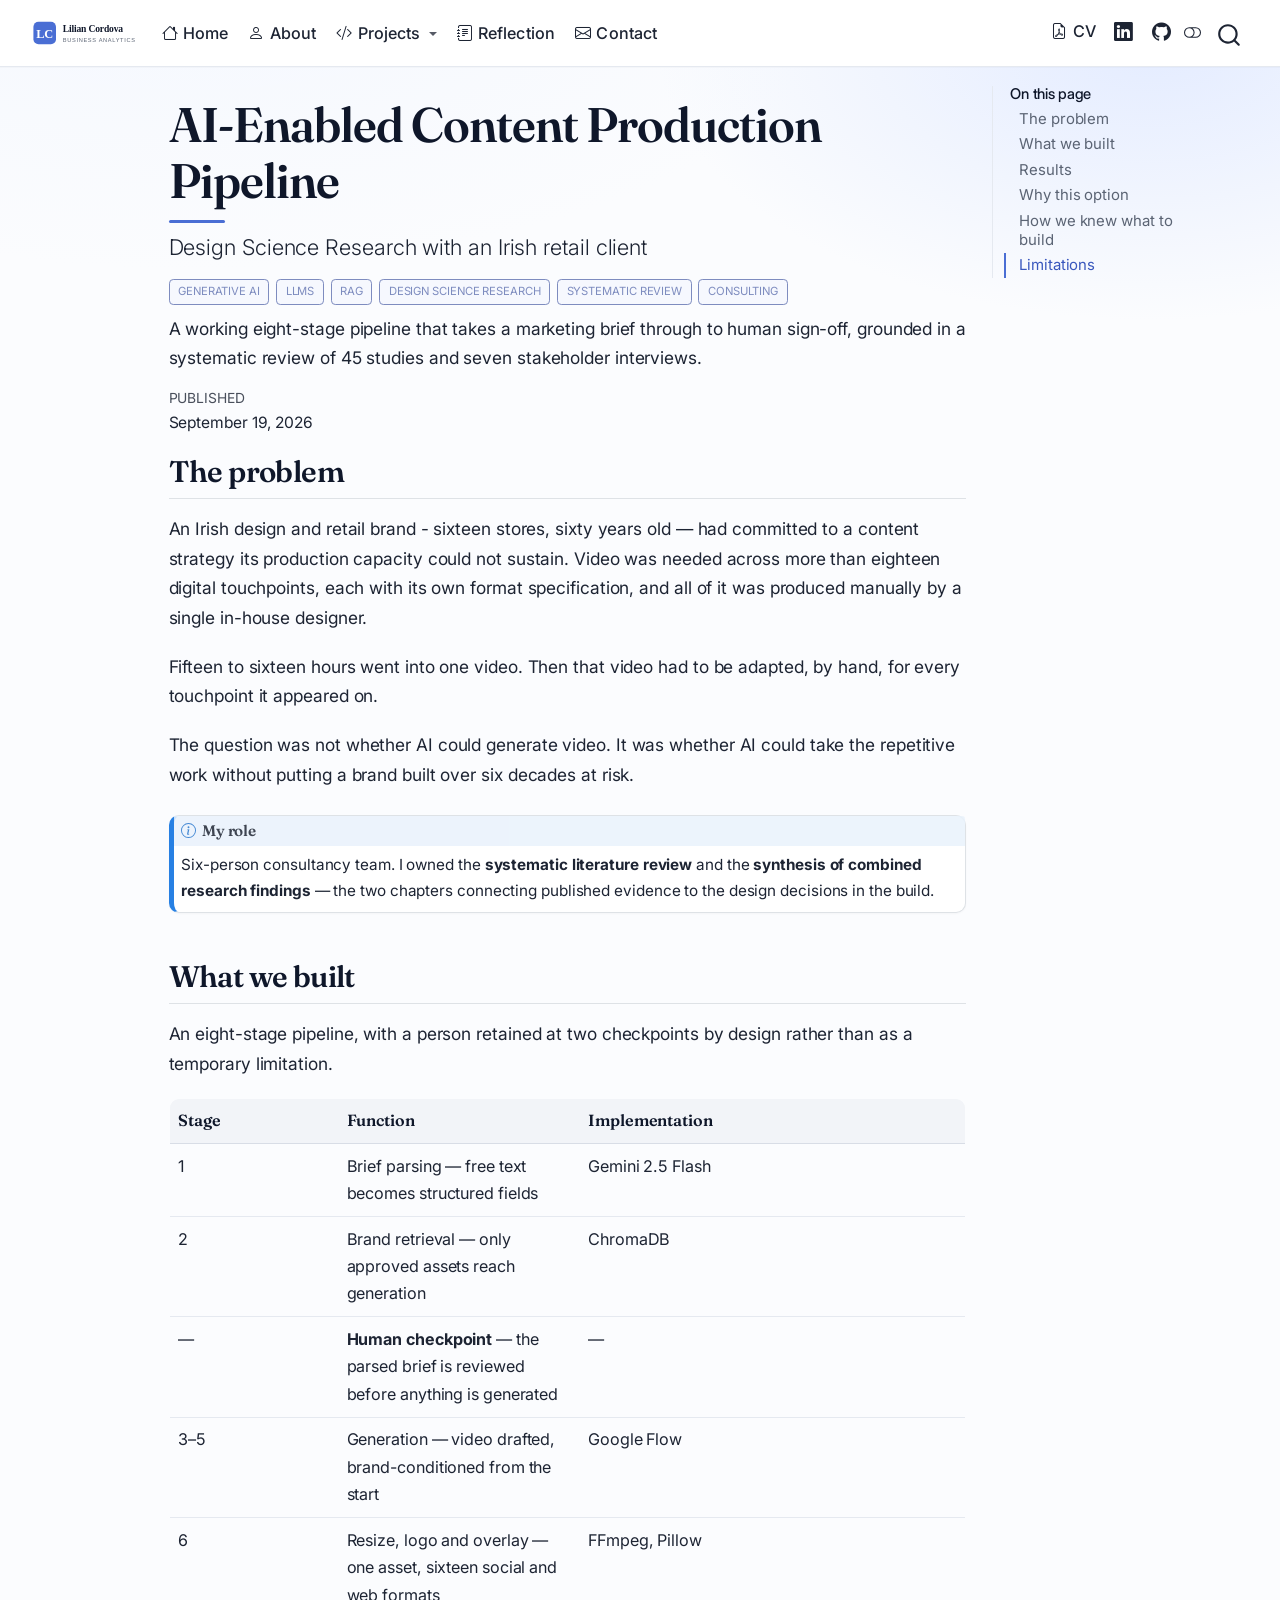
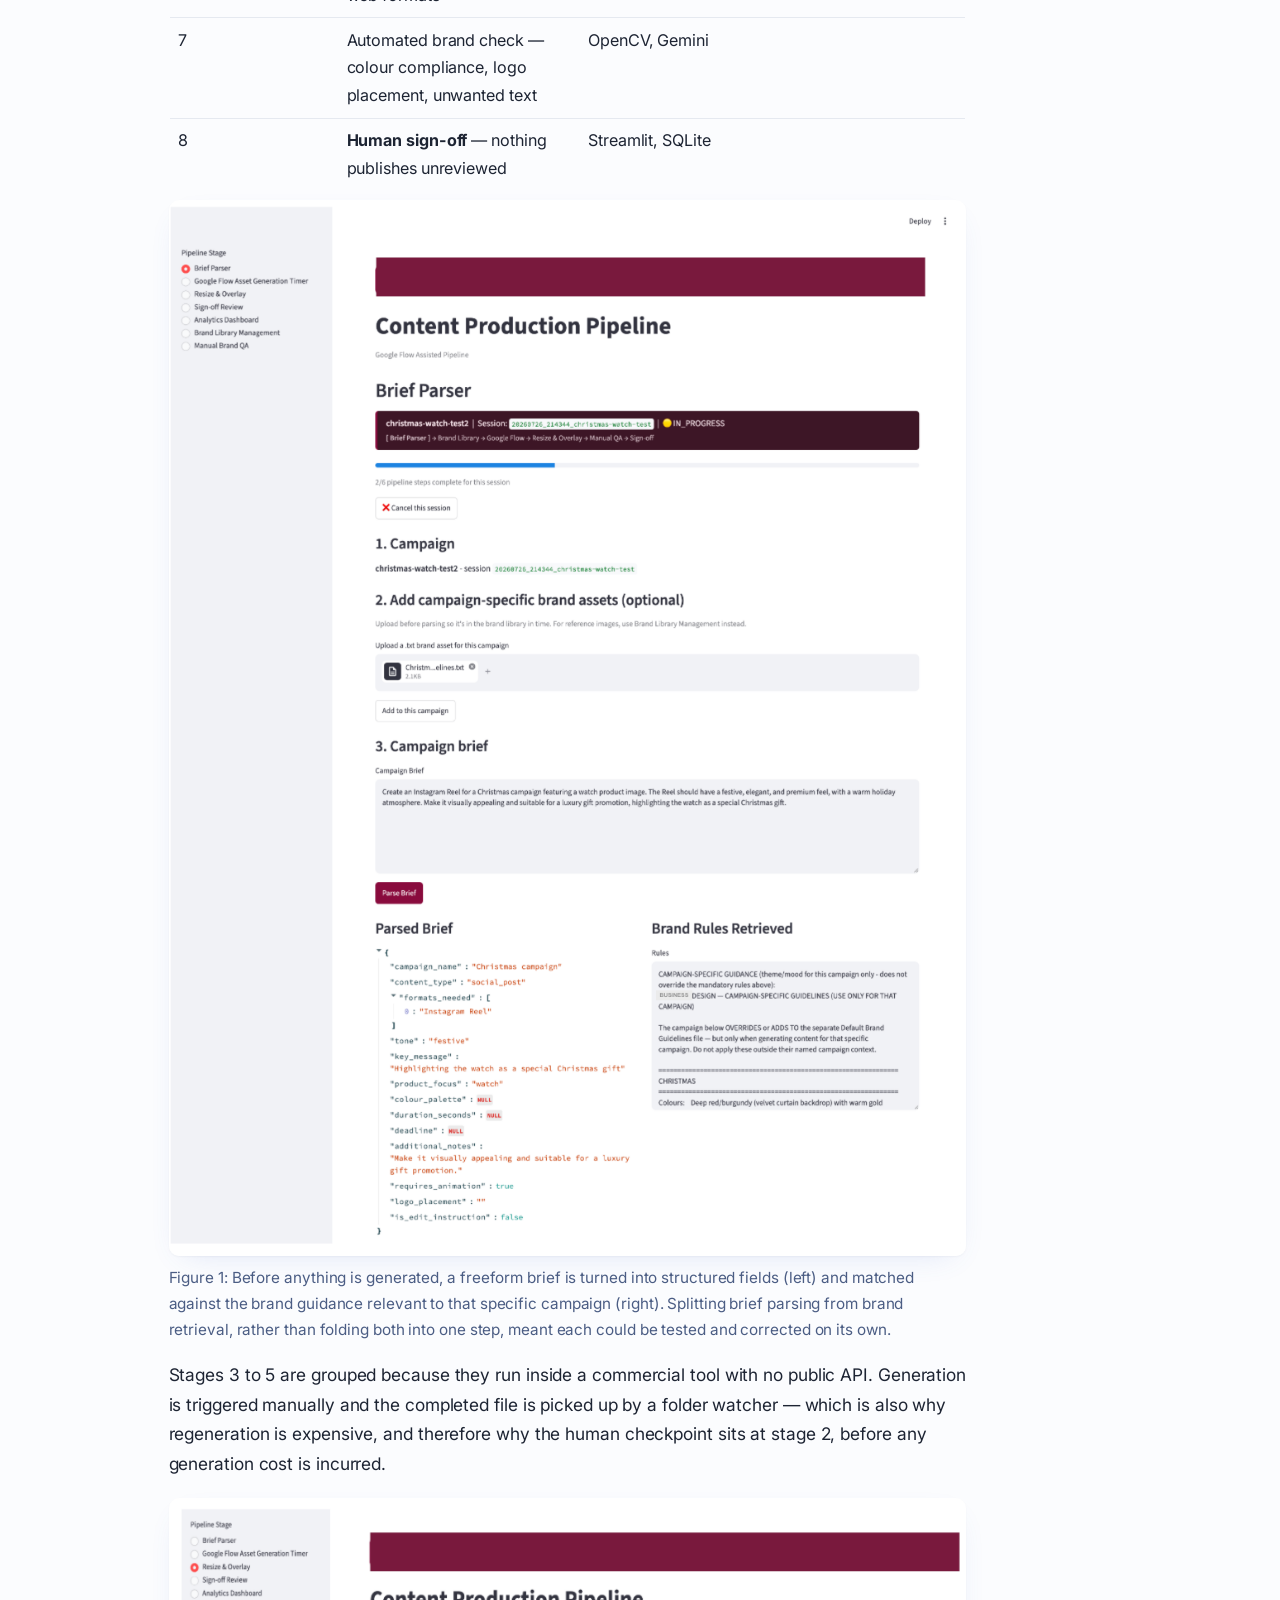
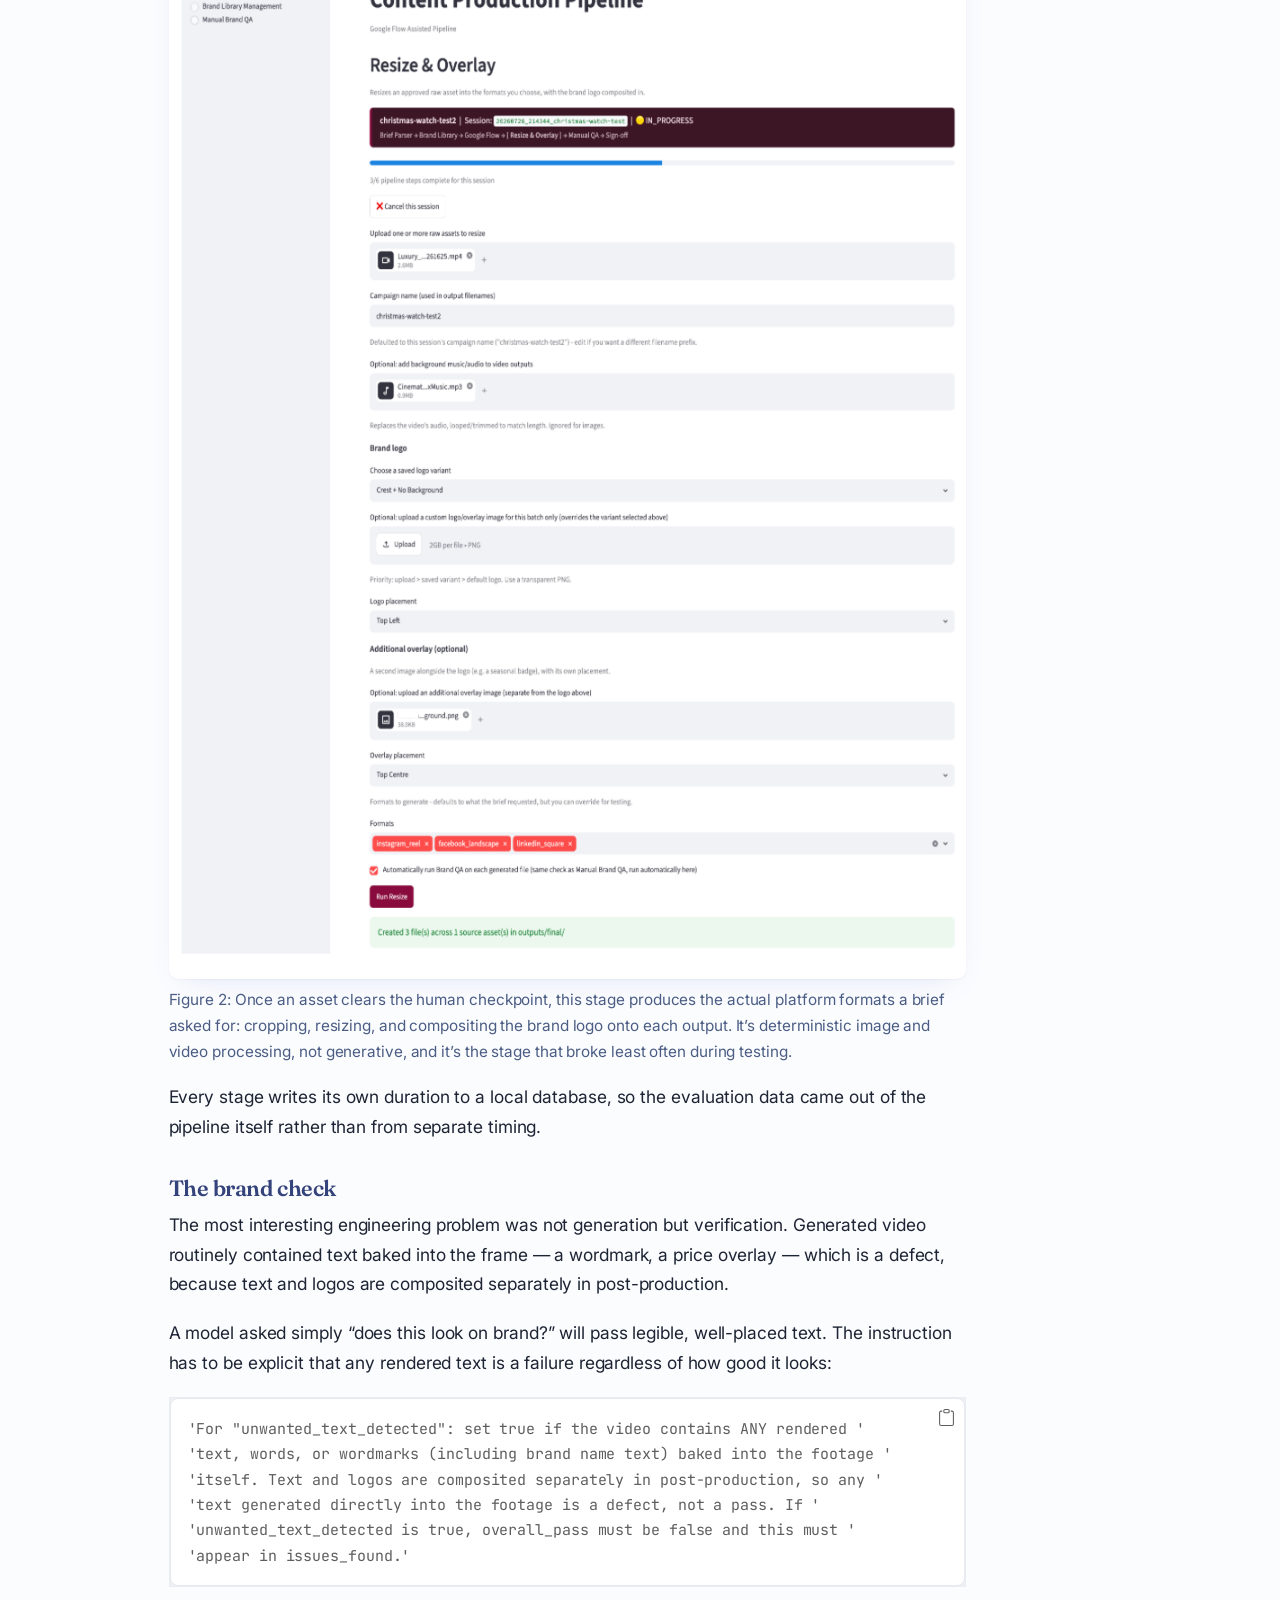
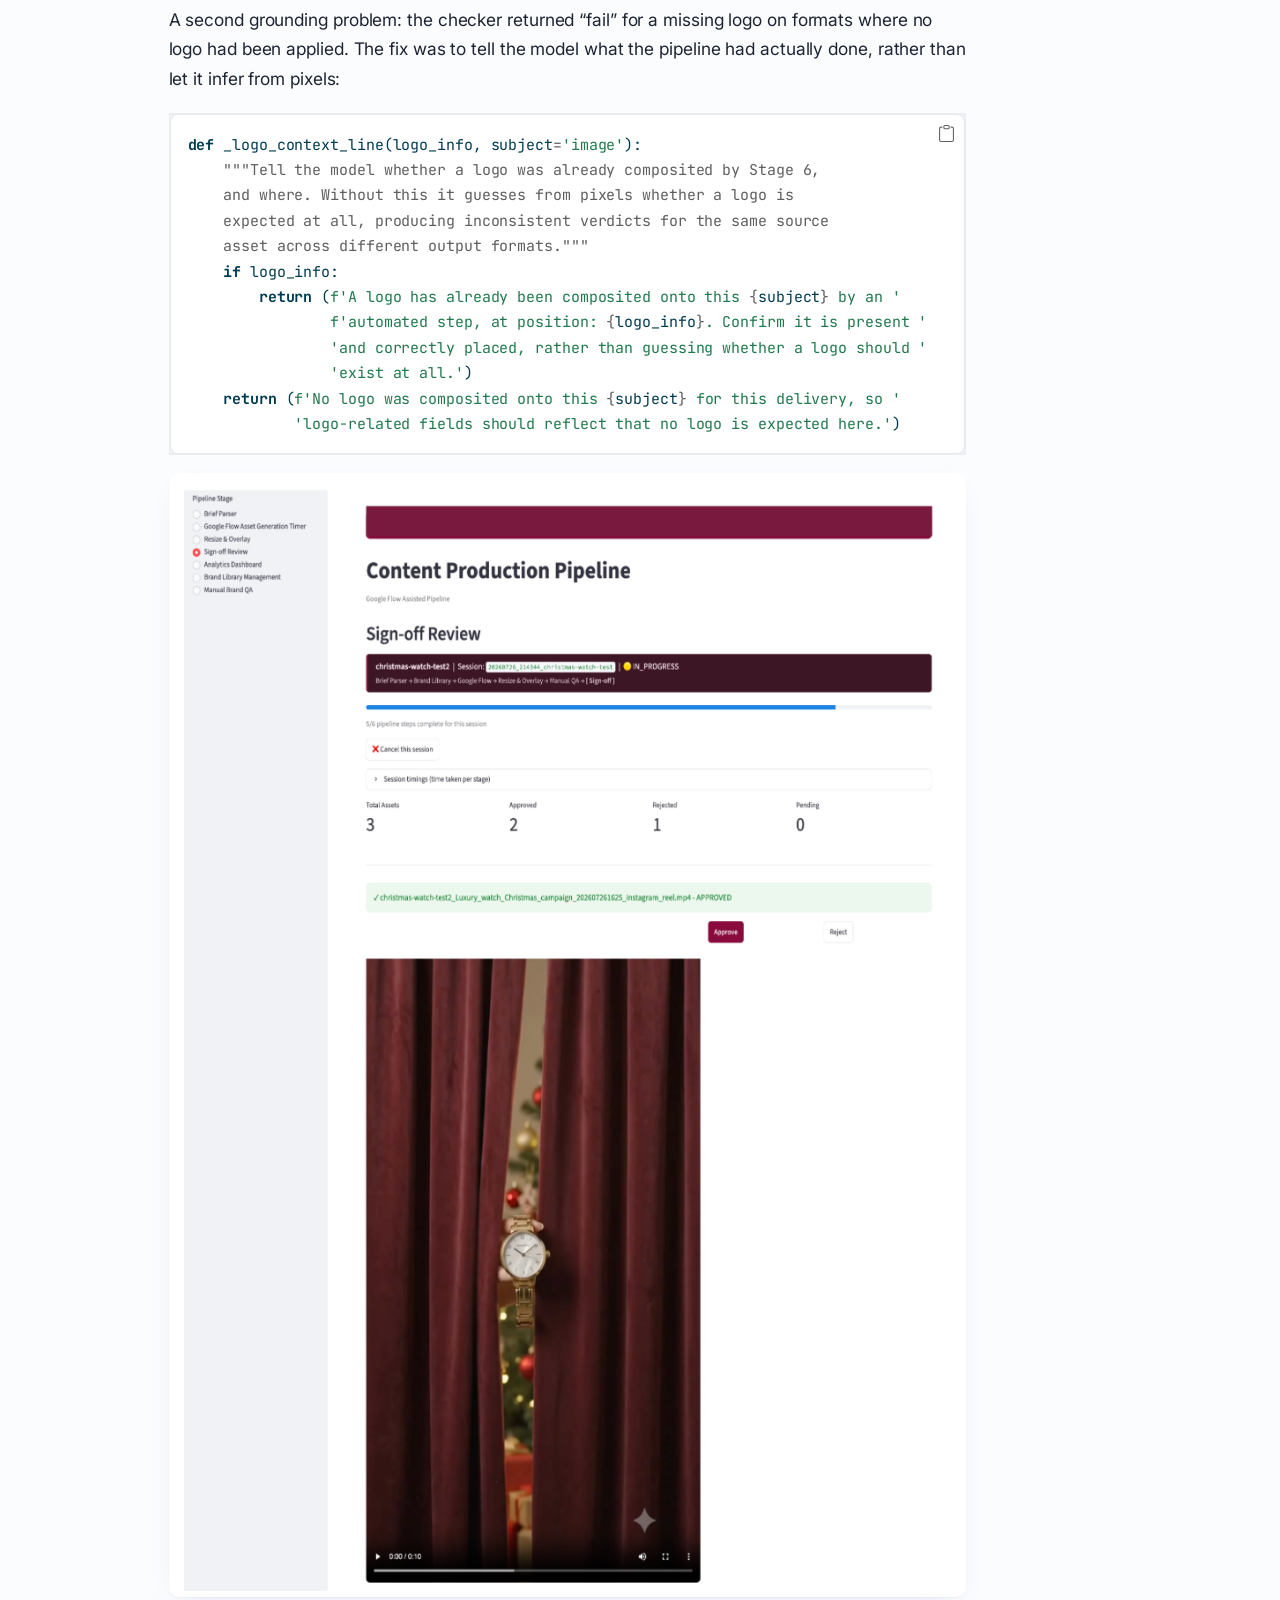
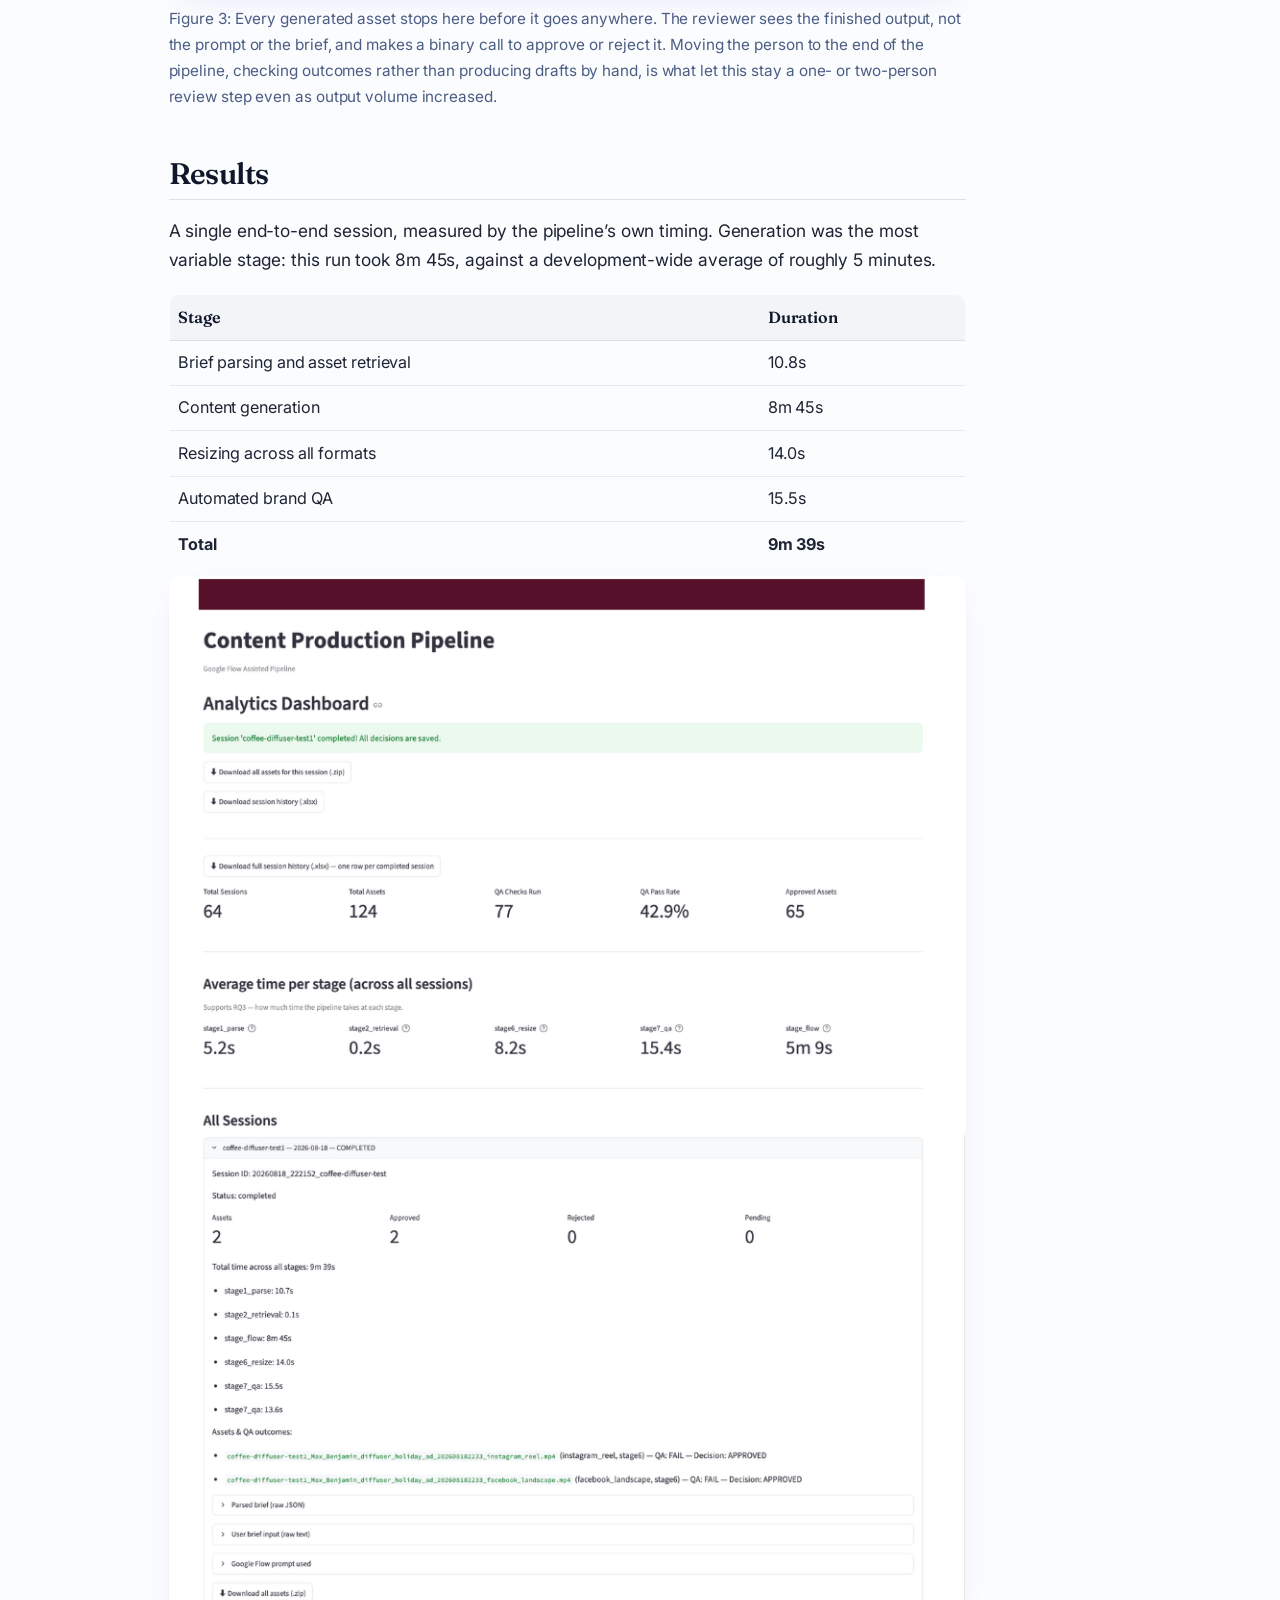
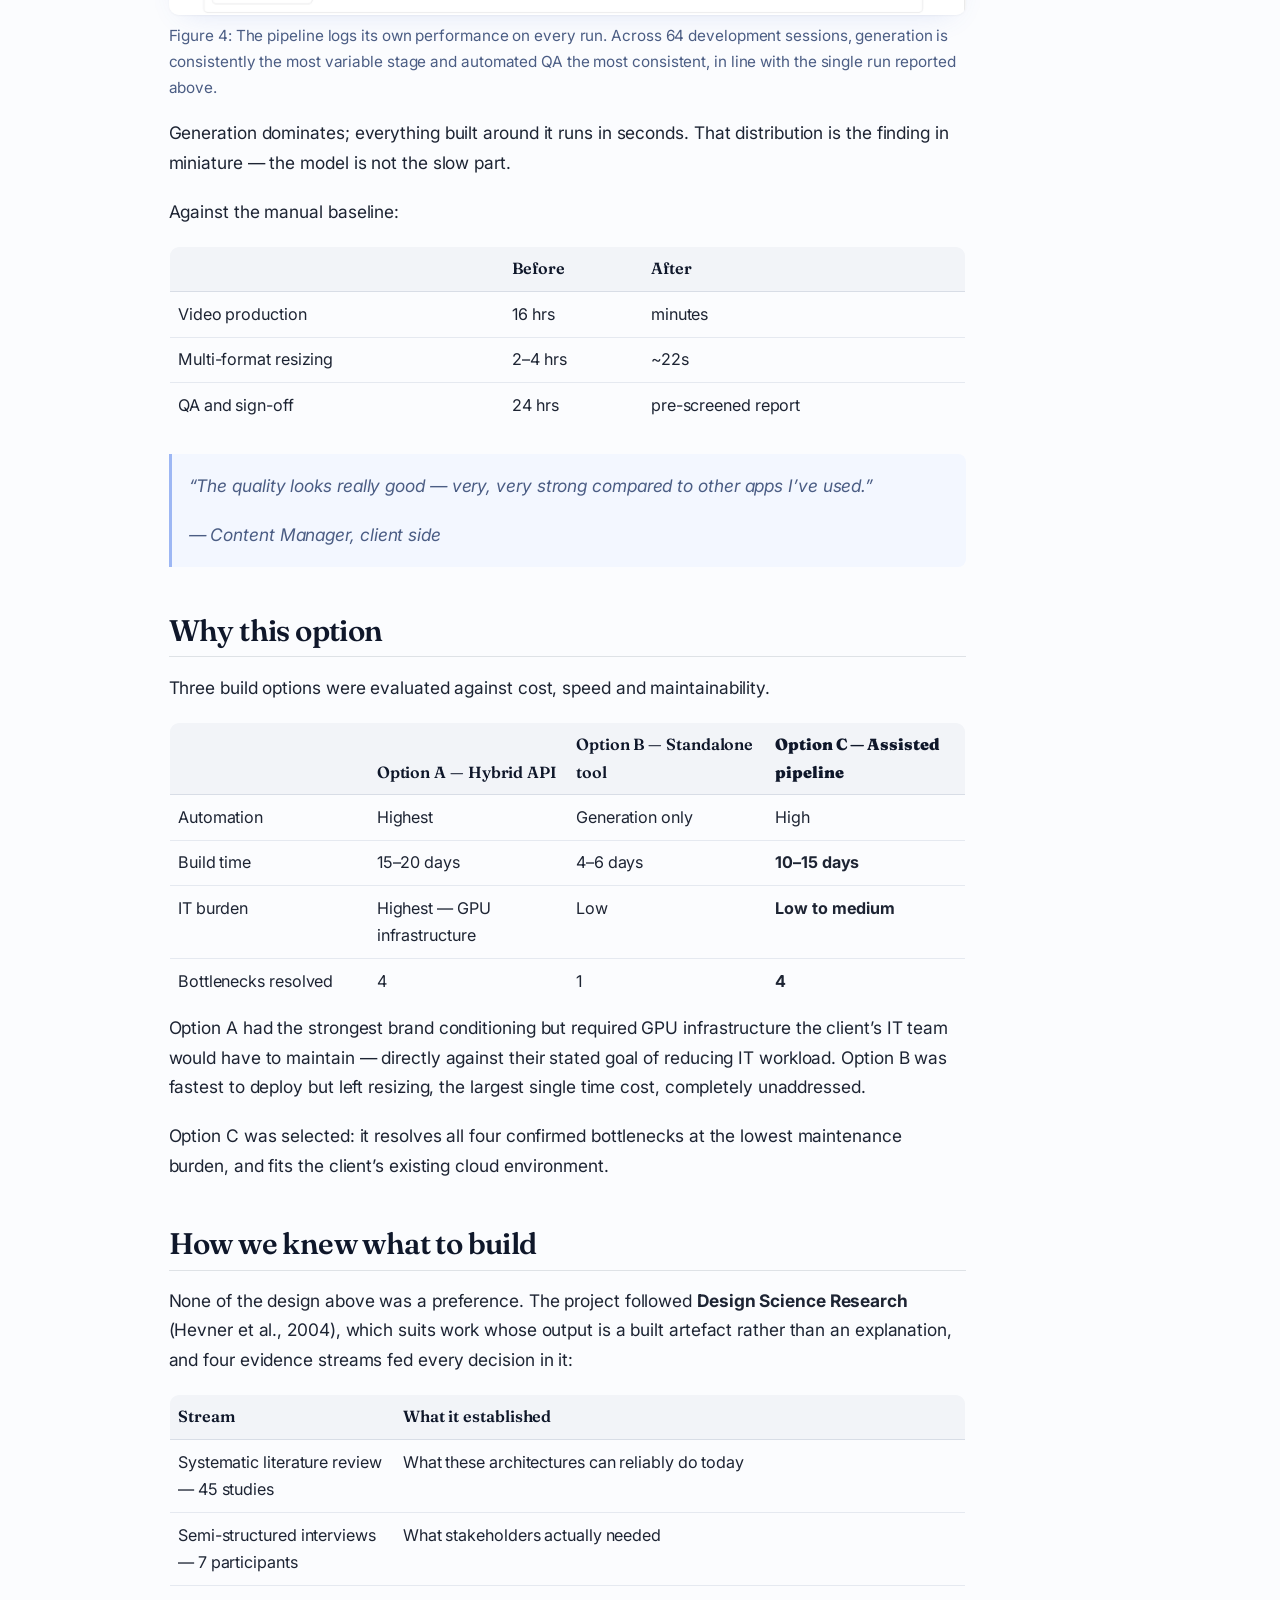
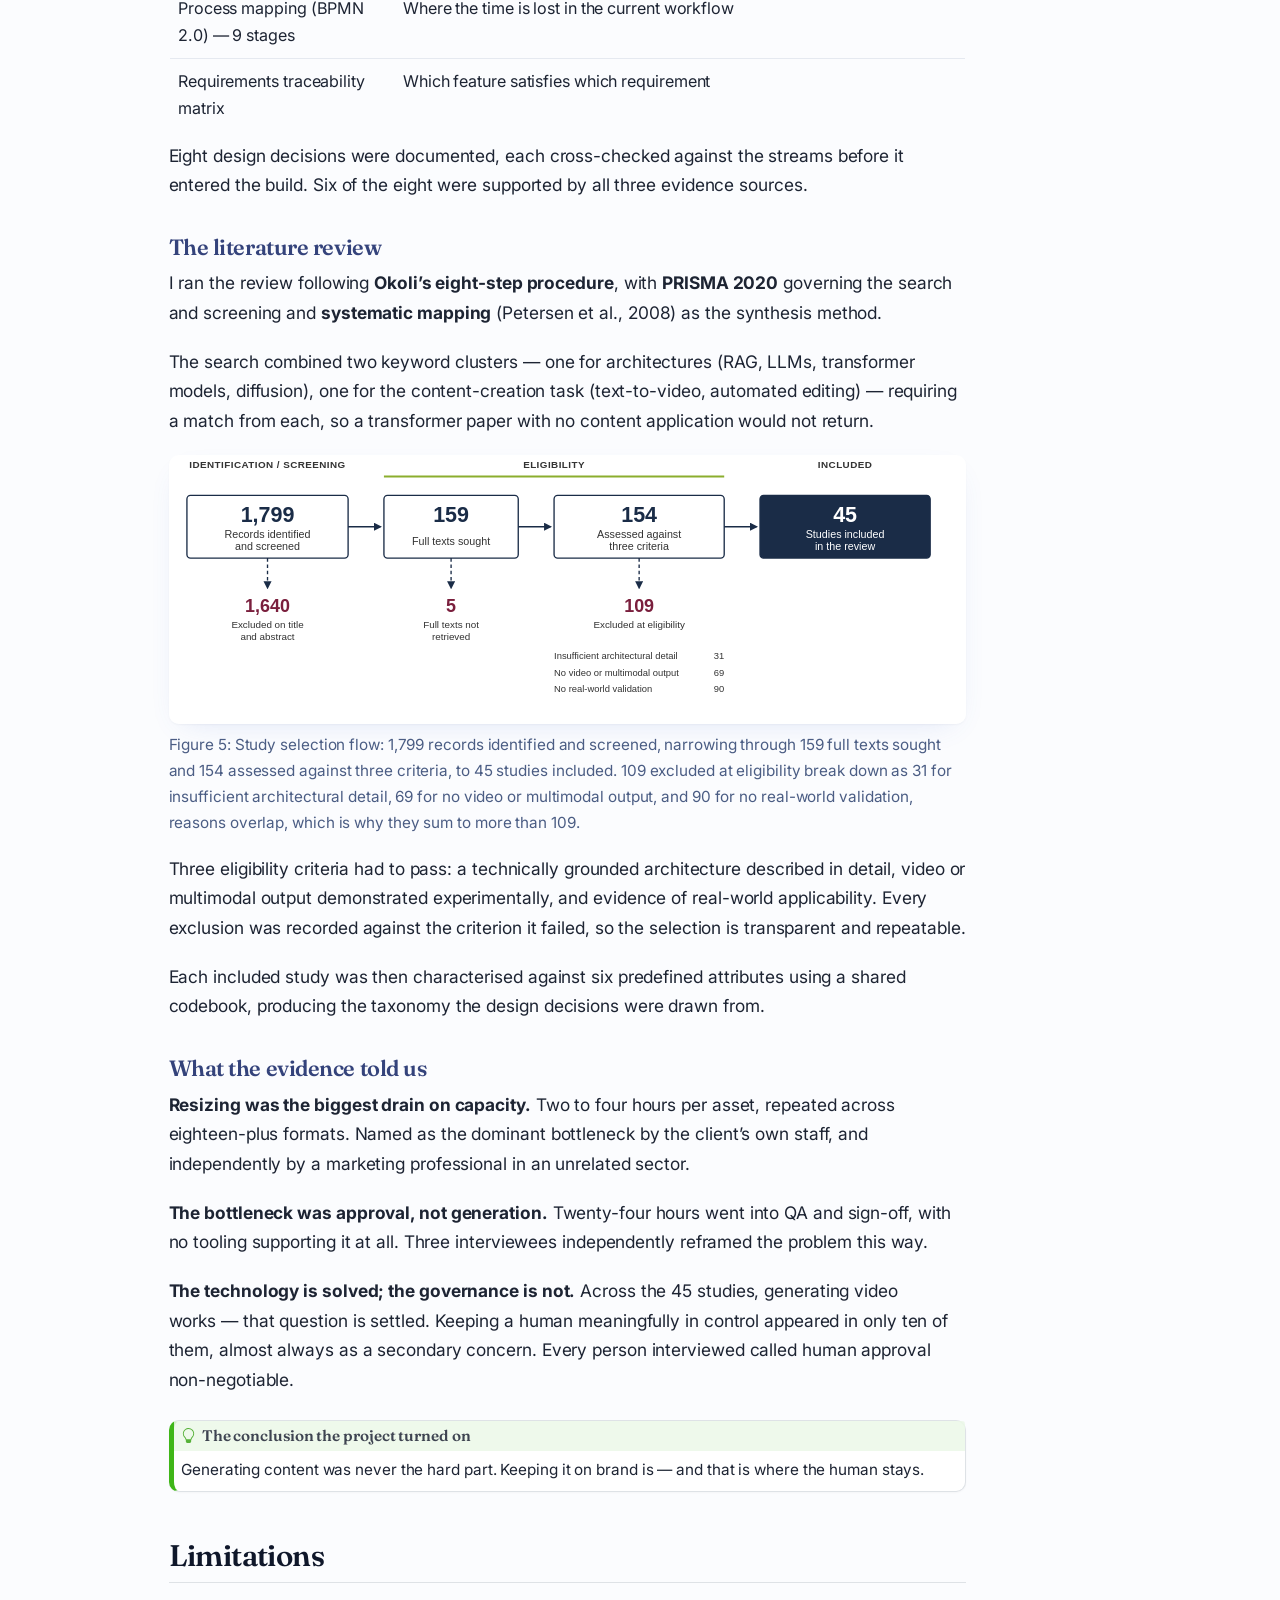
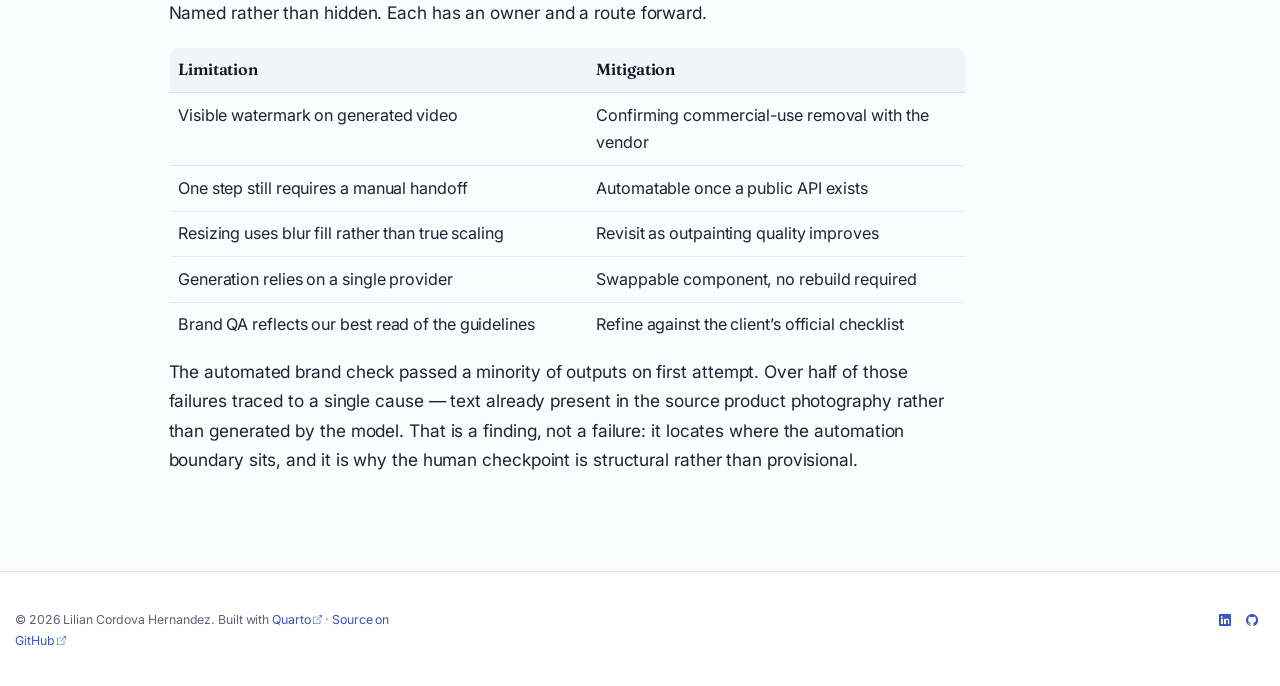
<file: docs/projects/list/ai_content_pipeline.html>
<!DOCTYPE html>
<html xmlns="http://www.w3.org/1999/xhtml" lang="en" xml:lang="en"><head>

<meta charset="utf-8">
<meta name="generator" content="quarto-1.8.27">

<meta name="viewport" content="width=device-width, initial-scale=1.0, user-scalable=yes">

<meta name="dcterms.date" content="2026-09-19">
<meta name="description" content="A working eight-stage pipeline that takes a marketing brief through to human sign-off, grounded in a systematic review of 45 studies and seven stakeholder interviews.">

<title>AI-Enabled Content Production Pipeline</title>
<style>
code{white-space: pre-wrap;}
span.smallcaps{font-variant: small-caps;}
div.columns{display: flex; gap: min(4vw, 1.5em);}
div.column{flex: auto; overflow-x: auto;}
div.hanging-indent{margin-left: 1.5em; text-indent: -1.5em;}
ul.task-list{list-style: none;}
ul.task-list li input[type="checkbox"] {
  width: 0.8em;
  margin: 0 0.8em 0.2em -1em; /* quarto-specific, see https://github.com/quarto-dev/quarto-cli/issues/4556 */ 
  vertical-align: middle;
}
/* CSS for syntax highlighting */
html { -webkit-text-size-adjust: 100%; }
pre > code.sourceCode { white-space: pre; position: relative; }
pre > code.sourceCode > span { display: inline-block; line-height: 1.25; }
pre > code.sourceCode > span:empty { height: 1.2em; }
.sourceCode { overflow: visible; }
code.sourceCode > span { color: inherit; text-decoration: inherit; }
div.sourceCode { margin: 1em 0; }
pre.sourceCode { margin: 0; }
@media screen {
div.sourceCode { overflow: auto; }
}
@media print {
pre > code.sourceCode { white-space: pre-wrap; }
pre > code.sourceCode > span { text-indent: -5em; padding-left: 5em; }
}
pre.numberSource code
  { counter-reset: source-line 0; }
pre.numberSource code > span
  { position: relative; left: -4em; counter-increment: source-line; }
pre.numberSource code > span > a:first-child::before
  { content: counter(source-line);
    position: relative; left: -1em; text-align: right; vertical-align: baseline;
    border: none; display: inline-block;
    -webkit-touch-callout: none; -webkit-user-select: none;
    -khtml-user-select: none; -moz-user-select: none;
    -ms-user-select: none; user-select: none;
    padding: 0 4px; width: 4em;
  }
pre.numberSource { margin-left: 3em;  padding-left: 4px; }
div.sourceCode
  {   }
@media screen {
pre > code.sourceCode > span > a:first-child::before { text-decoration: underline; }
}
</style>


<script src="../../site_libs/quarto-nav/quarto-nav.js"></script>
<script src="../../site_libs/quarto-nav/headroom.min.js"></script>
<script src="../../site_libs/clipboard/clipboard.min.js"></script>
<script src="../../site_libs/quarto-search/autocomplete.umd.js"></script>
<script src="../../site_libs/quarto-search/fuse.min.js"></script>
<script src="../../site_libs/quarto-search/quarto-search.js"></script>
<meta name="quarto:offset" content="../../">
<link href="../../images/favicon.svg" rel="icon" type="image/svg+xml">
<script src="../../site_libs/quarto-html/quarto.js" type="module"></script>
<script src="../../site_libs/quarto-html/tabsets/tabsets.js" type="module"></script>
<script src="../../site_libs/quarto-html/axe/axe-check.js" type="module"></script>
<script src="../../site_libs/quarto-html/popper.min.js"></script>
<script src="../../site_libs/quarto-html/tippy.umd.min.js"></script>
<script src="../../site_libs/quarto-html/anchor.min.js"></script>
<link href="../../site_libs/quarto-html/tippy.css" rel="stylesheet">
<link href="../../site_libs/quarto-html/quarto-syntax-highlighting-57df612ce7d31eb042a4162ec1190c32.css" rel="stylesheet" class="quarto-color-scheme" id="quarto-text-highlighting-styles">
<link href="../../site_libs/quarto-html/quarto-syntax-highlighting-dark-9ce02ba9bf05f77acce06f7d436c50a3.css" rel="stylesheet" class="quarto-color-scheme quarto-color-alternate" id="quarto-text-highlighting-styles">
<link href="../../site_libs/quarto-html/quarto-syntax-highlighting-57df612ce7d31eb042a4162ec1190c32.css" rel="stylesheet" class="quarto-color-scheme-extra" id="quarto-text-highlighting-styles">
<script src="../../site_libs/bootstrap/bootstrap.min.js"></script>
<link href="../../site_libs/bootstrap/bootstrap-icons.css" rel="stylesheet">
<link href="../../site_libs/bootstrap/bootstrap-cafbf74504e8c92494feddbc5e3c4bea.min.css" rel="stylesheet" append-hash="true" class="quarto-color-scheme" id="quarto-bootstrap" data-mode="light">
<link href="../../site_libs/bootstrap/bootstrap-dark-274662e6b3faa38f8d456ecc8a73bcf7.min.css" rel="stylesheet" append-hash="true" class="quarto-color-scheme quarto-color-alternate" id="quarto-bootstrap" data-mode="light">
<link href="../../site_libs/bootstrap/bootstrap-cafbf74504e8c92494feddbc5e3c4bea.min.css" rel="stylesheet" append-hash="true" class="quarto-color-scheme-extra" id="quarto-bootstrap" data-mode="light">
<script id="quarto-search-options" type="application/json">{
  "location": "navbar",
  "copy-button": false,
  "collapse-after": 3,
  "panel-placement": "end",
  "type": "overlay",
  "limit": 50,
  "keyboard-shortcut": [
    "f",
    "/",
    "s"
  ],
  "show-item-context": false,
  "language": {
    "search-no-results-text": "No results",
    "search-matching-documents-text": "matching documents",
    "search-copy-link-title": "Copy link to search",
    "search-hide-matches-text": "Hide additional matches",
    "search-more-match-text": "more match in this document",
    "search-more-matches-text": "more matches in this document",
    "search-clear-button-title": "Clear",
    "search-text-placeholder": "",
    "search-detached-cancel-button-title": "Cancel",
    "search-submit-button-title": "Submit",
    "search-label": "Search"
  }
}</script>
<style>html{ scroll-behavior: smooth; }</style>


<meta property="og:title" content="AI-Enabled Content Production Pipeline">
<meta property="og:description" content="A working eight-stage pipeline that takes a marketing brief through to human sign-off, grounded in a systematic review of 45 studies and seven stakeholder interviews.">
<meta property="og:image" content="https://cordova-lilian.github.io/eportfolio/projects/list/pipeline-thumb.png">
<meta property="og:image:height" content="1392">
<meta property="og:image:width" content="2472">
<meta name="twitter:title" content="AI-Enabled Content Production Pipeline">
<meta name="twitter:description" content="A working eight-stage pipeline that takes a marketing brief through to human sign-off, grounded in a systematic review of 45 studies and seven stakeholder interviews.">
<meta name="twitter:image" content="https://cordova-lilian.github.io/eportfolio/projects/list/pipeline-thumb.png">
<meta name="twitter:image-height" content="1392">
<meta name="twitter:image-width" content="2472">
<meta name="twitter:card" content="summary_large_image">
</head>

<body class="nav-fixed quarto-light"><script id="quarto-html-before-body" type="application/javascript">
    const toggleBodyColorMode = (bsSheetEl) => {
      const mode = bsSheetEl.getAttribute("data-mode");
      const bodyEl = window.document.querySelector("body");
      if (mode === "dark") {
        bodyEl.classList.add("quarto-dark");
        bodyEl.classList.remove("quarto-light");
      } else {
        bodyEl.classList.add("quarto-light");
        bodyEl.classList.remove("quarto-dark");
      }
    }
    const toggleBodyColorPrimary = () => {
      const bsSheetEl = window.document.querySelector("link#quarto-bootstrap:not([rel=disabled-stylesheet])");
      if (bsSheetEl) {
        toggleBodyColorMode(bsSheetEl);
      }
    }
    const setColorSchemeToggle = (alternate) => {
      const toggles = window.document.querySelectorAll('.quarto-color-scheme-toggle');
      for (let i=0; i < toggles.length; i++) {
        const toggle = toggles[i];
        if (toggle) {
          if (alternate) {
            toggle.classList.add("alternate");
          } else {
            toggle.classList.remove("alternate");
          }
        }
      }
    };
    const toggleColorMode = (alternate) => {
      // Switch the stylesheets
      const primaryStylesheets = window.document.querySelectorAll('link.quarto-color-scheme:not(.quarto-color-alternate)');
      const alternateStylesheets = window.document.querySelectorAll('link.quarto-color-scheme.quarto-color-alternate');
      manageTransitions('#quarto-margin-sidebar .nav-link', false);
      if (alternate) {
        // note: dark is layered on light, we don't disable primary!
        enableStylesheet(alternateStylesheets);
        for (const sheetNode of alternateStylesheets) {
          if (sheetNode.id === "quarto-bootstrap") {
            toggleBodyColorMode(sheetNode);
          }
        }
      } else {
        disableStylesheet(alternateStylesheets);
        enableStylesheet(primaryStylesheets)
        toggleBodyColorPrimary();
      }
      manageTransitions('#quarto-margin-sidebar .nav-link', true);
      // Switch the toggles
      setColorSchemeToggle(alternate)
      // Hack to workaround the fact that safari doesn't
      // properly recolor the scrollbar when toggling (#1455)
      if (navigator.userAgent.indexOf('Safari') > 0 && navigator.userAgent.indexOf('Chrome') == -1) {
        manageTransitions("body", false);
        window.scrollTo(0, 1);
        setTimeout(() => {
          window.scrollTo(0, 0);
          manageTransitions("body", true);
        }, 40);
      }
    }
    const disableStylesheet = (stylesheets) => {
      for (let i=0; i < stylesheets.length; i++) {
        const stylesheet = stylesheets[i];
        stylesheet.rel = 'disabled-stylesheet';
      }
    }
    const enableStylesheet = (stylesheets) => {
      for (let i=0; i < stylesheets.length; i++) {
        const stylesheet = stylesheets[i];
        if(stylesheet.rel !== 'stylesheet') { // for Chrome, which will still FOUC without this check
          stylesheet.rel = 'stylesheet';
        }
      }
    }
    const manageTransitions = (selector, allowTransitions) => {
      const els = window.document.querySelectorAll(selector);
      for (let i=0; i < els.length; i++) {
        const el = els[i];
        if (allowTransitions) {
          el.classList.remove('notransition');
        } else {
          el.classList.add('notransition');
        }
      }
    }
    const isFileUrl = () => {
      return window.location.protocol === 'file:';
    }
    const hasAlternateSentinel = () => {
      let styleSentinel = getColorSchemeSentinel();
      if (styleSentinel !== null) {
        return styleSentinel === "alternate";
      } else {
        return false;
      }
    }
    const setStyleSentinel = (alternate) => {
      const value = alternate ? "alternate" : "default";
      if (!isFileUrl()) {
        window.localStorage.setItem("quarto-color-scheme", value);
      } else {
        localAlternateSentinel = value;
      }
    }
    const getColorSchemeSentinel = () => {
      if (!isFileUrl()) {
        const storageValue = window.localStorage.getItem("quarto-color-scheme");
        return storageValue != null ? storageValue : localAlternateSentinel;
      } else {
        return localAlternateSentinel;
      }
    }
    const toggleGiscusIfUsed = (isAlternate, darkModeDefault) => {
      const baseTheme = document.querySelector('#giscus-base-theme')?.value ?? 'light';
      const alternateTheme = document.querySelector('#giscus-alt-theme')?.value ?? 'dark';
      let newTheme = '';
      if(authorPrefersDark) {
        newTheme = isAlternate ? baseTheme : alternateTheme;
      } else {
        newTheme = isAlternate ? alternateTheme : baseTheme;
      }
      const changeGiscusTheme = () => {
        // From: https://github.com/giscus/giscus/issues/336
        const sendMessage = (message) => {
          const iframe = document.querySelector('iframe.giscus-frame');
          if (!iframe) return;
          iframe.contentWindow.postMessage({ giscus: message }, 'https://giscus.app');
        }
        sendMessage({
          setConfig: {
            theme: newTheme
          }
        });
      }
      const isGiscussLoaded = window.document.querySelector('iframe.giscus-frame') !== null;
      if (isGiscussLoaded) {
        changeGiscusTheme();
      }
    };
    const authorPrefersDark = false;
    const darkModeDefault = authorPrefersDark;
      document.querySelector('link#quarto-text-highlighting-styles.quarto-color-scheme-extra').rel = 'disabled-stylesheet';
      document.querySelector('link#quarto-bootstrap.quarto-color-scheme-extra').rel = 'disabled-stylesheet';
    let localAlternateSentinel = darkModeDefault ? 'alternate' : 'default';
    // Dark / light mode switch
    window.quartoToggleColorScheme = () => {
      // Read the current dark / light value
      let toAlternate = !hasAlternateSentinel();
      toggleColorMode(toAlternate);
      setStyleSentinel(toAlternate);
      toggleGiscusIfUsed(toAlternate, darkModeDefault);
      window.dispatchEvent(new Event('resize'));
    };
    // Switch to dark mode if need be
    if (hasAlternateSentinel()) {
      toggleColorMode(true);
    } else {
      toggleColorMode(false);
    }
  </script>

<div id="quarto-search-results"></div>
  <header id="quarto-header" class="headroom fixed-top">
    <nav class="navbar navbar-expand-lg " data-bs-theme="dark">
      <div class="navbar-container container-fluid">
      <div class="navbar-brand-container mx-auto">
    <a href="../../index.html" class="navbar-brand navbar-brand-logo">
    <img src="../../images/logo.svg" alt="Lilian Cordova Hernandez" class="navbar-logo light-content">
    <img src="../../images/logo.svg" alt="Lilian Cordova Hernandez" class="navbar-logo dark-content">
    </a>
  </div>
            <div id="quarto-search" class="" title="Search"></div>
          <button class="navbar-toggler" type="button" data-bs-toggle="collapse" data-bs-target="#navbarCollapse" aria-controls="navbarCollapse" role="menu" aria-expanded="false" aria-label="Toggle navigation" onclick="if (window.quartoToggleHeadroom) { window.quartoToggleHeadroom(); }">
  <span class="navbar-toggler-icon"></span>
</button>
          <div class="collapse navbar-collapse" id="navbarCollapse">
            <ul class="navbar-nav navbar-nav-scroll me-auto">
  <li class="nav-item">
    <a class="nav-link" href="../../index.html"> <i class="bi bi-house" role="img">
</i> 
<span class="menu-text">Home</span></a>
  </li>  
  <li class="nav-item">
    <a class="nav-link" href="../../about.html"> <i class="bi bi-person" role="img">
</i> 
<span class="menu-text">About</span></a>
  </li>  
  <li class="nav-item dropdown ">
    <a class="nav-link dropdown-toggle" href="#" id="nav-menu-projects" role="link" data-bs-toggle="dropdown" aria-expanded="false">
      <i class="bi bi-code-slash" role="img">
</i> 
 <span class="menu-text">Projects</span>
    </a>
    <ul class="dropdown-menu" aria-labelledby="nav-menu-projects">    
        <li>
    <a class="dropdown-item" href="../../projects/index.html">
 <span class="dropdown-text">All projects</span></a>
  </li>  
        <li>
    <a class="dropdown-item" href="../../projects/list/sentiment_analysis.html">
 <span class="dropdown-text">Financial Sentiment Analysis</span></a>
  </li>  
        <li>
    <a class="dropdown-item" href="../../projects/list/fraud_detection.html">
 <span class="dropdown-text">Fraud Detection</span></a>
  </li>  
        <li>
    <a class="dropdown-item" href="../../projects/list/ai_content_pipeline.html">
 <span class="dropdown-text">AI Content Production Pipeline</span></a>
  </li>  
        <li>
    <a class="dropdown-item" href="../../projects/list/product_performance_analysis.html">
 <span class="dropdown-text">AutoMotion Co.&nbsp;Dashboard (Power BI)</span></a>
  </li>  
    </ul>
  </li>
  <li class="nav-item">
    <a class="nav-link" href="../../reflection.html"> <i class="bi bi-journal-text" role="img">
</i> 
<span class="menu-text">Reflection</span></a>
  </li>  
  <li class="nav-item">
    <a class="nav-link" href="../../contact.html"> <i class="bi bi-envelope" role="img">
</i> 
<span class="menu-text">Contact</span></a>
  </li>  
</ul>
            <ul class="navbar-nav navbar-nav-scroll ms-auto">
  <li class="nav-item">
    <a class="nav-link" href="../../cv/cv.pdf" target="_blank"> <i class="bi bi-file-earmark-pdf" role="img">
</i> 
<span class="menu-text">CV</span></a>
  </li>  
  <li class="nav-item compact">
    <a class="nav-link" href="https://www.linkedin.com/in/lilian-cordova-hernandez-916a37232/" target="_blank"> <i class="bi bi-linkedin" role="img" aria-label="LinkedIn">
</i> 
<span class="menu-text"></span></a>
  </li>  
  <li class="nav-item compact">
    <a class="nav-link" href="https://github.com/cordova-lilian" target="_blank"> <i class="bi bi-github" role="img" aria-label="GitHub">
</i> 
<span class="menu-text"></span></a>
  </li>  
</ul>
          </div> <!-- /navcollapse -->
            <div class="quarto-navbar-tools">
  <a href="" class="quarto-color-scheme-toggle quarto-navigation-tool  px-1" onclick="window.quartoToggleColorScheme(); return false;" title="Toggle dark mode"><i class="bi"></i></a>
</div>
      </div> <!-- /container-fluid -->
    </nav>
</header>
<!-- content -->
<div id="quarto-content" class="quarto-container page-columns page-rows-contents page-layout-article page-navbar">
<!-- sidebar -->
<!-- margin-sidebar -->
    <div id="quarto-margin-sidebar" class="sidebar margin-sidebar">
        <nav id="TOC" role="doc-toc" class="toc-active">
    <h2 id="toc-title">On this page</h2>
   
  <ul>
  <li><a href="#the-problem" id="toc-the-problem" class="nav-link active" data-scroll-target="#the-problem">The problem</a></li>
  <li><a href="#what-we-built" id="toc-what-we-built" class="nav-link" data-scroll-target="#what-we-built">What we built</a>
  <ul class="collapse">
  <li><a href="#the-brand-check" id="toc-the-brand-check" class="nav-link" data-scroll-target="#the-brand-check">The brand check</a></li>
  </ul></li>
  <li><a href="#results" id="toc-results" class="nav-link" data-scroll-target="#results">Results</a></li>
  <li><a href="#why-this-option" id="toc-why-this-option" class="nav-link" data-scroll-target="#why-this-option">Why this option</a></li>
  <li><a href="#how-we-knew-what-to-build" id="toc-how-we-knew-what-to-build" class="nav-link" data-scroll-target="#how-we-knew-what-to-build">How we knew what to build</a>
  <ul class="collapse">
  <li><a href="#the-literature-review" id="toc-the-literature-review" class="nav-link" data-scroll-target="#the-literature-review">The literature review</a></li>
  <li><a href="#what-the-evidence-told-us" id="toc-what-the-evidence-told-us" class="nav-link" data-scroll-target="#what-the-evidence-told-us">What the evidence told us</a></li>
  </ul></li>
  <li><a href="#limitations" id="toc-limitations" class="nav-link" data-scroll-target="#limitations">Limitations</a></li>
  </ul>
</nav>
    </div>
<!-- main -->
<main class="content" id="quarto-document-content">


<header id="title-block-header" class="quarto-title-block default">
<div class="quarto-title">
<h1 class="title">AI-Enabled Content Production Pipeline</h1>
<p class="subtitle lead">Design Science Research with an Irish retail client</p>
  <div class="quarto-categories">
    <div class="quarto-category">Generative AI</div>
    <div class="quarto-category">LLMs</div>
    <div class="quarto-category">RAG</div>
    <div class="quarto-category">Design Science Research</div>
    <div class="quarto-category">Systematic Review</div>
    <div class="quarto-category">Consulting</div>
  </div>
  </div>

<div>
  <div class="description">
    A working eight-stage pipeline that takes a marketing brief through to human sign-off, grounded in a systematic review of 45 studies and seven stakeholder interviews.
  </div>
</div>


<div class="quarto-title-meta">

    
    <div>
    <div class="quarto-title-meta-heading">Published</div>
    <div class="quarto-title-meta-contents">
      <p class="date">September 19, 2026</p>
    </div>
  </div>
  
    
  </div>
  


</header>


<section id="the-problem" class="level2">
<h2 class="anchored" data-anchor-id="the-problem">The problem</h2>
<p>An Irish design and retail brand - sixteen stores, sixty years old — had committed to a content strategy its production capacity could not sustain. Video was needed across more than eighteen digital touchpoints, each with its own format specification, and all of it was produced manually by a single in-house designer.</p>
<p>Fifteen to sixteen hours went into one video. Then that video had to be adapted, by hand, for every touchpoint it appeared on.</p>
<p>The question was not whether AI could generate video. It was whether AI could take the repetitive work without putting a brand built over six decades at risk.</p>
<div class="callout callout-style-default callout-note callout-titled">
<div class="callout-header d-flex align-content-center">
<div class="callout-icon-container">
<i class="callout-icon"></i>
</div>
<div class="callout-title-container flex-fill">
<span class="screen-reader-only">Note</span>My role
</div>
</div>
<div class="callout-body-container callout-body">
<p>Six-person consultancy team. I owned the <strong>systematic literature review</strong> and the <strong>synthesis of combined research findings</strong> — the two chapters connecting published evidence to the design decisions in the build.</p>
</div>
</div>
</section>
<section id="what-we-built" class="level2">
<h2 class="anchored" data-anchor-id="what-we-built">What we built</h2>
<p>An eight-stage pipeline, with a person retained at two checkpoints by design rather than as a temporary limitation.</p>
<table class="caption-top table">
<colgroup>
<col style="width: 21%">
<col style="width: 30%">
<col style="width: 48%">
</colgroup>
<thead>
<tr class="header">
<th>Stage</th>
<th>Function</th>
<th>Implementation</th>
</tr>
</thead>
<tbody>
<tr class="odd">
<td>1</td>
<td>Brief parsing — free text becomes structured fields</td>
<td>Gemini 2.5 Flash</td>
</tr>
<tr class="even">
<td>2</td>
<td>Brand retrieval — only approved assets reach generation</td>
<td>ChromaDB</td>
</tr>
<tr class="odd">
<td>—</td>
<td><strong>Human checkpoint</strong> — the parsed brief is reviewed before anything is generated</td>
<td>—</td>
</tr>
<tr class="even">
<td>3–5</td>
<td>Generation — video drafted, brand-conditioned from the start</td>
<td>Google Flow</td>
</tr>
<tr class="odd">
<td>6</td>
<td>Resize, logo and overlay — one asset, sixteen social and web formats</td>
<td>FFmpeg, Pillow</td>
</tr>
<tr class="even">
<td>7</td>
<td>Automated brand check — colour compliance, logo placement, unwanted text</td>
<td>OpenCV, Gemini</td>
</tr>
<tr class="odd">
<td>8</td>
<td><strong>Human sign-off</strong> — nothing publishes unreviewed</td>
<td>Streamlit, SQLite</td>
</tr>
</tbody>
</table>
<div id="fig-briefparser" class="quarto-float quarto-figure quarto-figure-center anchored" alt="Brief parser screen showing a structured JSON breakdown of a campaign brief alongside the brand rules retrieved for that campaign.">
<figure class="quarto-float quarto-float-fig figure">
<div aria-describedby="fig-briefparser-caption-0ceaefa1-69ba-4598-a22c-09a6ac19f8ca">
<img src="brief-parser.png" class="img-fluid figure-img" alt="Brief parser screen showing a structured JSON breakdown of a campaign brief alongside the brand rules retrieved for that campaign.">
</div>
<figcaption class="quarto-float-caption-bottom quarto-float-caption quarto-float-fig" id="fig-briefparser-caption-0ceaefa1-69ba-4598-a22c-09a6ac19f8ca">
Figure&nbsp;1: Before anything is generated, a freeform brief is turned into structured fields (left) and matched against the brand guidance relevant to that specific campaign (right). Splitting brief parsing from brand retrieval, rather than folding both into one step, meant each could be tested and corrected on its own.
</figcaption>
</figure>
</div>
<p>Stages 3 to 5 are grouped because they run inside a commercial tool with no public API. Generation is triggered manually and the completed file is picked up by a folder watcher — which is also why regeneration is expensive, and therefore why the human checkpoint sits at stage 2, before any generation cost is incurred.</p>
<div id="fig-resize" class="quarto-float quarto-figure quarto-figure-center anchored" alt="Resize and overlay screen showing format selection, logo placement options, and a confirmation that output files were created.">
<figure class="quarto-float quarto-float-fig figure">
<div aria-describedby="fig-resize-caption-0ceaefa1-69ba-4598-a22c-09a6ac19f8ca">
<img src="resize-overlay.png" class="img-fluid figure-img" alt="Resize and overlay screen showing format selection, logo placement options, and a confirmation that output files were created.">
</div>
<figcaption class="quarto-float-caption-bottom quarto-float-caption quarto-float-fig" id="fig-resize-caption-0ceaefa1-69ba-4598-a22c-09a6ac19f8ca">
Figure&nbsp;2: Once an asset clears the human checkpoint, this stage produces the actual platform formats a brief asked for: cropping, resizing, and compositing the brand logo onto each output. It’s deterministic image and video processing, not generative, and it’s the stage that broke least often during testing.
</figcaption>
</figure>
</div>
<p>Every stage writes its own duration to a local database, so the evaluation data came out of the pipeline itself rather than from separate timing.</p>
<section id="the-brand-check" class="level3">
<h3 class="anchored" data-anchor-id="the-brand-check">The brand check</h3>
<p>The most interesting engineering problem was not generation but verification. Generated video routinely contained text baked into the frame — a wordmark, a price overlay — which is a defect, because text and logos are composited separately in post-production.</p>
<p>A model asked simply “does this look on brand?” will pass legible, well-placed text. The instruction has to be explicit that any rendered text is a failure regardless of how good it looks:</p>
<div class="code-copy-outer-scaffold"><div class="sourceCode" id="cb1"><pre class="sourceCode python code-with-copy"><code class="sourceCode python"><span id="cb1-1"><a href="#cb1-1" aria-hidden="true" tabindex="-1"></a><span class="co">'For "unwanted_text_detected": set true if the video contains ANY rendered '</span></span>
<span id="cb1-2"><a href="#cb1-2" aria-hidden="true" tabindex="-1"></a><span class="co">'text, words, or wordmarks (including brand name text) baked into the footage '</span></span>
<span id="cb1-3"><a href="#cb1-3" aria-hidden="true" tabindex="-1"></a><span class="co">'itself. Text and logos are composited separately in post-production, so any '</span></span>
<span id="cb1-4"><a href="#cb1-4" aria-hidden="true" tabindex="-1"></a><span class="co">'text generated directly into the footage is a defect, not a pass. If '</span></span>
<span id="cb1-5"><a href="#cb1-5" aria-hidden="true" tabindex="-1"></a><span class="co">'unwanted_text_detected is true, overall_pass must be false and this must '</span></span>
<span id="cb1-6"><a href="#cb1-6" aria-hidden="true" tabindex="-1"></a><span class="co">'appear in issues_found.'</span></span></code></pre></div><button title="Copy to Clipboard" class="code-copy-button"><i class="bi"></i></button></div>
<p>A second grounding problem: the checker returned “fail” for a missing logo on formats where no logo had been applied. The fix was to tell the model what the pipeline had actually done, rather than let it infer from pixels:</p>
<div class="code-copy-outer-scaffold"><div class="sourceCode" id="cb2"><pre class="sourceCode python code-with-copy"><code class="sourceCode python"><span id="cb2-1"><a href="#cb2-1" aria-hidden="true" tabindex="-1"></a><span class="kw">def</span> _logo_context_line(logo_info, subject<span class="op">=</span><span class="st">'image'</span>):</span>
<span id="cb2-2"><a href="#cb2-2" aria-hidden="true" tabindex="-1"></a>    <span class="co">"""Tell the model whether a logo was already composited by Stage 6,</span></span>
<span id="cb2-3"><a href="#cb2-3" aria-hidden="true" tabindex="-1"></a><span class="co">    and where. Without this it guesses from pixels whether a logo is</span></span>
<span id="cb2-4"><a href="#cb2-4" aria-hidden="true" tabindex="-1"></a><span class="co">    expected at all, producing inconsistent verdicts for the same source</span></span>
<span id="cb2-5"><a href="#cb2-5" aria-hidden="true" tabindex="-1"></a><span class="co">    asset across different output formats."""</span></span>
<span id="cb2-6"><a href="#cb2-6" aria-hidden="true" tabindex="-1"></a>    <span class="cf">if</span> logo_info:</span>
<span id="cb2-7"><a href="#cb2-7" aria-hidden="true" tabindex="-1"></a>        <span class="cf">return</span> (<span class="ss">f'A logo has already been composited onto this </span><span class="sc">{</span>subject<span class="sc">}</span><span class="ss"> by an '</span></span>
<span id="cb2-8"><a href="#cb2-8" aria-hidden="true" tabindex="-1"></a>                <span class="ss">f'automated step, at position: </span><span class="sc">{</span>logo_info<span class="sc">}</span><span class="ss">. Confirm it is present '</span></span>
<span id="cb2-9"><a href="#cb2-9" aria-hidden="true" tabindex="-1"></a>                <span class="st">'and correctly placed, rather than guessing whether a logo should '</span></span>
<span id="cb2-10"><a href="#cb2-10" aria-hidden="true" tabindex="-1"></a>                <span class="st">'exist at all.'</span>)</span>
<span id="cb2-11"><a href="#cb2-11" aria-hidden="true" tabindex="-1"></a>    <span class="cf">return</span> (<span class="ss">f'No logo was composited onto this </span><span class="sc">{</span>subject<span class="sc">}</span><span class="ss"> for this delivery, so '</span></span>
<span id="cb2-12"><a href="#cb2-12" aria-hidden="true" tabindex="-1"></a>            <span class="st">'logo-related fields should reflect that no logo is expected here.'</span>)</span></code></pre></div><button title="Copy to Clipboard" class="code-copy-button"><i class="bi"></i></button></div>
<div id="fig-signoff" class="quarto-float quarto-figure quarto-figure-center anchored" alt="Sign-off review screen showing a generated video thumbnail with approve and reject buttons, and a count of approved, rejected, and pending assets.">
<figure class="quarto-float quarto-float-fig figure">
<div aria-describedby="fig-signoff-caption-0ceaefa1-69ba-4598-a22c-09a6ac19f8ca">
<img src="sign-off-review.png" class="img-fluid figure-img" alt="Sign-off review screen showing a generated video thumbnail with approve and reject buttons, and a count of approved, rejected, and pending assets.">
</div>
<figcaption class="quarto-float-caption-bottom quarto-float-caption quarto-float-fig" id="fig-signoff-caption-0ceaefa1-69ba-4598-a22c-09a6ac19f8ca">
Figure&nbsp;3: Every generated asset stops here before it goes anywhere. The reviewer sees the finished output, not the prompt or the brief, and makes a binary call to approve or reject it. Moving the person to the end of the pipeline, checking outcomes rather than producing drafts by hand, is what let this stay a one- or two-person review step even as output volume increased.
</figcaption>
</figure>
</div>
</section>
</section>
<section id="results" class="level2">
<h2 class="anchored" data-anchor-id="results">Results</h2>
<p>A single end-to-end session, measured by the pipeline’s own timing. Generation was the most variable stage: this run took 8m 45s, against a development-wide average of roughly 5 minutes.</p>
<table class="caption-top table">
<thead>
<tr class="header">
<th>Stage</th>
<th>Duration</th>
</tr>
</thead>
<tbody>
<tr class="odd">
<td>Brief parsing and asset retrieval</td>
<td>10.8s</td>
</tr>
<tr class="even">
<td>Content generation</td>
<td>8m 45s</td>
</tr>
<tr class="odd">
<td>Resizing across all formats</td>
<td>14.0s</td>
</tr>
<tr class="even">
<td>Automated brand QA</td>
<td>15.5s</td>
</tr>
<tr class="odd">
<td><strong>Total</strong></td>
<td><strong>9m 39s</strong></td>
</tr>
</tbody>
</table>
<div id="fig-analytics" class="quarto-float quarto-figure quarto-figure-center anchored" alt="Analytics dashboard showing 64 total sessions, 124 assets, a 42.9% QA pass rate, 65 approved assets, and average time per pipeline stage.">
<figure class="quarto-float quarto-float-fig figure">
<div aria-describedby="fig-analytics-caption-0ceaefa1-69ba-4598-a22c-09a6ac19f8ca">
<img src="analytics-dashboard.png" class="img-fluid figure-img" alt="Analytics dashboard showing 64 total sessions, 124 assets, a 42.9% QA pass rate, 65 approved assets, and average time per pipeline stage.">
</div>
<figcaption class="quarto-float-caption-bottom quarto-float-caption quarto-float-fig" id="fig-analytics-caption-0ceaefa1-69ba-4598-a22c-09a6ac19f8ca">
Figure&nbsp;4: The pipeline logs its own performance on every run. Across 64 development sessions, generation is consistently the most variable stage and automated QA the most consistent, in line with the single run reported above.
</figcaption>
</figure>
</div>
<p>Generation dominates; everything built around it runs in seconds. That distribution is the finding in miniature — the model is not the slow part.</p>
<p>Against the manual baseline:</p>
<table class="caption-top table">
<thead>
<tr class="header">
<th></th>
<th>Before</th>
<th>After</th>
</tr>
</thead>
<tbody>
<tr class="odd">
<td>Video production</td>
<td>16 hrs</td>
<td>minutes</td>
</tr>
<tr class="even">
<td>Multi-format resizing</td>
<td>2–4 hrs</td>
<td>~22s</td>
</tr>
<tr class="odd">
<td>QA and sign-off</td>
<td>24 hrs</td>
<td>pre-screened report</td>
</tr>
</tbody>
</table>
<blockquote class="blockquote">
<p>“The quality looks really good — very, very strong compared to other apps I’ve used.”</p>
<p>— Content Manager, client side</p>
</blockquote>
</section>
<section id="why-this-option" class="level2">
<h2 class="anchored" data-anchor-id="why-this-option">Why this option</h2>
<p>Three build options were evaluated against cost, speed and maintainability.</p>
<table class="caption-top table">
<colgroup>
<col style="width: 25%">
<col style="width: 25%">
<col style="width: 25%">
<col style="width: 25%">
</colgroup>
<thead>
<tr class="header">
<th></th>
<th>Option A — Hybrid API</th>
<th>Option B — Standalone tool</th>
<th><strong>Option C — Assisted pipeline</strong></th>
</tr>
</thead>
<tbody>
<tr class="odd">
<td>Automation</td>
<td>Highest</td>
<td>Generation only</td>
<td>High</td>
</tr>
<tr class="even">
<td>Build time</td>
<td>15–20 days</td>
<td>4–6 days</td>
<td><strong>10–15 days</strong></td>
</tr>
<tr class="odd">
<td>IT burden</td>
<td>Highest — GPU infrastructure</td>
<td>Low</td>
<td><strong>Low to medium</strong></td>
</tr>
<tr class="even">
<td>Bottlenecks resolved</td>
<td>4</td>
<td>1</td>
<td><strong>4</strong></td>
</tr>
</tbody>
</table>
<p>Option A had the strongest brand conditioning but required GPU infrastructure the client’s IT team would have to maintain — directly against their stated goal of reducing IT workload. Option B was fastest to deploy but left resizing, the largest single time cost, completely unaddressed.</p>
<p>Option C was selected: it resolves all four confirmed bottlenecks at the lowest maintenance burden, and fits the client’s existing cloud environment.</p>
</section>
<section id="how-we-knew-what-to-build" class="level2">
<h2 class="anchored" data-anchor-id="how-we-knew-what-to-build">How we knew what to build</h2>
<p>None of the design above was a preference. The project followed <strong>Design Science Research</strong> (Hevner et al., 2004), which suits work whose output is a built artefact rather than an explanation, and four evidence streams fed every decision in it:</p>
<table class="caption-top table">
<colgroup>
<col style="width: 28%">
<col style="width: 71%">
</colgroup>
<thead>
<tr class="header">
<th>Stream</th>
<th>What it established</th>
</tr>
</thead>
<tbody>
<tr class="odd">
<td>Systematic literature review — 45 studies</td>
<td>What these architectures can reliably do today</td>
</tr>
<tr class="even">
<td>Semi-structured interviews — 7 participants</td>
<td>What stakeholders actually needed</td>
</tr>
<tr class="odd">
<td>Process mapping (BPMN 2.0) — 9 stages</td>
<td>Where the time is lost in the current workflow</td>
</tr>
<tr class="even">
<td>Requirements traceability matrix</td>
<td>Which feature satisfies which requirement</td>
</tr>
</tbody>
</table>
<p>Eight design decisions were documented, each cross-checked against the streams before it entered the build. Six of the eight were supported by all three evidence sources.</p>
<section id="the-literature-review" class="level3">
<h3 class="anchored" data-anchor-id="the-literature-review">The literature review</h3>
<p>I ran the review following <strong>Okoli’s eight-step procedure</strong>, with <strong>PRISMA 2020</strong> governing the search and screening and <strong>systematic mapping</strong> (Petersen et al., 2008) as the synthesis method.</p>
<p>The search combined two keyword clusters — one for architectures (RAG, LLMs, transformer models, diffusion), one for the content-creation task (text-to-video, automated editing) — requiring a match from each, so a transformer paper with no content application would not return.</p>
<div id="fig-prisma" class="quarto-float quarto-figure quarto-figure-center anchored" alt="PRISMA-style flow diagram showing the study selection process from 1,799 records to 45 included studies, with exclusion counts and reasons at each stage.">
<figure class="quarto-float quarto-float-fig figure">
<div aria-describedby="fig-prisma-caption-0ceaefa1-69ba-4598-a22c-09a6ac19f8ca">
<img src="prisma-flow.svg" class="img-fluid figure-img" alt="PRISMA-style flow diagram showing the study selection process from 1,799 records to 45 included studies, with exclusion counts and reasons at each stage.">
</div>
<figcaption class="quarto-float-caption-bottom quarto-float-caption quarto-float-fig" id="fig-prisma-caption-0ceaefa1-69ba-4598-a22c-09a6ac19f8ca">
Figure&nbsp;5: Study selection flow: 1,799 records identified and screened, narrowing through 159 full texts sought and 154 assessed against three criteria, to 45 studies included. 109 excluded at eligibility break down as 31 for insufficient architectural detail, 69 for no video or multimodal output, and 90 for no real-world validation, reasons overlap, which is why they sum to more than 109.
</figcaption>
</figure>
</div>
<p>Three eligibility criteria had to pass: a technically grounded architecture described in detail, video or multimodal output demonstrated experimentally, and evidence of real-world applicability. Every exclusion was recorded against the criterion it failed, so the selection is transparent and repeatable.</p>
<p>Each included study was then characterised against six predefined attributes using a shared codebook, producing the taxonomy the design decisions were drawn from.</p>
</section>
<section id="what-the-evidence-told-us" class="level3">
<h3 class="anchored" data-anchor-id="what-the-evidence-told-us">What the evidence told us</h3>
<p><strong>Resizing was the biggest drain on capacity.</strong> Two to four hours per asset, repeated across eighteen-plus formats. Named as the dominant bottleneck by the client’s own staff, and independently by a marketing professional in an unrelated sector.</p>
<p><strong>The bottleneck was approval, not generation.</strong> Twenty-four hours went into QA and sign-off, with no tooling supporting it at all. Three interviewees independently reframed the problem this way.</p>
<p><strong>The technology is solved; the governance is not.</strong> Across the 45 studies, generating video works — that question is settled. Keeping a human meaningfully in control appeared in only ten of them, almost always as a secondary concern. Every person interviewed called human approval non-negotiable.</p>
<div class="callout callout-style-default callout-tip callout-titled">
<div class="callout-header d-flex align-content-center">
<div class="callout-icon-container">
<i class="callout-icon"></i>
</div>
<div class="callout-title-container flex-fill">
<span class="screen-reader-only">Tip</span>The conclusion the project turned on
</div>
</div>
<div class="callout-body-container callout-body">
<p>Generating content was never the hard part. Keeping it on brand is — and that is where the human stays.</p>
</div>
</div>
</section>
</section>
<section id="limitations" class="level2">
<h2 class="anchored" data-anchor-id="limitations">Limitations</h2>
<p>Named rather than hidden. Each has an owner and a route forward.</p>
<table class="caption-top table">
<colgroup>
<col style="width: 52%">
<col style="width: 47%">
</colgroup>
<thead>
<tr class="header">
<th>Limitation</th>
<th>Mitigation</th>
</tr>
</thead>
<tbody>
<tr class="odd">
<td>Visible watermark on generated video</td>
<td>Confirming commercial-use removal with the vendor</td>
</tr>
<tr class="even">
<td>One step still requires a manual handoff</td>
<td>Automatable once a public API exists</td>
</tr>
<tr class="odd">
<td>Resizing uses blur fill rather than true scaling</td>
<td>Revisit as outpainting quality improves</td>
</tr>
<tr class="even">
<td>Generation relies on a single provider</td>
<td>Swappable component, no rebuild required</td>
</tr>
<tr class="odd">
<td>Brand QA reflects our best read of the guidelines</td>
<td>Refine against the client’s official checklist</td>
</tr>
</tbody>
</table>
<p>The automated brand check passed a minority of outputs on first attempt. Over half of those failures traced to a single cause — text already present in the source product photography rather than generated by the model. That is a finding, not a failure: it locates where the automation boundary sits, and it is why the human checkpoint is structural rather than provisional.</p>


</section>

</main> <!-- /main -->
<script id="quarto-html-after-body" type="application/javascript">
  window.document.addEventListener("DOMContentLoaded", function (event) {
    // Ensure there is a toggle, if there isn't float one in the top right
    if (window.document.querySelector('.quarto-color-scheme-toggle') === null) {
      const a = window.document.createElement('a');
      a.classList.add('top-right');
      a.classList.add('quarto-color-scheme-toggle');
      a.href = "";
      a.onclick = function() { try { window.quartoToggleColorScheme(); } catch {} return false; };
      const i = window.document.createElement("i");
      i.classList.add('bi');
      a.appendChild(i);
      window.document.body.appendChild(a);
    }
    setColorSchemeToggle(hasAlternateSentinel())
    const icon = "";
    const anchorJS = new window.AnchorJS();
    anchorJS.options = {
      placement: 'right',
      icon: icon
    };
    anchorJS.add('.anchored');
    const isCodeAnnotation = (el) => {
      for (const clz of el.classList) {
        if (clz.startsWith('code-annotation-')) {                     
          return true;
        }
      }
      return false;
    }
    const onCopySuccess = function(e) {
      // button target
      const button = e.trigger;
      // don't keep focus
      button.blur();
      // flash "checked"
      button.classList.add('code-copy-button-checked');
      var currentTitle = button.getAttribute("title");
      button.setAttribute("title", "Copied!");
      let tooltip;
      if (window.bootstrap) {
        button.setAttribute("data-bs-toggle", "tooltip");
        button.setAttribute("data-bs-placement", "left");
        button.setAttribute("data-bs-title", "Copied!");
        tooltip = new bootstrap.Tooltip(button, 
          { trigger: "manual", 
            customClass: "code-copy-button-tooltip",
            offset: [0, -8]});
        tooltip.show();    
      }
      setTimeout(function() {
        if (tooltip) {
          tooltip.hide();
          button.removeAttribute("data-bs-title");
          button.removeAttribute("data-bs-toggle");
          button.removeAttribute("data-bs-placement");
        }
        button.setAttribute("title", currentTitle);
        button.classList.remove('code-copy-button-checked');
      }, 1000);
      // clear code selection
      e.clearSelection();
    }
    const getTextToCopy = function(trigger) {
      const outerScaffold = trigger.parentElement.cloneNode(true);
      const codeEl = outerScaffold.querySelector('code');
      for (const childEl of codeEl.children) {
        if (isCodeAnnotation(childEl)) {
          childEl.remove();
        }
      }
      return codeEl.innerText;
    }
    const clipboard = new window.ClipboardJS('.code-copy-button:not([data-in-quarto-modal])', {
      text: getTextToCopy
    });
    clipboard.on('success', onCopySuccess);
    if (window.document.getElementById('quarto-embedded-source-code-modal')) {
      const clipboardModal = new window.ClipboardJS('.code-copy-button[data-in-quarto-modal]', {
        text: getTextToCopy,
        container: window.document.getElementById('quarto-embedded-source-code-modal')
      });
      clipboardModal.on('success', onCopySuccess);
    }
      var localhostRegex = new RegExp(/^(?:http|https):\/\/localhost\:?[0-9]*\//);
      var mailtoRegex = new RegExp(/^mailto:/);
        var filterRegex = new RegExp("https:\/\/cordova-lilian\.github\.io\/eportfolio");
      var isInternal = (href) => {
          return filterRegex.test(href) || localhostRegex.test(href) || mailtoRegex.test(href);
      }
      // Inspect non-navigation links and adorn them if external
     var links = window.document.querySelectorAll('a[href]:not(.nav-link):not(.navbar-brand):not(.toc-action):not(.sidebar-link):not(.sidebar-item-toggle):not(.pagination-link):not(.no-external):not([aria-hidden]):not(.dropdown-item):not(.quarto-navigation-tool):not(.about-link)');
      for (var i=0; i<links.length; i++) {
        const link = links[i];
        if (!isInternal(link.href)) {
          // undo the damage that might have been done by quarto-nav.js in the case of
          // links that we want to consider external
          if (link.dataset.originalHref !== undefined) {
            link.href = link.dataset.originalHref;
          }
            // target, if specified
            link.setAttribute("target", "_blank");
            if (link.getAttribute("rel") === null) {
              link.setAttribute("rel", "noopener");
            }
            // default icon
            link.classList.add("external");
        }
      }
    function tippyHover(el, contentFn, onTriggerFn, onUntriggerFn) {
      const config = {
        allowHTML: true,
        maxWidth: 500,
        delay: 100,
        arrow: false,
        appendTo: function(el) {
            return el.parentElement;
        },
        interactive: true,
        interactiveBorder: 10,
        theme: 'quarto',
        placement: 'bottom-start',
      };
      if (contentFn) {
        config.content = contentFn;
      }
      if (onTriggerFn) {
        config.onTrigger = onTriggerFn;
      }
      if (onUntriggerFn) {
        config.onUntrigger = onUntriggerFn;
      }
      window.tippy(el, config); 
    }
    const noterefs = window.document.querySelectorAll('a[role="doc-noteref"]');
    for (var i=0; i<noterefs.length; i++) {
      const ref = noterefs[i];
      tippyHover(ref, function() {
        // use id or data attribute instead here
        let href = ref.getAttribute('data-footnote-href') || ref.getAttribute('href');
        try { href = new URL(href).hash; } catch {}
        const id = href.replace(/^#\/?/, "");
        const note = window.document.getElementById(id);
        if (note) {
          return note.innerHTML;
        } else {
          return "";
        }
      });
    }
    const xrefs = window.document.querySelectorAll('a.quarto-xref');
    const processXRef = (id, note) => {
      // Strip column container classes
      const stripColumnClz = (el) => {
        el.classList.remove("page-full", "page-columns");
        if (el.children) {
          for (const child of el.children) {
            stripColumnClz(child);
          }
        }
      }
      stripColumnClz(note)
      if (id === null || id.startsWith('sec-')) {
        // Special case sections, only their first couple elements
        const container = document.createElement("div");
        if (note.children && note.children.length > 2) {
          container.appendChild(note.children[0].cloneNode(true));
          for (let i = 1; i < note.children.length; i++) {
            const child = note.children[i];
            if (child.tagName === "P" && child.innerText === "") {
              continue;
            } else {
              container.appendChild(child.cloneNode(true));
              break;
            }
          }
          if (window.Quarto?.typesetMath) {
            window.Quarto.typesetMath(container);
          }
          return container.innerHTML
        } else {
          if (window.Quarto?.typesetMath) {
            window.Quarto.typesetMath(note);
          }
          return note.innerHTML;
        }
      } else {
        // Remove any anchor links if they are present
        const anchorLink = note.querySelector('a.anchorjs-link');
        if (anchorLink) {
          anchorLink.remove();
        }
        if (window.Quarto?.typesetMath) {
          window.Quarto.typesetMath(note);
        }
        if (note.classList.contains("callout")) {
          return note.outerHTML;
        } else {
          return note.innerHTML;
        }
      }
    }
    for (var i=0; i<xrefs.length; i++) {
      const xref = xrefs[i];
      tippyHover(xref, undefined, function(instance) {
        instance.disable();
        let url = xref.getAttribute('href');
        let hash = undefined; 
        if (url.startsWith('#')) {
          hash = url;
        } else {
          try { hash = new URL(url).hash; } catch {}
        }
        if (hash) {
          const id = hash.replace(/^#\/?/, "");
          const note = window.document.getElementById(id);
          if (note !== null) {
            try {
              const html = processXRef(id, note.cloneNode(true));
              instance.setContent(html);
            } finally {
              instance.enable();
              instance.show();
            }
          } else {
            // See if we can fetch this
            fetch(url.split('#')[0])
            .then(res => res.text())
            .then(html => {
              const parser = new DOMParser();
              const htmlDoc = parser.parseFromString(html, "text/html");
              const note = htmlDoc.getElementById(id);
              if (note !== null) {
                const html = processXRef(id, note);
                instance.setContent(html);
              } 
            }).finally(() => {
              instance.enable();
              instance.show();
            });
          }
        } else {
          // See if we can fetch a full url (with no hash to target)
          // This is a special case and we should probably do some content thinning / targeting
          fetch(url)
          .then(res => res.text())
          .then(html => {
            const parser = new DOMParser();
            const htmlDoc = parser.parseFromString(html, "text/html");
            const note = htmlDoc.querySelector('main.content');
            if (note !== null) {
              // This should only happen for chapter cross references
              // (since there is no id in the URL)
              // remove the first header
              if (note.children.length > 0 && note.children[0].tagName === "HEADER") {
                note.children[0].remove();
              }
              const html = processXRef(null, note);
              instance.setContent(html);
            } 
          }).finally(() => {
            instance.enable();
            instance.show();
          });
        }
      }, function(instance) {
      });
    }
        let selectedAnnoteEl;
        const selectorForAnnotation = ( cell, annotation) => {
          let cellAttr = 'data-code-cell="' + cell + '"';
          let lineAttr = 'data-code-annotation="' +  annotation + '"';
          const selector = 'span[' + cellAttr + '][' + lineAttr + ']';
          return selector;
        }
        const selectCodeLines = (annoteEl) => {
          const doc = window.document;
          const targetCell = annoteEl.getAttribute("data-target-cell");
          const targetAnnotation = annoteEl.getAttribute("data-target-annotation");
          const annoteSpan = window.document.querySelector(selectorForAnnotation(targetCell, targetAnnotation));
          const lines = annoteSpan.getAttribute("data-code-lines").split(",");
          const lineIds = lines.map((line) => {
            return targetCell + "-" + line;
          })
          let top = null;
          let height = null;
          let parent = null;
          if (lineIds.length > 0) {
              //compute the position of the single el (top and bottom and make a div)
              const el = window.document.getElementById(lineIds[0]);
              top = el.offsetTop;
              height = el.offsetHeight;
              parent = el.parentElement.parentElement;
            if (lineIds.length > 1) {
              const lastEl = window.document.getElementById(lineIds[lineIds.length - 1]);
              const bottom = lastEl.offsetTop + lastEl.offsetHeight;
              height = bottom - top;
            }
            if (top !== null && height !== null && parent !== null) {
              // cook up a div (if necessary) and position it 
              let div = window.document.getElementById("code-annotation-line-highlight");
              if (div === null) {
                div = window.document.createElement("div");
                div.setAttribute("id", "code-annotation-line-highlight");
                div.style.position = 'absolute';
                parent.appendChild(div);
              }
              div.style.top = top - 2 + "px";
              div.style.height = height + 4 + "px";
              div.style.left = 0;
              let gutterDiv = window.document.getElementById("code-annotation-line-highlight-gutter");
              if (gutterDiv === null) {
                gutterDiv = window.document.createElement("div");
                gutterDiv.setAttribute("id", "code-annotation-line-highlight-gutter");
                gutterDiv.style.position = 'absolute';
                const codeCell = window.document.getElementById(targetCell);
                const gutter = codeCell.querySelector('.code-annotation-gutter');
                gutter.appendChild(gutterDiv);
              }
              gutterDiv.style.top = top - 2 + "px";
              gutterDiv.style.height = height + 4 + "px";
            }
            selectedAnnoteEl = annoteEl;
          }
        };
        const unselectCodeLines = () => {
          const elementsIds = ["code-annotation-line-highlight", "code-annotation-line-highlight-gutter"];
          elementsIds.forEach((elId) => {
            const div = window.document.getElementById(elId);
            if (div) {
              div.remove();
            }
          });
          selectedAnnoteEl = undefined;
        };
          // Handle positioning of the toggle
      window.addEventListener(
        "resize",
        throttle(() => {
          elRect = undefined;
          if (selectedAnnoteEl) {
            selectCodeLines(selectedAnnoteEl);
          }
        }, 10)
      );
      function throttle(fn, ms) {
      let throttle = false;
      let timer;
        return (...args) => {
          if(!throttle) { // first call gets through
              fn.apply(this, args);
              throttle = true;
          } else { // all the others get throttled
              if(timer) clearTimeout(timer); // cancel #2
              timer = setTimeout(() => {
                fn.apply(this, args);
                timer = throttle = false;
              }, ms);
          }
        };
      }
        // Attach click handler to the DT
        const annoteDls = window.document.querySelectorAll('dt[data-target-cell]');
        for (const annoteDlNode of annoteDls) {
          annoteDlNode.addEventListener('click', (event) => {
            const clickedEl = event.target;
            if (clickedEl !== selectedAnnoteEl) {
              unselectCodeLines();
              const activeEl = window.document.querySelector('dt[data-target-cell].code-annotation-active');
              if (activeEl) {
                activeEl.classList.remove('code-annotation-active');
              }
              selectCodeLines(clickedEl);
              clickedEl.classList.add('code-annotation-active');
            } else {
              // Unselect the line
              unselectCodeLines();
              clickedEl.classList.remove('code-annotation-active');
            }
          });
        }
    const findCites = (el) => {
      const parentEl = el.parentElement;
      if (parentEl) {
        const cites = parentEl.dataset.cites;
        if (cites) {
          return {
            el,
            cites: cites.split(' ')
          };
        } else {
          return findCites(el.parentElement)
        }
      } else {
        return undefined;
      }
    };
    var bibliorefs = window.document.querySelectorAll('a[role="doc-biblioref"]');
    for (var i=0; i<bibliorefs.length; i++) {
      const ref = bibliorefs[i];
      const citeInfo = findCites(ref);
      if (citeInfo) {
        tippyHover(citeInfo.el, function() {
          var popup = window.document.createElement('div');
          citeInfo.cites.forEach(function(cite) {
            var citeDiv = window.document.createElement('div');
            citeDiv.classList.add('hanging-indent');
            citeDiv.classList.add('csl-entry');
            var biblioDiv = window.document.getElementById('ref-' + cite);
            if (biblioDiv) {
              citeDiv.innerHTML = biblioDiv.innerHTML;
            }
            popup.appendChild(citeDiv);
          });
          return popup.innerHTML;
        });
      }
    }
  });
  </script>
</div> <!-- /content -->
<footer class="footer">
  <div class="nav-footer">
    <div class="nav-footer-left">
<p>© 2026 Lilian Cordova Hernandez. Built with <a href="https://quarto.org/">Quarto</a> · <a href="https://github.com/cordova-lilian/eportfolio">Source on GitHub</a></p>
</div>   
    <div class="nav-footer-center">
      &nbsp;
    </div>
    <div class="nav-footer-right">
      <ul class="footer-items list-unstyled">
    <li class="nav-item compact">
    <a class="nav-link" href="https://www.linkedin.com/in/lilian-cordova-hernandez-916a37232/">
      <i class="bi bi-linkedin" role="img" aria-label="LinkedIn">
</i> 
    </a>
  </li>  
    <li class="nav-item compact">
    <a class="nav-link" href="https://github.com/cordova-lilian">
      <i class="bi bi-github" role="img" aria-label="GitHub">
</i> 
    </a>
  </li>  
</ul>
    </div>
  </div>
</footer>




<script src="../../site_libs/quarto-html/zenscroll-min.js"></script>
</body></html>
</file>
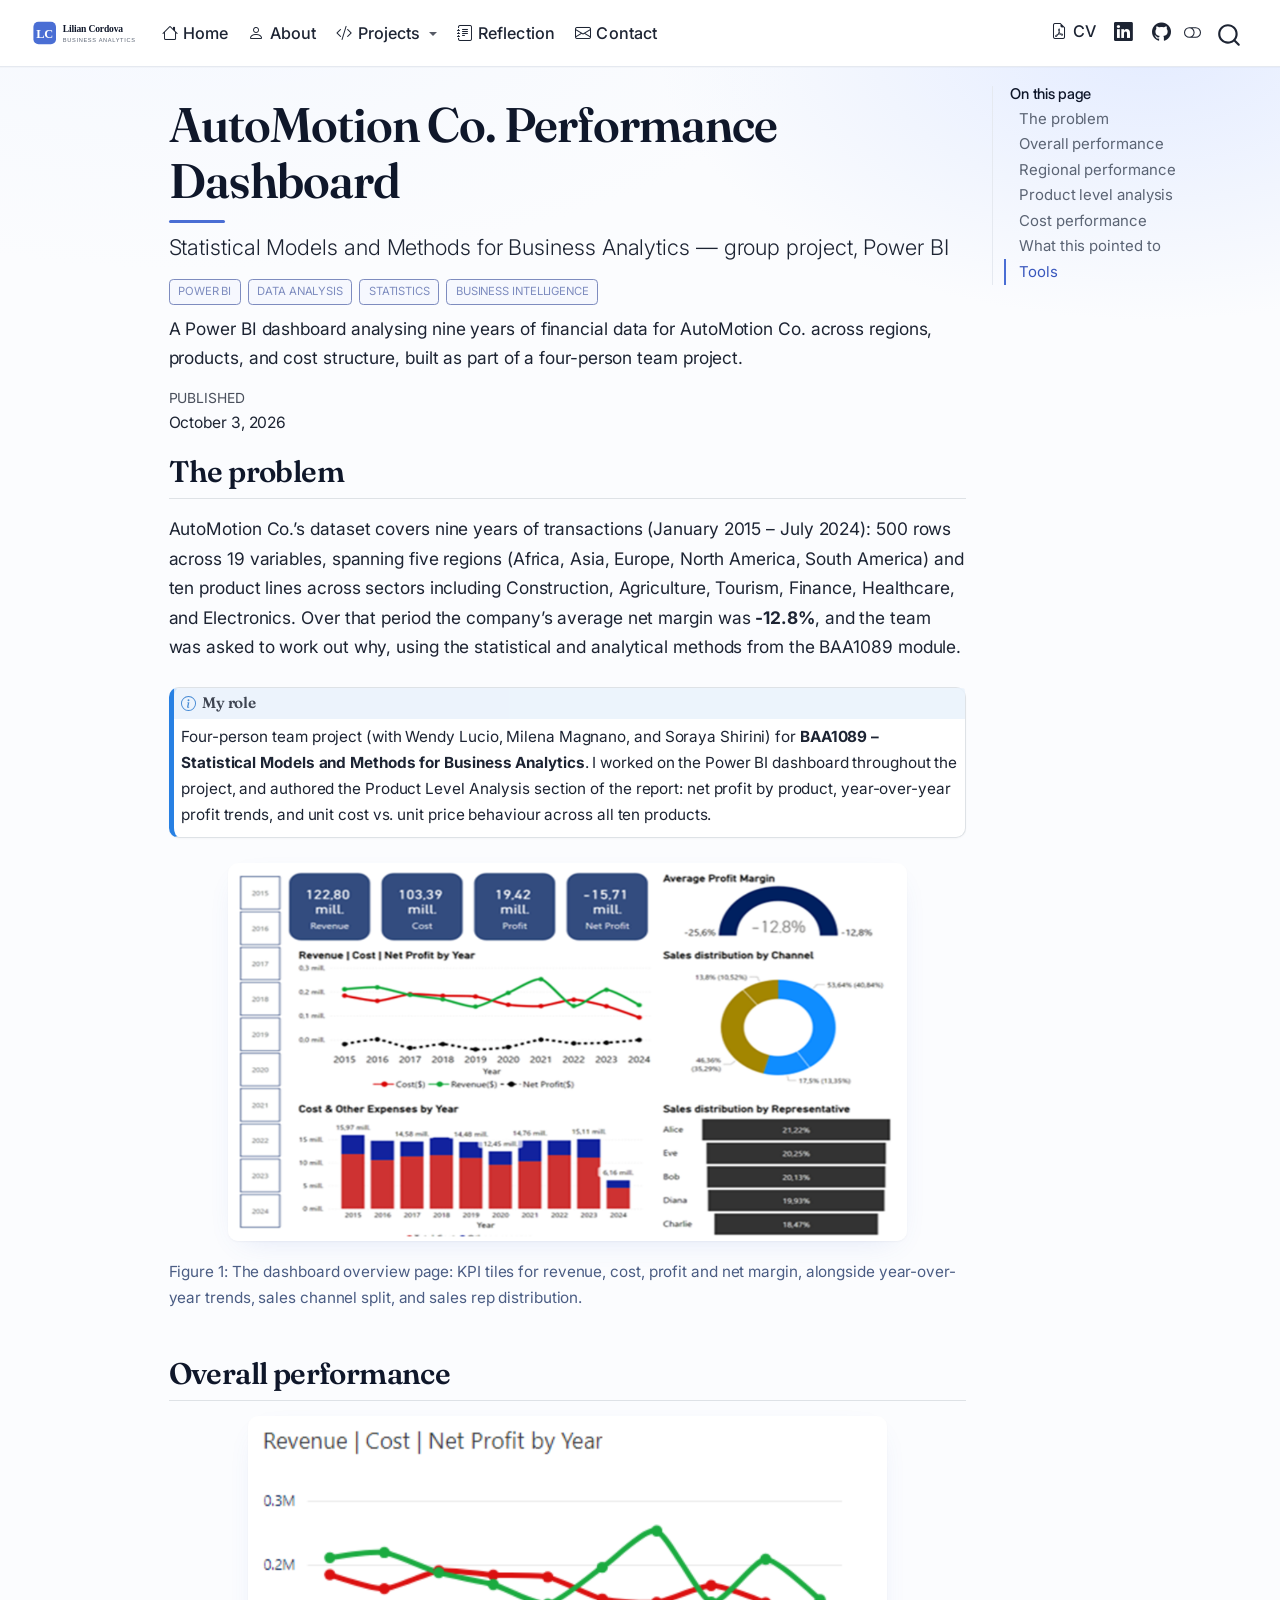
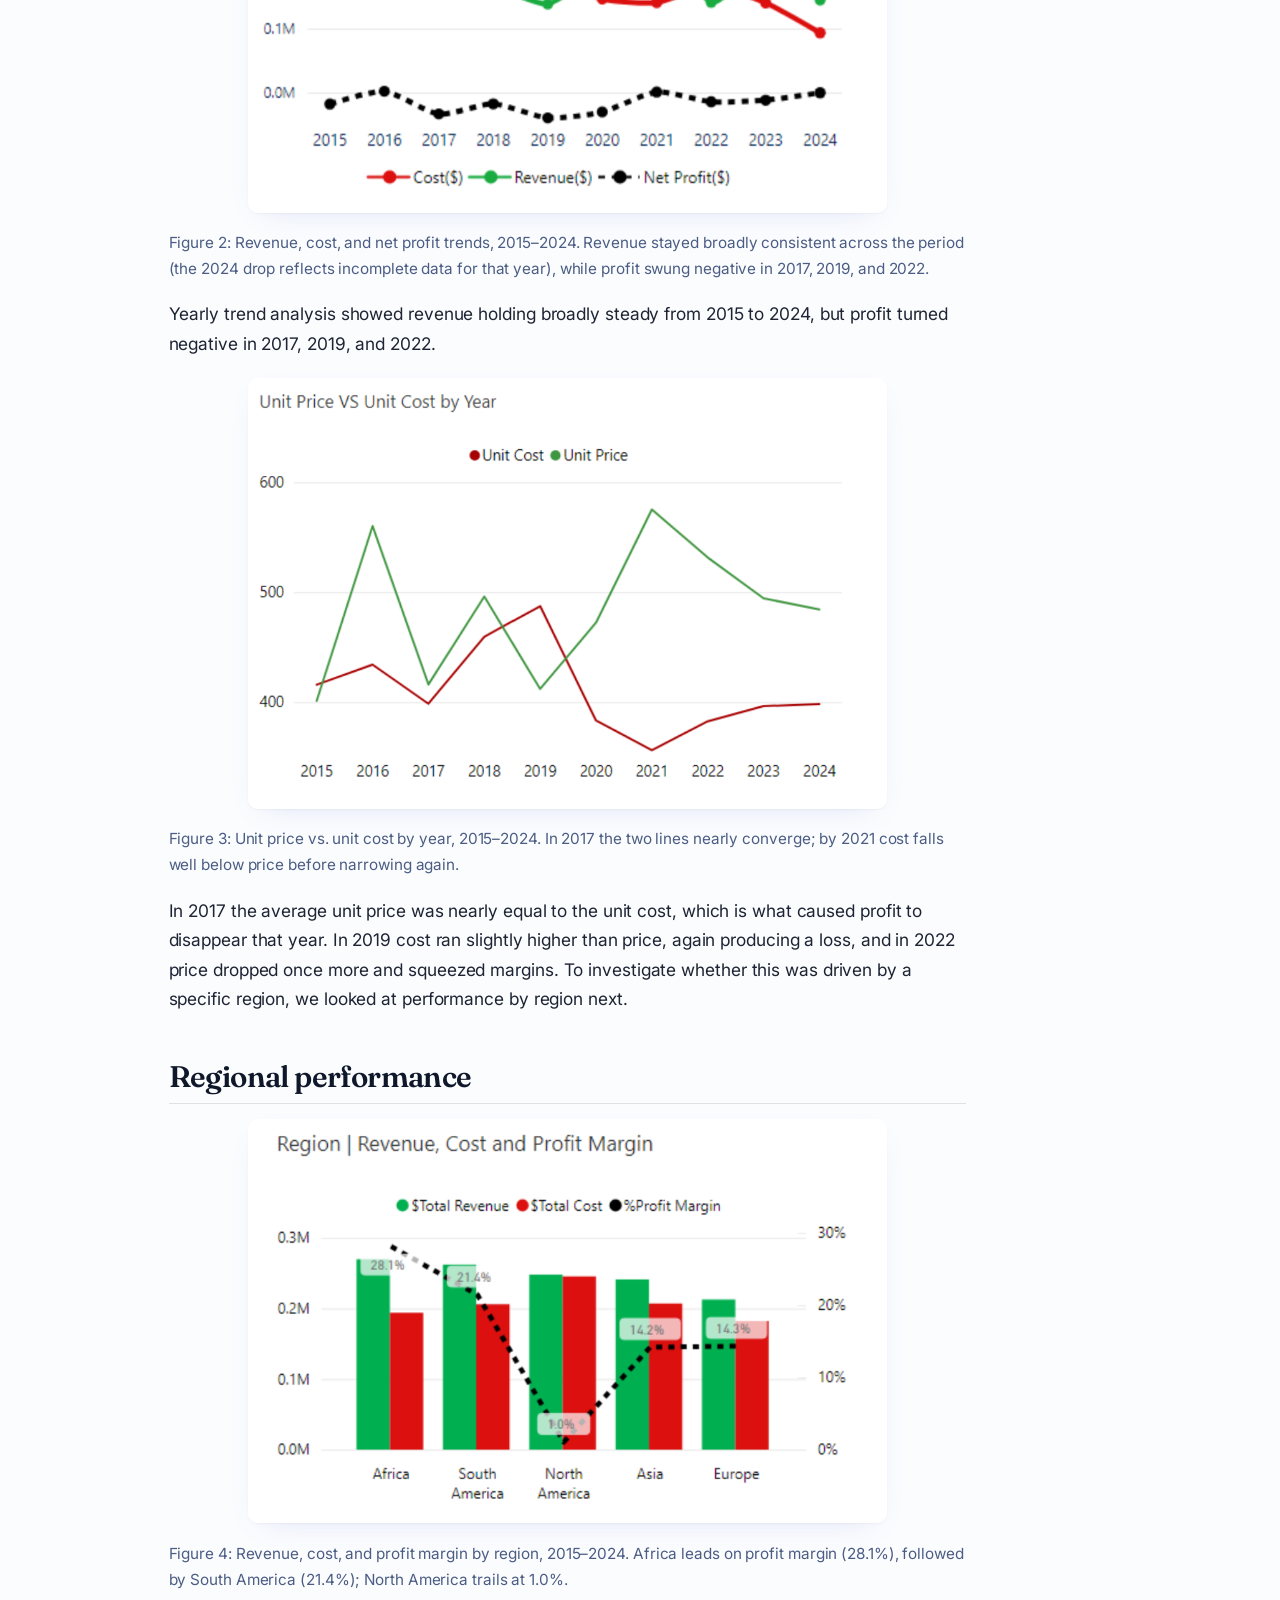
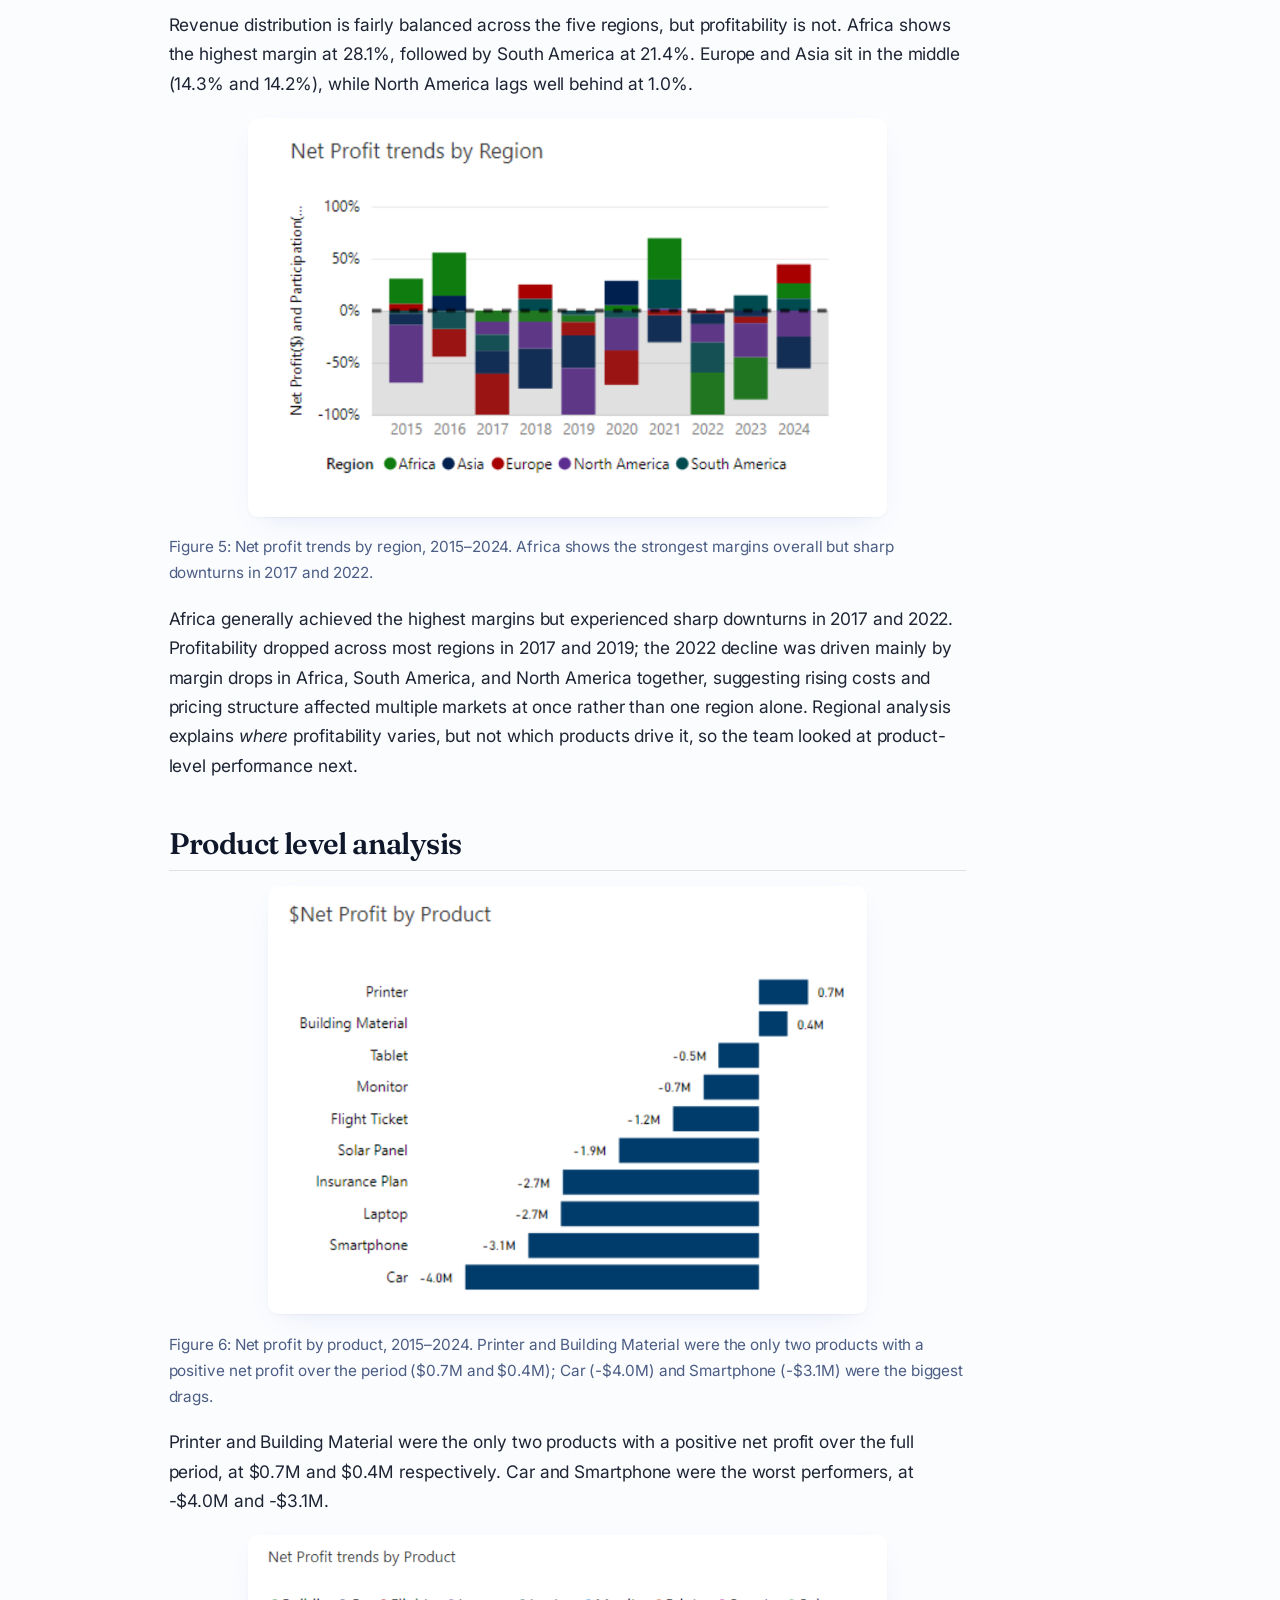
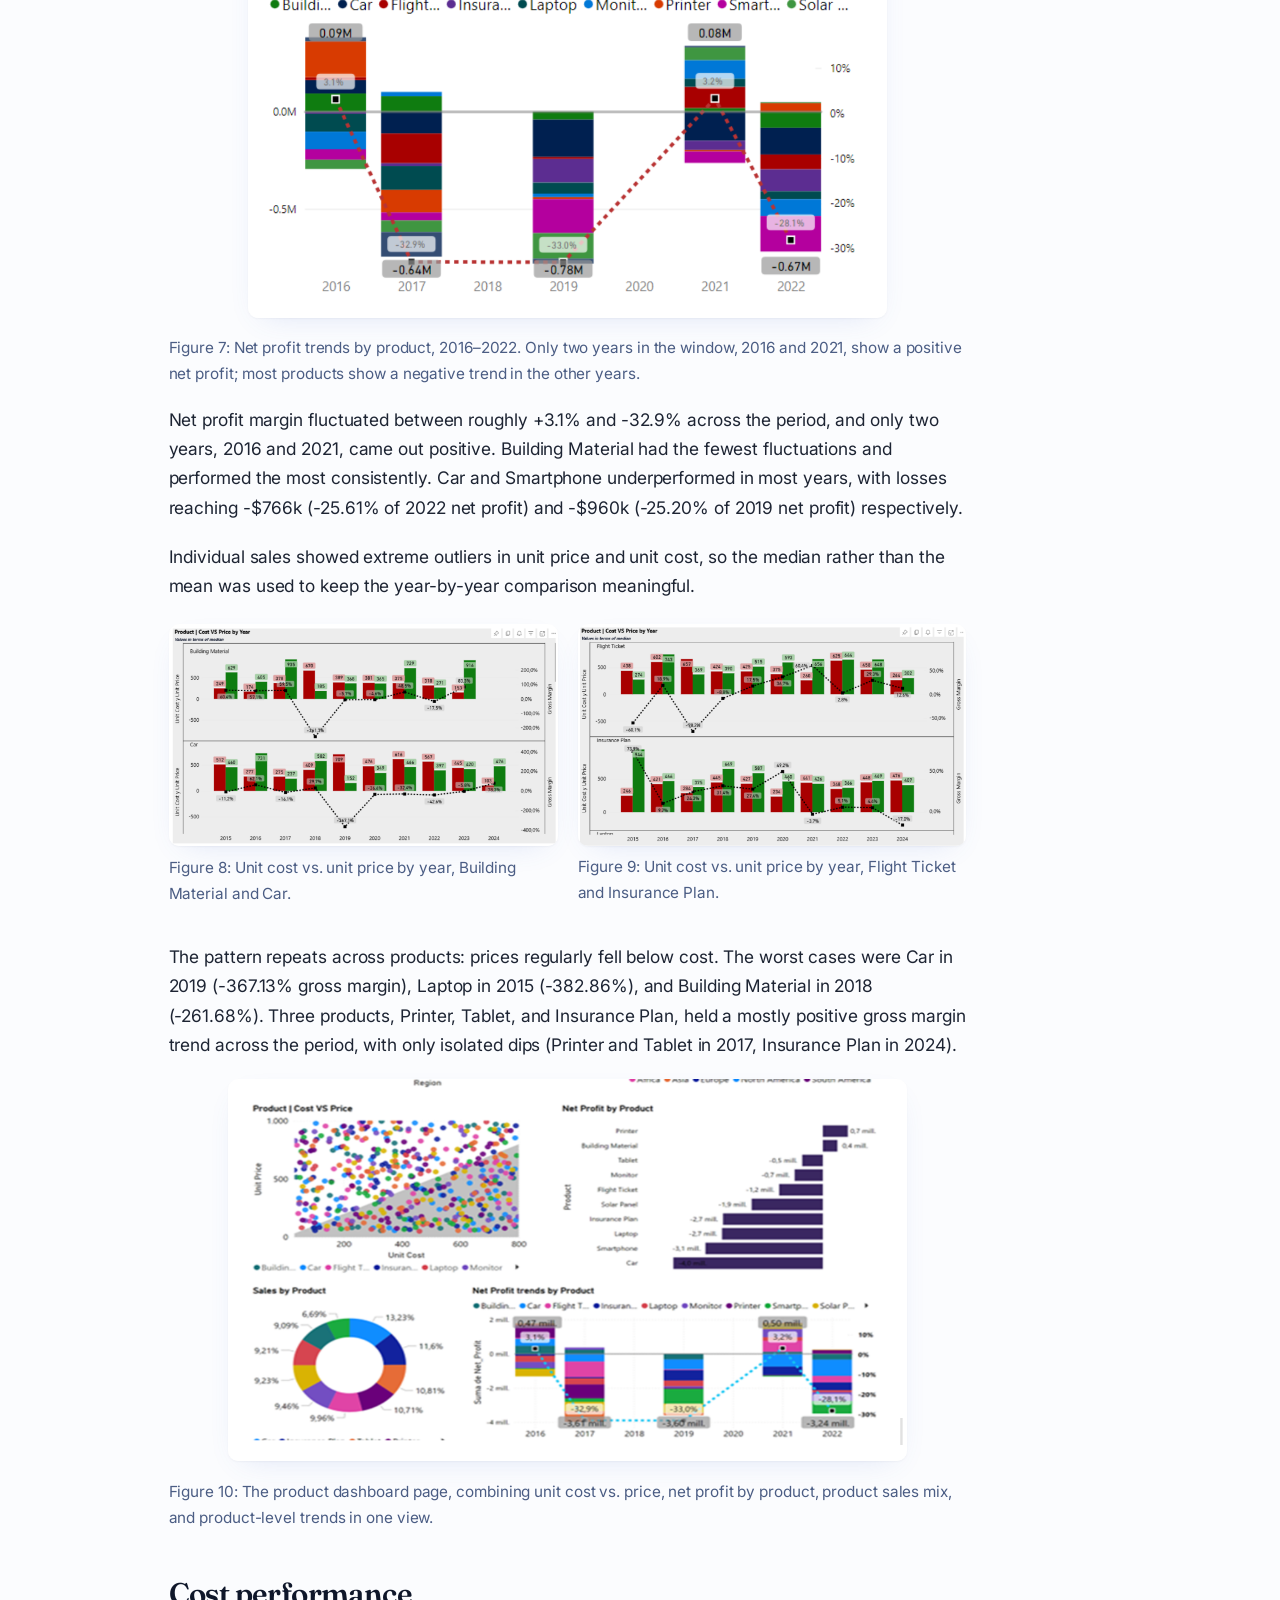
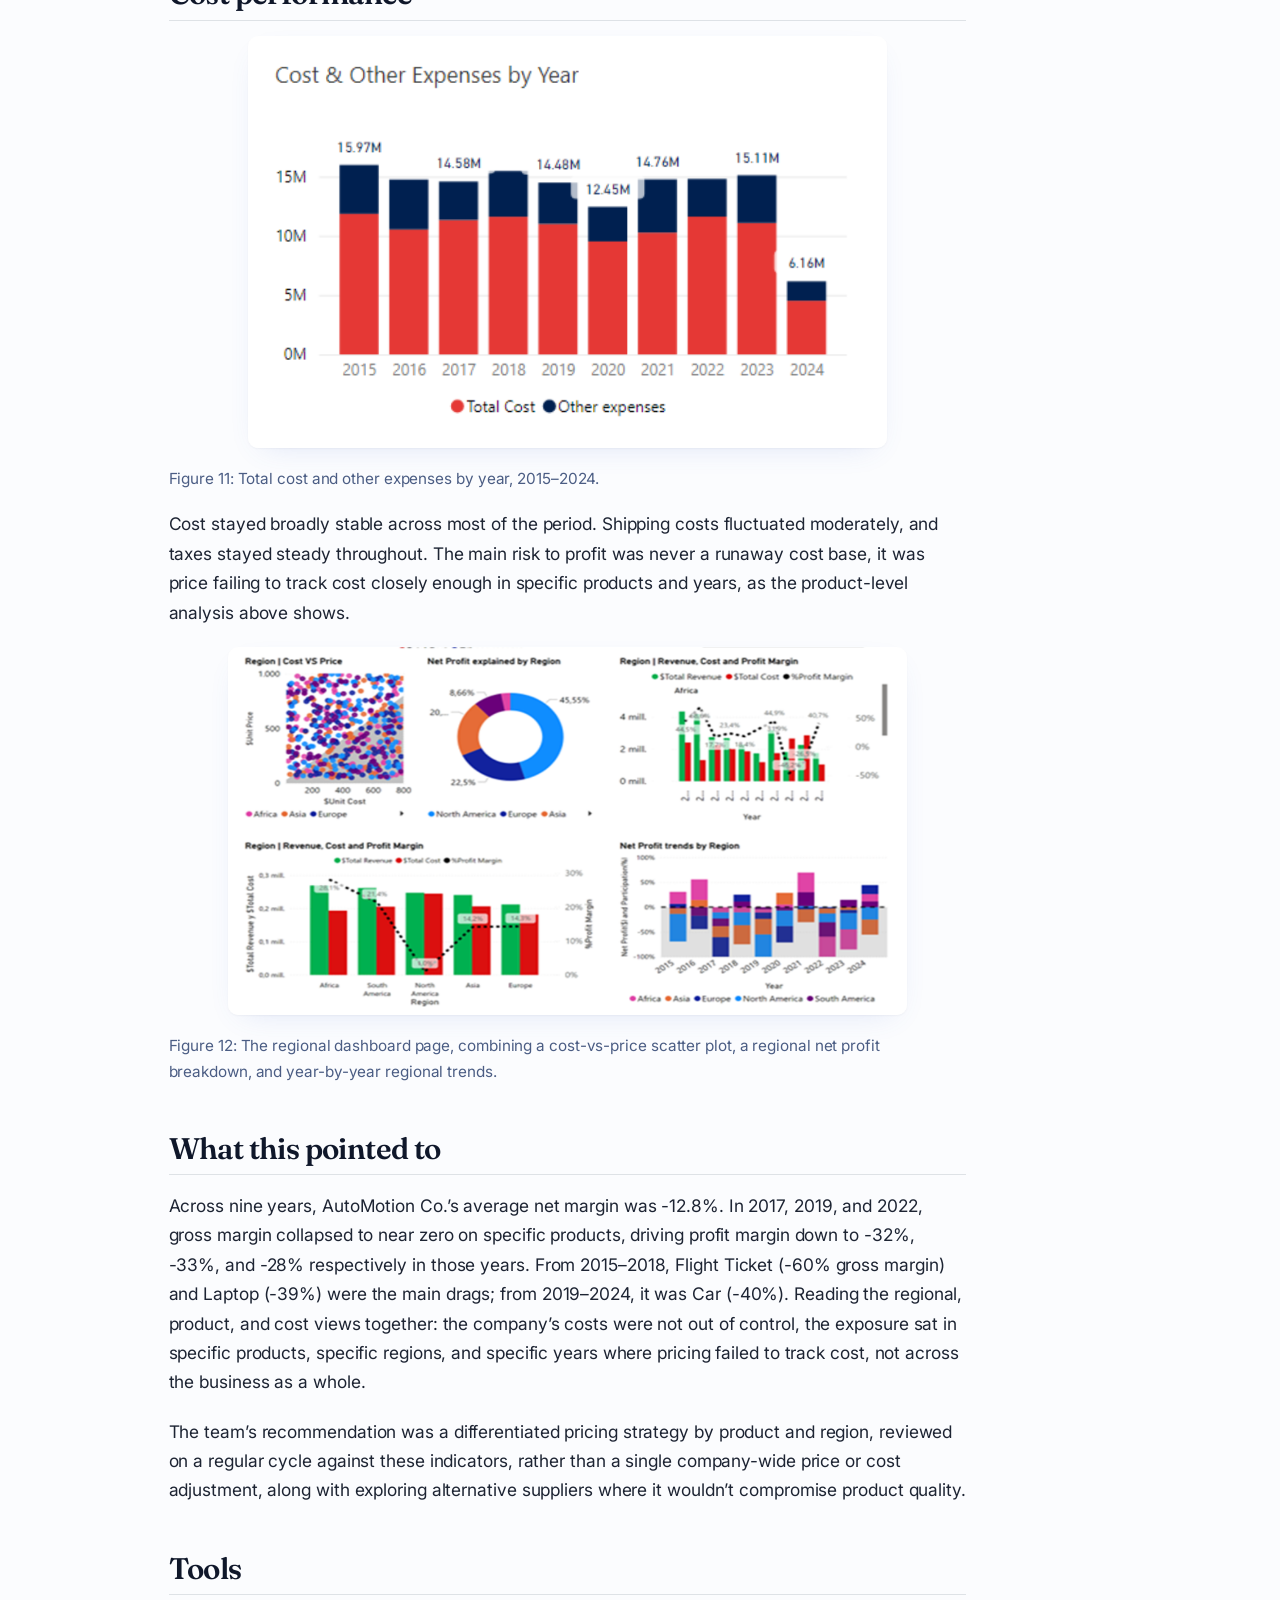
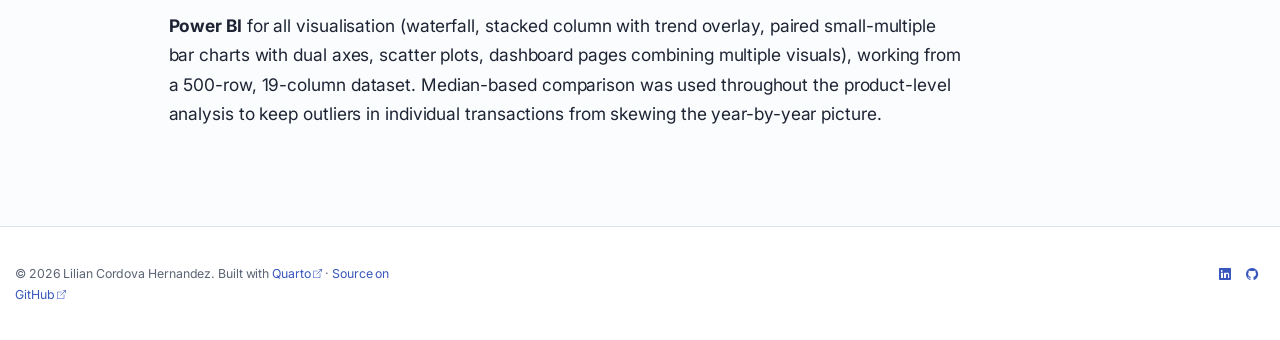
<file: docs/projects/list/product_performance_analysis.html>
<!DOCTYPE html>
<html xmlns="http://www.w3.org/1999/xhtml" lang="en" xml:lang="en"><head>

<meta charset="utf-8">
<meta name="generator" content="quarto-1.8.27">

<meta name="viewport" content="width=device-width, initial-scale=1.0, user-scalable=yes">

<meta name="dcterms.date" content="2026-10-03">
<meta name="description" content="A Power BI dashboard analysing nine years of financial data for AutoMotion Co.&nbsp;across regions, products, and cost structure, built as part of a four-person team project.">

<title>AutoMotion Co.&nbsp;Performance Dashboard</title>
<style>
code{white-space: pre-wrap;}
span.smallcaps{font-variant: small-caps;}
div.columns{display: flex; gap: min(4vw, 1.5em);}
div.column{flex: auto; overflow-x: auto;}
div.hanging-indent{margin-left: 1.5em; text-indent: -1.5em;}
ul.task-list{list-style: none;}
ul.task-list li input[type="checkbox"] {
  width: 0.8em;
  margin: 0 0.8em 0.2em -1em; /* quarto-specific, see https://github.com/quarto-dev/quarto-cli/issues/4556 */ 
  vertical-align: middle;
}
</style>


<script src="../../site_libs/quarto-nav/quarto-nav.js"></script>
<script src="../../site_libs/quarto-nav/headroom.min.js"></script>
<script src="../../site_libs/clipboard/clipboard.min.js"></script>
<script src="../../site_libs/quarto-search/autocomplete.umd.js"></script>
<script src="../../site_libs/quarto-search/fuse.min.js"></script>
<script src="../../site_libs/quarto-search/quarto-search.js"></script>
<meta name="quarto:offset" content="../../">
<link href="../../images/favicon.svg" rel="icon" type="image/svg+xml">
<script src="../../site_libs/quarto-html/quarto.js" type="module"></script>
<script src="../../site_libs/quarto-html/tabsets/tabsets.js" type="module"></script>
<script src="../../site_libs/quarto-html/axe/axe-check.js" type="module"></script>
<script src="../../site_libs/quarto-html/popper.min.js"></script>
<script src="../../site_libs/quarto-html/tippy.umd.min.js"></script>
<script src="../../site_libs/quarto-html/anchor.min.js"></script>
<link href="../../site_libs/quarto-html/tippy.css" rel="stylesheet">
<link href="../../site_libs/quarto-html/quarto-syntax-highlighting-57df612ce7d31eb042a4162ec1190c32.css" rel="stylesheet" class="quarto-color-scheme" id="quarto-text-highlighting-styles">
<link href="../../site_libs/quarto-html/quarto-syntax-highlighting-dark-9ce02ba9bf05f77acce06f7d436c50a3.css" rel="stylesheet" class="quarto-color-scheme quarto-color-alternate" id="quarto-text-highlighting-styles">
<link href="../../site_libs/quarto-html/quarto-syntax-highlighting-57df612ce7d31eb042a4162ec1190c32.css" rel="stylesheet" class="quarto-color-scheme-extra" id="quarto-text-highlighting-styles">
<script src="../../site_libs/bootstrap/bootstrap.min.js"></script>
<link href="../../site_libs/bootstrap/bootstrap-icons.css" rel="stylesheet">
<link href="../../site_libs/bootstrap/bootstrap-cafbf74504e8c92494feddbc5e3c4bea.min.css" rel="stylesheet" append-hash="true" class="quarto-color-scheme" id="quarto-bootstrap" data-mode="light">
<link href="../../site_libs/bootstrap/bootstrap-dark-274662e6b3faa38f8d456ecc8a73bcf7.min.css" rel="stylesheet" append-hash="true" class="quarto-color-scheme quarto-color-alternate" id="quarto-bootstrap" data-mode="light">
<link href="../../site_libs/bootstrap/bootstrap-cafbf74504e8c92494feddbc5e3c4bea.min.css" rel="stylesheet" append-hash="true" class="quarto-color-scheme-extra" id="quarto-bootstrap" data-mode="light">
<script id="quarto-search-options" type="application/json">{
  "location": "navbar",
  "copy-button": false,
  "collapse-after": 3,
  "panel-placement": "end",
  "type": "overlay",
  "limit": 50,
  "keyboard-shortcut": [
    "f",
    "/",
    "s"
  ],
  "show-item-context": false,
  "language": {
    "search-no-results-text": "No results",
    "search-matching-documents-text": "matching documents",
    "search-copy-link-title": "Copy link to search",
    "search-hide-matches-text": "Hide additional matches",
    "search-more-match-text": "more match in this document",
    "search-more-matches-text": "more matches in this document",
    "search-clear-button-title": "Clear",
    "search-text-placeholder": "",
    "search-detached-cancel-button-title": "Cancel",
    "search-submit-button-title": "Submit",
    "search-label": "Search"
  }
}</script>
<style>html{ scroll-behavior: smooth; }</style>


<meta property="og:title" content="AutoMotion Co.&nbsp;Performance Dashboard">
<meta property="og:description" content="A Power BI dashboard analysing nine years of financial data for AutoMotion Co.&nbsp;across regions, products, and cost structure, built as part of a four-person team project.">
<meta property="og:image" content="https://cordova-lilian.github.io/eportfolio/projects/list/dashboard-overview.png">
<meta property="og:image:height" content="662">
<meta property="og:image:width" content="1188">
<meta name="twitter:title" content="AutoMotion Co.&nbsp;Performance Dashboard">
<meta name="twitter:description" content="A Power BI dashboard analysing nine years of financial data for AutoMotion Co.&nbsp;across regions, products, and cost structure, built as part of a four-person team project.">
<meta name="twitter:image" content="https://cordova-lilian.github.io/eportfolio/projects/list/dashboard-overview.png">
<meta name="twitter:image-height" content="662">
<meta name="twitter:image-width" content="1188">
<meta name="twitter:card" content="summary_large_image">
</head>

<body class="nav-fixed quarto-light"><script id="quarto-html-before-body" type="application/javascript">
    const toggleBodyColorMode = (bsSheetEl) => {
      const mode = bsSheetEl.getAttribute("data-mode");
      const bodyEl = window.document.querySelector("body");
      if (mode === "dark") {
        bodyEl.classList.add("quarto-dark");
        bodyEl.classList.remove("quarto-light");
      } else {
        bodyEl.classList.add("quarto-light");
        bodyEl.classList.remove("quarto-dark");
      }
    }
    const toggleBodyColorPrimary = () => {
      const bsSheetEl = window.document.querySelector("link#quarto-bootstrap:not([rel=disabled-stylesheet])");
      if (bsSheetEl) {
        toggleBodyColorMode(bsSheetEl);
      }
    }
    const setColorSchemeToggle = (alternate) => {
      const toggles = window.document.querySelectorAll('.quarto-color-scheme-toggle');
      for (let i=0; i < toggles.length; i++) {
        const toggle = toggles[i];
        if (toggle) {
          if (alternate) {
            toggle.classList.add("alternate");
          } else {
            toggle.classList.remove("alternate");
          }
        }
      }
    };
    const toggleColorMode = (alternate) => {
      // Switch the stylesheets
      const primaryStylesheets = window.document.querySelectorAll('link.quarto-color-scheme:not(.quarto-color-alternate)');
      const alternateStylesheets = window.document.querySelectorAll('link.quarto-color-scheme.quarto-color-alternate');
      manageTransitions('#quarto-margin-sidebar .nav-link', false);
      if (alternate) {
        // note: dark is layered on light, we don't disable primary!
        enableStylesheet(alternateStylesheets);
        for (const sheetNode of alternateStylesheets) {
          if (sheetNode.id === "quarto-bootstrap") {
            toggleBodyColorMode(sheetNode);
          }
        }
      } else {
        disableStylesheet(alternateStylesheets);
        enableStylesheet(primaryStylesheets)
        toggleBodyColorPrimary();
      }
      manageTransitions('#quarto-margin-sidebar .nav-link', true);
      // Switch the toggles
      setColorSchemeToggle(alternate)
      // Hack to workaround the fact that safari doesn't
      // properly recolor the scrollbar when toggling (#1455)
      if (navigator.userAgent.indexOf('Safari') > 0 && navigator.userAgent.indexOf('Chrome') == -1) {
        manageTransitions("body", false);
        window.scrollTo(0, 1);
        setTimeout(() => {
          window.scrollTo(0, 0);
          manageTransitions("body", true);
        }, 40);
      }
    }
    const disableStylesheet = (stylesheets) => {
      for (let i=0; i < stylesheets.length; i++) {
        const stylesheet = stylesheets[i];
        stylesheet.rel = 'disabled-stylesheet';
      }
    }
    const enableStylesheet = (stylesheets) => {
      for (let i=0; i < stylesheets.length; i++) {
        const stylesheet = stylesheets[i];
        if(stylesheet.rel !== 'stylesheet') { // for Chrome, which will still FOUC without this check
          stylesheet.rel = 'stylesheet';
        }
      }
    }
    const manageTransitions = (selector, allowTransitions) => {
      const els = window.document.querySelectorAll(selector);
      for (let i=0; i < els.length; i++) {
        const el = els[i];
        if (allowTransitions) {
          el.classList.remove('notransition');
        } else {
          el.classList.add('notransition');
        }
      }
    }
    const isFileUrl = () => {
      return window.location.protocol === 'file:';
    }
    const hasAlternateSentinel = () => {
      let styleSentinel = getColorSchemeSentinel();
      if (styleSentinel !== null) {
        return styleSentinel === "alternate";
      } else {
        return false;
      }
    }
    const setStyleSentinel = (alternate) => {
      const value = alternate ? "alternate" : "default";
      if (!isFileUrl()) {
        window.localStorage.setItem("quarto-color-scheme", value);
      } else {
        localAlternateSentinel = value;
      }
    }
    const getColorSchemeSentinel = () => {
      if (!isFileUrl()) {
        const storageValue = window.localStorage.getItem("quarto-color-scheme");
        return storageValue != null ? storageValue : localAlternateSentinel;
      } else {
        return localAlternateSentinel;
      }
    }
    const toggleGiscusIfUsed = (isAlternate, darkModeDefault) => {
      const baseTheme = document.querySelector('#giscus-base-theme')?.value ?? 'light';
      const alternateTheme = document.querySelector('#giscus-alt-theme')?.value ?? 'dark';
      let newTheme = '';
      if(authorPrefersDark) {
        newTheme = isAlternate ? baseTheme : alternateTheme;
      } else {
        newTheme = isAlternate ? alternateTheme : baseTheme;
      }
      const changeGiscusTheme = () => {
        // From: https://github.com/giscus/giscus/issues/336
        const sendMessage = (message) => {
          const iframe = document.querySelector('iframe.giscus-frame');
          if (!iframe) return;
          iframe.contentWindow.postMessage({ giscus: message }, 'https://giscus.app');
        }
        sendMessage({
          setConfig: {
            theme: newTheme
          }
        });
      }
      const isGiscussLoaded = window.document.querySelector('iframe.giscus-frame') !== null;
      if (isGiscussLoaded) {
        changeGiscusTheme();
      }
    };
    const authorPrefersDark = false;
    const darkModeDefault = authorPrefersDark;
      document.querySelector('link#quarto-text-highlighting-styles.quarto-color-scheme-extra').rel = 'disabled-stylesheet';
      document.querySelector('link#quarto-bootstrap.quarto-color-scheme-extra').rel = 'disabled-stylesheet';
    let localAlternateSentinel = darkModeDefault ? 'alternate' : 'default';
    // Dark / light mode switch
    window.quartoToggleColorScheme = () => {
      // Read the current dark / light value
      let toAlternate = !hasAlternateSentinel();
      toggleColorMode(toAlternate);
      setStyleSentinel(toAlternate);
      toggleGiscusIfUsed(toAlternate, darkModeDefault);
      window.dispatchEvent(new Event('resize'));
    };
    // Switch to dark mode if need be
    if (hasAlternateSentinel()) {
      toggleColorMode(true);
    } else {
      toggleColorMode(false);
    }
  </script>

<div id="quarto-search-results"></div>
  <header id="quarto-header" class="headroom fixed-top">
    <nav class="navbar navbar-expand-lg " data-bs-theme="dark">
      <div class="navbar-container container-fluid">
      <div class="navbar-brand-container mx-auto">
    <a href="../../index.html" class="navbar-brand navbar-brand-logo">
    <img src="../../images/logo.svg" alt="Lilian Cordova Hernandez" class="navbar-logo light-content">
    <img src="../../images/logo.svg" alt="Lilian Cordova Hernandez" class="navbar-logo dark-content">
    </a>
  </div>
            <div id="quarto-search" class="" title="Search"></div>
          <button class="navbar-toggler" type="button" data-bs-toggle="collapse" data-bs-target="#navbarCollapse" aria-controls="navbarCollapse" role="menu" aria-expanded="false" aria-label="Toggle navigation" onclick="if (window.quartoToggleHeadroom) { window.quartoToggleHeadroom(); }">
  <span class="navbar-toggler-icon"></span>
</button>
          <div class="collapse navbar-collapse" id="navbarCollapse">
            <ul class="navbar-nav navbar-nav-scroll me-auto">
  <li class="nav-item">
    <a class="nav-link" href="../../index.html"> <i class="bi bi-house" role="img">
</i> 
<span class="menu-text">Home</span></a>
  </li>  
  <li class="nav-item">
    <a class="nav-link" href="../../about.html"> <i class="bi bi-person" role="img">
</i> 
<span class="menu-text">About</span></a>
  </li>  
  <li class="nav-item dropdown ">
    <a class="nav-link dropdown-toggle" href="#" id="nav-menu-projects" role="link" data-bs-toggle="dropdown" aria-expanded="false">
      <i class="bi bi-code-slash" role="img">
</i> 
 <span class="menu-text">Projects</span>
    </a>
    <ul class="dropdown-menu" aria-labelledby="nav-menu-projects">    
        <li>
    <a class="dropdown-item" href="../../projects/index.html">
 <span class="dropdown-text">All projects</span></a>
  </li>  
        <li>
    <a class="dropdown-item" href="../../projects/list/sentiment_analysis.html">
 <span class="dropdown-text">Financial Sentiment Analysis</span></a>
  </li>  
        <li>
    <a class="dropdown-item" href="../../projects/list/fraud_detection.html">
 <span class="dropdown-text">Fraud Detection</span></a>
  </li>  
        <li>
    <a class="dropdown-item" href="../../projects/list/ai_content_pipeline.html">
 <span class="dropdown-text">AI Content Production Pipeline</span></a>
  </li>  
        <li>
    <a class="dropdown-item" href="../../projects/list/product_performance_analysis.html">
 <span class="dropdown-text">AutoMotion Co.&nbsp;Dashboard (Power BI)</span></a>
  </li>  
    </ul>
  </li>
  <li class="nav-item">
    <a class="nav-link" href="../../reflection.html"> <i class="bi bi-journal-text" role="img">
</i> 
<span class="menu-text">Reflection</span></a>
  </li>  
  <li class="nav-item">
    <a class="nav-link" href="../../contact.html"> <i class="bi bi-envelope" role="img">
</i> 
<span class="menu-text">Contact</span></a>
  </li>  
</ul>
            <ul class="navbar-nav navbar-nav-scroll ms-auto">
  <li class="nav-item">
    <a class="nav-link" href="../../cv/cv.pdf" target="_blank"> <i class="bi bi-file-earmark-pdf" role="img">
</i> 
<span class="menu-text">CV</span></a>
  </li>  
  <li class="nav-item compact">
    <a class="nav-link" href="https://www.linkedin.com/in/lilian-cordova-hernandez-916a37232/" target="_blank"> <i class="bi bi-linkedin" role="img" aria-label="LinkedIn">
</i> 
<span class="menu-text"></span></a>
  </li>  
  <li class="nav-item compact">
    <a class="nav-link" href="https://github.com/cordova-lilian" target="_blank"> <i class="bi bi-github" role="img" aria-label="GitHub">
</i> 
<span class="menu-text"></span></a>
  </li>  
</ul>
          </div> <!-- /navcollapse -->
            <div class="quarto-navbar-tools">
  <a href="" class="quarto-color-scheme-toggle quarto-navigation-tool  px-1" onclick="window.quartoToggleColorScheme(); return false;" title="Toggle dark mode"><i class="bi"></i></a>
</div>
      </div> <!-- /container-fluid -->
    </nav>
</header>
<!-- content -->
<div id="quarto-content" class="quarto-container page-columns page-rows-contents page-layout-article page-navbar">
<!-- sidebar -->
<!-- margin-sidebar -->
    <div id="quarto-margin-sidebar" class="sidebar margin-sidebar">
        <nav id="TOC" role="doc-toc" class="toc-active">
    <h2 id="toc-title">On this page</h2>
   
  <ul>
  <li><a href="#the-problem" id="toc-the-problem" class="nav-link active" data-scroll-target="#the-problem">The problem</a></li>
  <li><a href="#overall-performance" id="toc-overall-performance" class="nav-link" data-scroll-target="#overall-performance">Overall performance</a></li>
  <li><a href="#regional-performance" id="toc-regional-performance" class="nav-link" data-scroll-target="#regional-performance">Regional performance</a></li>
  <li><a href="#product-level-analysis" id="toc-product-level-analysis" class="nav-link" data-scroll-target="#product-level-analysis">Product level analysis</a></li>
  <li><a href="#cost-performance" id="toc-cost-performance" class="nav-link" data-scroll-target="#cost-performance">Cost performance</a></li>
  <li><a href="#what-this-pointed-to" id="toc-what-this-pointed-to" class="nav-link" data-scroll-target="#what-this-pointed-to">What this pointed to</a></li>
  <li><a href="#tools" id="toc-tools" class="nav-link" data-scroll-target="#tools">Tools</a></li>
  </ul>
</nav>
    </div>
<!-- main -->
<main class="content" id="quarto-document-content">


<header id="title-block-header" class="quarto-title-block default">
<div class="quarto-title">
<h1 class="title">AutoMotion Co.&nbsp;Performance Dashboard</h1>
<p class="subtitle lead">Statistical Models and Methods for Business Analytics — group project, Power BI</p>
  <div class="quarto-categories">
    <div class="quarto-category">Power BI</div>
    <div class="quarto-category">Data Analysis</div>
    <div class="quarto-category">Statistics</div>
    <div class="quarto-category">Business Intelligence</div>
  </div>
  </div>

<div>
  <div class="description">
    A Power BI dashboard analysing nine years of financial data for AutoMotion Co.&nbsp;across regions, products, and cost structure, built as part of a four-person team project.
  </div>
</div>


<div class="quarto-title-meta">

    
    <div>
    <div class="quarto-title-meta-heading">Published</div>
    <div class="quarto-title-meta-contents">
      <p class="date">October 3, 2026</p>
    </div>
  </div>
  
    
  </div>
  


</header>


<section id="the-problem" class="level2">
<h2 class="anchored" data-anchor-id="the-problem">The problem</h2>
<p>AutoMotion Co.’s dataset covers nine years of transactions (January 2015 – July 2024): 500 rows across 19 variables, spanning five regions (Africa, Asia, Europe, North America, South America) and ten product lines across sectors including Construction, Agriculture, Tourism, Finance, Healthcare, and Electronics. Over that period the company’s average net margin was <strong>-12.8%</strong>, and the team was asked to work out why, using the statistical and analytical methods from the BAA1089 module.</p>
<div class="callout callout-style-default callout-note callout-titled">
<div class="callout-header d-flex align-content-center">
<div class="callout-icon-container">
<i class="callout-icon"></i>
</div>
<div class="callout-title-container flex-fill">
<span class="screen-reader-only">Note</span>My role
</div>
</div>
<div class="callout-body-container callout-body">
<p>Four-person team project (with Wendy Lucio, Milena Magnano, and Soraya Shirini) for <strong>BAA1089 – Statistical Models and Methods for Business Analytics</strong>. I worked on the Power BI dashboard throughout the project, and authored the Product Level Analysis section of the report: net profit by product, year-over-year profit trends, and unit cost vs.&nbsp;unit price behaviour across all ten products.</p>
</div>
</div>
<div id="fig-overview" class="quarto-float quarto-figure quarto-figure-center anchored" data-fig-align="center" alt="Power BI dashboard overview page showing KPI tiles for revenue, cost, profit, and net margin, a revenue/cost/profit trend line, a sales-by-channel donut chart, and a sales-by-representative bar chart.">
<figure class="quarto-float quarto-float-fig figure">
<div aria-describedby="fig-overview-caption-0ceaefa1-69ba-4598-a22c-09a6ac19f8ca">
<img src="dashboard-overview.png" class="img-fluid quarto-figure quarto-figure-center figure-img" style="width:85.0%" alt="Power BI dashboard overview page showing KPI tiles for revenue, cost, profit, and net margin, a revenue/cost/profit trend line, a sales-by-channel donut chart, and a sales-by-representative bar chart.">
</div>
<figcaption class="quarto-float-caption-bottom quarto-float-caption quarto-float-fig" id="fig-overview-caption-0ceaefa1-69ba-4598-a22c-09a6ac19f8ca">
Figure&nbsp;1: The dashboard overview page: KPI tiles for revenue, cost, profit and net margin, alongside year-over-year trends, sales channel split, and sales rep distribution.
</figcaption>
</figure>
</div>
</section>
<section id="overall-performance" class="level2">
<h2 class="anchored" data-anchor-id="overall-performance">Overall performance</h2>
<div id="fig-overall" class="quarto-float quarto-figure quarto-figure-center anchored" data-fig-align="center" alt="Line chart comparing total cost, total revenue, and net profit by year from 2015 to 2024, with net profit staying close to zero and dipping negative in several years.">
<figure class="quarto-float quarto-float-fig figure">
<div aria-describedby="fig-overall-caption-0ceaefa1-69ba-4598-a22c-09a6ac19f8ca">
<img src="figure2-revenue-cost-profit-overall.png" class="img-fluid quarto-figure quarto-figure-center figure-img" style="width:80.0%" alt="Line chart comparing total cost, total revenue, and net profit by year from 2015 to 2024, with net profit staying close to zero and dipping negative in several years.">
</div>
<figcaption class="quarto-float-caption-bottom quarto-float-caption quarto-float-fig" id="fig-overall-caption-0ceaefa1-69ba-4598-a22c-09a6ac19f8ca">
Figure&nbsp;2: Revenue, cost, and net profit trends, 2015–2024. Revenue stayed broadly consistent across the period (the 2024 drop reflects incomplete data for that year), while profit swung negative in 2017, 2019, and 2022.
</figcaption>
</figure>
</div>
<p>Yearly trend analysis showed revenue holding broadly steady from 2015 to 2024, but profit turned negative in 2017, 2019, and 2022.</p>
<div id="fig-unitpricecost" class="quarto-float quarto-figure quarto-figure-center anchored" data-fig-align="center" alt="Line chart comparing unit cost and unit price by year from 2015 to 2024, with the two lines nearly converging in 2017 and 2019.">
<figure class="quarto-float quarto-float-fig figure">
<div aria-describedby="fig-unitpricecost-caption-0ceaefa1-69ba-4598-a22c-09a6ac19f8ca">
<img src="figure3-unit-price-vs-cost-overall.png" class="img-fluid quarto-figure quarto-figure-center figure-img" style="width:80.0%" alt="Line chart comparing unit cost and unit price by year from 2015 to 2024, with the two lines nearly converging in 2017 and 2019.">
</div>
<figcaption class="quarto-float-caption-bottom quarto-float-caption quarto-float-fig" id="fig-unitpricecost-caption-0ceaefa1-69ba-4598-a22c-09a6ac19f8ca">
Figure&nbsp;3: Unit price vs.&nbsp;unit cost by year, 2015–2024. In 2017 the two lines nearly converge; by 2021 cost falls well below price before narrowing again.
</figcaption>
</figure>
</div>
<p>In 2017 the average unit price was nearly equal to the unit cost, which is what caused profit to disappear that year. In 2019 cost ran slightly higher than price, again producing a loss, and in 2022 price dropped once more and squeezed margins. To investigate whether this was driven by a specific region, we looked at performance by region next.</p>
</section>
<section id="regional-performance" class="level2">
<h2 class="anchored" data-anchor-id="regional-performance">Regional performance</h2>
<div id="fig-region" class="quarto-float quarto-figure quarto-figure-center anchored" data-fig-align="center" alt="Bar chart comparing total revenue and total cost by region, with a profit margin percentage line overlaid, showing Africa and South America with the highest margins and North America with the lowest.">
<figure class="quarto-float quarto-float-fig figure">
<div aria-describedby="fig-region-caption-0ceaefa1-69ba-4598-a22c-09a6ac19f8ca">
<img src="figure4-region-revenue-cost-margin.png" class="img-fluid quarto-figure quarto-figure-center figure-img" style="width:80.0%" alt="Bar chart comparing total revenue and total cost by region, with a profit margin percentage line overlaid, showing Africa and South America with the highest margins and North America with the lowest.">
</div>
<figcaption class="quarto-float-caption-bottom quarto-float-caption quarto-float-fig" id="fig-region-caption-0ceaefa1-69ba-4598-a22c-09a6ac19f8ca">
Figure&nbsp;4: Revenue, cost, and profit margin by region, 2015–2024. Africa leads on profit margin (28.1%), followed by South America (21.4%); North America trails at 1.0%.
</figcaption>
</figure>
</div>
<p>Revenue distribution is fairly balanced across the five regions, but profitability is not. Africa shows the highest margin at 28.1%, followed by South America at 21.4%. Europe and Asia sit in the middle (14.3% and 14.2%), while North America lags well behind at 1.0%.</p>
<div id="fig-regiontrends" class="quarto-float quarto-figure quarto-figure-center anchored" data-fig-align="center" alt="Stacked bar chart showing net profit and participation percentage by region from 2015 to 2024, with Africa generally highest but dropping sharply in 2017 and 2022.">
<figure class="quarto-float quarto-float-fig figure">
<div aria-describedby="fig-regiontrends-caption-0ceaefa1-69ba-4598-a22c-09a6ac19f8ca">
<img src="figure5-net-profit-trends-region.png" class="img-fluid quarto-figure quarto-figure-center figure-img" style="width:80.0%" alt="Stacked bar chart showing net profit and participation percentage by region from 2015 to 2024, with Africa generally highest but dropping sharply in 2017 and 2022.">
</div>
<figcaption class="quarto-float-caption-bottom quarto-float-caption quarto-float-fig" id="fig-regiontrends-caption-0ceaefa1-69ba-4598-a22c-09a6ac19f8ca">
Figure&nbsp;5: Net profit trends by region, 2015–2024. Africa shows the strongest margins overall but sharp downturns in 2017 and 2022.
</figcaption>
</figure>
</div>
<p>Africa generally achieved the highest margins but experienced sharp downturns in 2017 and 2022. Profitability dropped across most regions in 2017 and 2019; the 2022 decline was driven mainly by margin drops in Africa, South America, and North America together, suggesting rising costs and pricing structure affected multiple markets at once rather than one region alone. Regional analysis explains <em>where</em> profitability varies, but not which products drive it, so the team looked at product-level performance next.</p>
</section>
<section id="product-level-analysis" class="level2">
<h2 class="anchored" data-anchor-id="product-level-analysis">Product level analysis</h2>
<div id="fig-netprofit" class="quarto-float quarto-figure quarto-figure-center anchored" data-fig-align="center" alt="Waterfall chart showing net profit by product from 2015 to 2024, with Printer and Building Material positive and Car and Smartphone strongly negative.">
<figure class="quarto-float quarto-float-fig figure">
<div aria-describedby="fig-netprofit-caption-0ceaefa1-69ba-4598-a22c-09a6ac19f8ca">
<img src="figure6-net-profit-by-product.png" class="img-fluid quarto-figure quarto-figure-center figure-img" style="width:75.0%" alt="Waterfall chart showing net profit by product from 2015 to 2024, with Printer and Building Material positive and Car and Smartphone strongly negative.">
</div>
<figcaption class="quarto-float-caption-bottom quarto-float-caption quarto-float-fig" id="fig-netprofit-caption-0ceaefa1-69ba-4598-a22c-09a6ac19f8ca">
Figure&nbsp;6: Net profit by product, 2015–2024. Printer and Building Material were the only two products with a positive net profit over the period ($0.7M and $0.4M); Car (-$4.0M) and Smartphone (-$3.1M) were the biggest drags.
</figcaption>
</figure>
</div>
<p>Printer and Building Material were the only two products with a positive net profit over the full period, at $0.7M and $0.4M respectively. Car and Smartphone were the worst performers, at -$4.0M and -$3.1M.</p>
<div id="fig-trends" class="quarto-float quarto-figure quarto-figure-center anchored" data-fig-align="center" alt="Stacked column chart with a trend line showing net profit margin fluctuating between roughly +3% and -33% across 2016 to 2022, with only 2016 and 2021 positive.">
<figure class="quarto-float quarto-float-fig figure">
<div aria-describedby="fig-trends-caption-0ceaefa1-69ba-4598-a22c-09a6ac19f8ca">
<img src="figure7-net-profit-trends-by-product.png" class="img-fluid quarto-figure quarto-figure-center figure-img" style="width:80.0%" alt="Stacked column chart with a trend line showing net profit margin fluctuating between roughly +3% and -33% across 2016 to 2022, with only 2016 and 2021 positive.">
</div>
<figcaption class="quarto-float-caption-bottom quarto-float-caption quarto-float-fig" id="fig-trends-caption-0ceaefa1-69ba-4598-a22c-09a6ac19f8ca">
Figure&nbsp;7: Net profit trends by product, 2016–2022. Only two years in the window, 2016 and 2021, show a positive net profit; most products show a negative trend in the other years.
</figcaption>
</figure>
</div>
<p>Net profit margin fluctuated between roughly +3.1% and -32.9% across the period, and only two years, 2016 and 2021, came out positive. Building Material had the fewest fluctuations and performed the most consistently. Car and Smartphone underperformed in most years, with losses reaching -$766k (-25.61% of 2022 net profit) and -$960k (-25.20% of 2019 net profit) respectively.</p>
<p>Individual sales showed extreme outliers in unit price and unit cost, so the median rather than the mean was used to keep the year-by-year comparison meaningful.</p>
<div class="quarto-layout-panel" data-layout-ncol="2">
<div class="quarto-layout-row">
<div class="quarto-layout-cell" style="flex-basis: 50.0%;justify-content: flex-start;">
<div id="fig-costprice1" class="quarto-float quarto-figure quarto-figure-center anchored" alt="Paired bar charts comparing unit cost and unit price by year for Building Material and Car, with a gross margin percentage line overlaid, showing sharp negative swings in certain years.">
<figure class="quarto-float quarto-float-fig figure">
<div aria-describedby="fig-costprice1-caption-0ceaefa1-69ba-4598-a22c-09a6ac19f8ca">
<img src="figure8-unit-cost-vs-price.png" class="img-fluid figure-img" alt="Paired bar charts comparing unit cost and unit price by year for Building Material and Car, with a gross margin percentage line overlaid, showing sharp negative swings in certain years.">
</div>
<figcaption class="quarto-float-caption-bottom quarto-float-caption quarto-float-fig" id="fig-costprice1-caption-0ceaefa1-69ba-4598-a22c-09a6ac19f8ca">
Figure&nbsp;8: Unit cost vs.&nbsp;unit price by year, Building Material and Car.
</figcaption>
</figure>
</div>
</div>
<div class="quarto-layout-cell" style="flex-basis: 50.0%;justify-content: flex-start;">
<div id="fig-costprice2" class="quarto-float quarto-figure quarto-figure-center anchored" alt="Paired bar charts comparing unit cost and unit price by year for Flight Ticket and Insurance Plan, with a gross margin percentage line overlaid.">
<figure class="quarto-float quarto-float-fig figure">
<div aria-describedby="fig-costprice2-caption-0ceaefa1-69ba-4598-a22c-09a6ac19f8ca">
<img src="figure8b-cost-vs-price-flight-insurance.png" class="img-fluid figure-img" alt="Paired bar charts comparing unit cost and unit price by year for Flight Ticket and Insurance Plan, with a gross margin percentage line overlaid.">
</div>
<figcaption class="quarto-float-caption-bottom quarto-float-caption quarto-float-fig" id="fig-costprice2-caption-0ceaefa1-69ba-4598-a22c-09a6ac19f8ca">
Figure&nbsp;9: Unit cost vs.&nbsp;unit price by year, Flight Ticket and Insurance Plan.
</figcaption>
</figure>
</div>
</div>
</div>
</div>
<p>The pattern repeats across products: prices regularly fell below cost. The worst cases were Car in 2019 (-367.13% gross margin), Laptop in 2015 (-382.86%), and Building Material in 2018 (-261.68%). Three products, Printer, Tablet, and Insurance Plan, held a mostly positive gross margin trend across the period, with only isolated dips (Printer and Tablet in 2017, Insurance Plan in 2024).</p>
<div id="fig-dashproduct" class="quarto-float quarto-figure quarto-figure-center anchored" data-fig-align="center" alt="Power BI dashboard page with a scatter plot of unit cost vs. unit price, a donut chart of sales by product, a bar chart of net profit by product, and a trend chart of net profit by product over time.">
<figure class="quarto-float quarto-float-fig figure">
<div aria-describedby="fig-dashproduct-caption-0ceaefa1-69ba-4598-a22c-09a6ac19f8ca">
<img src="dashboard-product.png" class="img-fluid quarto-figure quarto-figure-center figure-img" style="width:85.0%" alt="Power BI dashboard page with a scatter plot of unit cost vs. unit price, a donut chart of sales by product, a bar chart of net profit by product, and a trend chart of net profit by product over time.">
</div>
<figcaption class="quarto-float-caption-bottom quarto-float-caption quarto-float-fig" id="fig-dashproduct-caption-0ceaefa1-69ba-4598-a22c-09a6ac19f8ca">
Figure&nbsp;10: The product dashboard page, combining unit cost vs.&nbsp;price, net profit by product, product sales mix, and product-level trends in one view.
</figcaption>
</figure>
</div>
</section>
<section id="cost-performance" class="level2">
<h2 class="anchored" data-anchor-id="cost-performance">Cost performance</h2>
<div id="fig-cost" class="quarto-float quarto-figure quarto-figure-center anchored" data-fig-align="center" alt="Stacked bar chart showing total cost and other expenses by year from 2015 to 2024, remaining broadly stable with a partial drop in 2024 reflecting incomplete data.">
<figure class="quarto-float quarto-float-fig figure">
<div aria-describedby="fig-cost-caption-0ceaefa1-69ba-4598-a22c-09a6ac19f8ca">
<img src="figure9-cost-other-expenses.png" class="img-fluid quarto-figure quarto-figure-center figure-img" style="width:80.0%" alt="Stacked bar chart showing total cost and other expenses by year from 2015 to 2024, remaining broadly stable with a partial drop in 2024 reflecting incomplete data.">
</div>
<figcaption class="quarto-float-caption-bottom quarto-float-caption quarto-float-fig" id="fig-cost-caption-0ceaefa1-69ba-4598-a22c-09a6ac19f8ca">
Figure&nbsp;11: Total cost and other expenses by year, 2015–2024.
</figcaption>
</figure>
</div>
<p>Cost stayed broadly stable across most of the period. Shipping costs fluctuated moderately, and taxes stayed steady throughout. The main risk to profit was never a runaway cost base, it was price failing to track cost closely enough in specific products and years, as the product-level analysis above shows.</p>
<div id="fig-dashregion" class="quarto-float quarto-figure quarto-figure-center anchored" data-fig-align="center" alt="Power BI dashboard page with a scatter plot of unit cost vs. unit price by region, a donut chart of net profit by region, bar charts of revenue, cost and profit margin by region, and a trend chart of net profit by region over time.">
<figure class="quarto-float quarto-float-fig figure">
<div aria-describedby="fig-dashregion-caption-0ceaefa1-69ba-4598-a22c-09a6ac19f8ca">
<img src="dashboard-region.png" class="img-fluid quarto-figure quarto-figure-center figure-img" style="width:85.0%" alt="Power BI dashboard page with a scatter plot of unit cost vs. unit price by region, a donut chart of net profit by region, bar charts of revenue, cost and profit margin by region, and a trend chart of net profit by region over time.">
</div>
<figcaption class="quarto-float-caption-bottom quarto-float-caption quarto-float-fig" id="fig-dashregion-caption-0ceaefa1-69ba-4598-a22c-09a6ac19f8ca">
Figure&nbsp;12: The regional dashboard page, combining a cost-vs-price scatter plot, a regional net profit breakdown, and year-by-year regional trends.
</figcaption>
</figure>
</div>
</section>
<section id="what-this-pointed-to" class="level2">
<h2 class="anchored" data-anchor-id="what-this-pointed-to">What this pointed to</h2>
<p>Across nine years, AutoMotion Co.’s average net margin was -12.8%. In 2017, 2019, and 2022, gross margin collapsed to near zero on specific products, driving profit margin down to -32%, -33%, and -28% respectively in those years. From 2015–2018, Flight Ticket (-60% gross margin) and Laptop (-39%) were the main drags; from 2019–2024, it was Car (-40%). Reading the regional, product, and cost views together: the company’s costs were not out of control, the exposure sat in specific products, specific regions, and specific years where pricing failed to track cost, not across the business as a whole.</p>
<p>The team’s recommendation was a differentiated pricing strategy by product and region, reviewed on a regular cycle against these indicators, rather than a single company-wide price or cost adjustment, along with exploring alternative suppliers where it wouldn’t compromise product quality.</p>
</section>
<section id="tools" class="level2">
<h2 class="anchored" data-anchor-id="tools">Tools</h2>
<p><strong>Power BI</strong> for all visualisation (waterfall, stacked column with trend overlay, paired small-multiple bar charts with dual axes, scatter plots, dashboard pages combining multiple visuals), working from a 500-row, 19-column dataset. Median-based comparison was used throughout the product-level analysis to keep outliers in individual transactions from skewing the year-by-year picture.</p>


</section>

</main> <!-- /main -->
<script id="quarto-html-after-body" type="application/javascript">
  window.document.addEventListener("DOMContentLoaded", function (event) {
    // Ensure there is a toggle, if there isn't float one in the top right
    if (window.document.querySelector('.quarto-color-scheme-toggle') === null) {
      const a = window.document.createElement('a');
      a.classList.add('top-right');
      a.classList.add('quarto-color-scheme-toggle');
      a.href = "";
      a.onclick = function() { try { window.quartoToggleColorScheme(); } catch {} return false; };
      const i = window.document.createElement("i");
      i.classList.add('bi');
      a.appendChild(i);
      window.document.body.appendChild(a);
    }
    setColorSchemeToggle(hasAlternateSentinel())
    const icon = "";
    const anchorJS = new window.AnchorJS();
    anchorJS.options = {
      placement: 'right',
      icon: icon
    };
    anchorJS.add('.anchored');
    const isCodeAnnotation = (el) => {
      for (const clz of el.classList) {
        if (clz.startsWith('code-annotation-')) {                     
          return true;
        }
      }
      return false;
    }
    const onCopySuccess = function(e) {
      // button target
      const button = e.trigger;
      // don't keep focus
      button.blur();
      // flash "checked"
      button.classList.add('code-copy-button-checked');
      var currentTitle = button.getAttribute("title");
      button.setAttribute("title", "Copied!");
      let tooltip;
      if (window.bootstrap) {
        button.setAttribute("data-bs-toggle", "tooltip");
        button.setAttribute("data-bs-placement", "left");
        button.setAttribute("data-bs-title", "Copied!");
        tooltip = new bootstrap.Tooltip(button, 
          { trigger: "manual", 
            customClass: "code-copy-button-tooltip",
            offset: [0, -8]});
        tooltip.show();    
      }
      setTimeout(function() {
        if (tooltip) {
          tooltip.hide();
          button.removeAttribute("data-bs-title");
          button.removeAttribute("data-bs-toggle");
          button.removeAttribute("data-bs-placement");
        }
        button.setAttribute("title", currentTitle);
        button.classList.remove('code-copy-button-checked');
      }, 1000);
      // clear code selection
      e.clearSelection();
    }
    const getTextToCopy = function(trigger) {
      const outerScaffold = trigger.parentElement.cloneNode(true);
      const codeEl = outerScaffold.querySelector('code');
      for (const childEl of codeEl.children) {
        if (isCodeAnnotation(childEl)) {
          childEl.remove();
        }
      }
      return codeEl.innerText;
    }
    const clipboard = new window.ClipboardJS('.code-copy-button:not([data-in-quarto-modal])', {
      text: getTextToCopy
    });
    clipboard.on('success', onCopySuccess);
    if (window.document.getElementById('quarto-embedded-source-code-modal')) {
      const clipboardModal = new window.ClipboardJS('.code-copy-button[data-in-quarto-modal]', {
        text: getTextToCopy,
        container: window.document.getElementById('quarto-embedded-source-code-modal')
      });
      clipboardModal.on('success', onCopySuccess);
    }
      var localhostRegex = new RegExp(/^(?:http|https):\/\/localhost\:?[0-9]*\//);
      var mailtoRegex = new RegExp(/^mailto:/);
        var filterRegex = new RegExp("https:\/\/cordova-lilian\.github\.io\/eportfolio");
      var isInternal = (href) => {
          return filterRegex.test(href) || localhostRegex.test(href) || mailtoRegex.test(href);
      }
      // Inspect non-navigation links and adorn them if external
     var links = window.document.querySelectorAll('a[href]:not(.nav-link):not(.navbar-brand):not(.toc-action):not(.sidebar-link):not(.sidebar-item-toggle):not(.pagination-link):not(.no-external):not([aria-hidden]):not(.dropdown-item):not(.quarto-navigation-tool):not(.about-link)');
      for (var i=0; i<links.length; i++) {
        const link = links[i];
        if (!isInternal(link.href)) {
          // undo the damage that might have been done by quarto-nav.js in the case of
          // links that we want to consider external
          if (link.dataset.originalHref !== undefined) {
            link.href = link.dataset.originalHref;
          }
            // target, if specified
            link.setAttribute("target", "_blank");
            if (link.getAttribute("rel") === null) {
              link.setAttribute("rel", "noopener");
            }
            // default icon
            link.classList.add("external");
        }
      }
    function tippyHover(el, contentFn, onTriggerFn, onUntriggerFn) {
      const config = {
        allowHTML: true,
        maxWidth: 500,
        delay: 100,
        arrow: false,
        appendTo: function(el) {
            return el.parentElement;
        },
        interactive: true,
        interactiveBorder: 10,
        theme: 'quarto',
        placement: 'bottom-start',
      };
      if (contentFn) {
        config.content = contentFn;
      }
      if (onTriggerFn) {
        config.onTrigger = onTriggerFn;
      }
      if (onUntriggerFn) {
        config.onUntrigger = onUntriggerFn;
      }
      window.tippy(el, config); 
    }
    const noterefs = window.document.querySelectorAll('a[role="doc-noteref"]');
    for (var i=0; i<noterefs.length; i++) {
      const ref = noterefs[i];
      tippyHover(ref, function() {
        // use id or data attribute instead here
        let href = ref.getAttribute('data-footnote-href') || ref.getAttribute('href');
        try { href = new URL(href).hash; } catch {}
        const id = href.replace(/^#\/?/, "");
        const note = window.document.getElementById(id);
        if (note) {
          return note.innerHTML;
        } else {
          return "";
        }
      });
    }
    const xrefs = window.document.querySelectorAll('a.quarto-xref');
    const processXRef = (id, note) => {
      // Strip column container classes
      const stripColumnClz = (el) => {
        el.classList.remove("page-full", "page-columns");
        if (el.children) {
          for (const child of el.children) {
            stripColumnClz(child);
          }
        }
      }
      stripColumnClz(note)
      if (id === null || id.startsWith('sec-')) {
        // Special case sections, only their first couple elements
        const container = document.createElement("div");
        if (note.children && note.children.length > 2) {
          container.appendChild(note.children[0].cloneNode(true));
          for (let i = 1; i < note.children.length; i++) {
            const child = note.children[i];
            if (child.tagName === "P" && child.innerText === "") {
              continue;
            } else {
              container.appendChild(child.cloneNode(true));
              break;
            }
          }
          if (window.Quarto?.typesetMath) {
            window.Quarto.typesetMath(container);
          }
          return container.innerHTML
        } else {
          if (window.Quarto?.typesetMath) {
            window.Quarto.typesetMath(note);
          }
          return note.innerHTML;
        }
      } else {
        // Remove any anchor links if they are present
        const anchorLink = note.querySelector('a.anchorjs-link');
        if (anchorLink) {
          anchorLink.remove();
        }
        if (window.Quarto?.typesetMath) {
          window.Quarto.typesetMath(note);
        }
        if (note.classList.contains("callout")) {
          return note.outerHTML;
        } else {
          return note.innerHTML;
        }
      }
    }
    for (var i=0; i<xrefs.length; i++) {
      const xref = xrefs[i];
      tippyHover(xref, undefined, function(instance) {
        instance.disable();
        let url = xref.getAttribute('href');
        let hash = undefined; 
        if (url.startsWith('#')) {
          hash = url;
        } else {
          try { hash = new URL(url).hash; } catch {}
        }
        if (hash) {
          const id = hash.replace(/^#\/?/, "");
          const note = window.document.getElementById(id);
          if (note !== null) {
            try {
              const html = processXRef(id, note.cloneNode(true));
              instance.setContent(html);
            } finally {
              instance.enable();
              instance.show();
            }
          } else {
            // See if we can fetch this
            fetch(url.split('#')[0])
            .then(res => res.text())
            .then(html => {
              const parser = new DOMParser();
              const htmlDoc = parser.parseFromString(html, "text/html");
              const note = htmlDoc.getElementById(id);
              if (note !== null) {
                const html = processXRef(id, note);
                instance.setContent(html);
              } 
            }).finally(() => {
              instance.enable();
              instance.show();
            });
          }
        } else {
          // See if we can fetch a full url (with no hash to target)
          // This is a special case and we should probably do some content thinning / targeting
          fetch(url)
          .then(res => res.text())
          .then(html => {
            const parser = new DOMParser();
            const htmlDoc = parser.parseFromString(html, "text/html");
            const note = htmlDoc.querySelector('main.content');
            if (note !== null) {
              // This should only happen for chapter cross references
              // (since there is no id in the URL)
              // remove the first header
              if (note.children.length > 0 && note.children[0].tagName === "HEADER") {
                note.children[0].remove();
              }
              const html = processXRef(null, note);
              instance.setContent(html);
            } 
          }).finally(() => {
            instance.enable();
            instance.show();
          });
        }
      }, function(instance) {
      });
    }
        let selectedAnnoteEl;
        const selectorForAnnotation = ( cell, annotation) => {
          let cellAttr = 'data-code-cell="' + cell + '"';
          let lineAttr = 'data-code-annotation="' +  annotation + '"';
          const selector = 'span[' + cellAttr + '][' + lineAttr + ']';
          return selector;
        }
        const selectCodeLines = (annoteEl) => {
          const doc = window.document;
          const targetCell = annoteEl.getAttribute("data-target-cell");
          const targetAnnotation = annoteEl.getAttribute("data-target-annotation");
          const annoteSpan = window.document.querySelector(selectorForAnnotation(targetCell, targetAnnotation));
          const lines = annoteSpan.getAttribute("data-code-lines").split(",");
          const lineIds = lines.map((line) => {
            return targetCell + "-" + line;
          })
          let top = null;
          let height = null;
          let parent = null;
          if (lineIds.length > 0) {
              //compute the position of the single el (top and bottom and make a div)
              const el = window.document.getElementById(lineIds[0]);
              top = el.offsetTop;
              height = el.offsetHeight;
              parent = el.parentElement.parentElement;
            if (lineIds.length > 1) {
              const lastEl = window.document.getElementById(lineIds[lineIds.length - 1]);
              const bottom = lastEl.offsetTop + lastEl.offsetHeight;
              height = bottom - top;
            }
            if (top !== null && height !== null && parent !== null) {
              // cook up a div (if necessary) and position it 
              let div = window.document.getElementById("code-annotation-line-highlight");
              if (div === null) {
                div = window.document.createElement("div");
                div.setAttribute("id", "code-annotation-line-highlight");
                div.style.position = 'absolute';
                parent.appendChild(div);
              }
              div.style.top = top - 2 + "px";
              div.style.height = height + 4 + "px";
              div.style.left = 0;
              let gutterDiv = window.document.getElementById("code-annotation-line-highlight-gutter");
              if (gutterDiv === null) {
                gutterDiv = window.document.createElement("div");
                gutterDiv.setAttribute("id", "code-annotation-line-highlight-gutter");
                gutterDiv.style.position = 'absolute';
                const codeCell = window.document.getElementById(targetCell);
                const gutter = codeCell.querySelector('.code-annotation-gutter');
                gutter.appendChild(gutterDiv);
              }
              gutterDiv.style.top = top - 2 + "px";
              gutterDiv.style.height = height + 4 + "px";
            }
            selectedAnnoteEl = annoteEl;
          }
        };
        const unselectCodeLines = () => {
          const elementsIds = ["code-annotation-line-highlight", "code-annotation-line-highlight-gutter"];
          elementsIds.forEach((elId) => {
            const div = window.document.getElementById(elId);
            if (div) {
              div.remove();
            }
          });
          selectedAnnoteEl = undefined;
        };
          // Handle positioning of the toggle
      window.addEventListener(
        "resize",
        throttle(() => {
          elRect = undefined;
          if (selectedAnnoteEl) {
            selectCodeLines(selectedAnnoteEl);
          }
        }, 10)
      );
      function throttle(fn, ms) {
      let throttle = false;
      let timer;
        return (...args) => {
          if(!throttle) { // first call gets through
              fn.apply(this, args);
              throttle = true;
          } else { // all the others get throttled
              if(timer) clearTimeout(timer); // cancel #2
              timer = setTimeout(() => {
                fn.apply(this, args);
                timer = throttle = false;
              }, ms);
          }
        };
      }
        // Attach click handler to the DT
        const annoteDls = window.document.querySelectorAll('dt[data-target-cell]');
        for (const annoteDlNode of annoteDls) {
          annoteDlNode.addEventListener('click', (event) => {
            const clickedEl = event.target;
            if (clickedEl !== selectedAnnoteEl) {
              unselectCodeLines();
              const activeEl = window.document.querySelector('dt[data-target-cell].code-annotation-active');
              if (activeEl) {
                activeEl.classList.remove('code-annotation-active');
              }
              selectCodeLines(clickedEl);
              clickedEl.classList.add('code-annotation-active');
            } else {
              // Unselect the line
              unselectCodeLines();
              clickedEl.classList.remove('code-annotation-active');
            }
          });
        }
    const findCites = (el) => {
      const parentEl = el.parentElement;
      if (parentEl) {
        const cites = parentEl.dataset.cites;
        if (cites) {
          return {
            el,
            cites: cites.split(' ')
          };
        } else {
          return findCites(el.parentElement)
        }
      } else {
        return undefined;
      }
    };
    var bibliorefs = window.document.querySelectorAll('a[role="doc-biblioref"]');
    for (var i=0; i<bibliorefs.length; i++) {
      const ref = bibliorefs[i];
      const citeInfo = findCites(ref);
      if (citeInfo) {
        tippyHover(citeInfo.el, function() {
          var popup = window.document.createElement('div');
          citeInfo.cites.forEach(function(cite) {
            var citeDiv = window.document.createElement('div');
            citeDiv.classList.add('hanging-indent');
            citeDiv.classList.add('csl-entry');
            var biblioDiv = window.document.getElementById('ref-' + cite);
            if (biblioDiv) {
              citeDiv.innerHTML = biblioDiv.innerHTML;
            }
            popup.appendChild(citeDiv);
          });
          return popup.innerHTML;
        });
      }
    }
  });
  </script>
</div> <!-- /content -->
<footer class="footer">
  <div class="nav-footer">
    <div class="nav-footer-left">
<p>© 2026 Lilian Cordova Hernandez. Built with <a href="https://quarto.org/">Quarto</a> · <a href="https://github.com/cordova-lilian/eportfolio">Source on GitHub</a></p>
</div>   
    <div class="nav-footer-center">
      &nbsp;
    </div>
    <div class="nav-footer-right">
      <ul class="footer-items list-unstyled">
    <li class="nav-item compact">
    <a class="nav-link" href="https://www.linkedin.com/in/lilian-cordova-hernandez-916a37232/">
      <i class="bi bi-linkedin" role="img" aria-label="LinkedIn">
</i> 
    </a>
  </li>  
    <li class="nav-item compact">
    <a class="nav-link" href="https://github.com/cordova-lilian">
      <i class="bi bi-github" role="img" aria-label="GitHub">
</i> 
    </a>
  </li>  
</ul>
    </div>
  </div>
</footer>




<script src="../../site_libs/quarto-html/zenscroll-min.js"></script>
</body></html>
</file>
<file: docs/site_libs/quarto-html/tippy.css>
.tippy-box[data-animation=fade][data-state=hidden]{opacity:0}[data-tippy-root]{max-width:calc(100vw - 10px)}.tippy-box{position:relative;background-color:#333;color:#fff;border-radius:4px;font-size:14px;line-height:1.4;white-space:normal;outline:0;transition-property:transform,visibility,opacity}.tippy-box[data-placement^=top]>.tippy-arrow{bottom:0}.tippy-box[data-placement^=top]>.tippy-arrow:before{bottom:-7px;left:0;border-width:8px 8px 0;border-top-color:initial;transform-origin:center top}.tippy-box[data-placement^=bottom]>.tippy-arrow{top:0}.tippy-box[data-placement^=bottom]>.tippy-arrow:before{top:-7px;left:0;border-width:0 8px 8px;border-bottom-color:initial;transform-origin:center bottom}.tippy-box[data-placement^=left]>.tippy-arrow{right:0}.tippy-box[data-placement^=left]>.tippy-arrow:before{border-width:8px 0 8px 8px;border-left-color:initial;right:-7px;transform-origin:center left}.tippy-box[data-placement^=right]>.tippy-arrow{left:0}.tippy-box[data-placement^=right]>.tippy-arrow:before{left:-7px;border-width:8px 8px 8px 0;border-right-color:initial;transform-origin:center right}.tippy-box[data-inertia][data-state=visible]{transition-timing-function:cubic-bezier(.54,1.5,.38,1.11)}.tippy-arrow{width:16px;height:16px;color:#333}.tippy-arrow:before{content:"";position:absolute;border-color:transparent;border-style:solid}.tippy-content{position:relative;padding:5px 9px;z-index:1}
</file>
<file: docs/site_libs/quarto-html/quarto-syntax-highlighting-57df612ce7d31eb042a4162ec1190c32.css>
/* quarto syntax highlight colors */
:root {
  --quarto-hl-ot-color: #003B4F;
  --quarto-hl-at-color: #657422;
  --quarto-hl-ss-color: #20794D;
  --quarto-hl-an-color: #5E5E5E;
  --quarto-hl-fu-color: #4758AB;
  --quarto-hl-st-color: #20794D;
  --quarto-hl-cf-color: #003B4F;
  --quarto-hl-op-color: #5E5E5E;
  --quarto-hl-er-color: #AD0000;
  --quarto-hl-bn-color: #AD0000;
  --quarto-hl-al-color: #AD0000;
  --quarto-hl-va-color: #111111;
  --quarto-hl-bu-color: inherit;
  --quarto-hl-ex-color: inherit;
  --quarto-hl-pp-color: #AD0000;
  --quarto-hl-in-color: #5E5E5E;
  --quarto-hl-vs-color: #20794D;
  --quarto-hl-wa-color: #5E5E5E;
  --quarto-hl-do-color: #5E5E5E;
  --quarto-hl-im-color: #00769E;
  --quarto-hl-ch-color: #20794D;
  --quarto-hl-dt-color: #AD0000;
  --quarto-hl-fl-color: #AD0000;
  --quarto-hl-co-color: #5E5E5E;
  --quarto-hl-cv-color: #5E5E5E;
  --quarto-hl-cn-color: #8f5902;
  --quarto-hl-sc-color: #5E5E5E;
  --quarto-hl-dv-color: #AD0000;
  --quarto-hl-kw-color: #003B4F;
}

/* other quarto variables */
:root {
  --quarto-font-monospace: "JetBrains Mono", "SF Mono", Menlo, monospace;
}

/* syntax highlight based on Pandoc's rules */
pre > code.sourceCode > span {
  color: #003B4F;
}

code.sourceCode > span {
  color: #003B4F;
}

div.sourceCode,
div.sourceCode pre.sourceCode {
  color: #003B4F;
}

/* Normal */
code span {
  color: #003B4F;
}

/* Alert */
code span.al {
  color: #AD0000;
  font-style: inherit;
}

/* Annotation */
code span.an {
  color: #5E5E5E;
  font-style: inherit;
}

/* Attribute */
code span.at {
  color: #657422;
  font-style: inherit;
}

/* BaseN */
code span.bn {
  color: #AD0000;
  font-style: inherit;
}

/* BuiltIn */
code span.bu {
  font-style: inherit;
}

/* ControlFlow */
code span.cf {
  color: #003B4F;
  font-weight: bold;
  font-style: inherit;
}

/* Char */
code span.ch {
  color: #20794D;
  font-style: inherit;
}

/* Constant */
code span.cn {
  color: #8f5902;
  font-style: inherit;
}

/* Comment */
code span.co {
  color: #5E5E5E;
  font-style: inherit;
}

/* CommentVar */
code span.cv {
  color: #5E5E5E;
  font-style: italic;
}

/* Documentation */
code span.do {
  color: #5E5E5E;
  font-style: italic;
}

/* DataType */
code span.dt {
  color: #AD0000;
  font-style: inherit;
}

/* DecVal */
code span.dv {
  color: #AD0000;
  font-style: inherit;
}

/* Error */
code span.er {
  color: #AD0000;
  font-style: inherit;
}

/* Extension */
code span.ex {
  font-style: inherit;
}

/* Float */
code span.fl {
  color: #AD0000;
  font-style: inherit;
}

/* Function */
code span.fu {
  color: #4758AB;
  font-style: inherit;
}

/* Import */
code span.im {
  color: #00769E;
  font-style: inherit;
}

/* Information */
code span.in {
  color: #5E5E5E;
  font-style: inherit;
}

/* Keyword */
code span.kw {
  color: #003B4F;
  font-weight: bold;
  font-style: inherit;
}

/* Operator */
code span.op {
  color: #5E5E5E;
  font-style: inherit;
}

/* Other */
code span.ot {
  color: #003B4F;
  font-style: inherit;
}

/* Preprocessor */
code span.pp {
  color: #AD0000;
  font-style: inherit;
}

/* SpecialChar */
code span.sc {
  color: #5E5E5E;
  font-style: inherit;
}

/* SpecialString */
code span.ss {
  color: #20794D;
  font-style: inherit;
}

/* String */
code span.st {
  color: #20794D;
  font-style: inherit;
}

/* Variable */
code span.va {
  color: #111111;
  font-style: inherit;
}

/* VerbatimString */
code span.vs {
  color: #20794D;
  font-style: inherit;
}

/* Warning */
code span.wa {
  color: #5E5E5E;
  font-style: italic;
}

.prevent-inlining {
  content: "</";
}

/*# sourceMappingURL=84b79a0ed5294ec50572e19bc6c243b1.css.map */
</file>
<file: docs/site_libs/quarto-html/quarto-syntax-highlighting-dark-9ce02ba9bf05f77acce06f7d436c50a3.css>
/* quarto syntax highlight colors */
:root {
  --quarto-hl-al-color: #f07178;
  --quarto-hl-an-color: #d4d0ab;
  --quarto-hl-at-color: #00e0e0;
  --quarto-hl-bn-color: #d4d0ab;
  --quarto-hl-bu-color: #abe338;
  --quarto-hl-ch-color: #abe338;
  --quarto-hl-co-color: #f8f8f2;
  --quarto-hl-cv-color: #ffd700;
  --quarto-hl-cn-color: #ffd700;
  --quarto-hl-cf-color: #ffa07a;
  --quarto-hl-dt-color: #ffa07a;
  --quarto-hl-dv-color: #d4d0ab;
  --quarto-hl-do-color: #f8f8f2;
  --quarto-hl-er-color: #f07178;
  --quarto-hl-ex-color: #00e0e0;
  --quarto-hl-fl-color: #d4d0ab;
  --quarto-hl-fu-color: #ffa07a;
  --quarto-hl-im-color: #abe338;
  --quarto-hl-in-color: #d4d0ab;
  --quarto-hl-kw-color: #ffa07a;
  --quarto-hl-op-color: #ffa07a;
  --quarto-hl-ot-color: #00e0e0;
  --quarto-hl-pp-color: #dcc6e0;
  --quarto-hl-re-color: #00e0e0;
  --quarto-hl-sc-color: #abe338;
  --quarto-hl-ss-color: #abe338;
  --quarto-hl-st-color: #abe338;
  --quarto-hl-va-color: #00e0e0;
  --quarto-hl-vs-color: #abe338;
  --quarto-hl-wa-color: #dcc6e0;
}

/* other quarto variables */
:root {
  --quarto-font-monospace: "JetBrains Mono", "SF Mono", Menlo, monospace;
}

/* syntax highlight based on Pandoc's rules */
pre > code.sourceCode > span {
  color: #f8f8f2;
}

code.sourceCode > span {
  color: #f8f8f2;
}

div.sourceCode,
div.sourceCode pre.sourceCode {
  color: #f8f8f2;
}

/* Normal */
code span {
  color: #f8f8f2;
}

/* Alert */
code span.al {
  color: #f07178;
}

/* Annotation */
code span.an {
  color: #d4d0ab;
}

/* Attribute */
code span.at {
  color: #00e0e0;
}

/* BaseN */
code span.bn {
  color: #d4d0ab;
}

/* BuiltIn */
code span.bu {
  color: #abe338;
}

/* ControlFlow */
code span.cf {
  font-weight: bold;
  color: #ffa07a;
}

/* Char */
code span.ch {
  color: #abe338;
}

/* Constant */
code span.cn {
  color: #ffd700;
}

/* Comment */
code span.co {
  font-style: italic;
  color: #f8f8f2;
}

/* CommentVar */
code span.cv {
  color: #ffd700;
}

/* Documentation */
code span.do {
  color: #f8f8f2;
}

/* DataType */
code span.dt {
  color: #ffa07a;
}

/* DecVal */
code span.dv {
  color: #d4d0ab;
}

/* Error */
code span.er {
  color: #f07178;
  text-decoration: underline;
}

/* Extension */
code span.ex {
  font-weight: bold;
  color: #00e0e0;
}

/* Float */
code span.fl {
  color: #d4d0ab;
}

/* Function */
code span.fu {
  color: #ffa07a;
}

/* Import */
code span.im {
  color: #abe338;
}

/* Information */
code span.in {
  color: #d4d0ab;
}

/* Keyword */
code span.kw {
  font-weight: bold;
  color: #ffa07a;
}

/* Operator */
code span.op {
  color: #ffa07a;
}

/* Other */
code span.ot {
  color: #00e0e0;
}

/* Preprocessor */
code span.pp {
  color: #dcc6e0;
}

/* RegionMarker */
code span.re {
  background-color: #f8f8f2;
  color: #00e0e0;
}

/* SpecialChar */
code span.sc {
  color: #abe338;
}

/* SpecialString */
code span.ss {
  color: #abe338;
}

/* String */
code span.st {
  color: #abe338;
}

/* Variable */
code span.va {
  color: #00e0e0;
}

/* VerbatimString */
code span.vs {
  color: #abe338;
}

/* Warning */
code span.wa {
  color: #dcc6e0;
}

.prevent-inlining {
  content: "</";
}

/*# sourceMappingURL=05095b4dcd6764186e90dff720b1243f.css.map */
</file>
<file: docs/site_libs/quarto-contrib/fontawesome6-6.7.2/latex-fontsize.css>
.fa-tiny {
  font-size: 0.5em;
}
.fa-scriptsize {
  font-size: 0.7em;
}
.fa-footnotesize {
  font-size: 0.8em;
}
.fa-small {
  font-size: 0.9em;
}
.fa-normalsize {
  font-size: 1em;
}
.fa-large {
  font-size: 1.2em;
}
.fa-Large {
  font-size: 1.5em;
}
.fa-LARGE {
  font-size: 1.75em;
}
.fa-huge {
  font-size: 2em;
}
.fa-Huge {
  font-size: 2.5em;
}
</file>
<file: docs/site_libs/quarto-diagram/mermaid.css>
.mermaidTooltip {
  position: absolute;
  text-align: center;
  max-width: 200px;
  padding: 2px;
  font-family: "trebuchet ms", verdana, arial;
  font-size: 12px;
  background: #ffffde;
  border: 1px solid #aaaa33;
  border-radius: 2px;
  pointer-events: none;
  z-index: 1000;
}
</file>
